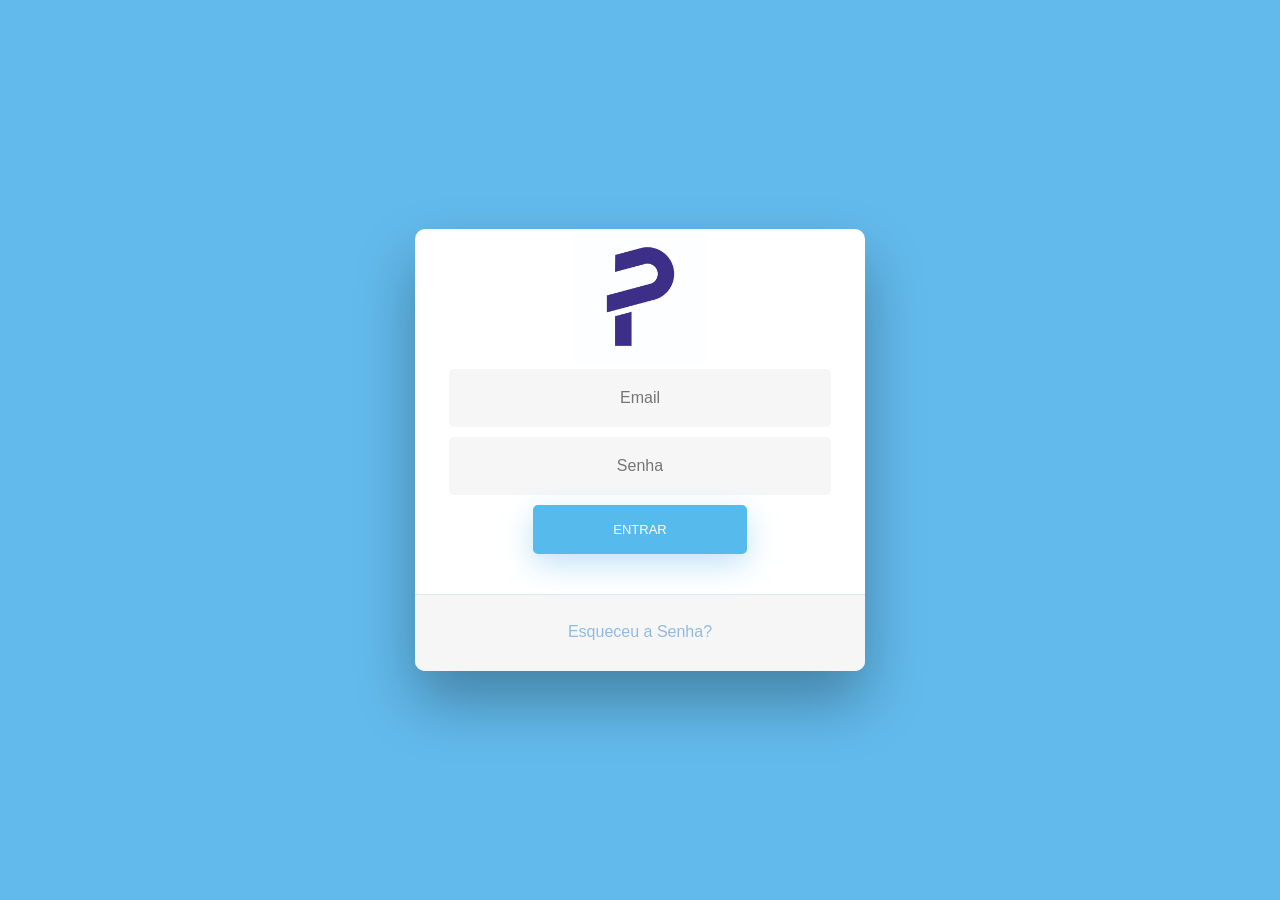
<file: index.html>
<!DOCTYPE html>
<html>
<head>
  <title>Predita</title>
  <link href="https://maxcdn.bootstrapcdn.com/bootstrap/4.0.0/css/bootstrap.min.css" rel="stylesheet">
  <script src="https://maxcdn.bootstrapcdn.com/bootstrap/4.0.0/js/bootstrap.min.js"></script>
  <script src="https://cdnjs.cloudflare.com/ajax/libs/jquery/3.2.1/jquery.min.js"></script>
  <link href="assets/css/style.css" rel="stylesheet">
</head>
<body background="assets/images/background.jpg">
  <div class="wrapper fadeInDown">
    <div id="formContent">
      <div class="fadeIn first">
        <img src="assets/images/logo.jpg" id="icon" alt="User Icon" />
      </div>

      <form id="loginForm">
        <input type="text" id="username" class="fadeIn second" placeholder="Email" required>
        <input type="password" id="password" class="fadeIn third" placeholder="Senha" required>
        <input type="submit" class="fadeIn fourth" value="Entrar">
      </form>

      <div id="formFooter">
        <a class="underlineHover" href="#">Esqueceu a Senha?</a>
      </div>
    </div>
  </div>

  <script>
    document.getElementById("loginForm").addEventListener("submit", async function(event) {
      event.preventDefault();
      const email = document.getElementById("username").value;
      const senha = document.getElementById("password").value;
      const response = await fetch("https://backpredita.onrender.com/api/login",      
       {
        method: "POST",
        headers: {
          "Content-Type": "application/json"
        },
        body: JSON.stringify({ email, senha })
      }
    );

      if (response.ok) {
        window.location.href = "painel.html";
      } else {
        alert("Credenciais inválidas, tente novamente.");
      }
    });
  </script>
</body>
</html>
</file>
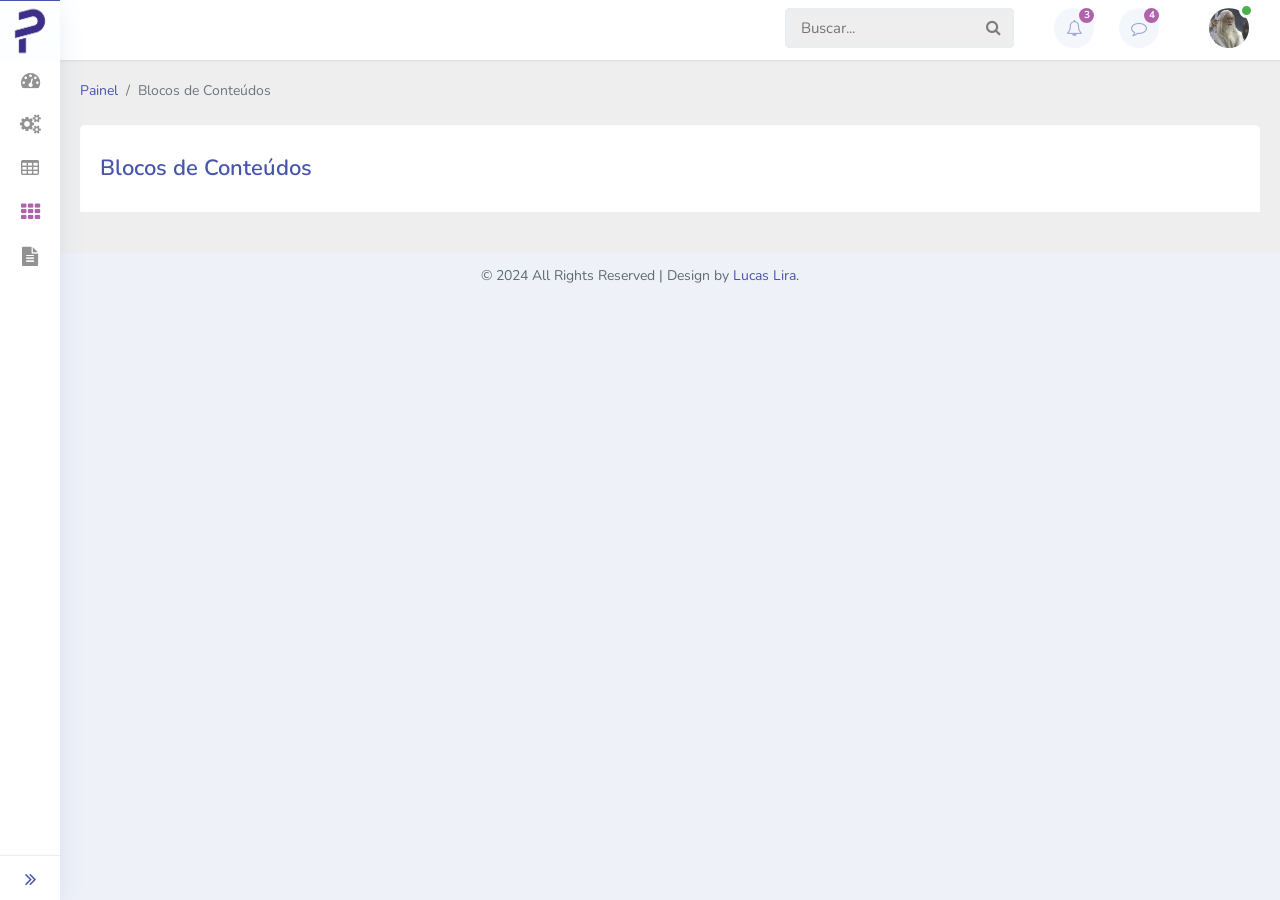
<file: blocks.html>
<!doctype html>
<html lang="en">

<head>
  <!-- Required meta tags -->
  <meta charset="utf-8">
  <meta name="viewport" content="width=device-width, initial-scale=1, shrink-to-fit=no">

  <title>Predita</title>

  <!-- Template CSS -->
  <link rel="stylesheet" href="assets/css/style-starter.css">

  <!-- google fonts -->
  <link href="//fonts.googleapis.com/css?family=Nunito:300,400,600,700,800,900&display=swap" rel="stylesheet">
</head>

<body class="sidebar-menu-collapsed">
<div class="se-pre-con"></div>
<section>
  <!-- sidebar menu start -->
  <div class="sidebar-menu sticky-sidebar-menu">

    <!-- logo start -->
    <div class="logo">
      <h1><a href="painel.html">Predita</a></h1>
    </div>

  <!-- if logo is image enable this -->
    <!-- image logo --
    <div class="logo">
      <a href="painel.html">
        <img src="image-path" alt="Your logo" title="Your logo" class="img-fluid" style="height:35px;" />
      </a>
    </div>
    <!-- //image logo -->

    <div class="logo-icon text-center">
      <a href="painel.html" title="logo"><img src="assets/images/logo.jpg" alt="logo-icon"> </a>
    </div>
    <!-- //logo end -->

    <div class="sidebar-menu-inner">

      <!-- sidebar nav start -->
      <ul class="nav nav-pills nav-stacked custom-nav">
        <li><a href="painel.html"><i class="fa fa-tachometer"></i><span> Painel</span></a>
        </li>
        <li class="menu-list">
          <a href="#"><i class="fa fa-cogs"></i>
            <span>Cliente <i class="lnr lnr-chevron-right"></i></span></a>
          <ul class="sub-menu-list">
            <li><a href="carousels.html">Carroséis</a> </li>
            <li><a href="cards.html">Cartões</a> </li>
            <li><a href="people.html">Colaboradores</a></li>
          </ul>
        </li>
        <li><a href="pricing.html"><i class="fa fa-table"></i> <span>Tabelas</span></a></li>
        <li class="active"><a href="blocks.html"><i class="fa fa-th"></i> <span>Blocos de Conteúdos</span></a></li>
        <li><a href="forms.html"><i class="fa fa-file-text"></i> <span>Cadastros</span></a></li>
      </ul>
      <!-- //sidebar nav end -->
      <!-- toggle button start -->
      <a class="toggle-btn">
        <i class="fa fa-angle-double-left menu-collapsed__left"><span>Esconder</span></i>
        <i class="fa fa-angle-double-right menu-collapsed__right"></i>
      </a>
      <!-- //toggle button end -->
    </div>
  </div>
  <!-- //sidebar menu end -->
  <!-- header-starts -->
  <div class="header sticky-header">

    <!-- notification menu start -->
    <div class="menu-right">
      <div class="navbar user-panel-top">
        <div class="search-box">
          <form action="#search-results.html" method="get">
            <input class="search-input" placeholder="Buscar..." type="search" id="search">
            <button class="search-submit" value=""><span class="fa fa-search"></span></button>
          </form>
        </div>
        <div class="user-dropdown-details d-flex">
          <div class="profile_details_left">
            <ul class="nofitications-dropdown">
              <li class="dropdown">
                <a href="#" class="dropdown-toggle" data-toggle="dropdown" aria-expanded="false"><i
                    class="fa fa-bell-o"></i><span class="badge blue">3</span></a>
                <ul class="dropdown-menu">
                  <li>
                    <div class="notification_header">
                      <h3>Notificações</h3>
                    </div>
                  </li>
                  <li><a href="#" class="grid">
                      <div class="user_img"><img src="assets/images/avatar1.jpg" alt=""></div>
                      <div class="notification_desc">
                        <p>Estagiário</p>
                        <span>Agora mesmo</span>
                      </div>
                    </a></li>
                  <li class="odd"><a href="#" class="grid">
                      <div class="user_img"><img src="assets/images/avatar2.jpg" alt=""></div>
                      <div class="notification_desc">
                        <p>Gerente</p>
                        <span>1 hora atrás</span>
                      </div>
                    </a></li>
                  <li><a href="#" class="grid">
                      <div class="user_img"><img src="assets/images/avatar3.jpg" alt=""></div>
                      <div class="notification_desc">
                        <p>Desenvolvedor</p>
                        <span>2 horas atrás</span>
                      </div>
                    </a></li>
                  <li>
                    <div class="notification_bottom">
                      <a href="#all" class="bg-primary">Ver todas as notificações</a>
                    </div>
                  </li>
                </ul>
              </li>
              <li class="dropdown">
                <a href="#" class="dropdown-toggle" data-toggle="dropdown" aria-expanded="false"><i
                    class="fa fa-comment-o"></i><span class="badge blue">4</span></a>
                <ul class="dropdown-menu">
                  <li>
                    <div class="notification_header">
                      <h3>Mensagens</h3>
                    </div>
                  </li>
                  <li><a href="#" class="grid">
                      <div class="user_img"><img src="assets/images/avatar1.jpg" alt=""></div>
                      <div class="notification_desc">
                        <p>Estagiário</p>
                        <span>Agora mesmo</span>
                      </div>
                    </a></li>
                  <li class="odd"><a href="#" class="grid">
                      <div class="user_img"><img src="assets/images/avatar2.jpg" alt=""></div>
                      <div class="notification_desc">
                        <p>Gerente</p>
                        <span>1 hora atrás</span>
                      </div>
                    </a></li>
                  <li><a href="#" class="grid">
                      <div class="user_img"><img src="assets/images/avatar3.jpg" alt=""></div>
                      <div class="notification_desc">
                        <p>Desenvolvedor</p>
                        <span>2 horas atrás</span>
                      </div>
                    </a></li>
                  <li><a href="#" class="grid">
                      <div class="user_img"><img src="assets/images/avatar1.jpg" alt=""></div>
                      <div class="notification_desc">
                        <p>Estagiário</p>
                        <span>4 horas atrás</span>
                      </div>
                    </a></li>
                  <li>
                    <div class="notification_bottom">
                      <a href="#all" class="bg-primary">Ver todas as Mensagens</a>
                    </div>
                  </li>
                </ul>
              </li>
            </ul>
          </div>
          <div class="profile_details">
            <ul>
              <li class="dropdown profile_details_drop">
                <a href="#" class="dropdown-toggle" data-toggle="dropdown" id="dropdownMenu3" aria-haspopup="true"
                  aria-expanded="false">
                  <div class="profile_img">
                    <img src="assets/images/profileimg.jpg" class="rounded-circle" alt="" />
                    <div class="user-active">
                      <span></span>
                    </div>
                  </div>
                </a>
                <ul class="dropdown-menu drp-mnu" aria-labelledby="dropdownMenu3">
                  <li class="user-info">
                    <h5 class="user-name">Lucas</h5>
                    <span class="status ml-2">Disponível</span>
                  </li>
                  <li> <a href="#"><i class="lnr lnr-user"></i>Meu Perfil</a> </li>
                  <li> <a href="#"><i class="lnr lnr-cog"></i>Configuração</a> </li>
                  <li class="logout"> <a href="index.html"><i class="fa fa-power-off"></i>Sair</a> </li>
                </ul>
              </li>
            </ul>
          </div>
        </div>
      </div>
    </div>
    <!--notification menu end -->
  </div>
  <!-- //header-ends -->
<!-- main content start -->
<div class="main-content">

  <!-- content -->
  <div class="container-fluid content-top-gap">

    <!-- breadcrumbs -->
    <nav aria-label="breadcrumb" class="mb-4">
      <ol class="breadcrumb my-breadcrumb">
        <li class="breadcrumb-item"><a href="painel.html">Painel</a></li>
        <li class="breadcrumb-item active" aria-current="page">Blocos de Conteúdos</li>
      </ol>
    </nav>
    <!-- //breadcrumbs -->

    <!-- card heading -->
    <div class="cards__heading">
      <h3>Blocos de Conteúdos</h3>
    </div>
    <!-- //card heading -->
  </div>
  <!-- //content -->
</div>
<!-- main content end-->
<!--footer section start-->
<footer class="dashboard">
  <p>&copy 2024 All Rights Reserved | Design by <a href="https://github.com/luqinias" target="_blank"
      class="text-primary">Lucas Lira.</a></p>
</footer>
<!--footer section end-->
<!-- move top -->
<button onclick="topFunction()" id="movetop" class="bg-primary" title="Go to top">
  <span class="fa fa-angle-up"></span>
</button>
<script>
  // When the user scrolls down 20px from the top of the document, show the button
  window.onscroll = function () {
    scrollFunction()
  };

  function scrollFunction() {
    if (document.body.scrollTop > 20 || document.documentElement.scrollTop > 20) {
      document.getElementById("movetop").style.display = "block";
    } else {
      document.getElementById("movetop").style.display = "none";
    }
  }

  // When the user clicks on the button, scroll to the top of the document
  function topFunction() {
    document.body.scrollTop = 0;
    document.documentElement.scrollTop = 0;
  }
</script>
<!-- /move top -->


<script src="assets/js/jquery-3.3.1.min.js"></script>
<script src="assets/js/jquery-1.10.2.min.js"></script>

<!-- chart js -->
<script src="assets/js/Chart.min.js"></script>
<script src="assets/js/utils.js"></script>
<!-- //chart js -->

<!-- Different scripts of charts.  Ex.Barchart, Linechart -->
<script src="assets/js/bar.js"></script>
<script src="assets/js/linechart.js"></script>
<!-- //Different scripts of charts.  Ex.Barchart, Linechart -->


<script src="assets/js/jquery.nicescroll.js"></script>
<script src="assets/js/scripts.js"></script>

<!-- close script -->
<script>
  var closebtns = document.getElementsByClassName("close-grid");
  var i;

  for (i = 0; i < closebtns.length; i++) {
    closebtns[i].addEventListener("click", function () {
      this.parentElement.style.display = 'none';
    });
  }
</script>
<!-- //close script -->

<!-- disable body scroll when navbar is in active -->
<script>
  $(function () {
    $('.sidebar-menu-collapsed').click(function () {
      $('body').toggleClass('noscroll');
    })
  });
</script>
<!-- disable body scroll when navbar is in active -->

 <!-- loading-gif Js -->
 <script src="assets/js/modernizr.js"></script>
 <script>
     $(window).load(function () {
         // Animate loader off screen
         $(".se-pre-con").fadeOut("slow");;
     });
 </script>
 <!--// loading-gif Js -->

<!-- Bootstrap Core JavaScript -->
<script src="assets/js/bootstrap.min.js"></script>

</body>

</html>
</file>
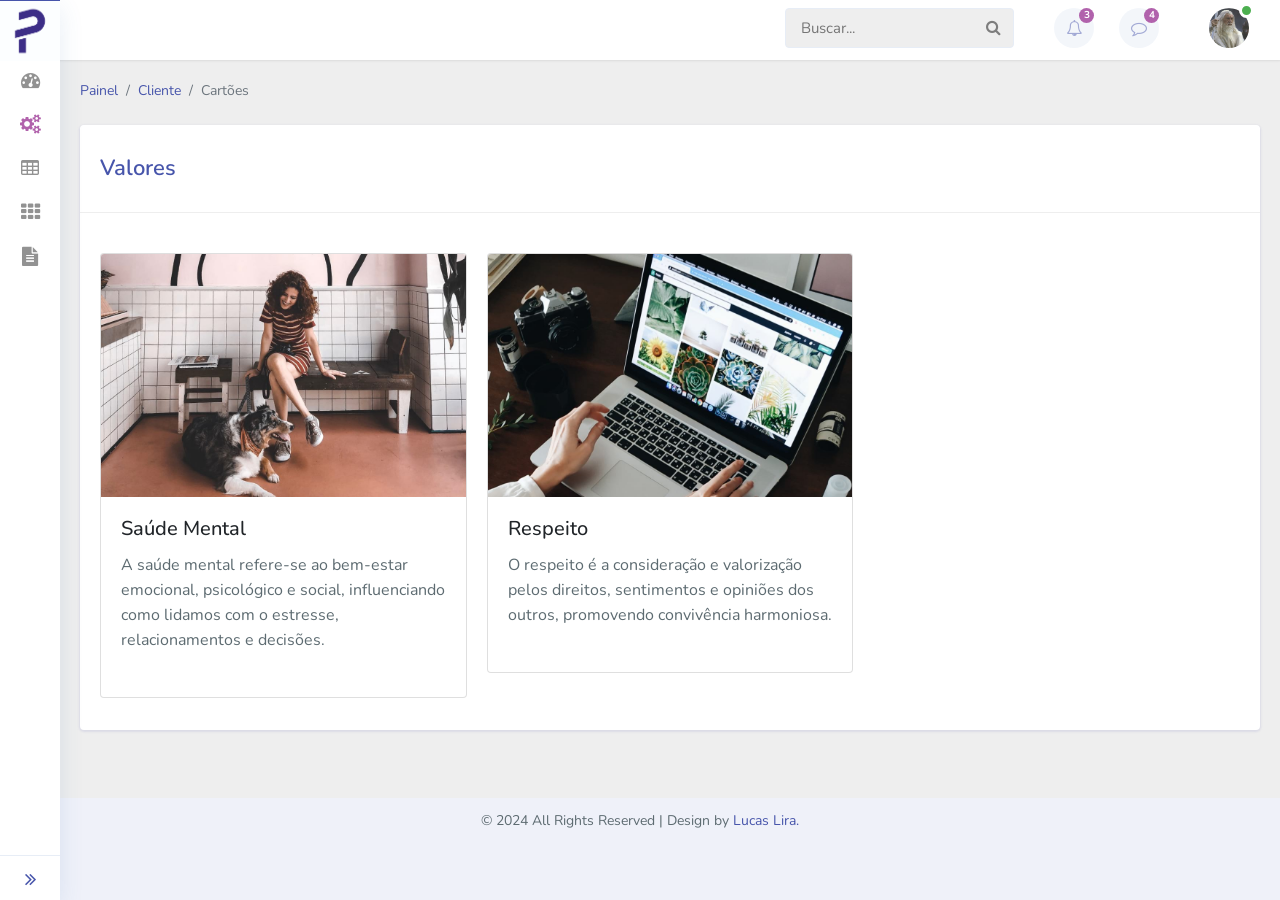
<file: cards.html>
<!doctype html>
<html lang="en">

<head>
  <!-- Required meta tags -->
  <meta charset="utf-8">
  <meta name="viewport" content="width=device-width, initial-scale=1, shrink-to-fit=no">

  <title>Predita</title>

  <!-- Template CSS -->
  <link rel="stylesheet" href="assets/css/style-starter.css">

  <!-- google fonts -->
  <link href="//fonts.googleapis.com/css?family=Nunito:300,400,600,700,800,900&display=swap" rel="stylesheet">
</head>

<body class="sidebar-menu-collapsed">
<div class="se-pre-con"></div>
<section>
  <!-- sidebar menu start -->
  <div class="sidebar-menu sticky-sidebar-menu">

    <!-- logo start -->
    <div class="logo">
      <h1><a href="painel.html">Predita</a></h1>
    </div>

  <!-- if logo is image enable this -->
    <!-- image logo --
    <div class="logo">
      <a href="painel.html">
        <img src="image-path" alt="Your logo" title="Your logo" class="img-fluid" style="height:35px;" />
      </a>
    </div>
    <!-- //image logo -->

    <div class="logo-icon text-center">
      <a href="painel.html" title="logo"><img src="assets/images/logo.jpg" alt="logo-icon"> </a>
    </div>
    <!-- //logo end -->

    <div class="sidebar-menu-inner">

      <!-- sidebar nav start -->
      <ul class="nav nav-pills nav-stacked custom-nav">
        <li><a href="painel.html"><i class="fa fa-tachometer"></i><span> Painel</span></a>
        </li>
        <li class="menu-list active">
          <a href="#"><i class="fa fa-cogs"></i>
            <span>Cliente<i class="lnr lnr-chevron-right"></i></span></a>
          <ul class="sub-menu-list">
            <li><a href="carousels.html">Carroséis</a> </li>
            <li><a href="cards.html">Cartões</a> </li>
            <li><a href="people.html">Colaboradores</a></li>
          </ul>
        </li>
        <li><a href="pricing.html"><i class="fa fa-table"></i> <span>Tabelas</span></a></li>
        <li><a href="blocks.html"><i class="fa fa-th"></i> <span>Blocos de Conteúdos</span></a></li>
        <li><a href="forms.html"><i class="fa fa-file-text"></i> <span>Cadastros</span></a></li>
      </ul>
      <!-- //sidebar nav end -->
      <!-- toggle button start -->
      <a class="toggle-btn">
        <i class="fa fa-angle-double-left menu-collapsed__left"><span>Esconder</span></i>
        <i class="fa fa-angle-double-right menu-collapsed__right"></i>
      </a>
      <!-- //toggle button end -->
    </div>
  </div>
  <!-- //sidebar menu end -->
  <!-- header-starts -->
  <div class="header sticky-header">

    <!-- notification menu start -->
    <div class="menu-right">
      <div class="navbar user-panel-top">
        <div class="search-box">
          <form action="#search-results.html" method="get">
            <input class="search-input" placeholder="Buscar..." type="search" id="search">
            <button class="search-submit" value=""><span class="fa fa-search"></span></button>
          </form>
        </div>
        <div class="user-dropdown-details d-flex">
          <div class="profile_details_left">
            <ul class="nofitications-dropdown">
              <li class="dropdown">
                <a href="#" class="dropdown-toggle" data-toggle="dropdown" aria-expanded="false"><i
                    class="fa fa-bell-o"></i><span class="badge blue">3</span></a>
                <ul class="dropdown-menu">
                  <li>
                    <div class="notification_header">
                      <h3>Notificações</h3>
                    </div>
                  </li>
                  <li><a href="#" class="grid">
                      <div class="user_img"><img src="assets/images/avatar1.jpg" alt=""></div>
                      <div class="notification_desc">
                        <p>Estagiário</p>
                        <span>Agora mesmo</span>
                      </div>
                    </a></li>
                  <li class="odd"><a href="#" class="grid">
                      <div class="user_img"><img src="assets/images/avatar2.jpg" alt=""></div>
                      <div class="notification_desc">
                        <p>Gerente</p>
                        <span>1 hora atrás</span>
                      </div>
                    </a></li>
                  <li><a href="#" class="grid">
                      <div class="user_img"><img src="assets/images/avatar3.jpg" alt=""></div>
                      <div class="notification_desc">
                        <p>Desenvolvedor</p>
                        <span>2 horas atrás</span>
                      </div>
                    </a></li>
                  <li>
                    <div class="notification_bottom">
                      <a href="#all" class="bg-primary">Ver todas as notificações</a>
                    </div>
                  </li>
                </ul>
              </li>
              <li class="dropdown">
                <a href="#" class="dropdown-toggle" data-toggle="dropdown" aria-expanded="false"><i
                    class="fa fa-comment-o"></i><span class="badge blue">4</span></a>
                <ul class="dropdown-menu">
                  <li>
                    <div class="notification_header">
                      <h3>Mensagens</h3>
                    </div>
                  </li>
                  <li><a href="#" class="grid">
                      <div class="user_img"><img src="assets/images/avatar1.jpg" alt=""></div>
                      <div class="notification_desc">
                        <p>Estagiário</p>
                        <span>Agora mesmo</span>
                      </div>
                    </a></li>
                  <li class="odd"><a href="#" class="grid">
                      <div class="user_img"><img src="assets/images/avatar2.jpg" alt=""></div>
                      <div class="notification_desc">
                        <p>Gerente</p>
                        <span>1 hora atrás</span>
                      </div>
                    </a></li>
                  <li><a href="#" class="grid">
                      <div class="user_img"><img src="assets/images/avatar3.jpg" alt=""></div>
                      <div class="notification_desc">
                        <p>Desenvolvedor</p>
                        <span>2 horas atrás</span>
                      </div>
                    </a></li>
                  <li><a href="#" class="grid">
                      <div class="user_img"><img src="assets/images/avatar1.jpg" alt=""></div>
                      <div class="notification_desc">
                        <p>Estagiário</p>
                        <span>4 horas atrás</span>
                      </div>
                    </a></li>
                  <li>
                    <div class="notification_bottom">
                      <a href="#all" class="bg-primary">Ver todas as Mensagens</a>
                    </div>
                  </li>
                </ul>
              </li>
            </ul>
          </div>
          <div class="profile_details">
            <ul>
              <li class="dropdown profile_details_drop">
                <a href="#" class="dropdown-toggle" data-toggle="dropdown" id="dropdownMenu3" aria-haspopup="true"
                  aria-expanded="false">
                  <div class="profile_img">
                    <img src="assets/images/profileimg.jpg" class="rounded-circle" alt="" />
                    <div class="user-active">
                      <span></span>
                    </div>
                  </div>
                </a>
                <ul class="dropdown-menu drp-mnu" aria-labelledby="dropdownMenu3">
                  <li class="user-info">
                    <h5 class="user-name">Lucas</h5>
                    <span class="status ml-2">Disponível</span>
                  </li>
                  <li> <a href="#"><i class="lnr lnr-user"></i>Meu Perfil</a> </li>
                  <li> <a href="#"><i class="lnr lnr-cog"></i>Configuração</a> </li>
                  <li class="logout"> <a href="index.html"><i class="fa fa-power-off"></i>Sair</a> </li>
                </ul>
              </li>
            </ul>
          </div>
        </div>
      </div>
    </div>
    <!--notification menu end -->
  </div>
  <!-- //header-ends -->
  <!-- main content start -->
  <div class="main-content">
    <!-- content -->
    <div class="container-fluid content-top-gap">
      <!-- breadcrumbs -->
      <nav aria-label="breadcrumb" class="mb-4">
        <ol class="breadcrumb my-breadcrumb">
          <li class="breadcrumb-item"><a href="painel.html">Painel</a></li>
          <li class="breadcrumb-item"><a href="#">Cliente</a></li>
          <li class="breadcrumb-item active" aria-current="page">Cartões</li>
        </ol>
      </nav>
      <!-- //breadcrumbs -->
      <!-- cards -->
      <section class="template-cards">
        <!-- Card Columns -->
        <div class="card card_border mb-5">
          <div class="cards__heading">
            <h3>Valores</h3>
          </div>
          <div class="card-body">
            <div class="card-columns">
              <div class="card">
                <img src="assets/images/cart.jpg" class="card-img-top" alt="...">
                <div class="card-body">
                  <h5 class="card-title">Saúde Mental</h5>
                  <p class="card-text mb-4">A saúde mental refere-se ao bem-estar emocional, psicológico e social, influenciando como 
                    lidamos com o estresse, relacionamentos e decisões.</p>
                </div>
              </div>
              <div class="card">
                <img src="assets/images/template2.jpg" class="card-img-top" alt="...">
                <div class="card-body">
                  <h5 class="card-title">Respeito</h5>
                  <p class="card-text  mb-4">O respeito é a consideração e valorização pelos direitos, sentimentos e 
                    opiniões dos outros, promovendo convivência harmoniosa.
                  </p>
                </div>
              </div>
            </div>
          </div>
        </div>
        <!-- /Card Columns -->

        
      </section>
      <!-- //cards -->

    </div>
    <!-- //content -->
  </div>
  <!-- main content end-->
<!--footer section start-->
<footer class="dashboard">
  <p>&copy 2024 All Rights Reserved | Design by <a href="https://github.com/luqinias" target="_blank"
      class="text-primary">Lucas Lira.</a></p>
</footer>
<!--footer section end-->
<!-- move top -->
<button onclick="topFunction()" id="movetop" class="bg-primary" title="Go to top">
  <span class="fa fa-angle-up"></span>
</button>
<script>
  // When the user scrolls down 20px from the top of the document, show the button
  window.onscroll = function () {
    scrollFunction()
  };

  function scrollFunction() {
    if (document.body.scrollTop > 20 || document.documentElement.scrollTop > 20) {
      document.getElementById("movetop").style.display = "block";
    } else {
      document.getElementById("movetop").style.display = "none";
    }
  }

  // When the user clicks on the button, scroll to the top of the document
  function topFunction() {
    document.body.scrollTop = 0;
    document.documentElement.scrollTop = 0;
  }
</script>
<!-- /move top -->


<script src="assets/js/jquery-3.3.1.min.js"></script>
<script src="assets/js/jquery-1.10.2.min.js"></script>

<!-- chart js -->
<script src="assets/js/Chart.min.js"></script>
<script src="assets/js/utils.js"></script>
<!-- //chart js -->

<!-- Different scripts of charts.  Ex.Barchart, Linechart -->
<script src="assets/js/bar.js"></script>
<script src="assets/js/linechart.js"></script>
<!-- //Different scripts of charts.  Ex.Barchart, Linechart -->


<script src="assets/js/jquery.nicescroll.js"></script>
<script src="assets/js/scripts.js"></script>

<!-- close script -->
<script>
  var closebtns = document.getElementsByClassName("close-grid");
  var i;

  for (i = 0; i < closebtns.length; i++) {
    closebtns[i].addEventListener("click", function () {
      this.parentElement.style.display = 'none';
    });
  }
</script>
<!-- //close script -->

<!-- disable body scroll when navbar is in active -->
<script>
  $(function () {
    $('.sidebar-menu-collapsed').click(function () {
      $('body').toggleClass('noscroll');
    })
  });
</script>
<!-- disable body scroll when navbar is in active -->

 <!-- loading-gif Js -->
 <script src="assets/js/modernizr.js"></script>
 <script>
     $(window).load(function () {
         // Animate loader off screen
         $(".se-pre-con").fadeOut("slow");;
     });
 </script>
 <!--// loading-gif Js -->

<!-- Bootstrap Core JavaScript -->
<script src="assets/js/bootstrap.min.js"></script>


</body>

</html>
</file>
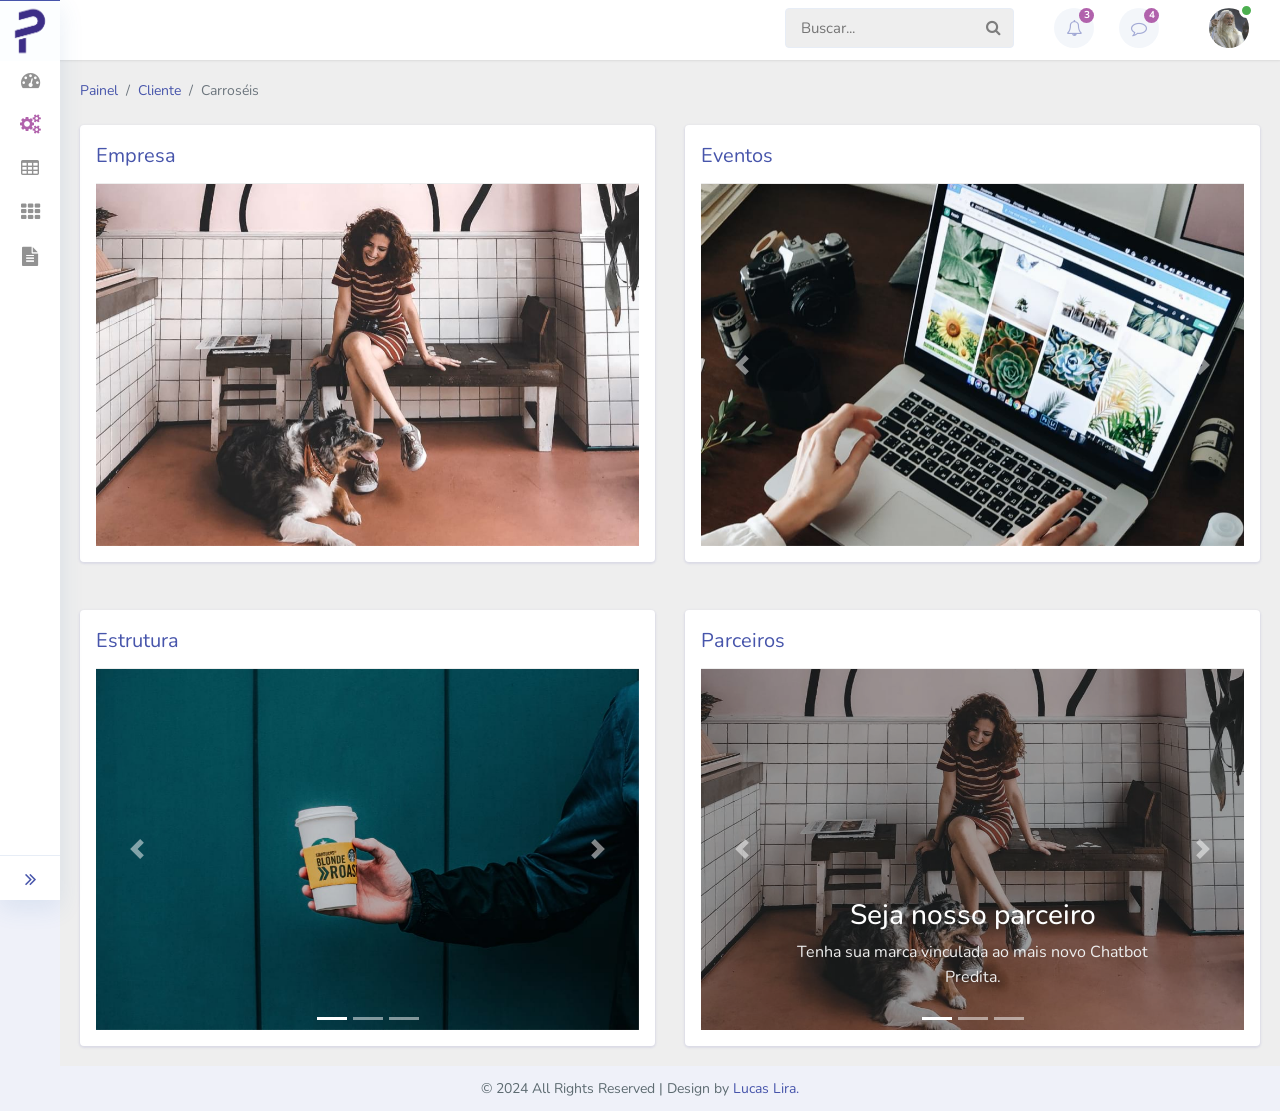
<file: carousels.html>
<!doctype html>
<html lang="en">

<head>
  <!-- Required meta tags -->
  <meta charset="utf-8">
  <meta name="viewport" content="width=device-width, initial-scale=1, shrink-to-fit=no">

  <title>Predita</title>

  <!-- Template CSS -->
  <link rel="stylesheet" href="assets/css/style-starter.css">

  <!-- google fonts -->
  <link href="//fonts.googleapis.com/css?family=Nunito:300,400,600,700,800,900&display=swap" rel="stylesheet">
</head>

<body class="sidebar-menu-collapsed">
  <div class="se-pre-con"></div>
<section>
  <!-- sidebar menu start -->
  <div class="sidebar-menu sticky-sidebar-menu">

    <!-- logo start -->
    <div class="logo">
      <h1><a href="painel.html">Predita</a></h1>
    </div>

  <!-- if logo is image enable this -->
    <!-- image logo --
    <div class="logo">
      <a href="painel.html">
        <img src="image-path" alt="Your logo" title="Your logo" class="img-fluid" style="height:35px;" />
      </a>
    </div>
    <!-- //image logo -->

    <div class="logo-icon text-center">
      <a href="painel.html" title="logo"><img src="assets/images/logo.jpg" alt="logo-icon"> </a>
    </div>
    <!-- //logo end -->

    <div class="sidebar-menu-inner">

      <!-- sidebar nav start -->
      <ul class="nav nav-pills nav-stacked custom-nav">
        <li><a href="painel.html"><i class="fa fa-tachometer"></i><span> Painel</span></a>
        </li>
        <li class="menu-list active">
          <a href="#"><i class="fa fa-cogs"></i>
            <span>Cliente<i class="lnr lnr-chevron-right"></i></span></a>
          <ul class="sub-menu-list">
            <li><a href="carousels.html">Carroséis</a> </li>
            <li><a href="cards.html">Cartões</a> </li>
            <li><a href="people.html">Colaboradores</a></li>
          </ul>
        </li>
        <li><a href="pricing.html"><i class="fa fa-table"></i> <span>Tabelas</span></a></li>
        <li><a href="blocks.html"><i class="fa fa-th"></i> <span>Blocos de Conteúdos</span></a></li>
        <li><a href="forms.html"><i class="fa fa-file-text"></i> <span>Cadastros</span></a></li>
      </ul>
      <!-- //sidebar nav end -->
      <!-- toggle button start -->
      <a class="toggle-btn">
        <i class="fa fa-angle-double-left menu-collapsed__left"><span>Esconder</span></i>
        <i class="fa fa-angle-double-right menu-collapsed__right"></i>
      </a>
      <!-- //toggle button end -->
    </div>
  </div>
  <!-- //sidebar menu end -->
  <!-- header-starts -->
  <div class="header sticky-header">

    <!-- notification menu start -->
    <!-- notification menu start -->
    <div class="menu-right">
      <div class="navbar user-panel-top">
        <div class="search-box">
          <form action="#search-results.html" method="get">
            <input class="search-input" placeholder="Buscar..." type="search" id="search">
            <button class="search-submit" value=""><span class="fa fa-search"></span></button>
          </form>
        </div>
        <div class="user-dropdown-details d-flex">
          <div class="profile_details_left">
            <ul class="nofitications-dropdown">
              <li class="dropdown">
                <a href="#" class="dropdown-toggle" data-toggle="dropdown" aria-expanded="false"><i
                    class="fa fa-bell-o"></i><span class="badge blue">3</span></a>
                <ul class="dropdown-menu">
                  <li>
                    <div class="notification_header">
                      <h3>Notificações</h3>
                    </div>
                  </li>
                  <li><a href="#" class="grid">
                      <div class="user_img"><img src="assets/images/avatar1.jpg" alt=""></div>
                      <div class="notification_desc">
                        <p>Estagiário</p>
                        <span>Agora mesmo</span>
                      </div>
                    </a></li>
                  <li class="odd"><a href="#" class="grid">
                      <div class="user_img"><img src="assets/images/avatar2.jpg" alt=""></div>
                      <div class="notification_desc">
                        <p>Gerente</p>
                        <span>1 hora atrás</span>
                      </div>
                    </a></li>
                  <li><a href="#" class="grid">
                      <div class="user_img"><img src="assets/images/avatar3.jpg" alt=""></div>
                      <div class="notification_desc">
                        <p>Desenvolvedor</p>
                        <span>2 horas atrás</span>
                      </div>
                    </a></li>
                  <li>
                    <div class="notification_bottom">
                      <a href="#all" class="bg-primary">Ver todas as notificações</a>
                    </div>
                  </li>
                </ul>
              </li>
              <li class="dropdown">
                <a href="#" class="dropdown-toggle" data-toggle="dropdown" aria-expanded="false"><i
                    class="fa fa-comment-o"></i><span class="badge blue">4</span></a>
                <ul class="dropdown-menu">
                  <li>
                    <div class="notification_header">
                      <h3>Mensagens</h3>
                    </div>
                  </li>
                  <li><a href="#" class="grid">
                      <div class="user_img"><img src="assets/images/avatar1.jpg" alt=""></div>
                      <div class="notification_desc">
                        <p>Estagiário</p>
                        <span>Agora mesmo</span>
                      </div>
                    </a></li>
                  <li class="odd"><a href="#" class="grid">
                      <div class="user_img"><img src="assets/images/avatar2.jpg" alt=""></div>
                      <div class="notification_desc">
                        <p>Gerente</p>
                        <span>1 hora atrás</span>
                      </div>
                    </a></li>
                  <li><a href="#" class="grid">
                      <div class="user_img"><img src="assets/images/avatar3.jpg" alt=""></div>
                      <div class="notification_desc">
                        <p>Desenvolvedor</p>
                        <span>2 horas atrás</span>
                      </div>
                    </a></li>
                  <li><a href="#" class="grid">
                      <div class="user_img"><img src="assets/images/avatar1.jpg" alt=""></div>
                      <div class="notification_desc">
                        <p>Estagiário</p>
                        <span>4 horas atrás</span>
                      </div>
                    </a></li>
                  <li>
                    <div class="notification_bottom">
                      <a href="#all" class="bg-primary">Ver todas as Mensagens</a>
                    </div>
                  </li>
                </ul>
              </li>
            </ul>
          </div>
          <div class="profile_details">
            <ul>
              <li class="dropdown profile_details_drop">
                <a href="#" class="dropdown-toggle" data-toggle="dropdown" id="dropdownMenu3" aria-haspopup="true"
                  aria-expanded="false">
                  <div class="profile_img">
                    <img src="assets/images/profileimg.jpg" class="rounded-circle" alt="" />
                    <div class="user-active">
                      <span></span>
                    </div>
                  </div>
                </a>
                <ul class="dropdown-menu drp-mnu" aria-labelledby="dropdownMenu3">
                  <li class="user-info">
                    <h5 class="user-name">Lucas</h5>
                    <span class="status ml-2">Disponível</span>
                  </li>
                  <li> <a href="#"><i class="lnr lnr-user"></i>Meu Perfil</a> </li>
                  <li> <a href="#"><i class="lnr lnr-cog"></i>Configuração</a> </li>
                  <li class="logout"> <a href="index.html"><i class="fa fa-power-off"></i>Sair</a> </li>
                </ul>
              </li>
            </ul>
          </div>
        </div>
      </div>
    </div>
    <!--notification menu end -->
  </div>
  <!-- //header-ends -->
  <!-- main content start -->
<div class="main-content">

  <!-- content -->
  <div class="container-fluid content-top-gap">

    <!-- breadcrumbs -->
    <nav aria-label="breadcrumb" class="mb-4">
      <ol class="breadcrumb my-breadcrumb">
        <li class="breadcrumb-item"><a href="painel.html">Painel</a></li>
        <li class="breadcrumb-item"><a href="#">Cliente</a></li>
        <li class="breadcrumb-item active" aria-current="page">Carroséis</li>
      </ol>
    </nav>
    <!-- //breadcrumbs -->

    <!-- carousels -->
    <div class="row">
      <div class="col-lg-6">
        <div class="p-3 card card_border">
          <div class="pl-0 pt-0 card-header chart-grid__header">
            Empresa
          </div>
          <div id="carouselExampleSlidesOnly" class="carousel slide" data-ride="carousel">
            <div class="carousel-inner">
              <div class="carousel-item active">
                <img src="assets/images/cart.jpg" class="d-block w-100" alt="...">
              </div>
              <div class="carousel-item">
                <img src="assets/images/template2.jpg" class="d-block w-100" alt="...">
              </div>
              <div class="carousel-item">
                <img src="assets/images/dashboard.jpg" class="d-block w-100" alt="...">
              </div>
            </div>
          </div>
        </div>
      </div>
      <div class="col-lg-6 mt-lg-0 mt-5">
        <div class="p-3 card card_border">
          <div class="pl-0 pt-0 card-header chart-grid__header">
            Eventos
          </div>

          <div id="carouselExampleControls" class="carousel slide" data-ride="carousel">
            <div class="carousel-inner">
              <div class="carousel-item active">
                <img src="assets/images/template2.jpg" class="d-block w-100" alt="...">
              </div>
              <div class="carousel-item">
                <img src="assets/images/dashboard.jpg" class="d-block w-100" alt="...">
              </div>
              <div class="carousel-item">
                <img src="assets/images/cart.jpg" class="d-block w-100" alt="...">
              </div>
            </div>
            <a class="carousel-control-prev" href="#carouselExampleControls" role="button" data-slide="prev">
              <span class="carousel-control-prev-icon" aria-hidden="true"></span>
              <span class="sr-only">Anterior</span>
            </a>
            <a class="carousel-control-next" href="#carouselExampleControls" role="button" data-slide="next">
              <span class="carousel-control-next-icon" aria-hidden="true"></span>
              <span class="sr-only">Próximo</span>
            </a>
          </div>
        </div>
      </div>
    </div>


    <div class="row">
      <div class="col-lg-6 mt-5">
        <div class="p-3 card card_border">
          <div class="pl-0 pt-0 card-header chart-grid__header">
            Estrutura
          </div>
          <div id="carouselExampleIndicators" class="carousel slide" data-ride="carousel">
            <ol class="carousel-indicators">
              <li data-target="#carouselExampleIndicators" data-slide-to="0" class="active"></li>
              <li data-target="#carouselExampleIndicators" data-slide-to="1"></li>
              <li data-target="#carouselExampleIndicators" data-slide-to="2"></li>
            </ol>
            <div class="carousel-inner">
              <div class="carousel-item active">
                <img src="assets/images/dashboard.jpg" class="d-block w-100" alt="...">
              </div>
              <div class="carousel-item">
                <img src="assets/images/cart.jpg" class="d-block w-100" alt="...">
              </div>
              <div class="carousel-item">
                <img src="assets/images/template2.jpg" class="d-block w-100" alt="...">
              </div>
            </div>
            <a class="carousel-control-prev" href="#carouselExampleIndicators" role="button" data-slide="prev">
              <span class="carousel-control-prev-icon" aria-hidden="true"></span>
              <span class="sr-only">Anterior</span>
            </a>
            <a class="carousel-control-next" href="#carouselExampleIndicators" role="button" data-slide="next">
              <span class="carousel-control-next-icon" aria-hidden="true"></span>
              <span class="sr-only">Próximo</span>
            </a>
          </div>
        </div>
      </div>
      <div class="col-lg-6 mt-5">
        <div class="p-3 card card_border">
          <div class="pl-0 pt-0 card-header chart-grid__header">
            Parceiros
          </div>

          <div id="carouselExampleCaptions" class="carousel slide" data-ride="carousel">
            <ol class="carousel-indicators">
              <li data-target="#carouselExampleCaptions" data-slide-to="0" class="active"></li>
              <li data-target="#carouselExampleCaptions" data-slide-to="1"></li>
              <li data-target="#carouselExampleCaptions" data-slide-to="2"></li>
            </ol>
            <div class="carousel-inner">
              <div class="carousel-item active layer">
                <img src="assets/images/cart.jpg" class="d-block w-100" alt="...">
                <div class="carousel-caption d-none d-md-block">
                  <h3>Seja nosso parceiro</h3>
                  <p>Tenha sua marca vinculada ao mais novo Chatbot Predita.</p>
                </div>
              </div>
              <div class="carousel-item layer">
                <img src="assets/images/template2.jpg" class="d-block w-100" alt="...">
                <div class="carousel-caption d-none d-md-block">
                  <h3>Entre em contato</h3>
                  <p>Saiba como você pode ter sua logo exibida para as maiores empresas nacionais.</p>
                </div>
              </div>
              <div class="carousel-item layer">
                <img src="assets/images/dashboard.jpg" class="d-block w-100" alt="...">
                <div class="carousel-caption d-none d-md-block">
                  <h3>Ferramentas para facilitar seu negócio</h3>
                  <p>Leve junto todas as ferramentas Predita.</p>
                </div>
              </div>
            </div>
            <a class="carousel-control-prev" href="#carouselExampleCaptions" role="button" data-slide="prev">
              <span class="carousel-control-prev-icon" aria-hidden="true"></span>
              <span class="sr-only">Anterior</span>
            </a>
            <a class="carousel-control-next" href="#carouselExampleCaptions" role="button" data-slide="next">
              <span class="carousel-control-next-icon" aria-hidden="true"></span>
              <span class="sr-only">Próximo</span>
            </a>
          </div>
        </div>
      </div>
    </div>
    <!-- carousels -->


  </div>
  <!-- //content -->

</div>
<!-- main content end-->
</section>
  <!--footer section start-->
<footer class="dashboard">
  <p>&copy 2024 All Rights Reserved | Design by <a href="https://github.com/luqinias" target="_blank"
      class="text-primary">Lucas Lira.</a></p>
</footer>
<!--footer section end-->
<!-- move top -->
<button onclick="topFunction()" id="movetop" class="bg-primary" title="Go to top">
  <span class="fa fa-angle-up"></span>
</button>
<script>
  // When the user scrolls down 20px from the top of the document, show the button
  window.onscroll = function () {
    scrollFunction()
  };

  function scrollFunction() {
    if (document.body.scrollTop > 20 || document.documentElement.scrollTop > 20) {
      document.getElementById("movetop").style.display = "block";
    } else {
      document.getElementById("movetop").style.display = "none";
    }
  }

  // When the user clicks on the button, scroll to the top of the document
  function topFunction() {
    document.body.scrollTop = 0;
    document.documentElement.scrollTop = 0;
  }
</script>
<!-- /move top -->


<script src="assets/js/jquery-3.3.1.min.js"></script>
<script src="assets/js/jquery-1.10.2.min.js"></script>

<!-- chart js -->
<script src="assets/js/Chart.min.js"></script>
<script src="assets/js/utils.js"></script>
<!-- //chart js -->

<!-- Different scripts of charts.  Ex.Barchart, Linechart -->
<script src="assets/js/bar.js"></script>
<script src="assets/js/linechart.js"></script>
<!-- //Different scripts of charts.  Ex.Barchart, Linechart -->


<script src="assets/js/jquery.nicescroll.js"></script>
<script src="assets/js/scripts.js"></script>

<!-- close script -->
<script>
  var closebtns = document.getElementsByClassName("close-grid");
  var i;

  for (i = 0; i < closebtns.length; i++) {
    closebtns[i].addEventListener("click", function () {
      this.parentElement.style.display = 'none';
    });
  }
</script>
<!-- //close script -->

<!-- disable body scroll when navbar is in active -->
<script>
  $(function () {
    $('.sidebar-menu-collapsed').click(function () {
      $('body').toggleClass('noscroll');
    })
  });
</script>
<!-- disable body scroll when navbar is in active -->

 <!-- loading-gif Js -->
 <script src="assets/js/modernizr.js"></script>
 <script>
     $(window).load(function () {
         // Animate loader off screen
         $(".se-pre-con").fadeOut("slow");;
     });
 </script>
 <!--// loading-gif Js -->

<!-- Bootstrap Core JavaScript -->
<script src="assets/js/bootstrap.min.js"></script>

</body>

</html>
</file>
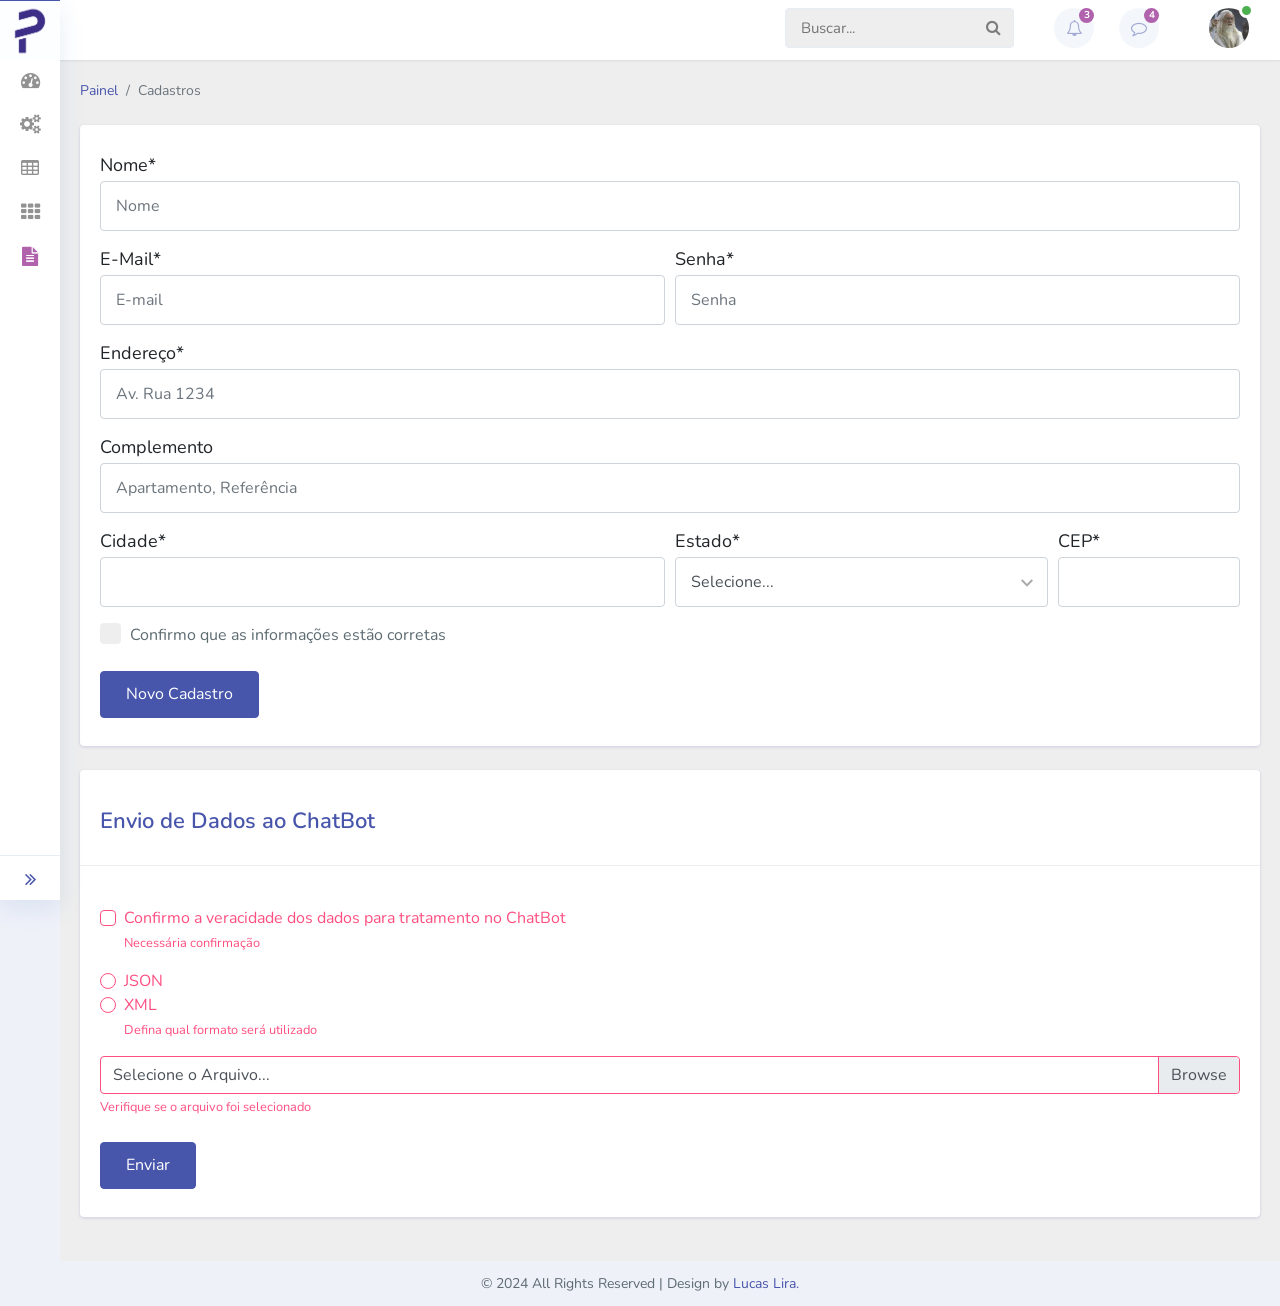
<file: forms.html>
<!doctype html>
<html lang="en">

<head>
  <!-- Required meta tags -->
  <meta charset="utf-8">
  <meta name="viewport" content="width=device-width, initial-scale=1, shrink-to-fit=no">

  <title>Predita</title>

  <!-- Template CSS -->
  <link rel="stylesheet" href="assets/css/style-starter.css">

  <!-- google fonts -->
  <link href="//fonts.googleapis.com/css?family=Nunito:300,400,600,700,800,900&display=swap" rel="stylesheet">
</head>

<body class="sidebar-menu-collapsed">
<div class="se-pre-con"></div>
<section>
  <!-- sidebar menu start -->
  <div class="sidebar-menu sticky-sidebar-menu">

    <!-- logo start -->
    <div class="logo">
      <h1><a href="painel.html">Predita</a></h1>
    </div>

  <!-- if logo is image enable this -->
    <!-- image logo --
    <div class="logo">
      <a href="painel.html">
        <img src="image-path" alt="Your logo" title="Your logo" class="img-fluid" style="height:35px;" />
      </a>
    </div>
    <!-- //image logo -->

    <div class="logo-icon text-center">
      <a href="painel.html" title="logo"><img src="assets/images/logo.jpg" alt="logo-icon"> </a>
    </div>
    <!-- //logo end -->

    <div class="sidebar-menu-inner">

      <!-- sidebar nav start -->
      <ul class="nav nav-pills nav-stacked custom-nav">
        <li><a href="painel.html"><i class="fa fa-tachometer"></i><span> Painel</span></a>
        </li>
        <li class="menu-list">
          <a href="#"><i class="fa fa-cogs"></i>
            <span>Cliente <i class="lnr lnr-chevron-right"></i></span></a>
          <ul class="sub-menu-list">
            <li><a href="carousels.html">Carroséis</a> </li>
            <li><a href="cards.html">Cartões</a> </li>
            <li><a href="people.html">Colaboradores</a></li>
          </ul>
        </li>
        <li><a href="pricing.html"><i class="fa fa-table"></i> <span>Tabelas</span></a></li>
        <li><a href="blocks.html"><i class="fa fa-th"></i> <span>Blocos de Conteúdos</span></a></li>
        <li class="active"><a href="forms.html"><i class="fa fa-file-text"></i> <span>Cadastros</span></a></li>
      </ul>
      <!-- //sidebar nav end -->
      <!-- toggle button start -->
      <a class="toggle-btn">
        <i class="fa fa-angle-double-left menu-collapsed__left"><span>Esconder</span></i>
        <i class="fa fa-angle-double-right menu-collapsed__right"></i>
      </a>
      <!-- //toggle button end -->
    </div>
  </div>
  <!-- //sidebar menu end -->
  <!-- header-starts -->
  <div class="header sticky-header">

        <!-- notification menu start -->
        <div class="menu-right">
          <div class="navbar user-panel-top">
            <div class="search-box">
              <form action="#search-results.html" method="get">
                <input class="search-input" placeholder="Buscar..." type="search" id="search">
                <button class="search-submit" value=""><span class="fa fa-search"></span></button>
              </form>
            </div>
            <div class="user-dropdown-details d-flex">
              <div class="profile_details_left">
                <ul class="nofitications-dropdown">
                  <li class="dropdown">
                    <a href="#" class="dropdown-toggle" data-toggle="dropdown" aria-expanded="false"><i
                        class="fa fa-bell-o"></i><span class="badge blue">3</span></a>
                    <ul class="dropdown-menu">
                      <li>
                        <div class="notification_header">
                          <h3>Notificações</h3>
                        </div>
                      </li>
                      <li><a href="#" class="grid">
                          <div class="user_img"><img src="assets/images/avatar1.jpg" alt=""></div>
                          <div class="notification_desc">
                            <p>Estagiário</p>
                            <span>Agora mesmo</span>
                          </div>
                        </a></li>
                      <li class="odd"><a href="#" class="grid">
                          <div class="user_img"><img src="assets/images/avatar2.jpg" alt=""></div>
                          <div class="notification_desc">
                            <p>Gerente</p>
                            <span>1 hora atrás</span>
                          </div>
                        </a></li>
                      <li><a href="#" class="grid">
                          <div class="user_img"><img src="assets/images/avatar3.jpg" alt=""></div>
                          <div class="notification_desc">
                            <p>Desenvolvedor</p>
                            <span>2 horas atrás</span>
                          </div>
                        </a></li>
                      <li>
                        <div class="notification_bottom">
                          <a href="#all" class="bg-primary">Ver todas as notificações</a>
                        </div>
                      </li>
                    </ul>
                  </li>
                  <li class="dropdown">
                    <a href="#" class="dropdown-toggle" data-toggle="dropdown" aria-expanded="false"><i
                        class="fa fa-comment-o"></i><span class="badge blue">4</span></a>
                    <ul class="dropdown-menu">
                      <li>
                        <div class="notification_header">
                          <h3>Mensagens</h3>
                        </div>
                      </li>
                      <li><a href="#" class="grid">
                          <div class="user_img"><img src="assets/images/avatar1.jpg" alt=""></div>
                          <div class="notification_desc">
                            <p>Estagiário</p>
                            <span>Agora mesmo</span>
                          </div>
                        </a></li>
                      <li class="odd"><a href="#" class="grid">
                          <div class="user_img"><img src="assets/images/avatar2.jpg" alt=""></div>
                          <div class="notification_desc">
                            <p>Gerente</p>
                            <span>1 hora atrás</span>
                          </div>
                        </a></li>
                      <li><a href="#" class="grid">
                          <div class="user_img"><img src="assets/images/avatar3.jpg" alt=""></div>
                          <div class="notification_desc">
                            <p>Desenvolvedor</p>
                            <span>2 horas atrás</span>
                          </div>
                        </a></li>
                      <li><a href="#" class="grid">
                          <div class="user_img"><img src="assets/images/avatar1.jpg" alt=""></div>
                          <div class="notification_desc">
                            <p>Estagiário</p>
                            <span>4 horas atrás</span>
                          </div>
                        </a></li>
                      <li>
                        <div class="notification_bottom">
                          <a href="#all" class="bg-primary">Ver todas as Mensagens</a>
                        </div>
                      </li>
                    </ul>
                  </li>
                </ul>
              </div>
              <div class="profile_details">
                <ul>
                  <li class="dropdown profile_details_drop">
                    <a href="#" class="dropdown-toggle" data-toggle="dropdown" id="dropdownMenu3" aria-haspopup="true"
                      aria-expanded="false">
                      <div class="profile_img">
                        <img src="assets/images/profileimg.jpg" class="rounded-circle" alt="" />
                        <div class="user-active">
                          <span></span>
                        </div>
                      </div>
                    </a>
                    <ul class="dropdown-menu drp-mnu" aria-labelledby="dropdownMenu3">
                      <li class="user-info">
                        <h5 class="user-name">Lucas</h5>
                        <span class="status ml-2">Disponível</span>
                      </li>
                      <li> <a href="#"><i class="lnr lnr-user"></i>Meu Perfil</a> </li>
                      <li> <a href="#"><i class="lnr lnr-cog"></i>Configuração</a> </li>
                      <li class="logout"> <a href="index.html"><i class="fa fa-power-off"></i>Sair</a> </li>
                    </ul>
                  </li>
                </ul>
              </div>
            </div>
          </div>
        </div>
        <!--notification menu end -->
  </div>
  <!-- //header-ends -->
<!-- main content start -->
<div class="main-content">

    <!-- content -->
    <div class="container-fluid content-top-gap">

        <!-- breadcrumbs -->
        <nav aria-label="breadcrumb" class="mb-4">
            <ol class="breadcrumb my-breadcrumb">
                <li class="breadcrumb-item"><a href="painel.html">Painel</a></li>
                <li class="breadcrumb-item active" aria-current="page">Cadastros</li>
            </ol>
        </nav>
        <!-- //breadcrumbs -->

        <!-- forms -->
        <section class="forms">
            <!-- forms 2 -->
            <div class="card card_border py-2 mb-4">
                <div class="card-body">
                    <form action="forms.html" method="post">
                      <div class="form-group">
                            <label for="inputName" class="input__label">Nome*</label>
                            <input type="text" class="form-control input-style" id="inputName"
                                placeholder="Nome">
                                    <small id="erro-nome" class="erro-msg"></small>

                        </div>
                        <div class="form-row">
                            <div class="form-group col-md-6">
                                <label for="inputEmail" class="input__label">E-mail*</label>
                                <input type="email" class="form-control input-style" id="inputEmail"
                                    placeholder="E-mail">
                                        <small id="erro-email" class="erro-msg"></small>

                            </div>
                            <div class="form-group col-md-6">
                                <label for="inputPassword" class="input__label">Senha*</label>
                                <input type="password" class="form-control input-style" id="inputPassword"
                                    placeholder="Senha">
                                        <small id="erro-senha" class="erro-msg"></small>

                            </div>
                        </div>
                        <div class="form-group">
                            <label for="inputAddress" class="input__label">Endereço*</label>
                            <input type="text" class="form-control input-style" id="inputAddress"
                                placeholder="Av. Rua 1234">
                        </div>
                        <div class="form-group">
                            <label for="inputAddress2" class="input__label">Complemento</label>
                            <input type="text" class="form-control input-style" id="inputAddress2"
                            placeholder="Apartamento, Referência">
                        </div>
                        <div class="form-row">
                            <div class="form-group col-md-6">
                                <label for="inputCity" class="input__label">Cidade*</label>
                                <input type="text" class="form-control input-style" id="inputCity">
                            </div>
                            <div class="form-group col-md-4">
                                <label for="inputState" class="input__label">Estado*</label>
                                <select id="inputState" class="form-control input-style">
                                    <option selected>Selecione...</option>
                                    <option>Minas Gerais</option>
                                    <option>São Paulo</option>
                                    <option>Ceará</option>
                                    <option>Bahia</option>
                                    <option>Santa Catarina</option>
                                    <option>Paraná</option>
                                    <option>Rio Grande do Sul</option>
                                    <option>Goiás</option>
                                    <option>Amazonas</option>
                                    <option>Pernambuco</option>                                    
                                    <option>Rio de Janeiro</option>
                                </select>
                            </div>
                            <div class="form-group col-md-2">
                                <label for="inputZip" class="input__label">CEP*</label>
                                <input type="text" class="form-control input-style" id="inputZip">
                            </div>
                        </div>
                        <div class="form-check check-remember check-me-out">
                            <input class="form-check-input checkbox" type="checkbox" id="gridCheck">
                            <label class="form-check-label checkmark" for="gridCheck">
                                Confirmo que as informações estão corretas
                            </label>
                        </div>
                        <button type="button" class="btn btn-primary btn-style mt-4" onclick="createUsers()">Novo Cadastro</button>
                    </form>
                </div>
            </div>
  <script>
  async function createUsers() {
    const name = document.getElementById("inputName").value.trim();
    const email = document.getElementById("inputEmail").value.trim();
    const password = document.getElementById("inputPassword").value.trim();
    const address = document.getElementById("inputAddress").value.trim();
    const address2 = document.getElementById("inputAddress2").value.trim();
    const city = document.getElementById("inputCity").value.trim();
    const state = document.getElementById("inputState").value.trim();
    const zip = document.getElementById("inputZip").value.trim();
    const confirm = document.getElementById("gridCheck").checked;

    // Validações
    if (!name) return alert("Por favor, preencha o nome.");
    
    if (!email || !email.includes("@") || !email.includes(".")) {
      return alert("Por favor, insira um e-mail válido.");
    }

    if (email) {
      try {     
        const response = await fetch(`https://backpredita.onrender.com/api/usuarios/buscar?email=${encodeURIComponent(email)}`, {        
          method: "GET",
          headers: { "Content-Type": "application/json" }
        });

        if (response.status === 404) {
          // Email NÃO está cadastrado — pode continuar o cadastro normalmente
          console.log("Email disponível.");
        } else if (!response.ok) {
          // Qualquer outro erro (ex: 500) deve ser tratado como erro real
          throw new Error("Erro ao buscar email.");
        } else {
          // Email já existe
          const data = await response.json();
          alert("Email já cadastrado, tente novamente com um novo email.");
          return;
        }

      } catch (error) {
        alert("Erro inesperado ao verificar e-mail.");
        console.error(error);
        return;
      }
    }

    if (!password || password.length < 6) {
      return alert("A senha deve ter pelo menos 6 caracteres.");
    }

    if (!address) return alert("Por favor, preencha o endereço.");
    if (!city) return alert("Por favor, preencha a cidade.");

    if (!state || state === "Selecione...") {
      return alert("Por favor, selecione um estado.");
    }

    if (!zip || !/^\d{8}$/.test(zip)) {
      return alert("Por favor, insira um CEP válido sem hífen e com 8 dígitos.");
    }

    if (!confirm) {
      return alert("Você deve confirmar que as informações estão corretas.");
    }

    // Envio da requisição
    try {     
      const response = await fetch("https://backpredita.onrender.com/api/usuarios/create", {      
        method: "POST",
        headers: { "Content-Type": "application/json" },
        body: JSON.stringify({
          nome: name,
          email: email,
          senha: password,
          endereco: address,
          complemento: address2,
          cidade: city,
          estado: state,
          cep: zip
        })
      });

      const data = await response.json();
      if (response.ok) {
        alert("Usuário criado com sucesso!");
        window.location.reload();
      } else {
        alert("Erro ao criar usuário: " + (data.detail || "verifique os campos."));
      }

    } catch (error) {
      alert("Erro ao se conectar com o servidor.");
      console.error(error);
    }
  }
</script>

            <!-- //forms 2 -->
            <!-- supported elements -->
            <!--  -->
            <div class="card card_border py-2 mb-4">
                <div class="cards__heading">
                    <h3>Envio de Dados ao ChatBot <span></span></h3>
                </div>
                <div class="card-body">
                    <form class="was-validated">
                        <div class="custom-control custom-checkbox mb-3">
                            <input type="checkbox" class="custom-control-input" id="customControlValidation1" required>
                            <label class="custom-control-label" for="customControlValidation1">Confirmo a veracidade dos dados para tratamento
                                no ChatBot</label>
                            <div class="invalid-feedback">Necessária confirmação</div>
                        </div>

                        <div class="custom-control custom-radio">
                            <input type="radio" class="custom-control-input" id="customControlValidation2"
                                name="radio-stacked" required>
                            <label class="custom-control-label" for="customControlValidation2">JSON</label>
                        </div>
                        <div class="custom-control custom-radio mb-3">
                            <input type="radio" class="custom-control-input" id="customControlValidation3"
                                name="radio-stacked" required>
                            <label class="custom-control-label" for="customControlValidation3">XML</label>
                            <div class="invalid-feedback">Defina qual formato será utilizado</div>
                        </div>
                        <div class="custom-file">
                            <input type="file" class="custom-file-input" id="validatedCustomFile" required>
                            <label class="custom-file-label" for="validatedCustomFile">Selecione o Arquivo...</label>
                            <div class="invalid-feedback">Verifique se o arquivo foi selecionado</div>
                        </div>
                        <button type="submit" class="btn btn-primary btn-style mt-4">Enviar</button>
                    </form>
                </div>
            </div>
            <!-- // -->
            <!-- supported elements -->

        </section>
        <!-- //forms -->
        </section>
        <!-- //forms  -->

    </div>
    <!-- //content -->
</div>
<!-- main content end-->
</section>
<!--footer section start-->
<footer class="dashboard">
  <p>&copy 2024 All Rights Reserved | Design by <a href="https://github.com/luqinias" target="_blank"
      class="text-primary">Lucas Lira.</a></p>
</footer>
<!--footer section end-->
<!-- move top -->
<button onclick="topFunction()" id="movetop" class="bg-primary" title="Go to top">
  <span class="fa fa-angle-up"></span>
</button>
<script>
  // When the user scrolls down 20px from the top of the document, show the button
  window.onscroll = function () {
    scrollFunction()
  };

  function scrollFunction() {
    if (document.body.scrollTop > 20 || document.documentElement.scrollTop > 20) {
      document.getElementById("movetop").style.display = "block";
    } else {
      document.getElementById("movetop").style.display = "none";
    }
  }

  // When the user clicks on the button, scroll to the top of the document
  function topFunction() {
    document.body.scrollTop = 0;
    document.documentElement.scrollTop = 0;
  }
</script>
<!-- /move top -->


<script src="assets/js/jquery-3.3.1.min.js"></script>
<script src="assets/js/jquery-1.10.2.min.js"></script>

<!-- chart js -->
<script src="assets/js/Chart.min.js"></script>
<script src="assets/js/utils.js"></script>
<!-- //chart js -->

<!-- Different scripts of charts.  Ex.Barchart, Linechart -->
<script src="assets/js/bar.js"></script>
<script src="assets/js/linechart.js"></script>
<!-- //Different scripts of charts.  Ex.Barchart, Linechart -->


<script src="assets/js/jquery.nicescroll.js"></script>
<script src="assets/js/scripts.js"></script>

<!-- close script -->
<script>
  var closebtns = document.getElementsByClassName("close-grid");
  var i;

  for (i = 0; i < closebtns.length; i++) {
    closebtns[i].addEventListener("click", function () {
      this.parentElement.style.display = 'none';
    });
  }
</script>
<!-- //close script -->

<!-- disable body scroll when navbar is in active -->
<script>
  $(function () {
    $('.sidebar-menu-collapsed').click(function () {
      $('body').toggleClass('noscroll');
    })
  });
</script>
<!-- disable body scroll when navbar is in active -->

 <!-- loading-gif Js -->
 <script src="assets/js/modernizr.js"></script>
 <script>
     $(window).load(function () {
         // Animate loader off screen
         $(".se-pre-con").fadeOut("slow");;
     });
 </script>
 <!--// loading-gif Js -->

<!-- Bootstrap Core JavaScript -->
<script src="assets/js/bootstrap.min.js"></script>


</body>
</html>
</file>
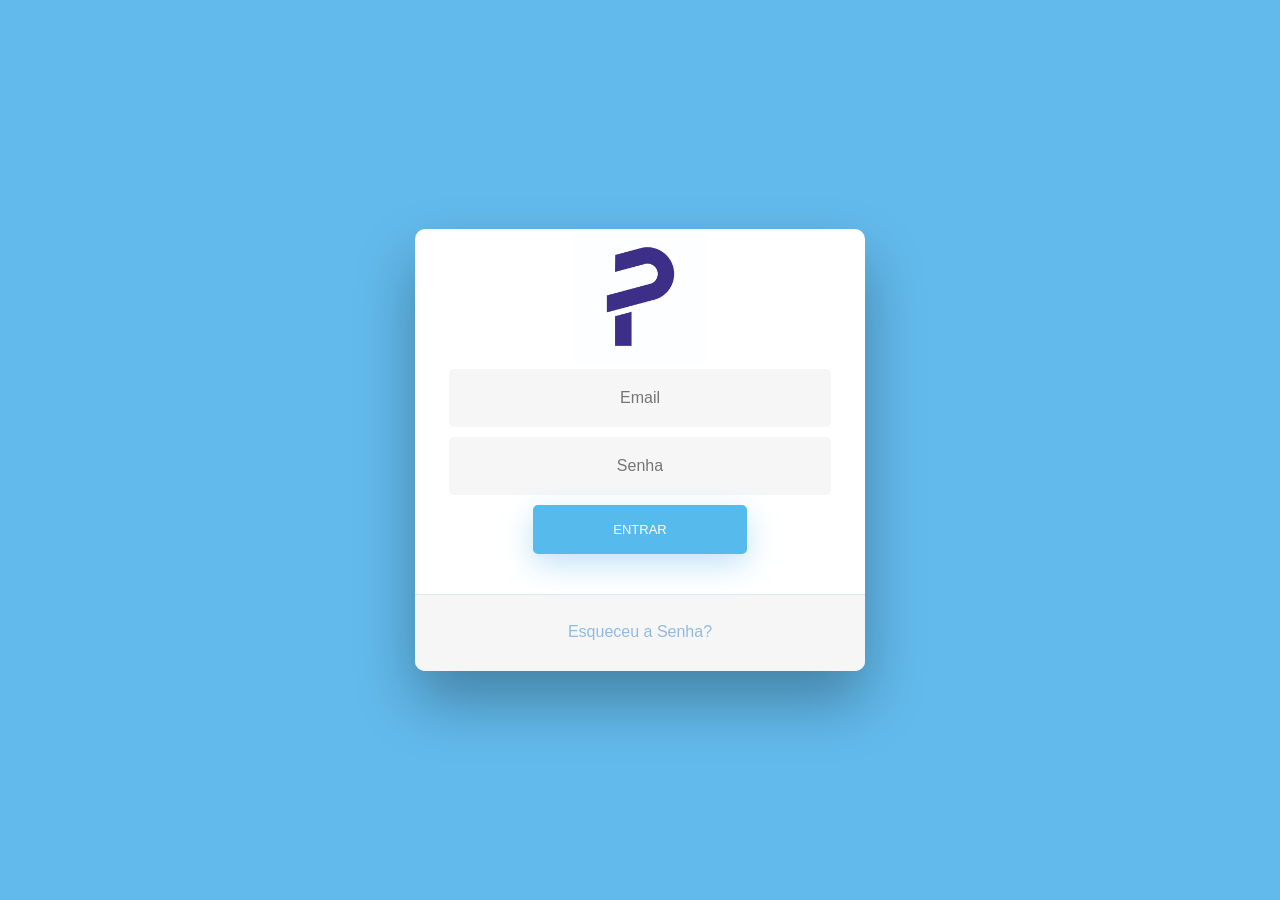
<file: login.html>
<!DOCTYPE html>
<html>
<head>
  <title>Predita</title>
  <link href="https://maxcdn.bootstrapcdn.com/bootstrap/4.0.0/css/bootstrap.min.css" rel="stylesheet">
  <script src="https://maxcdn.bootstrapcdn.com/bootstrap/4.0.0/js/bootstrap.min.js"></script>
  <script src="https://cdnjs.cloudflare.com/ajax/libs/jquery/3.2.1/jquery.min.js"></script>
  <link href="assets/css/style.css" rel="stylesheet">
</head>
<body background="assets/images/background.jpg">
  <div class="wrapper fadeInDown">
    <div id="formContent">
      <div class="fadeIn first">
        <img src="assets/images/logo.jpg" id="icon" alt="User Icon" />
      </div>

      <form id="loginForm">
        <input type="text" id="username" class="fadeIn second" placeholder="Email" required>
        <input type="password" id="password" class="fadeIn third" placeholder="Senha" required>
        <input type="submit" class="fadeIn fourth" value="Entrar">
      </form>

      <div id="formFooter">
        <a class="underlineHover" href="#">Esqueceu a Senha?</a>
      </div>
    </div>
  </div>

  <script>
    document.getElementById("loginForm").addEventListener("submit", async function(event) {
      event.preventDefault();
      const email = document.getElementById("username").value;
      const senha = document.getElementById("password").value;
      const response = await fetch("https://backpredita.onrender.com/api/login",      
       {
        method: "POST",
        headers: {
          "Content-Type": "application/json"
        },
        body: JSON.stringify({ email, senha })
      }
    );

      if (response.ok) {
        window.location.href = "index.html";
      } else {
        alert("Credenciais inválidas, tente novamente.");
      }
    });
  </script>
</body>
</html>
</file>
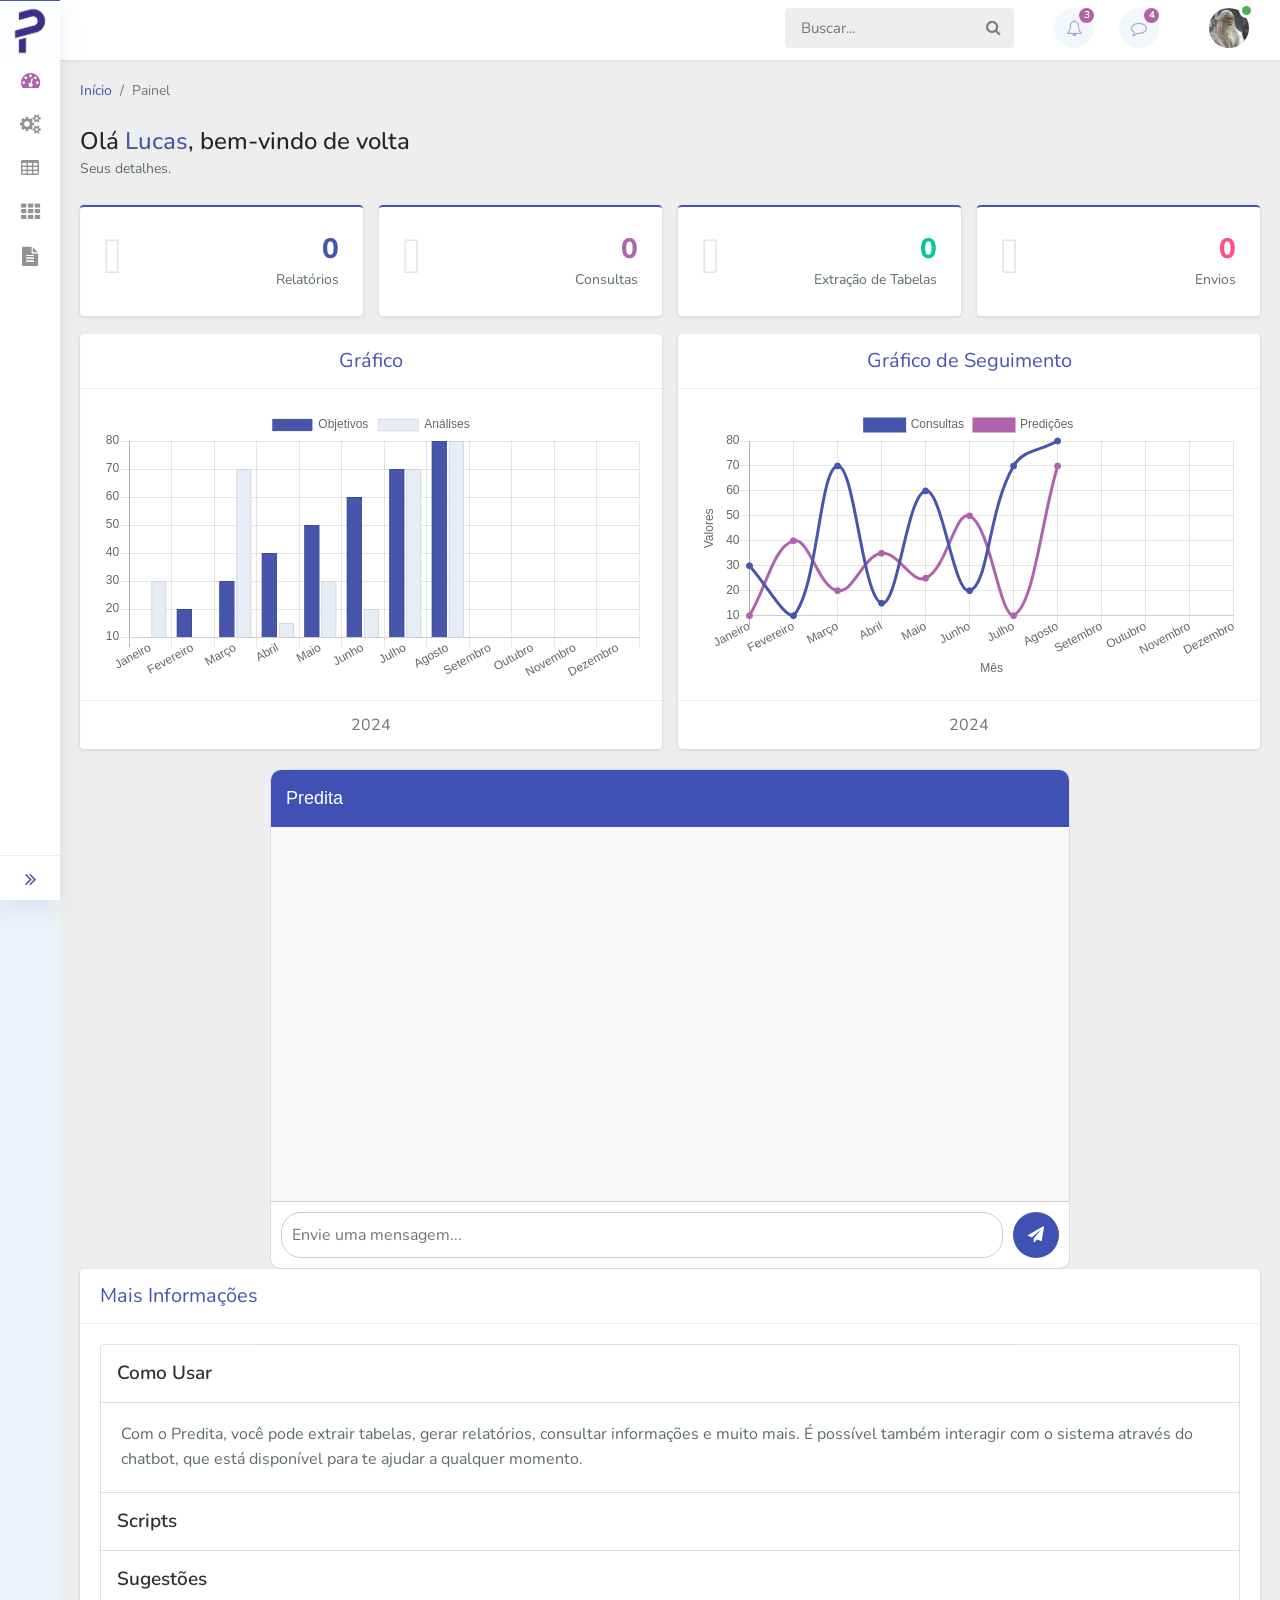
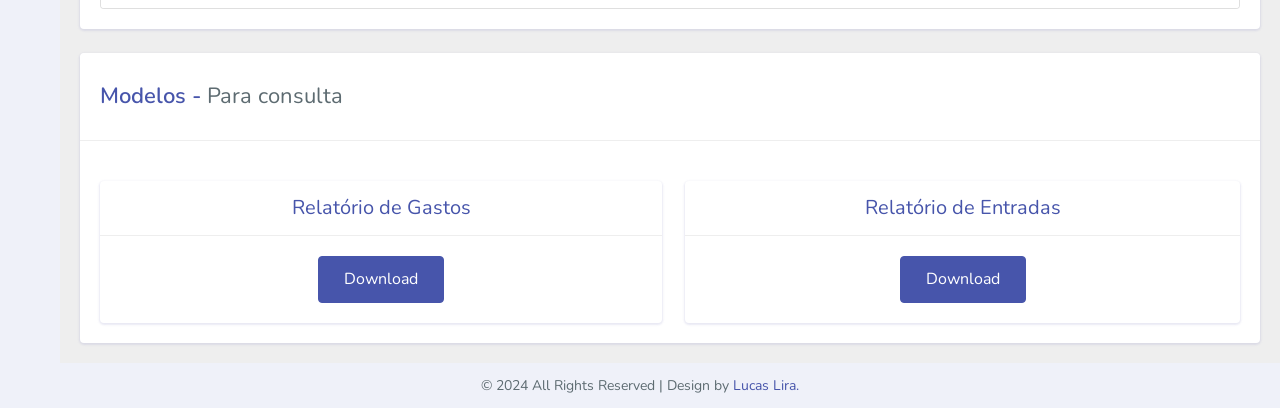
<file: painel.html>
<!doctype html>
<html lang="en">

<head>
  
  <meta charset="utf-8">
  <meta name="viewport" content="width=device-width, initial-scale=1, shrink-to-fit=no">

  <title>Predita</title>

  <!-- Template CSS -->
  <link rel="stylesheet" href="assets/css/style-starter.css">

  <!-- google fonts -->
  <link href="//fonts.googleapis.com/css?family=Nunito:300,400,600,700,800,900&display=swap" rel="stylesheet">
</head>

<body class="sidebar-menu-collapsed">
  <div class="se-pre-con"></div>
<section>
  <!-- sidebar menu start -->
  <div class="sidebar-menu sticky-sidebar-menu">

    <!-- logo start -->
    <div class="logo">
      <h1><a href="painel.html">Predita</a></h1>
    </div>

  <!-- if logo is image enable this -->
    <!-- image logo --
    <div class="logo">
      <a href="painel.html">
        <img src="image-path" alt="Your logo" title="Your logo" class="img-fluid" style="height:35px;" />
      </a>
    </div>
    <!-- //image logo -->

    <div class="logo-icon text-center">
      <a href="painel.html" title="logo"><img src="assets/images/logo.jpg" alt="logo-icon"> </a>
    </div>
    <!-- //logo end -->

    <div class="sidebar-menu-inner">

      <!-- sidebar nav start -->
      <ul class="nav nav-pills nav-stacked custom-nav">
        <li class="active"><a href="painel.html"><i class="fa fa-tachometer"></i><span> Painel</span></a>
        </li>
        <li class="menu-list">
          <a href="#"><i class="fa fa-cogs"></i>
            <span>Cliente<i class="lnr lnr-chevron-right"></i></span></a>
          <ul class="sub-menu-list">
            <li><a href="carousels.html">Carroséis</a> </li>
            <li><a href="cards.html">Cartões</a> </li>
            <li><a href="people.html">Colaboradores</a></li>
          </ul>
        </li>
        <li><a href="pricing.html"><i class="fa fa-table"></i> <span>Tabelas</span></a></li>
        <li><a href="blocks.html"><i class="fa fa-th"></i> <span>Blocos de Conteúdos</span></a></li>
        <li><a href="forms.html"><i class="fa fa-file-text"></i> <span>Cadastros</span></a></li>
      </ul>
      <!-- //sidebar nav end -->
      <!-- toggle button start -->
      <a class="toggle-btn">
        <i class="fa fa-angle-double-left menu-collapsed__left"><span>Esconder</span></i>
        <i class="fa fa-angle-double-right menu-collapsed__right"></i>
      </a>
      <!-- //toggle button end -->
    </div>
  </div>
  <!-- //sidebar menu end -->
  <!-- header-starts -->
  <div class="header sticky-header">

    <!-- notification menu start -->
    <div class="menu-right">
      <div class="navbar user-panel-top">
        <div class="search-box">
          <form action="#search-results.html" method="get">
            <input class="search-input" placeholder="Buscar..." type="search" id="search">
            <button class="search-submit" value=""><span class="fa fa-search"></span></button>
          </form>
        </div>
        <div class="user-dropdown-details d-flex">
          <div class="profile_details_left">
            <ul class="nofitications-dropdown">
              <li class="dropdown">
                <a href="#" class="dropdown-toggle" data-toggle="dropdown" aria-expanded="false"><i
                    class="fa fa-bell-o"></i><span class="badge blue">3</span></a>
                <ul class="dropdown-menu">
                  <li>
                    <div class="notification_header">
                      <h3>Notificações</h3>
                    </div>
                  </li>
                  <li><a href="#" class="grid">
                      <div class="user_img"><img src="assets/images/avatar1.jpg" alt=""></div>
                      <div class="notification_desc">
                        <p>Estagiário</p>
                        <span>Agora mesmo</span>
                      </div>
                    </a></li>
                  <li class="odd"><a href="#" class="grid">
                      <div class="user_img"><img src="assets/images/avatar2.jpg" alt=""></div>
                      <div class="notification_desc">
                        <p>Gerente</p>
                        <span>1 hora atrás</span>
                      </div>
                    </a></li>
                  <li><a href="#" class="grid">
                      <div class="user_img"><img src="assets/images/avatar3.jpg" alt=""></div>
                      <div class="notification_desc">
                        <p>Desenvolvedor</p>
                        <span>2 horas atrás</span>
                      </div>
                    </a></li>
                  <li>
                    <div class="notification_bottom">
                      <a href="#all" class="bg-primary">Ver todas as notificações</a>
                    </div>
                  </li>
                </ul>
              </li>
              <li class="dropdown">
                <a href="#" class="dropdown-toggle" data-toggle="dropdown" aria-expanded="false"><i
                    class="fa fa-comment-o"></i><span class="badge blue">4</span></a>
                <ul class="dropdown-menu">
                  <li>
                    <div class="notification_header">
                      <h3>Mensagens</h3>
                    </div>
                  </li>
                  <li><a href="#" class="grid">
                      <div class="user_img"><img src="assets/images/avatar1.jpg" alt=""></div>
                      <div class="notification_desc">
                        <p>Estagiário</p>
                        <span>Agora mesmo</span>
                      </div>
                    </a></li>
                  <li class="odd"><a href="#" class="grid">
                      <div class="user_img"><img src="assets/images/avatar2.jpg" alt=""></div>
                      <div class="notification_desc">
                        <p>Gerente</p>
                        <span>1 hora atrás</span>
                      </div>
                    </a></li>
                  <li><a href="#" class="grid">
                      <div class="user_img"><img src="assets/images/avatar3.jpg" alt=""></div>
                      <div class="notification_desc">
                        <p>Desenvolvedor</p>
                        <span>2 horas atrás</span>
                      </div>
                    </a></li>
                  <li><a href="#" class="grid">
                      <div class="user_img"><img src="assets/images/avatar1.jpg" alt=""></div>
                      <div class="notification_desc">
                        <p>Estagiário</p>
                        <span>4 horas atrás</span>
                      </div>
                    </a></li>
                  <li>
                    <div class="notification_bottom">
                      <a href="#all" class="bg-primary">Ver todas as Mensagens</a>
                    </div>
                  </li>
                </ul>
              </li>
            </ul>
          </div>
          <div class="profile_details">
            <ul>
              <li class="dropdown profile_details_drop">
                <a href="#" class="dropdown-toggle" data-toggle="dropdown" id="dropdownMenu3" aria-haspopup="true"
                  aria-expanded="false">
                  <div class="profile_img">
                    <img src="assets/images/profileimg.jpg" class="rounded-circle" alt="" />
                    <div class="user-active">
                      <span></span>
                    </div>
                  </div>
                </a>
                <ul class="dropdown-menu drp-mnu" aria-labelledby="dropdownMenu3">
                  <li class="user-info">
                    <h5 class="user-name">Lucas</h5>
                    <span class="status ml-2">Disponível</span>
                  </li>
                  <li> <a href="#"><i class="lnr lnr-user"></i>Meu Perfil</a> </li>
                  <li> <a href="#"><i class="lnr lnr-cog"></i>Configuração</a> </li>
                  <li class="logout"> <a href="index.html"><i class="fa fa-power-off"></i>Sair</a> </li>
                </ul>
              </li>
            </ul>
          </div>
        </div>
      </div>
    </div>
    <!--notification menu end -->
  </div>
  <!-- //header-ends -->
  <!-- main content start -->
<div class="main-content">

  <!-- content -->
  <div class="container-fluid content-top-gap">

    <nav aria-label="breadcrumb">
      <ol class="breadcrumb my-breadcrumb">
        <li class="breadcrumb-item"><a href="painel.html">Início</a></li>
        <li class="breadcrumb-item active" aria-current="page">Painel</li>
      </ol>
    </nav>
    <div class="welcome-msg pt-3 pb-4">
      <h1>Olá <span class="text-primary">Lucas</span>, bem-vindo de volta</h1>
      <p>Seus detalhes.</p>
    </div>

    <!-- statistics data -->
    <div class="statistics">
      <div class="row">
        <div class="col-xl-6 pr-xl-2">
          <div class="row">
            <div class="col-sm-6 pr-sm-2 statistics-grid">
              <div class="card card_border border-primary-top p-4">
                <i class="lnr lnr-users"> </i>
                <h3 class="text-primary number">0</h3>
                <p class="stat-text">Relatórios</p>
              </div>
            </div>
            <div class="col-sm-6 pl-sm-2 statistics-grid">
              <div class="card card_border border-primary-top p-4">
                <i class="lnr lnr-eye"> </i>
                <h3 class="text-secondary number">0</h3>
                <p class="stat-text">Consultas</p>
              </div>
            </div>
          </div>
        </div>
        <div class="col-xl-6 pl-xl-2">
          <div class="row">
            <div class="col-sm-6 pr-sm-2 statistics-grid">
              <div class="card card_border border-primary-top p-4">
                <i class="lnr lnr-cloud-download"> </i>
                <h3 class="text-success number">0</h3>
                <p class="stat-text">Extração de Tabelas</p>
              </div>
            </div>
            <div class="col-sm-6 pl-sm-2 statistics-grid">
              <div class="card card_border border-primary-top p-4">
                <i class="lnr lnr-home lnr-cloud-upload"></i>
                <h3 class="text-danger number">0</h3>
                <p class="stat-text">Envios</p>
              </div>
            </div>
          </div>
        </div>
      </div>
    </div>
    <!-- //statistics data -->

    <!-- charts -->
    <div class="chart">
      <div class="row">
        <div class="col-lg-6 pr-lg-2 chart-grid">
          <div class="card text-center card_border">
            <div class="card-header chart-grid__header">
              Gráfico
            </div>
            <div class="card-body">
              <!-- bar chart -->
              <div id="container">
                <canvas id="barchart"></canvas>
              </div>
              <!-- //bar chart -->
            </div>
            <div class="card-footer text-muted chart-grid__footer">
              2024
            </div>
          </div>
        </div>
        <div class="col-lg-6 pl-lg-2 chart-grid">
          <div class="card text-center card_border">
            <div class="card-header chart-grid__header">
              Gráfico de Seguimento
            </div>
            <div class="card-body">
              <!-- line chart -->
              <div id="container">
                <canvas id="linechart"></canvas>
              </div>
              <!-- //line chart -->
            </div>
            <div class="card-footer text-muted chart-grid__footer">
              2024
            </div>
          </div>
        </div>
      </div>
    </div>
    <!-- //charts -->

    <!-- chatting -->

    
<div class="chat-container">
  <div class="chat-header">Predita</div>

  <div class="chat-messages" id="chat-messages">
    <!-- Mensagens aparecerão aqui -->
  </div>

  <div class="chat-input">
    <input type="text" id="userInput" placeholder="Envie uma mensagem..." />
    <button onclick="sendMessage()"><i class="fa fa-paper-plane"></i></button>
  </div>
</div>


<script>
  async function sendMessage() {
    const input = document.getElementById("userInput");
    const message = input.value.trim();
    if (!message) return;
    
    const chatMessages = document.getElementById("chat-messages");
    
    // Exibe a mensagem do usuário
    const userMsg = document.createElement("div");
    userMsg.className = "message user-message";
    userMsg.textContent = message;
    chatMessages.appendChild(userMsg);
    
    input.value = "";
    chatMessages.scrollTop = chatMessages.scrollHeight;
    
    try {        
        const response = await fetch("https://backpredita.onrender.com/chat", {        
        method: "POST",
        headers: { "Content-Type": "application/json" },
        body: JSON.stringify({ message })
      });

      const data = await response.json();

      // Exibe a resposta do bot
      const botMsg = document.createElement("div");
      botMsg.className = "message bot-message";
      botMsg.textContent = data.response;
      chatMessages.appendChild(botMsg);
      chatMessages.scrollTop = chatMessages.scrollHeight;

    } catch (error) {
      const errorMsg = document.createElement("div");
      errorMsg.className = "message bot-message";
      errorMsg.textContent = "Erro ao conectar com o servidor.";
      chatMessages.appendChild(errorMsg);
      chatMessages.scrollTop = chatMessages.scrollHeight;
    }
  }
</script>




<!-- //chatting -->

<!-- accordions -->
<div class="accordions">
      <div class="row">
        <!-- accordion style 1 -->
        <div class="col-lg-12 mb-4">
          <div class="card card_border">
            <div class="card-header chart-grid__header">
              Mais Informações
            </div>
            <div class="card-body">
              <div class="accordion" id="accordionExample">
                <div class="card">
                  <div class="card-header bg-white p-0" id="headingOne">
                    <a href="#" class="card__title p-3" data-toggle="collapse" data-target="#collapseOne"
                    aria-expanded="true" aria-controls="collapseOne">Como usar</a>
                  </div>

                  <div id="collapseOne" class="collapse show" aria-labelledby="headingOne"
                  data-parent="#accordionExample">
                    <div class="card-body para__style">
                      Com o Predita, você pode extrair tabelas, gerar relatórios, consultar informações e muito mais.
                      É possível também interagir com o sistema através do chatbot, que está disponível para te ajudar
                      a qualquer momento.
                    </div>
                  </div>
                </div>
                <div class="card">
                  <div class="card-header bg-white p-0" id="headingTwo">
                    <a href="#" class="card__title p-3" data-toggle="collapse" data-target="#collapseTwo"
                    aria-expanded="false" aria-controls="collapseTwo">Scripts</a>
                  </div>
                  <div id="collapseTwo" class="collapse" aria-labelledby="headingTwo" data-parent="#accordionExample">
                    <div class="card-body para__style">
                      O Predita é um sistema que utiliza chatbot treinado para realizar tarefas de forma automatizada,
                      veja alguns Scripts programados que você pode utilizar para facilitar o seu dia a dia:
                      <ul>
                        <li>Extração de Tabelas</li>
                        <li>Relatórios</li>
                        <li>Consultas</li>
                        <li>Envios</li>
                    </div>
                  </div>
                </div>
                <div class="card">
                  <div class="card-header bg-white p-0" id="headingThree">
                    <a href="#" class="card__title p-3" data-toggle="collapse" data-target="#collapseThree"
                    aria-expanded="false" aria-controls="collapseThree">Sugestões</a>
                  </div>
                  <div id="collapseThree" class="collapse" aria-labelledby="headingThree"
                    data-parent="#accordionExample">
                    <div class="card-body para__style">
                      Para sugestões de melhorias, dúvidas ou problemas, entre em contato com o suporte técnico
                      através do e-mail: suporte@predita.com
                      <ul>
                      Acompanhe-nos nas redes sociais: @predita
                      </ul>
                    </div>
                  </div>
                </div>
              </div>
            </div>
          </div>
        </div>
        <!-- //accordion style 1 -->
      </div>
    </div>
    <!-- //accordions -->

    <!-- modals -->
    <section class="template-cards">
      <div class="card card_border">
        <div class="cards__heading">
          <h3>Modelos - <span> Para consulta</span></h3>
        </div>
        <div class="card-body pb-0">
          <div class="row">
            <div class="col-lg-6 pr-lg-2 chart-grid">
              <div class="card text-center card_border">
                <div class="card-header chart-grid__header">
                  Relatório de Gastos
                </div>
                <div class="card-body">
                  <!-- Button trigger modal -->
                  <button type="button" class="btn btn-primary btn-style" data-toggle="modal"
                  data-target="#exampleModal">
                    Download
                  </button>

                  <!-- Modal -->
                  <div class="modal fade" id="exampleModal" tabindex="-1" role="dialog"
                  aria-labelledby="exampleModalLabel" aria-hidden="true">
                    <div class="modal-dialog" role="document">
                      <div class="modal-content">
                        <div class="modal-header">
                          <h5 class="modal-title" id="exampleModalLabel">Relatório de Gastos</h5>
                          <button type="button" class="close" data-dismiss="modal" aria-label="Close">
                            <span aria-hidden="true">&times;</span>
                          </button>
                        </div>
                        <div class="modal-body">
                          ...
                        </div>
                        <div class="modal-footer">
                          <button type="button" class="btn btn-danger" data-dismiss="modal">Sair</button>
                          <button type="button" class="btn btn-success">Download</button>
                        </div>
                      </div>
                    </div>
                  </div>
                </div>
              </div>
            </div>
            <div class="col-lg-6 chart-grid">
              <div class="card text-center card_border">
                <div class="card-header chart-grid__header">
                  Relatório de Entradas
                </div>
                <div class="card-body">
                  <!-- Button trigger modal -->
                  <button type="button" class="btn btn-primary btn-style" data-toggle="modal"
                  data-target="#exampleModalCenter">
                    Download
                  </button>
                  <!-- Modal -->
                  <div class="modal fade" id="exampleModalCenter" tabindex="-1" role="dialog"
                  aria-labelledby="exampleModalCenterTitle" aria-hidden="true">
                    <div class="modal-dialog modal-dialog-centered" role="document">
                      <div class="modal-content">
                        <div class="modal-header">
                          <h5 class="modal-title" id="exampleModalLongTitle">Relatório de Entradas</h5>
                          <button type="button" class="close" data-dismiss="modal" aria-label="Close">
                            <span aria-hidden="true">&times;</span>
                          </button>
                        </div>
                        <div class="modal-body">
                          ...
                        </div>
                        <div class="modal-footer">
                          <button type="button" class="btn btn-danger" data-dismiss="modal">Sair</button>
                          <button type="button" class="btn btn-success">Download</button>
                        </div>
                      </div>
                    </div>
                  </div>
                </div>
              </div>
            </div>
          </div>
        </div>
      </div>
    </section>
    <!-- //modals -->

  </div>
  <!-- //content -->
</div>
<!-- main content end-->
</section>

  <!--footer section start-->
<footer class="dashboard">
  <p>&copy 2024 All Rights Reserved | Design by <a href="https://github.com/luqinias" target="_blank"
    class="text-primary">Lucas Lira.</a></p>
</footer>
<!--footer section end-->
<!-- move top -->
<button onclick="topFunction()" id="movetop" class="bg-primary" title="Go to top">
  <span class="fa fa-angle-up"></span>
</button>
<script>
  // When the user scrolls down 20px from the top of the document, show the button
  window.onscroll = function () {
    scrollFunction()
  };

  function scrollFunction() {
    if (document.body.scrollTop > 20 || document.documentElement.scrollTop > 20) {
      document.getElementById("movetop").style.display = "block";
    } else {
      document.getElementById("movetop").style.display = "none";
    }
  }
  
  // When the user clicks on the button, scroll to the top of the document
  function topFunction() {
    document.body.scrollTop = 0;
    document.documentElement.scrollTop = 0;
  }
</script>
<!-- /move top -->


<script src="assets/js/jquery-3.3.1.min.js"></script>
<script src="assets/js/jquery-1.10.2.min.js"></script>

<!-- chart js -->
<script src="assets/js/Chart.min.js"></script>
<script src="assets/js/utils.js"></script>
<!-- //chart js -->

<!-- Different scripts of charts.  Ex.Barchart, Linechart -->
<script src="assets/js/bar.js"></script>
<script src="assets/js/linechart.js"></script>
<!-- //Different scripts of charts.  Ex.Barchart, Linechart -->


<script src="assets/js/jquery.nicescroll.js"></script>
<script src="assets/js/scripts.js"></script>

<!-- close script -->
<script>
  var closebtns = document.getElementsByClassName("close-grid");
  var i;
  
  for (i = 0; i < closebtns.length; i++) {
    closebtns[i].addEventListener("click", function () {
      this.parentElement.style.display = 'none';
    });
  }
</script>
<!-- //close script -->

<!-- disable body scroll when navbar is in active -->
<script>
  $(function () {
    $('.sidebar-menu-collapsed').click(function () {
      $('body').toggleClass('noscroll');
    })
  });
</script>
<!-- disable body scroll when navbar is in active -->

 <!-- loading-gif Js -->
 <script src="assets/js/modernizr.js"></script>
 <script>
   $(window).load(function () {
     // Animate loader off screen
     $(".se-pre-con").fadeOut("slow");;
    });
 </script>
 <!--// loading-gif Js -->

<!-- Bootstrap Core JavaScript -->
<script src="assets/js/bootstrap.min.js"></script>

</body>

  <style>
      .chat-container {
        width: 100%;
        max-width: 800px;
        margin: auto;
        border: 1px solid #ddd;
        border-radius: 10px;
        display: flex;
        flex-direction: column;
        height: 500px;
        font-family: Arial, sans-serif;
      }
    
      .chat-header {
        background-color: #3f51b5;
        color: white;
        padding: 15px;
        font-size: 18px;
        border-top-left-radius: 10px;
        border-top-right-radius: 10px;
      }
    
      .chat-messages {
        flex: 1;
        padding: 15px;
        overflow-y: auto;
        background-color: #f9f9f9;
      }
    
      .message {
        max-width: 70%;
        padding: 10px 15px;
        margin: 10px 0;
        border-radius: 15px;
        clear: both;
      }
    
      .user-message {
        background-color: #d1e7dd;
        float: right;
        text-align: right;
      }
    
      .bot-message {
        background-color: #eeeeee;
        float: left;
        text-align: left;
      }
    
      .chat-input {
        display: flex;
        padding: 10px;
        border-top: 1px solid #ccc;
        background-color: #fff;
        border-bottom-left-radius: 10px;
        border-bottom-right-radius: 10px;
      }
    
      .chat-input input {
        flex: 1;
        padding: 10px;
        border: 1px solid #ccc;
        border-radius: 20px;
        outline: none;
      }
    
      .chat-input button {
        background-color: #3f51b5;
        border: none;
        color: white;
        padding: 10px 15px;
        margin-left: 10px;
        border-radius: 50%;
        cursor: pointer;
      }
    
      .chat-input button:hover {
        background-color: #2c3e9e;
      }
  </style>
</html>
</file>
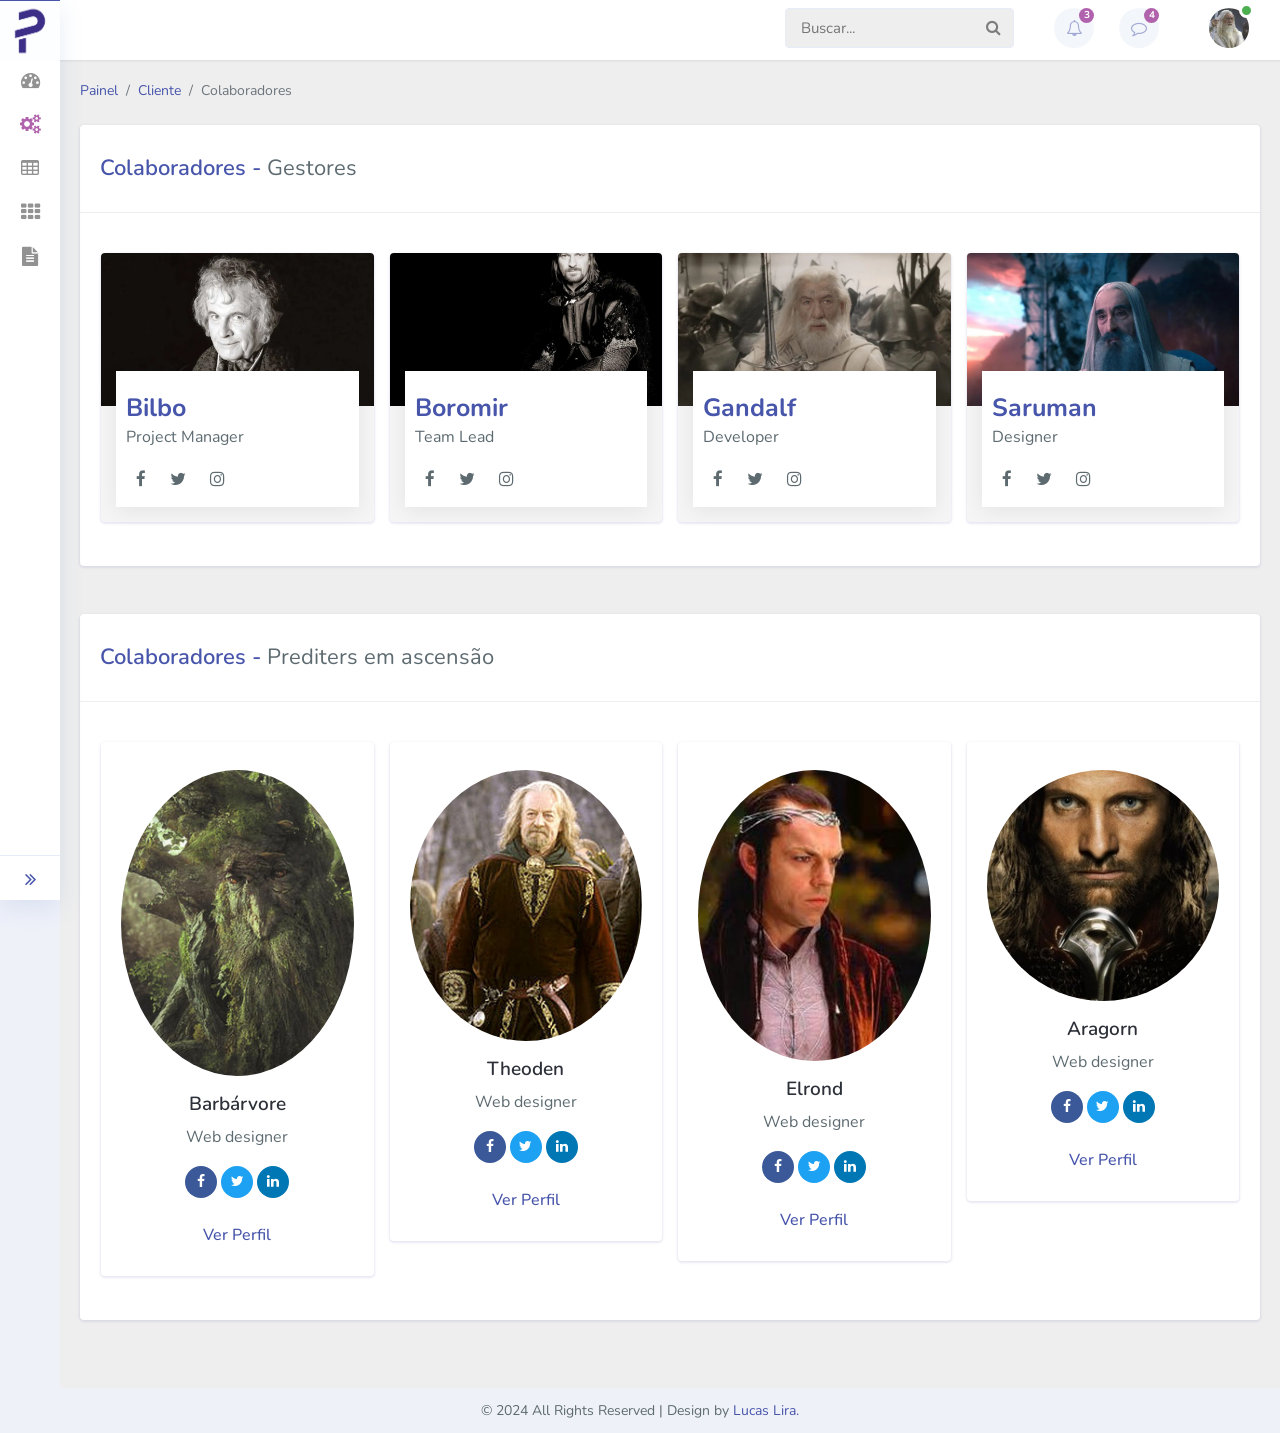
<file: people.html>
<!doctype html>
<html lang="en">

<head>
  <!-- Required meta tags -->
  <meta charset="utf-8">
  <meta name="viewport" content="width=device-width, initial-scale=1, shrink-to-fit=no">

  <title>Predita</title>

  <!-- Template CSS -->
  <link rel="stylesheet" href="assets/css/style-starter.css">

  <!-- google fonts -->
  <link href="//fonts.googleapis.com/css?family=Nunito:300,400,600,700,800,900&display=swap" rel="stylesheet">
</head>

<body class="sidebar-menu-collapsed">
<div class="se-pre-con"></div>
<section>
  <!-- sidebar menu start -->
  <div class="sidebar-menu sticky-sidebar-menu">

    <!-- logo start -->
    <div class="logo">
      <h1><a href="painel.html">Predita</a></h1>
    </div>

  <!-- if logo is image enable this -->
    <!-- image logo --
    <div class="logo">
      <a href="painel.html">
        <img src="image-path" alt="Your logo" title="Your logo" class="img-fluid" style="height:35px;" />
      </a>
    </div>
    <!-- //image logo -->

    <div class="logo-icon text-center">
      <a href="painel.html" title="logo"><img src="assets/images/logo.jpg" alt="logo-icon"> </a>
    </div>
    <!-- //logo end -->

    <div class="sidebar-menu-inner">

      <!-- sidebar nav start -->
      <ul class="nav nav-pills nav-stacked custom-nav">
        <li><a href="painel.html"><i class="fa fa-tachometer"></i><span> Painel</span></a>
        </li>
        <li class="menu-list active">
          <a href="#"><i class="fa fa-cogs"></i>
            <span>Cliente<i class="lnr lnr-chevron-right"></i></span></a>
          <ul class="sub-menu-list">
            <li><a href="carousels.html">Carroséis</a> </li>
            <li><a href="cards.html">Cartões</a> </li>
            <li><a href="people.html">Colaboradores</a></li>
          </ul>
        </li>
        <li><a href="pricing.html"><i class="fa fa-table"></i> <span>Tabelas</span></a></li>
        <li><a href="blocks.html"><i class="fa fa-th"></i> <span>Blocos de Conteúdos</span></a></li>
        <li><a href="forms.html"><i class="fa fa-file-text"></i> <span>Cadastros</span></a></li>
      </ul>
      <!-- //sidebar nav end -->
      <!-- toggle button start -->
      <a class="toggle-btn">
        <i class="fa fa-angle-double-left menu-collapsed__left"><span>Esconder</span></i>
        <i class="fa fa-angle-double-right menu-collapsed__right"></i>
      </a>
      <!-- //toggle button end -->
    </div>
  </div>
  <!-- //sidebar menu end -->
  <!-- header-starts -->
  <div class="header sticky-header">

        <!-- notification menu start -->
        <div class="menu-right">
          <div class="navbar user-panel-top">
            <div class="search-box">
              <form action="#search-results.html" method="get">
                <input class="search-input" placeholder="Buscar..." type="search" id="search">
                <button class="search-submit" value=""><span class="fa fa-search"></span></button>
              </form>
            </div>
            <div class="user-dropdown-details d-flex">
              <div class="profile_details_left">
                <ul class="nofitications-dropdown">
                  <li class="dropdown">
                    <a href="#" class="dropdown-toggle" data-toggle="dropdown" aria-expanded="false"><i
                        class="fa fa-bell-o"></i><span class="badge blue">3</span></a>
                    <ul class="dropdown-menu">
                      <li>
                        <div class="notification_header">
                          <h3>Notificações</h3>
                        </div>
                      </li>
                      <li><a href="#" class="grid">
                          <div class="user_img"><img src="assets/images/avatar1.jpg" alt=""></div>
                          <div class="notification_desc">
                            <p>Estagiário</p>
                            <span>Agora mesmo</span>
                          </div>
                        </a></li>
                      <li class="odd"><a href="#" class="grid">
                          <div class="user_img"><img src="assets/images/avatar2.jpg" alt=""></div>
                          <div class="notification_desc">
                            <p>Gerente</p>
                            <span>1 hora atrás</span>
                          </div>
                        </a></li>
                      <li><a href="#" class="grid">
                          <div class="user_img"><img src="assets/images/avatar3.jpg" alt=""></div>
                          <div class="notification_desc">
                            <p>Desenvolvedor</p>
                            <span>2 horas atrás</span>
                          </div>
                        </a></li>
                      <li>
                        <div class="notification_bottom">
                          <a href="#all" class="bg-primary">Ver todas as notificações</a>
                        </div>
                      </li>
                    </ul>
                  </li>
                  <li class="dropdown">
                    <a href="#" class="dropdown-toggle" data-toggle="dropdown" aria-expanded="false"><i
                        class="fa fa-comment-o"></i><span class="badge blue">4</span></a>
                    <ul class="dropdown-menu">
                      <li>
                        <div class="notification_header">
                          <h3>Mensagens</h3>
                        </div>
                      </li>
                      <li><a href="#" class="grid">
                          <div class="user_img"><img src="assets/images/avatar1.jpg" alt=""></div>
                          <div class="notification_desc">
                            <p>Estagiário</p>
                            <span>Agora mesmo</span>
                          </div>
                        </a></li>
                      <li class="odd"><a href="#" class="grid">
                          <div class="user_img"><img src="assets/images/avatar2.jpg" alt=""></div>
                          <div class="notification_desc">
                            <p>Gerente</p>
                            <span>1 hora atrás</span>
                          </div>
                        </a></li>
                      <li><a href="#" class="grid">
                          <div class="user_img"><img src="assets/images/avatar3.jpg" alt=""></div>
                          <div class="notification_desc">
                            <p>Desenvolvedor</p>
                            <span>2 horas atrás</span>
                          </div>
                        </a></li>
                      <li><a href="#" class="grid">
                          <div class="user_img"><img src="assets/images/avatar1.jpg" alt=""></div>
                          <div class="notification_desc">
                            <p>Estagiário</p>
                            <span>4 horas atrás</span>
                          </div>
                        </a></li>
                      <li>
                        <div class="notification_bottom">
                          <a href="#all" class="bg-primary">Ver todas as Mensagens</a>
                        </div>
                      </li>
                    </ul>
                  </li>
                </ul>
              </div>
              <div class="profile_details">
                <ul>
                  <li class="dropdown profile_details_drop">
                    <a href="#" class="dropdown-toggle" data-toggle="dropdown" id="dropdownMenu3" aria-haspopup="true"
                      aria-expanded="false">
                      <div class="profile_img">
                        <img src="assets/images/profileimg.jpg" class="rounded-circle" alt="" />
                        <div class="user-active">
                          <span></span>
                        </div>
                      </div>
                    </a>
                    <ul class="dropdown-menu drp-mnu" aria-labelledby="dropdownMenu3">
                      <li class="user-info">
                        <h5 class="user-name">Lucas</h5>
                        <span class="status ml-2">Disponível</span>
                      </li>
                      <li> <a href="#"><i class="lnr lnr-user"></i>Meu Perfil</a> </li>
                      <li> <a href="#"><i class="lnr lnr-cog"></i>Configuração</a> </li>
                      <li class="logout"> <a href="index.html"><i class="fa fa-power-off"></i>Sair</a> </li>
                    </ul>
                  </li>
                </ul>
              </div>
            </div>
          </div>
        </div>
        <!--notification menu end -->
    
  </div>
  <!-- //header-ends -->
<!-- main content start -->
<div class="main-content">

    <!-- content -->
    <div class="container-fluid content-top-gap">

        <!-- breadcrumbs -->
        <nav aria-label="breadcrumb" class="mb-4">
            <ol class="breadcrumb my-breadcrumb">
                <li class="breadcrumb-item"><a href="painel.html">Painel</a></li>
                <li class="breadcrumb-item"><a href="#">Cliente</a></li>
                <li class="breadcrumb-item active" aria-current="page">Colaboradores</li>
            </ol>
        </nav>
        <!-- //breadcrumbs -->

        <!-- people -->
        <section class="people">
            <section class="w3l-team-block">
                <!-- //people cards style 1 -->
                <div class="card card_border mb-5">
                    <div class="cards__heading">
                        <h3>Colaboradores -<span> Gestores</span></h3>
                    </div>
                    <div class="card-body">
                        <div class="teams mb-4">
                            <div class="row px-2">
                                <div class="col-lg-3 col-md-6 mb-lg-0 mb-4 px-2">
                                    <div class="item">
                                        <div class="d-team-grid team-info">
                                            <div class="column">
                                                <a href="team-single.html"><img src="assets/images/team.jpg" alt="" /></a>
                                            </div>
                                            <div class="team-member">
                                                <h3 class="name-pos mb-0"><a href="team-single.html">Bilbo</a></h3>
                                                <p>Project Manager</p>
                                                <div class="social">
                                                    <a href="#facebook" class="team-facebook"><span class="fa fa-facebook"
                                                            aria-hidden="true"></span></a>
                                                    <a href="#twitter" class="team-twitter"><span class="fa fa-twitter" aria-hidden="true"></span></a>
                                                    <a href="#instagram" class="team-instagram"><span class="fa fa-instagram"
                                                            aria-hidden="true"></span></a>
                                                </div>
                                            </div>
                                        </div>
                                    </div>
                                </div>
                                <div class="col-lg-3 col-md-6 mb-lg-0 mb-4 px-2">
                                    <div class="item">
                                        <div class="d-team-grid team-info">
                                            <div class="column">
                                                <a href="team-single.html"><img src="assets/images/team2.jpg" alt="" /></a>
                                            </div>
                                            <div class="team-member">
                                                <h3 class="name-pos mb-0"><a href="team-single.html">Boromir</a>
                                                </h3>
                                                <p>Team Lead</p>
                                                <div class="social">
                                                    <a href="#facebook" class="team-facebook"><span class="fa fa-facebook"
                                                            aria-hidden="true"></span></a>
                                                    <a href="#twitter" class="team-twitter"><span class="fa fa-twitter" aria-hidden="true"></span></a>
                                                    <a href="#instagram" class="team-instagram"><span class="fa fa-instagram"
                                                            aria-hidden="true"></span></a>
                                                </div>
                                            </div>
                                        </div>
                                    </div>
                                </div>
                                <div class="col-lg-3 col-md-6 mb-lg-0 mb-4 px-2">
                                    <div class="item">
                                        <div class="d-team-grid team-info">
                                            <div class="column">
                                                <a href="team-single.html"><img src="assets/images/team3.jpg" alt="" /></a>
                                            </div>
                                            <div class="team-member">
                                                <h3 class="name-pos mb-0"><a href="team-single.html">Gandalf</a></h3>
                                                <p>Developer</p>
                                                <div class="social">
                                                    <a href="#facebook" class="team-facebook"><span class="fa fa-facebook"
                                                            aria-hidden="true"></span></a>
                                                    <a href="#twitter" class="team-twitter"><span class="fa fa-twitter" aria-hidden="true"></span></a>
                                                    <a href="#instagram" class="team-instagram"><span class="fa fa-instagram"
                                                            aria-hidden="true"></span></a>
                                                </div>
                                            </div>
                                        </div>
                                    </div>
                                </div>
                                <div class="col-lg-3 col-md-6 mb-0 px-2">
                                    <div class="item">
                                        <div class="d-team-grid team-info">
                                            <div class="column">
                                                <a href="team-single.html"><img src="assets/images/team4.jpg" alt="" /></a>
                                            </div>
                                            <div class="team-member">
                                                <h3 class="name-pos mb-0"><a href="team-single.html">Saruman</a></h3>
                                                <p>Designer</p>
                                                <div class="social">
                                                    <a href="#facebook" class="team-facebook"><span class="fa fa-facebook"
                                                            aria-hidden="true"></span></a>
                                                    <a href="#twitter" class="team-twitter"><span class="fa fa-twitter" aria-hidden="true"></span></a>
                                                    <a href="#instagram" class="team-instagram"><span class="fa fa-instagram"
                                                            aria-hidden="true"></span></a>
                                                </div>
                                            </div>
                                        </div>
                                    </div>
                                </div>
                            </div>
                        </div>
                    </div>
                </div>
            </section>
            <!-- //teams1 -->
            <!-- //people cards style 2 -->
            <div class="card card_border mb-5">
                <div class="cards__heading">
                    <h3>Colaboradores -<span> Prediters em ascensão</span></h3>
                </div>
                <div class="card-body">
                    <div class="row px-2">
                        <div class="col-lg-3 col-md-6 mb-4 px-2">
                            <div class="card text-center card_border py-2">
                                <div class="card-body">
                                    <div class="team-main-19">
                                        <a href="#url"><img class="rounded-circle" src="assets/images/people1.jpg" alt=" "></a>
                                        <div class="right-team-9">
                                            <div>
                                                <h5><a href="#url" class="card__title mb-2 mt-3">Barbárvore</a>
                                                </h5>
                                                <p class="">Web designer</p>
                                            </div>
                                            <div class="people-social mt-3">
                                                <a href="#team" class="facebook"><span class="fa fa-facebook"></span></a>
                                                <a href="#team" class="twitter"><span class="fa fa-twitter"></span></a>
                                                <a href="#team" class="linkedin"><span class="fa fa-linkedin"></span></a>
                                            </div>
                                            <a href="#url" class="btn mt-4 profile-btn text-primary">Ver Perfil </a>
                                        </div>
                                    </div>
                                </div>
                            </div>
                        </div>
                        <div class="col-lg-3 col-md-6 mb-4 px-2">
                            <div class="card text-center card_border py-2">
                                <div class="card-body">
                                    <div class="team-main-19">
                                        <a href="#url"><img class="rounded-circle" src="assets/images/people2.jpg" alt=" "></a>
                                        <div class="right-team-9">
                                            <div>
                                                <h5><a href="#url" class="card__title mb-2 mt-3">Theoden</a>
                                                </h5>
                                                <p class="">Web designer</p>
                                            </div>
                                            <div class="people-social mt-3">
                                                <a href="#team" class="facebook"><span class="fa fa-facebook"></span></a>
                                                <a href="#team" class="twitter"><span class="fa fa-twitter"></span></a>
                                                <a href="#team" class="linkedin"><span class="fa fa-linkedin"></span></a>
                                            </div>
                                            <a href="#url" class="btn mt-4 profile-btn text-primary">Ver Perfil </a>
                                        </div>
                                    </div>
                                </div>
                            </div>
                        </div>
                        <div class="col-lg-3 col-md-6 mb-4 px-2">
                            <div class="card text-center card_border py-2">
                                <div class="card-body">
                                    <div class="team-main-19">
                                        <a href="#url"><img class="rounded-circle" src="assets/images/people3.jpg" alt=" "></a>
                                        <div class="right-team-9">
                                            <div>
                                                <h5><a href="#url" class="card__title mb-2 mt-3">Elrond</a>
                                                </h5>
                                                <p class="">Web designer</p>
                                            </div>
                                            <div class="people-social mt-3">
                                                <a href="#team" class="facebook"><span class="fa fa-facebook"></span></a>
                                                <a href="#team" class="twitter"><span class="fa fa-twitter"></span></a>
                                                <a href="#team" class="linkedin"><span class="fa fa-linkedin"></span></a>
                                            </div>
                                            <a href="#url" class="btn mt-4 profile-btn text-primary">Ver Perfil </a>
                                        </div>
                                    </div>
                                </div>
                            </div>
                        </div>
                        <div class="col-lg-3 col-md-6 mb-4 px-2">
                            <div class="card text-center card_border py-2">
                                <div class="card-body">
                                    <div class="team-main-19">
                                        <a href="#url"><img class="rounded-circle" src="assets/images/people4.jpg" alt=" "></a>
                                        <div class="right-team-9">
                                            <div>
                                                <h5><a href="#url" class="card__title mb-2 mt-3">Aragorn</a>
                                                </h5>
                                                <p class="">Web designer</p>
                                            </div>
                                            <div class="people-social mt-3">
                                                <a href="#team" class="facebook"><span class="fa fa-facebook"></span></a>
                                                <a href="#team" class="twitter"><span class="fa fa-twitter"></span></a>
                                                <a href="#team" class="linkedin"><span class="fa fa-linkedin"></span></a>
                                            </div>
                                            <a href="#url" class="btn mt-4 profile-btn text-primary">Ver Perfil</a>
                                        </div>
                                    </div>
                                </div>
                            </div>
                        </div>
                    </div>
                </div>
            </div>
            <!-- //people cards style 2 -->
        </section>
        <!-- //people -->

    </div>
    <!-- //content -->
</div>
<!-- main content end-->
</section>
<!--footer section start-->
<footer class="dashboard">
  <p>&copy 2024 All Rights Reserved | Design by <a href="https://github.com/luqinias" target="_blank"
      class="text-primary">Lucas Lira.</a></p>
</footer>
<!--footer section end-->
<!-- move top -->
<button onclick="topFunction()" id="movetop" class="bg-primary" title="Go to top">
  <span class="fa fa-angle-up"></span>
</button>
<script>
  // When the user scrolls down 20px from the top of the document, show the button
  window.onscroll = function () {
    scrollFunction()
  };

  function scrollFunction() {
    if (document.body.scrollTop > 20 || document.documentElement.scrollTop > 20) {
      document.getElementById("movetop").style.display = "block";
    } else {
      document.getElementById("movetop").style.display = "none";
    }
  }

  // When the user clicks on the button, scroll to the top of the document
  function topFunction() {
    document.body.scrollTop = 0;
    document.documentElement.scrollTop = 0;
  }
</script>
<!-- /move top -->


<script src="assets/js/jquery-3.3.1.min.js"></script>
<script src="assets/js/jquery-1.10.2.min.js"></script>

<!-- chart js -->
<script src="assets/js/Chart.min.js"></script>
<script src="assets/js/utils.js"></script>
<!-- //chart js -->

<!-- Different scripts of charts.  Ex.Barchart, Linechart -->
<script src="assets/js/bar.js"></script>
<script src="assets/js/linechart.js"></script>
<!-- //Different scripts of charts.  Ex.Barchart, Linechart -->


<script src="assets/js/jquery.nicescroll.js"></script>
<script src="assets/js/scripts.js"></script>

<!-- close script -->
<script>
  var closebtns = document.getElementsByClassName("close-grid");
  var i;

  for (i = 0; i < closebtns.length; i++) {
    closebtns[i].addEventListener("click", function () {
      this.parentElement.style.display = 'none';
    });
  }
</script>
<!-- //close script -->

<!-- disable body scroll when navbar is in active -->
<script>
  $(function () {
    $('.sidebar-menu-collapsed').click(function () {
      $('body').toggleClass('noscroll');
    })
  });
</script>
<!-- disable body scroll when navbar is in active -->

 <!-- loading-gif Js -->
 <script src="assets/js/modernizr.js"></script>
 <script>
     $(window).load(function () {
         // Animate loader off screen
         $(".se-pre-con").fadeOut("slow");;
     });
 </script>
 <!--// loading-gif Js -->

<!-- Bootstrap Core JavaScript -->
<script src="assets/js/bootstrap.min.js"></script>


</body>

</html>
</file>
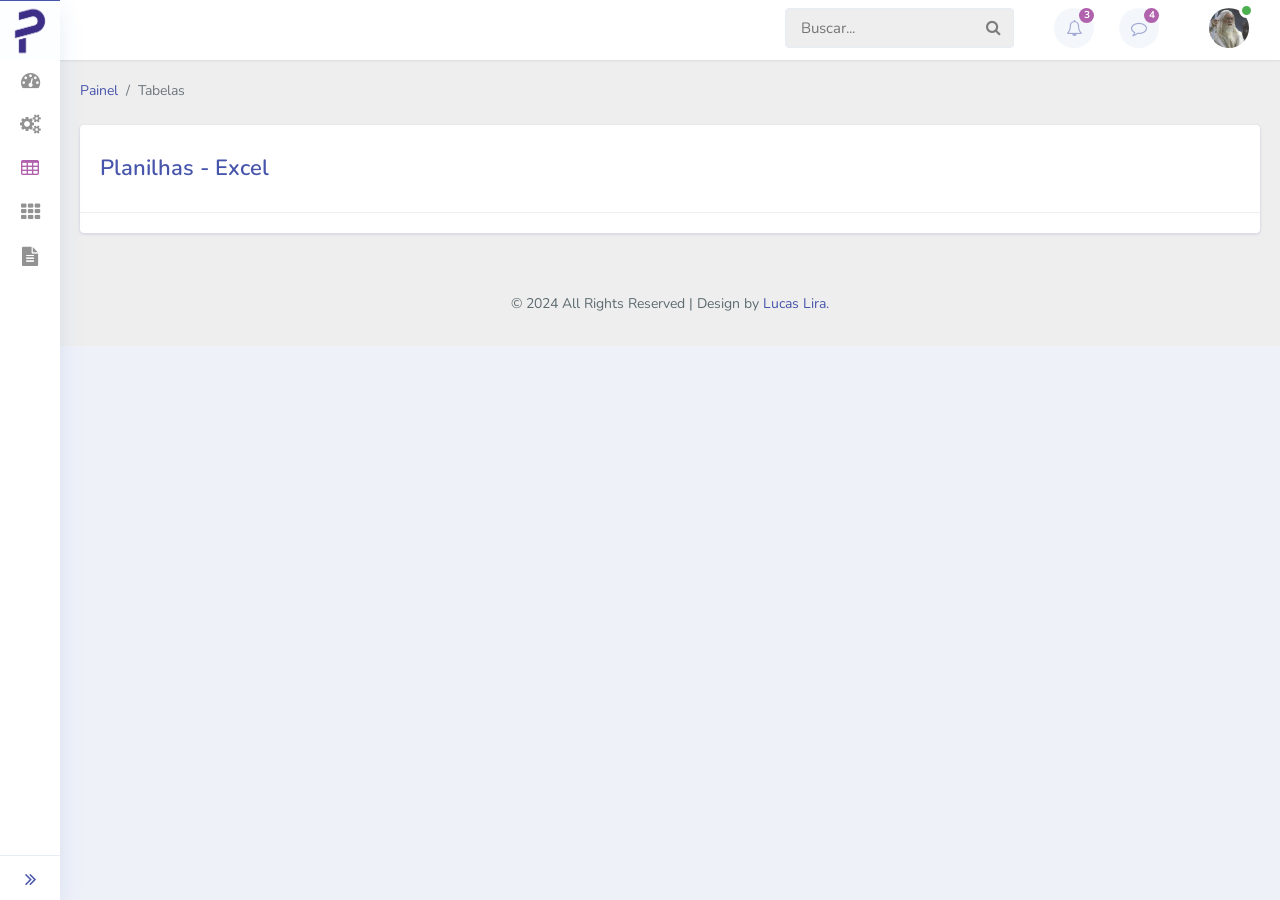
<file: pricing.html>
<!doctype html>
<html lang="en">

<head>
  <!-- Required meta tags -->
  <meta charset="utf-8">
  <meta name="viewport" content="width=device-width, initial-scale=1, shrink-to-fit=no">

  <title>Predita</title>

  <!-- Template CSS -->
  <link rel="stylesheet" href="assets/css/style-starter.css">

  <!-- google fonts -->
  <link href="//fonts.googleapis.com/css?family=Nunito:300,400,600,700,800,900&display=swap" rel="stylesheet">
</head>

<body class="sidebar-menu-collapsed">
<div class="se-pre-con"></div>
<section>
  <!-- sidebar menu start -->
  <div class="sidebar-menu sticky-sidebar-menu">

    <!-- logo start -->
    <div class="logo">
      <h1><a href="index.html">Predita</a></h1>
    </div>

  <!-- if logo is image enable this -->
    <!-- image logo --
    <div class="logo">
      <a href="index.html">
        <img src="image-path" alt="Your logo" title="Your logo" class="img-fluid" style="height:35px;" />
      </a>
    </div>
    <!-- //image logo -->

    <div class="logo-icon text-center">
      <a href="index.html" title="logo"><img src="assets/images/logo.jpg" alt="logo-icon"> </a>
    </div>
    <!-- //logo end -->

    <div class="sidebar-menu-inner">

      <!-- sidebar nav start -->
      <ul class="nav nav-pills nav-stacked custom-nav">
        <li><a href="index.html"><i class="fa fa-tachometer"></i><span> Painel</span></a>
        </li>
        <li class="menu-list">
          <a href="#"><i class="fa fa-cogs"></i>
            <span>Cliente<i class="lnr lnr-chevron-right"></i></span></a>
          <ul class="sub-menu-list">
            <li><a href="carousels.html">Carroséis</a> </li>
            <li><a href="cards.html">Cartões</a> </li>
            <li><a href="people.html">Colaboradores</a></li>
          </ul>
        </li>
        <li class="active"><a href="pricing.html"><i class="fa fa-table"></i> <span>Tabelas</span></a></li>
        <li><a href="blocks.html"><i class="fa fa-th"></i> <span>Blocos de Conteúdos</span></a></li>
        <li><a href="forms.html"><i class="fa fa-file-text"></i> <span>Cadastros</span></a></li>
      </ul>
      <!-- //sidebar nav end -->
      <!-- toggle button start -->
      <a class="toggle-btn">
        <i class="fa fa-angle-double-left menu-collapsed__left"><span>Esconder</span></i>
        <i class="fa fa-angle-double-right menu-collapsed__right"></i>
      </a>
      <!-- //toggle button end -->
    </div>
  </div>
  <!-- //sidebar menu end -->
  <!-- header-starts -->
  <div class="header sticky-header">

    <!-- notification menu start -->
    <div class="menu-right">
      <div class="navbar user-panel-top">
        <div class="search-box">
          <form action="#search-results.html" method="get">
            <input class="search-input" placeholder="Buscar..." type="search" id="search">
            <button class="search-submit" value=""><span class="fa fa-search"></span></button>
          </form>
        </div>
        <div class="user-dropdown-details d-flex">
          <div class="profile_details_left">
            <ul class="nofitications-dropdown">
              <li class="dropdown">
                <a href="#" class="dropdown-toggle" data-toggle="dropdown" aria-expanded="false"><i
                    class="fa fa-bell-o"></i><span class="badge blue">3</span></a>
                <ul class="dropdown-menu">
                  <li>
                    <div class="notification_header">
                      <h3>Notificações</h3>
                    </div>
                  </li>
                  <li><a href="#" class="grid">
                      <div class="user_img"><img src="assets/images/avatar1.jpg" alt=""></div>
                      <div class="notification_desc">
                        <p>Estagiário</p>
                        <span>Agora mesmo</span>
                      </div>
                    </a></li>
                  <li class="odd"><a href="#" class="grid">
                      <div class="user_img"><img src="assets/images/avatar2.jpg" alt=""></div>
                      <div class="notification_desc">
                        <p>Gerente</p>
                        <span>1 hora atrás</span>
                      </div>
                    </a></li>
                  <li><a href="#" class="grid">
                      <div class="user_img"><img src="assets/images/avatar3.jpg" alt=""></div>
                      <div class="notification_desc">
                        <p>Desenvolvedor</p>
                        <span>2 horas atrás</span>
                      </div>
                    </a></li>
                  <li>
                    <div class="notification_bottom">
                      <a href="#all" class="bg-primary">Ver todas as notificações</a>
                    </div>
                  </li>
                </ul>
              </li>
              <li class="dropdown">
                <a href="#" class="dropdown-toggle" data-toggle="dropdown" aria-expanded="false"><i
                    class="fa fa-comment-o"></i><span class="badge blue">4</span></a>
                <ul class="dropdown-menu">
                  <li>
                    <div class="notification_header">
                      <h3>Mensagens</h3>
                    </div>
                  </li>
                  <li><a href="#" class="grid">
                      <div class="user_img"><img src="assets/images/avatar1.jpg" alt=""></div>
                      <div class="notification_desc">
                        <p>Estagiário</p>
                        <span>Agora mesmo</span>
                      </div>
                    </a></li>
                  <li class="odd"><a href="#" class="grid">
                      <div class="user_img"><img src="assets/images/avatar2.jpg" alt=""></div>
                      <div class="notification_desc">
                        <p>Gerente</p>
                        <span>1 hora atrás</span>
                      </div>
                    </a></li>
                  <li><a href="#" class="grid">
                      <div class="user_img"><img src="assets/images/avatar3.jpg" alt=""></div>
                      <div class="notification_desc">
                        <p>Desenvolvedor</p>
                        <span>2 horas atrás</span>
                      </div>
                    </a></li>
                  <li><a href="#" class="grid">
                      <div class="user_img"><img src="assets/images/avatar1.jpg" alt=""></div>
                      <div class="notification_desc">
                        <p>Estagiário</p>
                        <span>4 horas atrás</span>
                      </div>
                    </a></li>
                  <li>
                    <div class="notification_bottom">
                      <a href="#all" class="bg-primary">Ver todas as Mensagens</a>
                    </div>
                  </li>
                </ul>
              </li>
            </ul>
          </div>
          <div class="profile_details">
            <ul>
              <li class="dropdown profile_details_drop">
                <a href="#" class="dropdown-toggle" data-toggle="dropdown" id="dropdownMenu3" aria-haspopup="true"
                  aria-expanded="false">
                  <div class="profile_img">
                    <img src="assets/images/profileimg.jpg" class="rounded-circle" alt="" />
                    <div class="user-active">
                      <span></span>
                    </div>
                  </div>
                </a>
                <ul class="dropdown-menu drp-mnu" aria-labelledby="dropdownMenu3">
                  <li class="user-info">
                    <h5 class="user-name">Lucas</h5>
                    <span class="status ml-2">Disponível</span>
                  </li>
                  <li> <a href="#"><i class="lnr lnr-user"></i>Meu Perfil</a> </li>
                  <li> <a href="#"><i class="lnr lnr-cog"></i>Configuração</a> </li>
                  <li class="logout"> <a href="index.html"><i class="fa fa-power-off"></i>Sair</a> </li>
                </ul>
              </li>
            </ul>
          </div>
        </div>
      </div>
    </div>
    <!--notification menu end -->
  </div>
  <!-- //header-ends -->
<!-- main content start -->
<div class="main-content">

  <!-- content -->
  <div class="container-fluid content-top-gap">

    <!-- breadcrumbs -->
    <nav aria-label="breadcrumb" class="mb-4">
      <ol class="breadcrumb my-breadcrumb">
        <li class="breadcrumb-item"><a href="index.html">Painel</a></li>
        <li class="breadcrumb-item active" aria-current="page">Tabelas</li>
      </ol>
    </nav>
    <!-- //breadcrumbs -->

    <!--BLOCK ROW START-->

    <!-- //pricing version 1 -->

    <!-- pricing version 2 -->
    <div class="pricing-version-2">
      <div class="card card_border mb-5">
        <div class="cards__heading">
          <h3>Planilhas - Excel</h3>
      </div>
    </div>
</div>

<!--footer section start-->
<footer class="dashboard">
  <p>&copy 2024 All Rights Reserved | Design by <a href="https://github.com/luqinias" target="_blank"
      class="text-primary">Lucas Lira.</a></p>
</footer>
<!--footer section end-->
<!-- move top -->
<button onclick="topFunction()" id="movetop" class="bg-primary" title="Go to top">
  <span class="fa fa-angle-up"></span>
</button>
<script>
  // When the user scrolls down 20px from the top of the document, show the button
  window.onscroll = function () {
    scrollFunction()
  };

  function scrollFunction() {
    if (document.body.scrollTop > 20 || document.documentElement.scrollTop > 20) {
      document.getElementById("movetop").style.display = "block";
    } else {
      document.getElementById("movetop").style.display = "none";
    }
  }

  // When the user clicks on the button, scroll to the top of the document
  function topFunction() {
    document.body.scrollTop = 0;
    document.documentElement.scrollTop = 0;
  }
</script>
<!-- /move top -->


<script src="assets/js/jquery-3.3.1.min.js"></script>
<script src="assets/js/jquery-1.10.2.min.js"></script>

<!-- chart js -->
<script src="assets/js/Chart.min.js"></script>
<script src="assets/js/utils.js"></script>
<!-- //chart js -->

<!-- Different scripts of charts.  Ex.Barchart, Linechart -->
<script src="assets/js/bar.js"></script>
<script src="assets/js/linechart.js"></script>
<!-- //Different scripts of charts.  Ex.Barchart, Linechart -->


<script src="assets/js/jquery.nicescroll.js"></script>
<script src="assets/js/scripts.js"></script>

<!-- close script -->
<script>
  var closebtns = document.getElementsByClassName("close-grid");
  var i;

  for (i = 0; i < closebtns.length; i++) {
    closebtns[i].addEventListener("click", function () {
      this.parentElement.style.display = 'none';
    });
  }
</script>
<!-- //close script -->

<!-- disable body scroll when navbar is in active -->
<script>
  $(function () {
    $('.sidebar-menu-collapsed').click(function () {
      $('body').toggleClass('noscroll');
    })
  });
</script>
<!-- disable body scroll when navbar is in active -->

 <!-- loading-gif Js -->
 <script src="assets/js/modernizr.js"></script>
 <script>
     $(window).load(function () {
         // Animate loader off screen
         $(".se-pre-con").fadeOut("slow");;
     });
 </script>
 <!--// loading-gif Js -->

<!-- Bootstrap Core JavaScript -->
<script src="assets/js/bootstrap.min.js"></script>


</body>

</html>
</file>
<file: assets/css/style.css>
/* BASIC */

html {
    background-color: #56baed;
  }
  
  body {
    font-family: "Poppins", sans-serif;
    height: 100vh;
  }
  
  a {
    color: #92badd;
    display:inline-block;
    text-decoration: none;
    font-weight: 400;
  }
  
  h2 {
    text-align: center;
    font-size: 16px;
    font-weight: 600;
    text-transform: uppercase;
    display:inline-block;
    margin: 40px 8px 10px 8px; 
    color: #cccccc;
  }
  
  
  
  /* STRUCTURE */
  
  .wrapper {
    display: flex;
    align-items: center;
    flex-direction: column; 
    justify-content: center;
    width: 100%;
    min-height: 100%;
    padding: 20px;
  }
  
  #formContent {
    -webkit-border-radius: 10px 10px 10px 10px;
    border-radius: 10px 10px 10px 10px;
    background: #fff;
    padding: 30px;
    width: 90%;
    max-width: 450px;
    position: relative;
    padding: 0px;
    -webkit-box-shadow: 0 30px 60px 0 rgba(0,0,0,0.3);
    box-shadow: 0 30px 60px 0 rgba(0,0,0,0.3);
    text-align: center;
  }
  
  #formFooter {
    background-color: #f6f6f6;
    border-top: 1px solid #dce8f1;
    padding: 25px;
    text-align: center;
    -webkit-border-radius: 0 0 10px 10px;
    border-radius: 0 0 10px 10px;
  }
  
  
  
  /* TABS */
  
  h2.inactive {
    color: #cccccc;
  }
  
  h2.active {
    color: #0d0d0d;
    border-bottom: 2px solid #5fbae9;
  }
  
  
  
  /* FORM TYPOGRAPHY*/
  
  input[type=button], input[type=submit], input[type=reset]  {
    background-color: #56baed;
    border: none;
    color: white;
    padding: 15px 80px;
    text-align: center;
    text-decoration: none;
    display: inline-block;
    text-transform: uppercase;
    font-size: 13px;
    -webkit-box-shadow: 0 10px 30px 0 rgba(95,186,233,0.4);
    box-shadow: 0 10px 30px 0 rgba(95,186,233,0.4);
    -webkit-border-radius: 5px 5px 5px 5px;
    border-radius: 5px 5px 5px 5px;
    margin: 5px 20px 40px 20px;
    -webkit-transition: all 0.3s ease-in-out;
    -moz-transition: all 0.3s ease-in-out;
    -ms-transition: all 0.3s ease-in-out;
    -o-transition: all 0.3s ease-in-out;
    transition: all 0.3s ease-in-out;
  }
  
  input[type=button]:hover, input[type=submit]:hover, input[type=reset]:hover  {
    background-color: #39ace7;
  }
  
  input[type=button]:active, input[type=submit]:active, input[type=reset]:active  {
    -moz-transform: scale(0.95);
    -webkit-transform: scale(0.95);
    -o-transform: scale(0.95);
    -ms-transform: scale(0.95);
    transform: scale(0.95);
  }
  
  input[type=text] {
    background-color: #f6f6f6;
    border: none;
    color: #0d0d0d;
    padding: 15px 32px;
    text-align: center;
    text-decoration: none;
    display: inline-block;
    font-size: 16px;
    margin: 5px;
    width: 85%;
    border: 2px solid #f6f6f6;
    -webkit-transition: all 0.5s ease-in-out;
    -moz-transition: all 0.5s ease-in-out;
    -ms-transition: all 0.5s ease-in-out;
    -o-transition: all 0.5s ease-in-out;
    transition: all 0.5s ease-in-out;
    -webkit-border-radius: 5px 5px 5px 5px;
    border-radius: 5px 5px 5px 5px;
  }
  
  input[type=text]:focus {
    background-color: #fff;
    border-bottom: 2px solid #5fbae9;
  }
  
  input[type=text]:placeholder {
    color: #cccccc;
  }
  
  input[type=password] {
    background-color: #f6f6f6;
    border: none;
    color: #0d0d0d;
    padding: 15px 32px;
    text-align: center;
    text-decoration: none;
    display: inline-block;
    font-size: 16px;
    margin: 5px;
    width: 85%;
    border: 2px solid #f6f6f6;
    -webkit-transition: all 0.5s ease-in-out;
    -moz-transition: all 0.5s ease-in-out;
    -ms-transition: all 0.5s ease-in-out;
    -o-transition: all 0.5s ease-in-out;
    transition: all 0.5s ease-in-out;
    -webkit-border-radius: 5px 5px 5px 5px;
    border-radius: 5px 5px 5px 5px;
  }
  
  input[type=password]:focus {
    background-color: #fff;
    border-bottom: 2px solid #5fbae9;
  }
  
  input[type=password]:placeholder {
    color: #cccccc;
  }

  
  .erro-msg {
    color: red;
    font-size: 0.8rem;
    display: block;
    margin-top: 2px;
  }

  input.erro {
    border-color: red;
  }

  
  
  /* ANIMATIONS */
  
  /* Simple CSS3 Fade-in-down Animation */
  .fadeInDown {
    -webkit-animation-name: fadeInDown;
    animation-name: fadeInDown;
    -webkit-animation-duration: 1s;
    animation-duration: 1s;
    -webkit-animation-fill-mode: both;
    animation-fill-mode: both;
  }
  
  @-webkit-keyframes fadeInDown {
    0% {
      opacity: 0;
      -webkit-transform: translate3d(0, -100%, 0);
      transform: translate3d(0, -100%, 0);
    }
    100% {
      opacity: 1;
      -webkit-transform: none;
      transform: none;
    }
  }
  
  @keyframes fadeInDown {
    0% {
      opacity: 0;
      -webkit-transform: translate3d(0, -100%, 0);
      transform: translate3d(0, -100%, 0);
    }
    100% {
      opacity: 1;
      -webkit-transform: none;
      transform: none;
    }
  }
  
  /* Simple CSS3 Fade-in Animation */
  @-webkit-keyframes fadeIn { from { opacity:0; } to { opacity:1; } }
  @-moz-keyframes fadeIn { from { opacity:0; } to { opacity:1; } }
  @keyframes fadeIn { from { opacity:0; } to { opacity:1; } }
  
  .fadeIn {
    opacity:0;
    -webkit-animation:fadeIn ease-in 1;
    -moz-animation:fadeIn ease-in 1;
    animation:fadeIn ease-in 1;
  
    -webkit-animation-fill-mode:forwards;
    -moz-animation-fill-mode:forwards;
    animation-fill-mode:forwards;
  
    -webkit-animation-duration:1s;
    -moz-animation-duration:1s;
    animation-duration:1s;
  }
  
  .fadeIn.first {
    -webkit-animation-delay: 0.4s;
    -moz-animation-delay: 0.4s;
    animation-delay: 0.4s;
  }
  
  .fadeIn.second {
    -webkit-animation-delay: 0.6s;
    -moz-animation-delay: 0.6s;
    animation-delay: 0.6s;
  }
  
  .fadeIn.third {
    -webkit-animation-delay: 0.8s;
    -moz-animation-delay: 0.8s;
    animation-delay: 0.8s;
  }
  
  .fadeIn.fourth {
    -webkit-animation-delay: 1s;
    -moz-animation-delay: 1s;
    animation-delay: 1s;
  }
  
  /* Simple CSS3 Fade-in Animation */
  .underlineHover:after {
    display: block;
    left: 0;
    bottom: -10px;
    width: 0;
    height: 2px;
    background-color: #56baed;
    content: "";
    transition: width 0.2s;
  }
  
  .underlineHover:hover {
    color: #0d0d0d;
  }
  
  .underlineHover:hover:after{
    width: 100%;
  }
  
  
  
  /* OTHERS */
  
  *:focus {
      outline: none;
  } 
  
  #icon {
    width:30%;
    
    

  }
</file>
<file: assets/css/style-starter.css>
/* 
Author: W3layouts
Author URL: http://w3layouts.com
*/

@charset "UTF-8";
/*!
 * Bootstrap v4.4.1 (https://getbootstrap.com/)
 * Copyright 2011-2019 The Bootstrap Authors
 * Copyright 2011-2019 Twitter, Inc.
 * Licensed under MIT (https://github.com/twbs/bootstrap/blob/master/LICENSE)
 */
:root {
  --blue: #007bff;
  --indigo: #6610f2;
  --purple: #6f42c1;
  --pink: #e83e8c;
  --red: #dc3545;
  --orange: #fd7e14;
  --yellow: #ffc107;
  --green: #28a745;
  --teal: #20c997;
  --cyan: #17a2b8;
  --white: #fff;
  --gray: #6c757d;
  --gray-dark: #343a40;
  --primary: #4755AB;
  --secondary: #B162AC;
  --success: #03c895;
  --info: #17a2b8;
  --warning: #ffc107;
  --danger: #ff4f81;
  --light: #f8f9fa;
  --dark: #343a40;
  --breakpoint-xs: 0;
  --breakpoint-sm: 576px;
  --breakpoint-md: 768px;
  --breakpoint-lg: 992px;
  --breakpoint-xl: 1200px;
  --font-family-sans-serif: -apple-system, BlinkMacSystemFont, "Segoe UI", Roboto, "Helvetica Neue", Arial, "Noto Sans", sans-serif, "Apple Color Emoji", "Segoe UI Emoji", "Segoe UI Symbol", "Noto Color Emoji";
  --font-family-monospace: SFMono-Regular, Menlo, Monaco, Consolas, "Liberation Mono", "Courier New", monospace; }

*,
*::before,
*::after {
  box-sizing: border-box; }

html {
  font-family: sans-serif;
  line-height: 1.15;
  -webkit-text-size-adjust: 100%;
  -webkit-tap-highlight-color: rgba(0, 0, 0, 0); }

article, aside, figcaption, figure, footer, header, hgroup, main, nav, section {
  display: block; }

body {
  margin: 0;
  font-family: -apple-system, BlinkMacSystemFont, "Segoe UI", Roboto, "Helvetica Neue", Arial, "Noto Sans", sans-serif, "Apple Color Emoji", "Segoe UI Emoji", "Segoe UI Symbol", "Noto Color Emoji";
  font-size: 1rem;
  font-weight: 400;
  line-height: 1.5;
  color: #212529;
  text-align: left;
  background-color: #fff; }

[tabindex="-1"]:focus:not(:focus-visible) {
  outline: 0 !important; }

hr {
  box-sizing: content-box;
  height: 0;
  overflow: visible; }

h1, h2, h3, h4, h5, h6 {
  margin-top: 0;
  margin-bottom: 0.5rem; }

p {
  margin-top: 0;
  margin-bottom: 1rem; }

abbr[title],
abbr[data-original-title] {
  text-decoration: underline;
  -webkit-text-decoration: underline dotted;
          text-decoration: underline dotted;
  cursor: help;
  border-bottom: 0;
  -webkit-text-decoration-skip-ink: none;
          text-decoration-skip-ink: none; }

address {
  margin-bottom: 1rem;
  font-style: normal;
  line-height: inherit; }

ol,
ul,
dl {
  margin-top: 0;
  margin-bottom: 1rem; }

ol ol,
ul ul,
ol ul,
ul ol {
  margin-bottom: 0; }

dt {
  font-weight: 700; }

dd {
  margin-bottom: .5rem;
  margin-left: 0; }

blockquote {
  margin: 0 0 1rem; }

b,
strong {
  font-weight: bolder; }

small {
  font-size: 80%; }

sub,
sup {
  position: relative;
  font-size: 75%;
  line-height: 0;
  vertical-align: baseline; }

sub {
  bottom: -.25em; }

sup {
  top: -.5em; }

a {
  color: #4755AB;
  text-decoration: none;
  background-color: transparent; }
  a:hover {
    color: #313a75;
    text-decoration: underline; }

a:not([href]) {
  color: inherit;
  text-decoration: none; }
  a:not([href]):hover {
    color: inherit;
    text-decoration: none; }

pre,
code,
kbd,
samp {
  font-family: SFMono-Regular, Menlo, Monaco, Consolas, "Liberation Mono", "Courier New", monospace;
  font-size: 1em; }

pre {
  margin-top: 0;
  margin-bottom: 1rem;
  overflow: auto; }

figure {
  margin: 0 0 1rem; }

img {
  vertical-align: middle;
  border-style: none; }

svg {
  overflow: hidden;
  vertical-align: middle; }

table {
  border-collapse: collapse; }

caption {
  padding-top: 0.75rem;
  padding-bottom: 0.75rem;
  color: #6c757d;
  text-align: left;
  caption-side: bottom; }

th {
  text-align: inherit; }

label {
  display: inline-block;
  margin-bottom: 0.5rem; }

button {
  border-radius: 0; }

button:focus {
  outline: 1px dotted;
  outline: 5px auto -webkit-focus-ring-color; }

input,
button,
select,
optgroup,
textarea {
  margin: 0;
  font-family: inherit;
  font-size: inherit;
  line-height: inherit; }

button,
input {
  overflow: visible; }

button,
select {
  text-transform: none; }

select {
  word-wrap: normal; }

button,
[type="button"],
[type="reset"],
[type="submit"] {
  -webkit-appearance: button; }

button:not(:disabled),
[type="button"]:not(:disabled),
[type="reset"]:not(:disabled),
[type="submit"]:not(:disabled) {
  cursor: pointer; }

button::-moz-focus-inner,
[type="button"]::-moz-focus-inner,
[type="reset"]::-moz-focus-inner,
[type="submit"]::-moz-focus-inner {
  padding: 0;
  border-style: none; }

input[type="radio"],
input[type="checkbox"] {
  box-sizing: border-box;
  padding: 0; }

input[type="date"],
input[type="time"],
input[type="datetime-local"],
input[type="month"] {
  -webkit-appearance: listbox; }

textarea {
  overflow: auto;
  resize: vertical; }

fieldset {
  min-width: 0;
  padding: 0;
  margin: 0;
  border: 0; }

legend {
  display: block;
  width: 100%;
  max-width: 100%;
  padding: 0;
  margin-bottom: .5rem;
  font-size: 1.5rem;
  line-height: inherit;
  color: inherit;
  white-space: normal; }
  @media (max-width: 1200px) {
    legend {
      font-size: calc(1.275rem + 0.3vw) ; } }

progress {
  vertical-align: baseline; }

[type="number"]::-webkit-inner-spin-button,
[type="number"]::-webkit-outer-spin-button {
  height: auto; }

[type="search"] {
  outline-offset: -2px;
  -webkit-appearance: none; }

[type="search"]::-webkit-search-decoration {
  -webkit-appearance: none; }

::-webkit-file-upload-button {
  font: inherit;
  -webkit-appearance: button; }

output {
  display: inline-block; }

summary {
  display: list-item;
  cursor: pointer; }

template {
  display: none; }

[hidden] {
  display: none !important; }

h1, h2, h3, h4, h5, h6,
.h1, .h2, .h3, .h4, .h5, .h6 {
  margin-bottom: 0.5rem;
  font-weight: 500;
  line-height: 1.2; }

h1, .h1 {
  font-size: 2.5rem; }
  @media (max-width: 1200px) {
    h1, .h1 {
      font-size: calc(1.375rem + 1.5vw) ; } }

h2, .h2 {
  font-size: 2rem; }
  @media (max-width: 1200px) {
    h2, .h2 {
      font-size: calc(1.325rem + 0.9vw) ; } }

h3, .h3 {
  font-size: 1.75rem; }
  @media (max-width: 1200px) {
    h3, .h3 {
      font-size: calc(1.3rem + 0.6vw) ; } }

h4, .h4 {
  font-size: 1.5rem; }
  @media (max-width: 1200px) {
    h4, .h4 {
      font-size: calc(1.275rem + 0.3vw) ; } }

h5, .h5 {
  font-size: 1.25rem; }

h6, .h6 {
  font-size: 1rem; }

.lead {
  font-size: 1.25rem;
  font-weight: 300; }

.display-1 {
  font-size: 6rem;
  font-weight: 300;
  line-height: 1.2; }
  @media (max-width: 1200px) {
    .display-1 {
      font-size: calc(1.725rem + 5.7vw) ; } }

.display-2 {
  font-size: 5.5rem;
  font-weight: 300;
  line-height: 1.2; }
  @media (max-width: 1200px) {
    .display-2 {
      font-size: calc(1.675rem + 5.1vw) ; } }

.display-3 {
  font-size: 4.5rem;
  font-weight: 300;
  line-height: 1.2; }
  @media (max-width: 1200px) {
    .display-3 {
      font-size: calc(1.575rem + 3.9vw) ; } }

.display-4 {
  font-size: 3.5rem;
  font-weight: 300;
  line-height: 1.2; }
  @media (max-width: 1200px) {
    .display-4 {
      font-size: calc(1.475rem + 2.7vw) ; } }

hr {
  margin-top: 1rem;
  margin-bottom: 1rem;
  border: 0;
  border-top: 1px solid rgba(0, 0, 0, 0.1); }

small,
.small {
  font-size: 80%;
  font-weight: 400; }

mark,
.mark {
  padding: 0.2em;
  background-color: #fcf8e3; }

.list-unstyled {
  padding-left: 0;
  list-style: none; }

.list-inline {
  padding-left: 0;
  list-style: none; }

.list-inline-item {
  display: inline-block; }
  .list-inline-item:not(:last-child) {
    margin-right: 0.5rem; }

.initialism {
  font-size: 90%;
  text-transform: uppercase; }

.blockquote {
  margin-bottom: 1rem;
  font-size: 1.25rem; }

.blockquote-footer {
  display: block;
  font-size: 80%;
  color: #6c757d; }
  .blockquote-footer::before {
    content: "\2014\00A0"; }

.img-fluid {
  max-width: 100%;
  height: auto; }

.img-thumbnail {
  padding: 0.25rem;
  background-color: #fff;
  border: 1px solid #dee2e6;
  border-radius: 0.25rem;
  max-width: 100%;
  height: auto; }

.figure {
  display: inline-block; }

.figure-img {
  margin-bottom: 0.5rem;
  line-height: 1; }

.figure-caption {
  font-size: 90%;
  color: #6c757d; }

code {
  font-size: 87.5%;
  color: #e83e8c;
  word-wrap: break-word; }
  a > code {
    color: inherit; }

kbd {
  padding: 0.2rem 0.4rem;
  font-size: 87.5%;
  color: #fff;
  background-color: #212529;
  border-radius: 0.2rem; }
  kbd kbd {
    padding: 0;
    font-size: 100%;
    font-weight: 700; }

pre {
  display: block;
  font-size: 87.5%;
  color: #212529; }
  pre code {
    font-size: inherit;
    color: inherit;
    word-break: normal; }

.pre-scrollable {
  max-height: 340px;
  overflow-y: scroll; }

.container {
  width: 100%;
  padding-right: 15px;
  padding-left: 15px;
  margin-right: auto;
  margin-left: auto; }
  @media (min-width: 576px) {
    .container {
      max-width: 540px; } }
  @media (min-width: 768px) {
    .container {
      max-width: 720px; } }
  @media (min-width: 992px) {
    .container {
      max-width: 960px; } }
  @media (min-width: 1200px) {
    .container {
      max-width: 1140px; } }

.container-fluid, .container-sm, .container-md, .container-lg, .container-xl {
  width: 100%;
  padding-right: 15px;
  padding-left: 15px;
  margin-right: auto;
  margin-left: auto; }

@media (min-width: 576px) {
  .container, .container-sm {
    max-width: 540px; } }

@media (min-width: 768px) {
  .container, .container-sm, .container-md {
    max-width: 720px; } }

@media (min-width: 992px) {
  .container, .container-sm, .container-md, .container-lg {
    max-width: 960px; } }

@media (min-width: 1200px) {
  .container, .container-sm, .container-md, .container-lg, .container-xl {
    max-width: 1140px; } }

.row {
  display: flex;
  flex-wrap: wrap;
  margin-right: -15px;
  margin-left: -15px; }

.no-gutters {
  margin-right: 0;
  margin-left: 0; }
  .no-gutters > .col,
  .no-gutters > [class*="col-"] {
    padding-right: 0;
    padding-left: 0; }

.col-1, .col-2, .col-3, .col-4, .col-5, .col-6, .col-7, .col-8, .col-9, .col-10, .col-11, .col-12, .col,
.col-auto, .col-sm-1, .col-sm-2, .col-sm-3, .col-sm-4, .col-sm-5, .col-sm-6, .col-sm-7, .col-sm-8, .col-sm-9, .col-sm-10, .col-sm-11, .col-sm-12, .col-sm,
.col-sm-auto, .col-md-1, .col-md-2, .col-md-3, .col-md-4, .col-md-5, .col-md-6, .col-md-7, .col-md-8, .col-md-9, .col-md-10, .col-md-11, .col-md-12, .col-md,
.col-md-auto, .col-lg-1, .col-lg-2, .col-lg-3, .col-lg-4, .col-lg-5, .col-lg-6, .col-lg-7, .col-lg-8, .col-lg-9, .col-lg-10, .col-lg-11, .col-lg-12, .col-lg,
.col-lg-auto, .col-xl-1, .col-xl-2, .col-xl-3, .col-xl-4, .col-xl-5, .col-xl-6, .col-xl-7, .col-xl-8, .col-xl-9, .col-xl-10, .col-xl-11, .col-xl-12, .col-xl,
.col-xl-auto {
  position: relative;
  width: 100%;
  padding-right: 15px;
  padding-left: 15px; }

.col {
  flex-basis: 0;
  flex-grow: 1;
  max-width: 100%; }

.row-cols-1 > * {
  flex: 0 0 100%;
  max-width: 100%; }

.row-cols-2 > * {
  flex: 0 0 50%;
  max-width: 50%; }

.row-cols-3 > * {
  flex: 0 0 33.33333%;
  max-width: 33.33333%; }

.row-cols-4 > * {
  flex: 0 0 25%;
  max-width: 25%; }

.row-cols-5 > * {
  flex: 0 0 20%;
  max-width: 20%; }

.row-cols-6 > * {
  flex: 0 0 16.66667%;
  max-width: 16.66667%; }

.col-auto {
  flex: 0 0 auto;
  width: auto;
  max-width: 100%; }

.col-1 {
  flex: 0 0 8.33333%;
  max-width: 8.33333%; }

.col-2 {
  flex: 0 0 16.66667%;
  max-width: 16.66667%; }

.col-3 {
  flex: 0 0 25%;
  max-width: 25%; }

.col-4 {
  flex: 0 0 33.33333%;
  max-width: 33.33333%; }

.col-5 {
  flex: 0 0 41.66667%;
  max-width: 41.66667%; }

.col-6 {
  flex: 0 0 50%;
  max-width: 50%; }

.col-7 {
  flex: 0 0 58.33333%;
  max-width: 58.33333%; }

.col-8 {
  flex: 0 0 66.66667%;
  max-width: 66.66667%; }

.col-9 {
  flex: 0 0 75%;
  max-width: 75%; }

.col-10 {
  flex: 0 0 83.33333%;
  max-width: 83.33333%; }

.col-11 {
  flex: 0 0 91.66667%;
  max-width: 91.66667%; }

.col-12 {
  flex: 0 0 100%;
  max-width: 100%; }

.order-first {
  order: -1; }

.order-last {
  order: 13; }

.order-0 {
  order: 0; }

.order-1 {
  order: 1; }

.order-2 {
  order: 2; }

.order-3 {
  order: 3; }

.order-4 {
  order: 4; }

.order-5 {
  order: 5; }

.order-6 {
  order: 6; }

.order-7 {
  order: 7; }

.order-8 {
  order: 8; }

.order-9 {
  order: 9; }

.order-10 {
  order: 10; }

.order-11 {
  order: 11; }

.order-12 {
  order: 12; }

.offset-1 {
  margin-left: 8.33333%; }

.offset-2 {
  margin-left: 16.66667%; }

.offset-3 {
  margin-left: 25%; }

.offset-4 {
  margin-left: 33.33333%; }

.offset-5 {
  margin-left: 41.66667%; }

.offset-6 {
  margin-left: 50%; }

.offset-7 {
  margin-left: 58.33333%; }

.offset-8 {
  margin-left: 66.66667%; }

.offset-9 {
  margin-left: 75%; }

.offset-10 {
  margin-left: 83.33333%; }

.offset-11 {
  margin-left: 91.66667%; }

@media (min-width: 576px) {
  .col-sm {
    flex-basis: 0;
    flex-grow: 1;
    max-width: 100%; }
  .row-cols-sm-1 > * {
    flex: 0 0 100%;
    max-width: 100%; }
  .row-cols-sm-2 > * {
    flex: 0 0 50%;
    max-width: 50%; }
  .row-cols-sm-3 > * {
    flex: 0 0 33.33333%;
    max-width: 33.33333%; }
  .row-cols-sm-4 > * {
    flex: 0 0 25%;
    max-width: 25%; }
  .row-cols-sm-5 > * {
    flex: 0 0 20%;
    max-width: 20%; }
  .row-cols-sm-6 > * {
    flex: 0 0 16.66667%;
    max-width: 16.66667%; }
  .col-sm-auto {
    flex: 0 0 auto;
    width: auto;
    max-width: 100%; }
  .col-sm-1 {
    flex: 0 0 8.33333%;
    max-width: 8.33333%; }
  .col-sm-2 {
    flex: 0 0 16.66667%;
    max-width: 16.66667%; }
  .col-sm-3 {
    flex: 0 0 25%;
    max-width: 25%; }
  .col-sm-4 {
    flex: 0 0 33.33333%;
    max-width: 33.33333%; }
  .col-sm-5 {
    flex: 0 0 41.66667%;
    max-width: 41.66667%; }
  .col-sm-6 {
    flex: 0 0 50%;
    max-width: 50%; }
  .col-sm-7 {
    flex: 0 0 58.33333%;
    max-width: 58.33333%; }
  .col-sm-8 {
    flex: 0 0 66.66667%;
    max-width: 66.66667%; }
  .col-sm-9 {
    flex: 0 0 75%;
    max-width: 75%; }
  .col-sm-10 {
    flex: 0 0 83.33333%;
    max-width: 83.33333%; }
  .col-sm-11 {
    flex: 0 0 91.66667%;
    max-width: 91.66667%; }
  .col-sm-12 {
    flex: 0 0 100%;
    max-width: 100%; }
  .order-sm-first {
    order: -1; }
  .order-sm-last {
    order: 13; }
  .order-sm-0 {
    order: 0; }
  .order-sm-1 {
    order: 1; }
  .order-sm-2 {
    order: 2; }
  .order-sm-3 {
    order: 3; }
  .order-sm-4 {
    order: 4; }
  .order-sm-5 {
    order: 5; }
  .order-sm-6 {
    order: 6; }
  .order-sm-7 {
    order: 7; }
  .order-sm-8 {
    order: 8; }
  .order-sm-9 {
    order: 9; }
  .order-sm-10 {
    order: 10; }
  .order-sm-11 {
    order: 11; }
  .order-sm-12 {
    order: 12; }
  .offset-sm-0 {
    margin-left: 0; }
  .offset-sm-1 {
    margin-left: 8.33333%; }
  .offset-sm-2 {
    margin-left: 16.66667%; }
  .offset-sm-3 {
    margin-left: 25%; }
  .offset-sm-4 {
    margin-left: 33.33333%; }
  .offset-sm-5 {
    margin-left: 41.66667%; }
  .offset-sm-6 {
    margin-left: 50%; }
  .offset-sm-7 {
    margin-left: 58.33333%; }
  .offset-sm-8 {
    margin-left: 66.66667%; }
  .offset-sm-9 {
    margin-left: 75%; }
  .offset-sm-10 {
    margin-left: 83.33333%; }
  .offset-sm-11 {
    margin-left: 91.66667%; } }

@media (min-width: 768px) {
  .col-md {
    flex-basis: 0;
    flex-grow: 1;
    max-width: 100%; }
  .row-cols-md-1 > * {
    flex: 0 0 100%;
    max-width: 100%; }
  .row-cols-md-2 > * {
    flex: 0 0 50%;
    max-width: 50%; }
  .row-cols-md-3 > * {
    flex: 0 0 33.33333%;
    max-width: 33.33333%; }
  .row-cols-md-4 > * {
    flex: 0 0 25%;
    max-width: 25%; }
  .row-cols-md-5 > * {
    flex: 0 0 20%;
    max-width: 20%; }
  .row-cols-md-6 > * {
    flex: 0 0 16.66667%;
    max-width: 16.66667%; }
  .col-md-auto {
    flex: 0 0 auto;
    width: auto;
    max-width: 100%; }
  .col-md-1 {
    flex: 0 0 8.33333%;
    max-width: 8.33333%; }
  .col-md-2 {
    flex: 0 0 16.66667%;
    max-width: 16.66667%; }
  .col-md-3 {
    flex: 0 0 25%;
    max-width: 25%; }
  .col-md-4 {
    flex: 0 0 33.33333%;
    max-width: 33.33333%; }
  .col-md-5 {
    flex: 0 0 41.66667%;
    max-width: 41.66667%; }
  .col-md-6 {
    flex: 0 0 50%;
    max-width: 50%; }
  .col-md-7 {
    flex: 0 0 58.33333%;
    max-width: 58.33333%; }
  .col-md-8 {
    flex: 0 0 66.66667%;
    max-width: 66.66667%; }
  .col-md-9 {
    flex: 0 0 75%;
    max-width: 75%; }
  .col-md-10 {
    flex: 0 0 83.33333%;
    max-width: 83.33333%; }
  .col-md-11 {
    flex: 0 0 91.66667%;
    max-width: 91.66667%; }
  .col-md-12 {
    flex: 0 0 100%;
    max-width: 100%; }
  .order-md-first {
    order: -1; }
  .order-md-last {
    order: 13; }
  .order-md-0 {
    order: 0; }
  .order-md-1 {
    order: 1; }
  .order-md-2 {
    order: 2; }
  .order-md-3 {
    order: 3; }
  .order-md-4 {
    order: 4; }
  .order-md-5 {
    order: 5; }
  .order-md-6 {
    order: 6; }
  .order-md-7 {
    order: 7; }
  .order-md-8 {
    order: 8; }
  .order-md-9 {
    order: 9; }
  .order-md-10 {
    order: 10; }
  .order-md-11 {
    order: 11; }
  .order-md-12 {
    order: 12; }
  .offset-md-0 {
    margin-left: 0; }
  .offset-md-1 {
    margin-left: 8.33333%; }
  .offset-md-2 {
    margin-left: 16.66667%; }
  .offset-md-3 {
    margin-left: 25%; }
  .offset-md-4 {
    margin-left: 33.33333%; }
  .offset-md-5 {
    margin-left: 41.66667%; }
  .offset-md-6 {
    margin-left: 50%; }
  .offset-md-7 {
    margin-left: 58.33333%; }
  .offset-md-8 {
    margin-left: 66.66667%; }
  .offset-md-9 {
    margin-left: 75%; }
  .offset-md-10 {
    margin-left: 83.33333%; }
  .offset-md-11 {
    margin-left: 91.66667%; } }

@media (min-width: 992px) {
  .col-lg {
    flex-basis: 0;
    flex-grow: 1;
    max-width: 100%; }
  .row-cols-lg-1 > * {
    flex: 0 0 100%;
    max-width: 100%; }
  .row-cols-lg-2 > * {
    flex: 0 0 50%;
    max-width: 50%; }
  .row-cols-lg-3 > * {
    flex: 0 0 33.33333%;
    max-width: 33.33333%; }
  .row-cols-lg-4 > * {
    flex: 0 0 25%;
    max-width: 25%; }
  .row-cols-lg-5 > * {
    flex: 0 0 20%;
    max-width: 20%; }
  .row-cols-lg-6 > * {
    flex: 0 0 16.66667%;
    max-width: 16.66667%; }
  .col-lg-auto {
    flex: 0 0 auto;
    width: auto;
    max-width: 100%; }
  .col-lg-1 {
    flex: 0 0 8.33333%;
    max-width: 8.33333%; }
  .col-lg-2 {
    flex: 0 0 16.66667%;
    max-width: 16.66667%; }
  .col-lg-3 {
    flex: 0 0 25%;
    max-width: 25%; }
  .col-lg-4 {
    flex: 0 0 33.33333%;
    max-width: 33.33333%; }
  .col-lg-5 {
    flex: 0 0 41.66667%;
    max-width: 41.66667%; }
  .col-lg-6 {
    flex: 0 0 50%;
    max-width: 50%; }
  .col-lg-7 {
    flex: 0 0 58.33333%;
    max-width: 58.33333%; }
  .col-lg-8 {
    flex: 0 0 66.66667%;
    max-width: 66.66667%; }
  .col-lg-9 {
    flex: 0 0 75%;
    max-width: 75%; }
  .col-lg-10 {
    flex: 0 0 83.33333%;
    max-width: 83.33333%; }
  .col-lg-11 {
    flex: 0 0 91.66667%;
    max-width: 91.66667%; }
  .col-lg-12 {
    flex: 0 0 100%;
    max-width: 100%; }
  .order-lg-first {
    order: -1; }
  .order-lg-last {
    order: 13; }
  .order-lg-0 {
    order: 0; }
  .order-lg-1 {
    order: 1; }
  .order-lg-2 {
    order: 2; }
  .order-lg-3 {
    order: 3; }
  .order-lg-4 {
    order: 4; }
  .order-lg-5 {
    order: 5; }
  .order-lg-6 {
    order: 6; }
  .order-lg-7 {
    order: 7; }
  .order-lg-8 {
    order: 8; }
  .order-lg-9 {
    order: 9; }
  .order-lg-10 {
    order: 10; }
  .order-lg-11 {
    order: 11; }
  .order-lg-12 {
    order: 12; }
  .offset-lg-0 {
    margin-left: 0; }
  .offset-lg-1 {
    margin-left: 8.33333%; }
  .offset-lg-2 {
    margin-left: 16.66667%; }
  .offset-lg-3 {
    margin-left: 25%; }
  .offset-lg-4 {
    margin-left: 33.33333%; }
  .offset-lg-5 {
    margin-left: 41.66667%; }
  .offset-lg-6 {
    margin-left: 50%; }
  .offset-lg-7 {
    margin-left: 58.33333%; }
  .offset-lg-8 {
    margin-left: 66.66667%; }
  .offset-lg-9 {
    margin-left: 75%; }
  .offset-lg-10 {
    margin-left: 83.33333%; }
  .offset-lg-11 {
    margin-left: 91.66667%; } }

@media (min-width: 1200px) {
  .col-xl {
    flex-basis: 0;
    flex-grow: 1;
    max-width: 100%; }
  .row-cols-xl-1 > * {
    flex: 0 0 100%;
    max-width: 100%; }
  .row-cols-xl-2 > * {
    flex: 0 0 50%;
    max-width: 50%; }
  .row-cols-xl-3 > * {
    flex: 0 0 33.33333%;
    max-width: 33.33333%; }
  .row-cols-xl-4 > * {
    flex: 0 0 25%;
    max-width: 25%; }
  .row-cols-xl-5 > * {
    flex: 0 0 20%;
    max-width: 20%; }
  .row-cols-xl-6 > * {
    flex: 0 0 16.66667%;
    max-width: 16.66667%; }
  .col-xl-auto {
    flex: 0 0 auto;
    width: auto;
    max-width: 100%; }
  .col-xl-1 {
    flex: 0 0 8.33333%;
    max-width: 8.33333%; }
  .col-xl-2 {
    flex: 0 0 16.66667%;
    max-width: 16.66667%; }
  .col-xl-3 {
    flex: 0 0 25%;
    max-width: 25%; }
  .col-xl-4 {
    flex: 0 0 33.33333%;
    max-width: 33.33333%; }
  .col-xl-5 {
    flex: 0 0 41.66667%;
    max-width: 41.66667%; }
  .col-xl-6 {
    flex: 0 0 50%;
    max-width: 50%; }
  .col-xl-7 {
    flex: 0 0 58.33333%;
    max-width: 58.33333%; }
  .col-xl-8 {
    flex: 0 0 66.66667%;
    max-width: 66.66667%; }
  .col-xl-9 {
    flex: 0 0 75%;
    max-width: 75%; }
  .col-xl-10 {
    flex: 0 0 83.33333%;
    max-width: 83.33333%; }
  .col-xl-11 {
    flex: 0 0 91.66667%;
    max-width: 91.66667%; }
  .col-xl-12 {
    flex: 0 0 100%;
    max-width: 100%; }
  .order-xl-first {
    order: -1; }
  .order-xl-last {
    order: 13; }
  .order-xl-0 {
    order: 0; }
  .order-xl-1 {
    order: 1; }
  .order-xl-2 {
    order: 2; }
  .order-xl-3 {
    order: 3; }
  .order-xl-4 {
    order: 4; }
  .order-xl-5 {
    order: 5; }
  .order-xl-6 {
    order: 6; }
  .order-xl-7 {
    order: 7; }
  .order-xl-8 {
    order: 8; }
  .order-xl-9 {
    order: 9; }
  .order-xl-10 {
    order: 10; }
  .order-xl-11 {
    order: 11; }
  .order-xl-12 {
    order: 12; }
  .offset-xl-0 {
    margin-left: 0; }
  .offset-xl-1 {
    margin-left: 8.33333%; }
  .offset-xl-2 {
    margin-left: 16.66667%; }
  .offset-xl-3 {
    margin-left: 25%; }
  .offset-xl-4 {
    margin-left: 33.33333%; }
  .offset-xl-5 {
    margin-left: 41.66667%; }
  .offset-xl-6 {
    margin-left: 50%; }
  .offset-xl-7 {
    margin-left: 58.33333%; }
  .offset-xl-8 {
    margin-left: 66.66667%; }
  .offset-xl-9 {
    margin-left: 75%; }
  .offset-xl-10 {
    margin-left: 83.33333%; }
  .offset-xl-11 {
    margin-left: 91.66667%; } }

.table {
  width: 100%;
  margin-bottom: 1rem;
  color: #212529; }
  .table th,
  .table td {
    padding: 0.75rem;
    vertical-align: top;
    border-top: 1px solid #dee2e6; }
  .table thead th {
    vertical-align: bottom;
    border-bottom: 2px solid #dee2e6; }
  .table tbody + tbody {
    border-top: 2px solid #dee2e6; }

.table-sm th,
.table-sm td {
  padding: 0.3rem; }

.table-bordered {
  border: 1px solid #dee2e6; }
  .table-bordered th,
  .table-bordered td {
    border: 1px solid #dee2e6; }
  .table-bordered thead th,
  .table-bordered thead td {
    border-bottom-width: 2px; }

.table-borderless th,
.table-borderless td,
.table-borderless thead th,
.table-borderless tbody + tbody {
  border: 0; }

.table-striped tbody tr:nth-of-type(odd) {
  background-color: rgba(0, 0, 0, 0.05); }

.table-hover tbody tr:hover {
  color: #212529;
  background-color: rgba(0, 0, 0, 0.075); }

.table-primary,
.table-primary > th,
.table-primary > td {
  background-color: #cbcfe7; }

.table-primary th,
.table-primary td,
.table-primary thead th,
.table-primary tbody + tbody {
  border-color: #9fa7d3; }

.table-hover .table-primary:hover {
  background-color: #babfdf; }
  .table-hover .table-primary:hover > td,
  .table-hover .table-primary:hover > th {
    background-color: #babfdf; }

.table-secondary,
.table-secondary > th,
.table-secondary > td {
  background-color: #e9d3e8; }

.table-secondary th,
.table-secondary td,
.table-secondary thead th,
.table-secondary tbody + tbody {
  border-color: #d6add4; }

.table-hover .table-secondary:hover {
  background-color: #e1c2df; }
  .table-hover .table-secondary:hover > td,
  .table-hover .table-secondary:hover > th {
    background-color: #e1c2df; }

.table-success,
.table-success > th,
.table-success > td {
  background-color: #b8f0e1; }

.table-success th,
.table-success td,
.table-success thead th,
.table-success tbody + tbody {
  border-color: #7ce2c8; }

.table-hover .table-success:hover {
  background-color: #a3ecd8; }
  .table-hover .table-success:hover > td,
  .table-hover .table-success:hover > th {
    background-color: #a3ecd8; }

.table-info,
.table-info > th,
.table-info > td {
  background-color: #bee5eb; }

.table-info th,
.table-info td,
.table-info thead th,
.table-info tbody + tbody {
  border-color: #86cfda; }

.table-hover .table-info:hover {
  background-color: #abdde5; }
  .table-hover .table-info:hover > td,
  .table-hover .table-info:hover > th {
    background-color: #abdde5; }

.table-warning,
.table-warning > th,
.table-warning > td {
  background-color: #ffeeba; }

.table-warning th,
.table-warning td,
.table-warning thead th,
.table-warning tbody + tbody {
  border-color: #ffdf7e; }

.table-hover .table-warning:hover {
  background-color: #ffe8a1; }
  .table-hover .table-warning:hover > td,
  .table-hover .table-warning:hover > th {
    background-color: #ffe8a1; }

.table-danger,
.table-danger > th,
.table-danger > td {
  background-color: #ffcedc; }

.table-danger th,
.table-danger td,
.table-danger thead th,
.table-danger tbody + tbody {
  border-color: #ffa3bd; }

.table-hover .table-danger:hover {
  background-color: #ffb5ca; }
  .table-hover .table-danger:hover > td,
  .table-hover .table-danger:hover > th {
    background-color: #ffb5ca; }

.table-light,
.table-light > th,
.table-light > td {
  background-color: #fdfdfe; }

.table-light th,
.table-light td,
.table-light thead th,
.table-light tbody + tbody {
  border-color: #fbfcfc; }

.table-hover .table-light:hover {
  background-color: #ececf6; }
  .table-hover .table-light:hover > td,
  .table-hover .table-light:hover > th {
    background-color: #ececf6; }

.table-dark,
.table-dark > th,
.table-dark > td {
  background-color: #c6c8ca; }

.table-dark th,
.table-dark td,
.table-dark thead th,
.table-dark tbody + tbody {
  border-color: #95999c; }

.table-hover .table-dark:hover {
  background-color: #b9bbbe; }
  .table-hover .table-dark:hover > td,
  .table-hover .table-dark:hover > th {
    background-color: #b9bbbe; }

.table-active,
.table-active > th,
.table-active > td {
  background-color: rgba(0, 0, 0, 0.075); }

.table-hover .table-active:hover {
  background-color: rgba(0, 0, 0, 0.075); }
  .table-hover .table-active:hover > td,
  .table-hover .table-active:hover > th {
    background-color: rgba(0, 0, 0, 0.075); }

.table .thead-dark th {
  color: #fff;
  background-color: #343a40;
  border-color: #454d55; }

.table .thead-light th {
  color: #495057;
  background-color: #e9ecef;
  border-color: #dee2e6; }

.table-dark {
  color: #fff;
  background-color: #343a40; }
  .table-dark th,
  .table-dark td,
  .table-dark thead th {
    border-color: #454d55; }
  .table-dark.table-bordered {
    border: 0; }
  .table-dark.table-striped tbody tr:nth-of-type(odd) {
    background-color: rgba(255, 255, 255, 0.05); }
  .table-dark.table-hover tbody tr:hover {
    color: #fff;
    background-color: rgba(255, 255, 255, 0.075); }

@media (max-width: 575.98px) {
  .table-responsive-sm {
    display: block;
    width: 100%;
    overflow-x: auto;
    -webkit-overflow-scrolling: touch; }
    .table-responsive-sm > .table-bordered {
      border: 0; } }

@media (max-width: 767.98px) {
  .table-responsive-md {
    display: block;
    width: 100%;
    overflow-x: auto;
    -webkit-overflow-scrolling: touch; }
    .table-responsive-md > .table-bordered {
      border: 0; } }

@media (max-width: 991.98px) {
  .table-responsive-lg {
    display: block;
    width: 100%;
    overflow-x: auto;
    -webkit-overflow-scrolling: touch; }
    .table-responsive-lg > .table-bordered {
      border: 0; } }

@media (max-width: 1199.98px) {
  .table-responsive-xl {
    display: block;
    width: 100%;
    overflow-x: auto;
    -webkit-overflow-scrolling: touch; }
    .table-responsive-xl > .table-bordered {
      border: 0; } }

.table-responsive {
  display: block;
  width: 100%;
  overflow-x: auto;
  -webkit-overflow-scrolling: touch; }
  .table-responsive > .table-bordered {
    border: 0; }

.form-control {
  display: block;
  width: 100%;
  height: calc(1.5em + 0.75rem + 2px);
  padding: 0.375rem 0.75rem;
  font-size: 1rem;
  font-weight: 400;
  line-height: 1.5;
  color: #495057;
  background-color: #fff;
  background-clip: padding-box;
  border: 1px solid #ced4da;
  border-radius: 0.25rem;
  transition: border-color 0.15s ease-in-out, box-shadow 0.15s ease-in-out; }
  @media (prefers-reduced-motion: reduce) {
    .form-control {
      transition: none; } }
  .form-control::-ms-expand {
    background-color: transparent;
    border: 0; }
  .form-control:-moz-focusring {
    color: transparent;
    text-shadow: 0 0 0 #495057; }
  .form-control:focus {
    color: #495057;
    background-color: #fff;
    border-color: #9ca4d6;
    outline: 0;
    box-shadow: 0 0 0 0.2rem rgba(71, 85, 171, 0.25); }
  .form-control::-webkit-input-placeholder {
    color: #6c757d;
    opacity: 1; }
  .form-control::-moz-placeholder {
    color: #6c757d;
    opacity: 1; }
  .form-control:-ms-input-placeholder {
    color: #6c757d;
    opacity: 1; }
  .form-control::-ms-input-placeholder {
    color: #6c757d;
    opacity: 1; }
  .form-control::placeholder {
    color: #6c757d;
    opacity: 1; }
  .form-control:disabled, .form-control[readonly] {
    background-color: #e9ecef;
    opacity: 1; }

select.form-control:focus::-ms-value {
  color: #495057;
  background-color: #fff; }

.form-control-file,
.form-control-range {
  display: block;
  width: 100%; }

.col-form-label {
  padding-top: calc(0.375rem + 1px);
  padding-bottom: calc(0.375rem + 1px);
  margin-bottom: 0;
  font-size: inherit;
  line-height: 1.5; }

.col-form-label-lg {
  padding-top: calc(0.5rem + 1px);
  padding-bottom: calc(0.5rem + 1px);
  font-size: 1.25rem;
  line-height: 1.5; }

.col-form-label-sm {
  padding-top: calc(0.25rem + 1px);
  padding-bottom: calc(0.25rem + 1px);
  font-size: 0.875rem;
  line-height: 1.5; }

.form-control-plaintext {
  display: block;
  width: 100%;
  padding: 0.375rem 0;
  margin-bottom: 0;
  font-size: 1rem;
  line-height: 1.5;
  color: #212529;
  background-color: transparent;
  border: solid transparent;
  border-width: 1px 0; }
  .form-control-plaintext.form-control-sm, .form-control-plaintext.form-control-lg {
    padding-right: 0;
    padding-left: 0; }

.form-control-sm {
  height: calc(1.5em + 0.5rem + 2px);
  padding: 0.25rem 0.5rem;
  font-size: 0.875rem;
  line-height: 1.5;
  border-radius: 0.2rem; }

.form-control-lg {
  height: calc(1.5em + 1rem + 2px);
  padding: 0.5rem 1rem;
  font-size: 1.25rem;
  line-height: 1.5;
  border-radius: 0.3rem; }

select.form-control[size], select.form-control[multiple] {
  height: auto; }

textarea.form-control {
  height: auto; }

.form-group {
  margin-bottom: 1rem; }

.form-text {
  display: block;
  margin-top: 0.25rem; }

.form-row {
  display: flex;
  flex-wrap: wrap;
  margin-right: -5px;
  margin-left: -5px; }
  .form-row > .col,
  .form-row > [class*="col-"] {
    padding-right: 5px;
    padding-left: 5px; }

.form-check {
  position: relative;
  display: block;
  padding-left: 1.25rem; }

.form-check-input {
  position: absolute;
  margin-top: 0.3rem;
  margin-left: -1.25rem; }
  .form-check-input[disabled] ~ .form-check-label,
  .form-check-input:disabled ~ .form-check-label {
    color: #6c757d; }

.form-check-label {
  margin-bottom: 0; }

.form-check-inline {
  display: inline-flex;
  align-items: center;
  padding-left: 0;
  margin-right: 0.75rem; }
  .form-check-inline .form-check-input {
    position: static;
    margin-top: 0;
    margin-right: 0.3125rem;
    margin-left: 0; }

.valid-feedback {
  display: none;
  width: 100%;
  margin-top: 0.25rem;
  font-size: 80%;
  color: #03c895; }

.valid-tooltip {
  position: absolute;
  top: 100%;
  z-index: 5;
  display: none;
  max-width: 100%;
  padding: 0.25rem 0.5rem;
  margin-top: .1rem;
  font-size: 0.875rem;
  line-height: 1.5;
  color: #fff;
  background-color: rgba(3, 200, 149, 0.9);
  border-radius: 0.25rem; }

.was-validated :valid ~ .valid-feedback,
.was-validated :valid ~ .valid-tooltip,
.is-valid ~ .valid-feedback,
.is-valid ~ .valid-tooltip {
  display: block; }

.was-validated .form-control:valid, .form-control.is-valid {
  border-color: #03c895;
  padding-right: calc(1.5em + 0.75rem);
  background-image: url("data:image/svg+xml,%3csvg xmlns='http://www.w3.org/2000/svg' width='8' height='8' viewBox='0 0 8 8'%3e%3cpath fill='%2303c895' d='M2.3 6.73L.6 4.53c-.4-1.04.46-1.4 1.1-.8l1.1 1.4 3.4-3.8c.6-.63 1.6-.27 1.2.7l-4 4.6c-.43.5-.8.4-1.1.1z'/%3e%3c/svg%3e");
  background-repeat: no-repeat;
  background-position: right calc(0.375em + 0.1875rem) center;
  background-size: calc(0.75em + 0.375rem) calc(0.75em + 0.375rem); }
  .was-validated .form-control:valid:focus, .form-control.is-valid:focus {
    border-color: #03c895;
    box-shadow: 0 0 0 0.2rem rgba(3, 200, 149, 0.25); }

.was-validated textarea.form-control:valid, textarea.form-control.is-valid {
  padding-right: calc(1.5em + 0.75rem);
  background-position: top calc(0.375em + 0.1875rem) right calc(0.375em + 0.1875rem); }

.was-validated .custom-select:valid, .custom-select.is-valid {
  border-color: #03c895;
  padding-right: calc(0.75em + 2.3125rem);
  background: url("data:image/svg+xml,%3csvg xmlns='http://www.w3.org/2000/svg' width='4' height='5' viewBox='0 0 4 5'%3e%3cpath fill='%23343a40' d='M2 0L0 2h4zm0 5L0 3h4z'/%3e%3c/svg%3e") no-repeat right 0.75rem center/8px 10px, url("data:image/svg+xml,%3csvg xmlns='http://www.w3.org/2000/svg' width='8' height='8' viewBox='0 0 8 8'%3e%3cpath fill='%2303c895' d='M2.3 6.73L.6 4.53c-.4-1.04.46-1.4 1.1-.8l1.1 1.4 3.4-3.8c.6-.63 1.6-.27 1.2.7l-4 4.6c-.43.5-.8.4-1.1.1z'/%3e%3c/svg%3e") #fff no-repeat center right 1.75rem/calc(0.75em + 0.375rem) calc(0.75em + 0.375rem); }
  .was-validated .custom-select:valid:focus, .custom-select.is-valid:focus {
    border-color: #03c895;
    box-shadow: 0 0 0 0.2rem rgba(3, 200, 149, 0.25); }

.was-validated .form-check-input:valid ~ .form-check-label, .form-check-input.is-valid ~ .form-check-label {
  color: #03c895; }

.was-validated .form-check-input:valid ~ .valid-feedback,
.was-validated .form-check-input:valid ~ .valid-tooltip, .form-check-input.is-valid ~ .valid-feedback,
.form-check-input.is-valid ~ .valid-tooltip {
  display: block; }

.was-validated .custom-control-input:valid ~ .custom-control-label, .custom-control-input.is-valid ~ .custom-control-label {
  color: #03c895; }
  .was-validated .custom-control-input:valid ~ .custom-control-label::before, .custom-control-input.is-valid ~ .custom-control-label::before {
    border-color: #03c895; }

.was-validated .custom-control-input:valid:checked ~ .custom-control-label::before, .custom-control-input.is-valid:checked ~ .custom-control-label::before {
  border-color: #04faba;
  background-color: #04faba; }

.was-validated .custom-control-input:valid:focus ~ .custom-control-label::before, .custom-control-input.is-valid:focus ~ .custom-control-label::before {
  box-shadow: 0 0 0 0.2rem rgba(3, 200, 149, 0.25); }

.was-validated .custom-control-input:valid:focus:not(:checked) ~ .custom-control-label::before, .custom-control-input.is-valid:focus:not(:checked) ~ .custom-control-label::before {
  border-color: #03c895; }

.was-validated .custom-file-input:valid ~ .custom-file-label, .custom-file-input.is-valid ~ .custom-file-label {
  border-color: #03c895; }

.was-validated .custom-file-input:valid:focus ~ .custom-file-label, .custom-file-input.is-valid:focus ~ .custom-file-label {
  border-color: #03c895;
  box-shadow: 0 0 0 0.2rem rgba(3, 200, 149, 0.25); }

.invalid-feedback {
  display: none;
  width: 100%;
  margin-top: 0.25rem;
  font-size: 80%;
  color: #ff4f81; }

.invalid-tooltip {
  position: absolute;
  top: 100%;
  z-index: 5;
  display: none;
  max-width: 100%;
  padding: 0.25rem 0.5rem;
  margin-top: .1rem;
  font-size: 0.875rem;
  line-height: 1.5;
  color: #fff;
  background-color: rgba(255, 79, 129, 0.9);
  border-radius: 0.25rem; }

.was-validated :invalid ~ .invalid-feedback,
.was-validated :invalid ~ .invalid-tooltip,
.is-invalid ~ .invalid-feedback,
.is-invalid ~ .invalid-tooltip {
  display: block; }

.was-validated .form-control:invalid, .form-control.is-invalid {
  border-color: #ff4f81;
  padding-right: calc(1.5em + 0.75rem);
  background-image: url("data:image/svg+xml,%3csvg xmlns='http://www.w3.org/2000/svg' width='12' height='12' fill='none' stroke='%23ff4f81' viewBox='0 0 12 12'%3e%3ccircle cx='6' cy='6' r='4.5'/%3e%3cpath stroke-linejoin='round' d='M5.8 3.6h.4L6 6.5z'/%3e%3ccircle cx='6' cy='8.2' r='.6' fill='%23ff4f81' stroke='none'/%3e%3c/svg%3e");
  background-repeat: no-repeat;
  background-position: right calc(0.375em + 0.1875rem) center;
  background-size: calc(0.75em + 0.375rem) calc(0.75em + 0.375rem); }
  .was-validated .form-control:invalid:focus, .form-control.is-invalid:focus {
    border-color: #ff4f81;
    box-shadow: 0 0 0 0.2rem rgba(255, 79, 129, 0.25); }

.was-validated textarea.form-control:invalid, textarea.form-control.is-invalid {
  padding-right: calc(1.5em + 0.75rem);
  background-position: top calc(0.375em + 0.1875rem) right calc(0.375em + 0.1875rem); }

.was-validated .custom-select:invalid, .custom-select.is-invalid {
  border-color: #ff4f81;
  padding-right: calc(0.75em + 2.3125rem);
  background: url("data:image/svg+xml,%3csvg xmlns='http://www.w3.org/2000/svg' width='4' height='5' viewBox='0 0 4 5'%3e%3cpath fill='%23343a40' d='M2 0L0 2h4zm0 5L0 3h4z'/%3e%3c/svg%3e") no-repeat right 0.75rem center/8px 10px, url("data:image/svg+xml,%3csvg xmlns='http://www.w3.org/2000/svg' width='12' height='12' fill='none' stroke='%23ff4f81' viewBox='0 0 12 12'%3e%3ccircle cx='6' cy='6' r='4.5'/%3e%3cpath stroke-linejoin='round' d='M5.8 3.6h.4L6 6.5z'/%3e%3ccircle cx='6' cy='8.2' r='.6' fill='%23ff4f81' stroke='none'/%3e%3c/svg%3e") #fff no-repeat center right 1.75rem/calc(0.75em + 0.375rem) calc(0.75em + 0.375rem); }
  .was-validated .custom-select:invalid:focus, .custom-select.is-invalid:focus {
    border-color: #ff4f81;
    box-shadow: 0 0 0 0.2rem rgba(255, 79, 129, 0.25); }

.was-validated .form-check-input:invalid ~ .form-check-label, .form-check-input.is-invalid ~ .form-check-label {
  color: #ff4f81; }

.was-validated .form-check-input:invalid ~ .invalid-feedback,
.was-validated .form-check-input:invalid ~ .invalid-tooltip, .form-check-input.is-invalid ~ .invalid-feedback,
.form-check-input.is-invalid ~ .invalid-tooltip {
  display: block; }

.was-validated .custom-control-input:invalid ~ .custom-control-label, .custom-control-input.is-invalid ~ .custom-control-label {
  color: #ff4f81; }
  .was-validated .custom-control-input:invalid ~ .custom-control-label::before, .custom-control-input.is-invalid ~ .custom-control-label::before {
    border-color: #ff4f81; }

.was-validated .custom-control-input:invalid:checked ~ .custom-control-label::before, .custom-control-input.is-invalid:checked ~ .custom-control-label::before {
  border-color: #ff82a6;
  background-color: #ff82a6; }

.was-validated .custom-control-input:invalid:focus ~ .custom-control-label::before, .custom-control-input.is-invalid:focus ~ .custom-control-label::before {
  box-shadow: 0 0 0 0.2rem rgba(255, 79, 129, 0.25); }

.was-validated .custom-control-input:invalid:focus:not(:checked) ~ .custom-control-label::before, .custom-control-input.is-invalid:focus:not(:checked) ~ .custom-control-label::before {
  border-color: #ff4f81; }

.was-validated .custom-file-input:invalid ~ .custom-file-label, .custom-file-input.is-invalid ~ .custom-file-label {
  border-color: #ff4f81; }

.was-validated .custom-file-input:invalid:focus ~ .custom-file-label, .custom-file-input.is-invalid:focus ~ .custom-file-label {
  border-color: #ff4f81;
  box-shadow: 0 0 0 0.2rem rgba(255, 79, 129, 0.25); }

.form-inline {
  display: flex;
  flex-flow: row wrap;
  align-items: center; }
  .form-inline .form-check {
    width: 100%; }
  @media (min-width: 576px) {
    .form-inline label {
      display: flex;
      align-items: center;
      justify-content: center;
      margin-bottom: 0; }
    .form-inline .form-group {
      display: flex;
      flex: 0 0 auto;
      flex-flow: row wrap;
      align-items: center;
      margin-bottom: 0; }
    .form-inline .form-control {
      display: inline-block;
      width: auto;
      vertical-align: middle; }
    .form-inline .form-control-plaintext {
      display: inline-block; }
    .form-inline .input-group,
    .form-inline .custom-select {
      width: auto; }
    .form-inline .form-check {
      display: flex;
      align-items: center;
      justify-content: center;
      width: auto;
      padding-left: 0; }
    .form-inline .form-check-input {
      position: relative;
      flex-shrink: 0;
      margin-top: 0;
      margin-right: 0.25rem;
      margin-left: 0; }
    .form-inline .custom-control {
      align-items: center;
      justify-content: center; }
    .form-inline .custom-control-label {
      margin-bottom: 0; } }

.btn {
  display: inline-block;
  font-weight: 400;
  color: #212529;
  text-align: center;
  vertical-align: middle;
  cursor: pointer;
  -webkit-user-select: none;
     -moz-user-select: none;
      -ms-user-select: none;
          user-select: none;
  background-color: transparent;
  border: 1px solid transparent;
  padding: 0.375rem 0.75rem;
  font-size: 1rem;
  line-height: 1.5;
  border-radius: 0.25rem;
  transition: color 0.15s ease-in-out, background-color 0.15s ease-in-out, border-color 0.15s ease-in-out, box-shadow 0.15s ease-in-out; }
  @media (prefers-reduced-motion: reduce) {
    .btn {
      transition: none; } }
  .btn:hover {
    color: #212529;
    text-decoration: none; }
  .btn:focus, .btn.focus {
    outline: 0;
    box-shadow: 0 0 0 0.2rem rgba(71, 85, 171, 0.25); }
  .btn.disabled, .btn:disabled {
    opacity: 0.65; }

a.btn.disabled,
fieldset:disabled a.btn {
  pointer-events: none; }

.btn-primary {
  color: #fff;
  background-color: #4755AB;
  border-color: #4755AB; }
  .btn-primary:hover {
    color: #fff;
    background-color: #3c4890;
    border-color: #384387; }
  .btn-primary:focus, .btn-primary.focus {
    color: #fff;
    background-color: #3c4890;
    border-color: #384387;
    box-shadow: 0 0 0 0.2rem rgba(99, 111, 184, 0.5); }
  .btn-primary.disabled, .btn-primary:disabled {
    color: #fff;
    background-color: #4755AB;
    border-color: #4755AB; }
  .btn-primary:not(:disabled):not(.disabled):active, .btn-primary:not(:disabled):not(.disabled).active,
  .show > .btn-primary.dropdown-toggle {
    color: #fff;
    background-color: #384387;
    border-color: #343f7e; }
    .btn-primary:not(:disabled):not(.disabled):active:focus, .btn-primary:not(:disabled):not(.disabled).active:focus,
    .show > .btn-primary.dropdown-toggle:focus {
      box-shadow: 0 0 0 0.2rem rgba(99, 111, 184, 0.5); }

.btn-secondary {
  color: #fff;
  background-color: #B162AC;
  border-color: #B162AC; }
  .btn-secondary:hover {
    color: #fff;
    background-color: #9e4f99;
    border-color: #964a91; }
  .btn-secondary:focus, .btn-secondary.focus {
    color: #fff;
    background-color: #9e4f99;
    border-color: #964a91;
    box-shadow: 0 0 0 0.2rem rgba(189, 122, 184, 0.5); }
  .btn-secondary.disabled, .btn-secondary:disabled {
    color: #fff;
    background-color: #B162AC;
    border-color: #B162AC; }
  .btn-secondary:not(:disabled):not(.disabled):active, .btn-secondary:not(:disabled):not(.disabled).active,
  .show > .btn-secondary.dropdown-toggle {
    color: #fff;
    background-color: #964a91;
    border-color: #8d4689; }
    .btn-secondary:not(:disabled):not(.disabled):active:focus, .btn-secondary:not(:disabled):not(.disabled).active:focus,
    .show > .btn-secondary.dropdown-toggle:focus {
      box-shadow: 0 0 0 0.2rem rgba(189, 122, 184, 0.5); }

.btn-success {
  color: #fff;
  background-color: #03c895;
  border-color: #03c895; }
  .btn-success:hover {
    color: #fff;
    background-color: #02a279;
    border-color: #029670; }
  .btn-success:focus, .btn-success.focus {
    color: #fff;
    background-color: #02a279;
    border-color: #029670;
    box-shadow: 0 0 0 0.2rem rgba(41, 208, 165, 0.5); }
  .btn-success.disabled, .btn-success:disabled {
    color: #fff;
    background-color: #03c895;
    border-color: #03c895; }
  .btn-success:not(:disabled):not(.disabled):active, .btn-success:not(:disabled):not(.disabled).active,
  .show > .btn-success.dropdown-toggle {
    color: #fff;
    background-color: #029670;
    border-color: #028966; }
    .btn-success:not(:disabled):not(.disabled):active:focus, .btn-success:not(:disabled):not(.disabled).active:focus,
    .show > .btn-success.dropdown-toggle:focus {
      box-shadow: 0 0 0 0.2rem rgba(41, 208, 165, 0.5); }

.btn-info {
  color: #fff;
  background-color: #17a2b8;
  border-color: #17a2b8; }
  .btn-info:hover {
    color: #fff;
    background-color: #138496;
    border-color: #117a8b; }
  .btn-info:focus, .btn-info.focus {
    color: #fff;
    background-color: #138496;
    border-color: #117a8b;
    box-shadow: 0 0 0 0.2rem rgba(58, 176, 195, 0.5); }
  .btn-info.disabled, .btn-info:disabled {
    color: #fff;
    background-color: #17a2b8;
    border-color: #17a2b8; }
  .btn-info:not(:disabled):not(.disabled):active, .btn-info:not(:disabled):not(.disabled).active,
  .show > .btn-info.dropdown-toggle {
    color: #fff;
    background-color: #117a8b;
    border-color: #10707f; }
    .btn-info:not(:disabled):not(.disabled):active:focus, .btn-info:not(:disabled):not(.disabled).active:focus,
    .show > .btn-info.dropdown-toggle:focus {
      box-shadow: 0 0 0 0.2rem rgba(58, 176, 195, 0.5); }

.btn-warning {
  color: #212529;
  background-color: #ffc107;
  border-color: #ffc107; }
  .btn-warning:hover {
    color: #212529;
    background-color: #e0a800;
    border-color: #d39e00; }
  .btn-warning:focus, .btn-warning.focus {
    color: #212529;
    background-color: #e0a800;
    border-color: #d39e00;
    box-shadow: 0 0 0 0.2rem rgba(222, 170, 12, 0.5); }
  .btn-warning.disabled, .btn-warning:disabled {
    color: #212529;
    background-color: #ffc107;
    border-color: #ffc107; }
  .btn-warning:not(:disabled):not(.disabled):active, .btn-warning:not(:disabled):not(.disabled).active,
  .show > .btn-warning.dropdown-toggle {
    color: #212529;
    background-color: #d39e00;
    border-color: #c69500; }
    .btn-warning:not(:disabled):not(.disabled):active:focus, .btn-warning:not(:disabled):not(.disabled).active:focus,
    .show > .btn-warning.dropdown-toggle:focus {
      box-shadow: 0 0 0 0.2rem rgba(222, 170, 12, 0.5); }

.btn-danger {
  color: #fff;
  background-color: #ff4f81;
  border-color: #ff4f81; }
  .btn-danger:hover {
    color: #fff;
    background-color: #ff2966;
    border-color: #ff1c5c; }
  .btn-danger:focus, .btn-danger.focus {
    color: #fff;
    background-color: #ff2966;
    border-color: #ff1c5c;
    box-shadow: 0 0 0 0.2rem rgba(255, 105, 148, 0.5); }
  .btn-danger.disabled, .btn-danger:disabled {
    color: #fff;
    background-color: #ff4f81;
    border-color: #ff4f81; }
  .btn-danger:not(:disabled):not(.disabled):active, .btn-danger:not(:disabled):not(.disabled).active,
  .show > .btn-danger.dropdown-toggle {
    color: #fff;
    background-color: #ff1c5c;
    border-color: #ff0f53; }
    .btn-danger:not(:disabled):not(.disabled):active:focus, .btn-danger:not(:disabled):not(.disabled).active:focus,
    .show > .btn-danger.dropdown-toggle:focus {
      box-shadow: 0 0 0 0.2rem rgba(255, 105, 148, 0.5); }

.btn-light {
  color: #212529;
  background-color: #f8f9fa;
  border-color: #f8f9fa; }
  .btn-light:hover {
    color: #212529;
    background-color: #e2e6ea;
    border-color: #dae0e5; }
  .btn-light:focus, .btn-light.focus {
    color: #212529;
    background-color: #e2e6ea;
    border-color: #dae0e5;
    box-shadow: 0 0 0 0.2rem rgba(216, 217, 219, 0.5); }
  .btn-light.disabled, .btn-light:disabled {
    color: #212529;
    background-color: #f8f9fa;
    border-color: #f8f9fa; }
  .btn-light:not(:disabled):not(.disabled):active, .btn-light:not(:disabled):not(.disabled).active,
  .show > .btn-light.dropdown-toggle {
    color: #212529;
    background-color: #dae0e5;
    border-color: #d3d9df; }
    .btn-light:not(:disabled):not(.disabled):active:focus, .btn-light:not(:disabled):not(.disabled).active:focus,
    .show > .btn-light.dropdown-toggle:focus {
      box-shadow: 0 0 0 0.2rem rgba(216, 217, 219, 0.5); }

.btn-dark {
  color: #fff;
  background-color: #343a40;
  border-color: #343a40; }
  .btn-dark:hover {
    color: #fff;
    background-color: #23272b;
    border-color: #1d2124; }
  .btn-dark:focus, .btn-dark.focus {
    color: #fff;
    background-color: #23272b;
    border-color: #1d2124;
    box-shadow: 0 0 0 0.2rem rgba(82, 88, 93, 0.5); }
  .btn-dark.disabled, .btn-dark:disabled {
    color: #fff;
    background-color: #343a40;
    border-color: #343a40; }
  .btn-dark:not(:disabled):not(.disabled):active, .btn-dark:not(:disabled):not(.disabled).active,
  .show > .btn-dark.dropdown-toggle {
    color: #fff;
    background-color: #1d2124;
    border-color: #171a1d; }
    .btn-dark:not(:disabled):not(.disabled):active:focus, .btn-dark:not(:disabled):not(.disabled).active:focus,
    .show > .btn-dark.dropdown-toggle:focus {
      box-shadow: 0 0 0 0.2rem rgba(82, 88, 93, 0.5); }

.btn-outline-primary {
  color: #4755AB;
  border-color: #4755AB; }
  .btn-outline-primary:hover {
    color: #fff;
    background-color: #4755AB;
    border-color: #4755AB; }
  .btn-outline-primary:focus, .btn-outline-primary.focus {
    box-shadow: 0 0 0 0.2rem rgba(71, 85, 171, 0.5); }
  .btn-outline-primary.disabled, .btn-outline-primary:disabled {
    color: #4755AB;
    background-color: transparent; }
  .btn-outline-primary:not(:disabled):not(.disabled):active, .btn-outline-primary:not(:disabled):not(.disabled).active,
  .show > .btn-outline-primary.dropdown-toggle {
    color: #fff;
    background-color: #4755AB;
    border-color: #4755AB; }
    .btn-outline-primary:not(:disabled):not(.disabled):active:focus, .btn-outline-primary:not(:disabled):not(.disabled).active:focus,
    .show > .btn-outline-primary.dropdown-toggle:focus {
      box-shadow: 0 0 0 0.2rem rgba(71, 85, 171, 0.5); }

.btn-outline-secondary {
  color: #B162AC;
  border-color: #B162AC; }
  .btn-outline-secondary:hover {
    color: #fff;
    background-color: #B162AC;
    border-color: #B162AC; }
  .btn-outline-secondary:focus, .btn-outline-secondary.focus {
    box-shadow: 0 0 0 0.2rem rgba(177, 98, 172, 0.5); }
  .btn-outline-secondary.disabled, .btn-outline-secondary:disabled {
    color: #B162AC;
    background-color: transparent; }
  .btn-outline-secondary:not(:disabled):not(.disabled):active, .btn-outline-secondary:not(:disabled):not(.disabled).active,
  .show > .btn-outline-secondary.dropdown-toggle {
    color: #fff;
    background-color: #B162AC;
    border-color: #B162AC; }
    .btn-outline-secondary:not(:disabled):not(.disabled):active:focus, .btn-outline-secondary:not(:disabled):not(.disabled).active:focus,
    .show > .btn-outline-secondary.dropdown-toggle:focus {
      box-shadow: 0 0 0 0.2rem rgba(177, 98, 172, 0.5); }

.btn-outline-success {
  color: #03c895;
  border-color: #03c895; }
  .btn-outline-success:hover {
    color: #fff;
    background-color: #03c895;
    border-color: #03c895; }
  .btn-outline-success:focus, .btn-outline-success.focus {
    box-shadow: 0 0 0 0.2rem rgba(3, 200, 149, 0.5); }
  .btn-outline-success.disabled, .btn-outline-success:disabled {
    color: #03c895;
    background-color: transparent; }
  .btn-outline-success:not(:disabled):not(.disabled):active, .btn-outline-success:not(:disabled):not(.disabled).active,
  .show > .btn-outline-success.dropdown-toggle {
    color: #fff;
    background-color: #03c895;
    border-color: #03c895; }
    .btn-outline-success:not(:disabled):not(.disabled):active:focus, .btn-outline-success:not(:disabled):not(.disabled).active:focus,
    .show > .btn-outline-success.dropdown-toggle:focus {
      box-shadow: 0 0 0 0.2rem rgba(3, 200, 149, 0.5); }

.btn-outline-info {
  color: #17a2b8;
  border-color: #17a2b8; }
  .btn-outline-info:hover {
    color: #fff;
    background-color: #17a2b8;
    border-color: #17a2b8; }
  .btn-outline-info:focus, .btn-outline-info.focus {
    box-shadow: 0 0 0 0.2rem rgba(23, 162, 184, 0.5); }
  .btn-outline-info.disabled, .btn-outline-info:disabled {
    color: #17a2b8;
    background-color: transparent; }
  .btn-outline-info:not(:disabled):not(.disabled):active, .btn-outline-info:not(:disabled):not(.disabled).active,
  .show > .btn-outline-info.dropdown-toggle {
    color: #fff;
    background-color: #17a2b8;
    border-color: #17a2b8; }
    .btn-outline-info:not(:disabled):not(.disabled):active:focus, .btn-outline-info:not(:disabled):not(.disabled).active:focus,
    .show > .btn-outline-info.dropdown-toggle:focus {
      box-shadow: 0 0 0 0.2rem rgba(23, 162, 184, 0.5); }

.btn-outline-warning {
  color: #ffc107;
  border-color: #ffc107; }
  .btn-outline-warning:hover {
    color: #212529;
    background-color: #ffc107;
    border-color: #ffc107; }
  .btn-outline-warning:focus, .btn-outline-warning.focus {
    box-shadow: 0 0 0 0.2rem rgba(255, 193, 7, 0.5); }
  .btn-outline-warning.disabled, .btn-outline-warning:disabled {
    color: #ffc107;
    background-color: transparent; }
  .btn-outline-warning:not(:disabled):not(.disabled):active, .btn-outline-warning:not(:disabled):not(.disabled).active,
  .show > .btn-outline-warning.dropdown-toggle {
    color: #212529;
    background-color: #ffc107;
    border-color: #ffc107; }
    .btn-outline-warning:not(:disabled):not(.disabled):active:focus, .btn-outline-warning:not(:disabled):not(.disabled).active:focus,
    .show > .btn-outline-warning.dropdown-toggle:focus {
      box-shadow: 0 0 0 0.2rem rgba(255, 193, 7, 0.5); }

.btn-outline-danger {
  color: #ff4f81;
  border-color: #ff4f81; }
  .btn-outline-danger:hover {
    color: #fff;
    background-color: #ff4f81;
    border-color: #ff4f81; }
  .btn-outline-danger:focus, .btn-outline-danger.focus {
    box-shadow: 0 0 0 0.2rem rgba(255, 79, 129, 0.5); }
  .btn-outline-danger.disabled, .btn-outline-danger:disabled {
    color: #ff4f81;
    background-color: transparent; }
  .btn-outline-danger:not(:disabled):not(.disabled):active, .btn-outline-danger:not(:disabled):not(.disabled).active,
  .show > .btn-outline-danger.dropdown-toggle {
    color: #fff;
    background-color: #ff4f81;
    border-color: #ff4f81; }
    .btn-outline-danger:not(:disabled):not(.disabled):active:focus, .btn-outline-danger:not(:disabled):not(.disabled).active:focus,
    .show > .btn-outline-danger.dropdown-toggle:focus {
      box-shadow: 0 0 0 0.2rem rgba(255, 79, 129, 0.5); }

.btn-outline-light {
  color: #f8f9fa;
  border-color: #f8f9fa; }
  .btn-outline-light:hover {
    color: #212529;
    background-color: #f8f9fa;
    border-color: #f8f9fa; }
  .btn-outline-light:focus, .btn-outline-light.focus {
    box-shadow: 0 0 0 0.2rem rgba(248, 249, 250, 0.5); }
  .btn-outline-light.disabled, .btn-outline-light:disabled {
    color: #f8f9fa;
    background-color: transparent; }
  .btn-outline-light:not(:disabled):not(.disabled):active, .btn-outline-light:not(:disabled):not(.disabled).active,
  .show > .btn-outline-light.dropdown-toggle {
    color: #212529;
    background-color: #f8f9fa;
    border-color: #f8f9fa; }
    .btn-outline-light:not(:disabled):not(.disabled):active:focus, .btn-outline-light:not(:disabled):not(.disabled).active:focus,
    .show > .btn-outline-light.dropdown-toggle:focus {
      box-shadow: 0 0 0 0.2rem rgba(248, 249, 250, 0.5); }

.btn-outline-dark {
  color: #343a40;
  border-color: #343a40; }
  .btn-outline-dark:hover {
    color: #fff;
    background-color: #343a40;
    border-color: #343a40; }
  .btn-outline-dark:focus, .btn-outline-dark.focus {
    box-shadow: 0 0 0 0.2rem rgba(52, 58, 64, 0.5); }
  .btn-outline-dark.disabled, .btn-outline-dark:disabled {
    color: #343a40;
    background-color: transparent; }
  .btn-outline-dark:not(:disabled):not(.disabled):active, .btn-outline-dark:not(:disabled):not(.disabled).active,
  .show > .btn-outline-dark.dropdown-toggle {
    color: #fff;
    background-color: #343a40;
    border-color: #343a40; }
    .btn-outline-dark:not(:disabled):not(.disabled):active:focus, .btn-outline-dark:not(:disabled):not(.disabled).active:focus,
    .show > .btn-outline-dark.dropdown-toggle:focus {
      box-shadow: 0 0 0 0.2rem rgba(52, 58, 64, 0.5); }

.btn-link {
  font-weight: 400;
  color: #4755AB;
  text-decoration: none; }
  .btn-link:hover {
    color: #313a75;
    text-decoration: underline; }
  .btn-link:focus, .btn-link.focus {
    text-decoration: underline;
    box-shadow: none; }
  .btn-link:disabled, .btn-link.disabled {
    color: #6c757d;
    pointer-events: none; }

.btn-lg, .btn-group-lg > .btn {
  padding: 0.5rem 1rem;
  font-size: 1.25rem;
  line-height: 1.5;
  border-radius: 0.3rem; }

.btn-sm, .btn-group-sm > .btn {
  padding: 0.25rem 0.5rem;
  font-size: 0.875rem;
  line-height: 1.5;
  border-radius: 0.2rem; }

.btn-block {
  display: block;
  width: 100%; }
  .btn-block + .btn-block {
    margin-top: 0.5rem; }

input[type="submit"].btn-block,
input[type="reset"].btn-block,
input[type="button"].btn-block {
  width: 100%; }

.fade {
  transition: opacity 0.15s linear; }
  @media (prefers-reduced-motion: reduce) {
    .fade {
      transition: none; } }
  .fade:not(.show) {
    opacity: 0; }

.collapse:not(.show) {
  display: none; }

.collapsing {
  position: relative;
  height: 0;
  overflow: hidden;
  transition: height 0.35s ease; }
  @media (prefers-reduced-motion: reduce) {
    .collapsing {
      transition: none; } }

.dropup,
.dropright,
.dropdown,
.dropleft {
  position: relative; }

.dropdown-toggle {
  white-space: nowrap; }
  .dropdown-toggle::after {
    display: inline-block;
    margin-left: 0.255em;
    vertical-align: 0.255em;
    content: "";
    border-top: 0.3em solid;
    border-right: 0.3em solid transparent;
    border-bottom: 0;
    border-left: 0.3em solid transparent; }
  .dropdown-toggle:empty::after {
    margin-left: 0; }

.dropdown-menu {
  position: absolute;
  top: 100%;
  left: 0;
  z-index: 1000;
  display: none;
  float: left;
  min-width: 10rem;
  padding: 0.5rem 0;
  margin: 0.125rem 0 0;
  font-size: 1rem;
  color: #212529;
  text-align: left;
  list-style: none;
  background-color: #fff;
  background-clip: padding-box;
  border: 1px solid rgba(0, 0, 0, 0.15);
  border-radius: 0.25rem; }

.dropdown-menu-left {
  right: auto;
  left: 0; }

.dropdown-menu-right {
  right: 0;
  left: auto; }

@media (min-width: 576px) {
  .dropdown-menu-sm-left {
    right: auto;
    left: 0; }
  .dropdown-menu-sm-right {
    right: 0;
    left: auto; } }

@media (min-width: 768px) {
  .dropdown-menu-md-left {
    right: auto;
    left: 0; }
  .dropdown-menu-md-right {
    right: 0;
    left: auto; } }

@media (min-width: 992px) {
  .dropdown-menu-lg-left {
    right: auto;
    left: 0; }
  .dropdown-menu-lg-right {
    right: 0;
    left: auto; } }

@media (min-width: 1200px) {
  .dropdown-menu-xl-left {
    right: auto;
    left: 0; }
  .dropdown-menu-xl-right {
    right: 0;
    left: auto; } }

.dropup .dropdown-menu {
  top: auto;
  bottom: 100%;
  margin-top: 0;
  margin-bottom: 0.125rem; }

.dropup .dropdown-toggle::after {
  display: inline-block;
  margin-left: 0.255em;
  vertical-align: 0.255em;
  content: "";
  border-top: 0;
  border-right: 0.3em solid transparent;
  border-bottom: 0.3em solid;
  border-left: 0.3em solid transparent; }

.dropup .dropdown-toggle:empty::after {
  margin-left: 0; }

.dropright .dropdown-menu {
  top: 0;
  right: auto;
  left: 100%;
  margin-top: 0;
  margin-left: 0.125rem; }

.dropright .dropdown-toggle::after {
  display: inline-block;
  margin-left: 0.255em;
  vertical-align: 0.255em;
  content: "";
  border-top: 0.3em solid transparent;
  border-right: 0;
  border-bottom: 0.3em solid transparent;
  border-left: 0.3em solid; }

.dropright .dropdown-toggle:empty::after {
  margin-left: 0; }

.dropright .dropdown-toggle::after {
  vertical-align: 0; }

.dropleft .dropdown-menu {
  top: 0;
  right: 100%;
  left: auto;
  margin-top: 0;
  margin-right: 0.125rem; }

.dropleft .dropdown-toggle::after {
  display: inline-block;
  margin-left: 0.255em;
  vertical-align: 0.255em;
  content: ""; }

.dropleft .dropdown-toggle::after {
  display: none; }

.dropleft .dropdown-toggle::before {
  display: inline-block;
  margin-right: 0.255em;
  vertical-align: 0.255em;
  content: "";
  border-top: 0.3em solid transparent;
  border-right: 0.3em solid;
  border-bottom: 0.3em solid transparent; }

.dropleft .dropdown-toggle:empty::after {
  margin-left: 0; }

.dropleft .dropdown-toggle::before {
  vertical-align: 0; }

.dropdown-menu[x-placement^="top"], .dropdown-menu[x-placement^="right"], .dropdown-menu[x-placement^="bottom"], .dropdown-menu[x-placement^="left"] {
  right: auto;
  bottom: auto; }

.dropdown-divider {
  height: 0;
  margin: 0.5rem 0;
  overflow: hidden;
  border-top: 1px solid #e9ecef; }

.dropdown-item {
  display: block;
  width: 100%;
  padding: 0.25rem 1.5rem;
  clear: both;
  font-weight: 400;
  color: #212529;
  text-align: inherit;
  white-space: nowrap;
  background-color: transparent;
  border: 0; }
  .dropdown-item:hover, .dropdown-item:focus {
    color: #16181b;
    text-decoration: none;
    background-color: #f8f9fa; }
  .dropdown-item.active, .dropdown-item:active {
    color: #fff;
    text-decoration: none;
    background-color: #4755AB; }
  .dropdown-item.disabled, .dropdown-item:disabled {
    color: #6c757d;
    pointer-events: none;
    background-color: transparent; }

.dropdown-menu.show {
  display: block; }

.dropdown-header {
  display: block;
  padding: 0.5rem 1.5rem;
  margin-bottom: 0;
  font-size: 0.875rem;
  color: #6c757d;
  white-space: nowrap; }

.dropdown-item-text {
  display: block;
  padding: 0.25rem 1.5rem;
  color: #212529; }

.btn-group,
.btn-group-vertical {
  position: relative;
  display: inline-flex;
  vertical-align: middle; }
  .btn-group > .btn,
  .btn-group-vertical > .btn {
    position: relative;
    flex: 1 1 auto; }
    .btn-group > .btn:hover,
    .btn-group-vertical > .btn:hover {
      z-index: 1; }
    .btn-group > .btn:focus, .btn-group > .btn:active, .btn-group > .btn.active,
    .btn-group-vertical > .btn:focus,
    .btn-group-vertical > .btn:active,
    .btn-group-vertical > .btn.active {
      z-index: 1; }

.btn-toolbar {
  display: flex;
  flex-wrap: wrap;
  justify-content: flex-start; }
  .btn-toolbar .input-group {
    width: auto; }

.btn-group > .btn:not(:first-child),
.btn-group > .btn-group:not(:first-child) {
  margin-left: -1px; }

.btn-group > .btn:not(:last-child):not(.dropdown-toggle),
.btn-group > .btn-group:not(:last-child) > .btn {
  border-top-right-radius: 0;
  border-bottom-right-radius: 0; }

.btn-group > .btn:not(:first-child),
.btn-group > .btn-group:not(:first-child) > .btn {
  border-top-left-radius: 0;
  border-bottom-left-radius: 0; }

.dropdown-toggle-split {
  padding-right: 0.5625rem;
  padding-left: 0.5625rem; }
  .dropdown-toggle-split::after,
  .dropup .dropdown-toggle-split::after,
  .dropright .dropdown-toggle-split::after {
    margin-left: 0; }
  .dropleft .dropdown-toggle-split::before {
    margin-right: 0; }

.btn-sm + .dropdown-toggle-split, .btn-group-sm > .btn + .dropdown-toggle-split {
  padding-right: 0.375rem;
  padding-left: 0.375rem; }

.btn-lg + .dropdown-toggle-split, .btn-group-lg > .btn + .dropdown-toggle-split {
  padding-right: 0.75rem;
  padding-left: 0.75rem; }

.btn-group-vertical {
  flex-direction: column;
  align-items: flex-start;
  justify-content: center; }
  .btn-group-vertical > .btn,
  .btn-group-vertical > .btn-group {
    width: 100%; }
  .btn-group-vertical > .btn:not(:first-child),
  .btn-group-vertical > .btn-group:not(:first-child) {
    margin-top: -1px; }
  .btn-group-vertical > .btn:not(:last-child):not(.dropdown-toggle),
  .btn-group-vertical > .btn-group:not(:last-child) > .btn {
    border-bottom-right-radius: 0;
    border-bottom-left-radius: 0; }
  .btn-group-vertical > .btn:not(:first-child),
  .btn-group-vertical > .btn-group:not(:first-child) > .btn {
    border-top-left-radius: 0;
    border-top-right-radius: 0; }

.btn-group-toggle > .btn,
.btn-group-toggle > .btn-group > .btn {
  margin-bottom: 0; }
  .btn-group-toggle > .btn input[type="radio"],
  .btn-group-toggle > .btn input[type="checkbox"],
  .btn-group-toggle > .btn-group > .btn input[type="radio"],
  .btn-group-toggle > .btn-group > .btn input[type="checkbox"] {
    position: absolute;
    clip: rect(0, 0, 0, 0);
    pointer-events: none; }

.input-group {
  position: relative;
  display: flex;
  flex-wrap: wrap;
  align-items: stretch;
  width: 100%; }
  .input-group > .form-control,
  .input-group > .form-control-plaintext,
  .input-group > .custom-select,
  .input-group > .custom-file {
    position: relative;
    flex: 1 1 0%;
    min-width: 0;
    margin-bottom: 0; }
    .input-group > .form-control + .form-control,
    .input-group > .form-control + .custom-select,
    .input-group > .form-control + .custom-file,
    .input-group > .form-control-plaintext + .form-control,
    .input-group > .form-control-plaintext + .custom-select,
    .input-group > .form-control-plaintext + .custom-file,
    .input-group > .custom-select + .form-control,
    .input-group > .custom-select + .custom-select,
    .input-group > .custom-select + .custom-file,
    .input-group > .custom-file + .form-control,
    .input-group > .custom-file + .custom-select,
    .input-group > .custom-file + .custom-file {
      margin-left: -1px; }
  .input-group > .form-control:focus,
  .input-group > .custom-select:focus,
  .input-group > .custom-file .custom-file-input:focus ~ .custom-file-label {
    z-index: 3; }
  .input-group > .custom-file .custom-file-input:focus {
    z-index: 4; }
  .input-group > .form-control:not(:last-child),
  .input-group > .custom-select:not(:last-child) {
    border-top-right-radius: 0;
    border-bottom-right-radius: 0; }
  .input-group > .form-control:not(:first-child),
  .input-group > .custom-select:not(:first-child) {
    border-top-left-radius: 0;
    border-bottom-left-radius: 0; }
  .input-group > .custom-file {
    display: flex;
    align-items: center; }
    .input-group > .custom-file:not(:last-child) .custom-file-label,
    .input-group > .custom-file:not(:last-child) .custom-file-label::after {
      border-top-right-radius: 0;
      border-bottom-right-radius: 0; }
    .input-group > .custom-file:not(:first-child) .custom-file-label {
      border-top-left-radius: 0;
      border-bottom-left-radius: 0; }

.input-group-prepend,
.input-group-append {
  display: flex; }
  .input-group-prepend .btn,
  .input-group-append .btn {
    position: relative;
    z-index: 2; }
    .input-group-prepend .btn:focus,
    .input-group-append .btn:focus {
      z-index: 3; }
  .input-group-prepend .btn + .btn,
  .input-group-prepend .btn + .input-group-text,
  .input-group-prepend .input-group-text + .input-group-text,
  .input-group-prepend .input-group-text + .btn,
  .input-group-append .btn + .btn,
  .input-group-append .btn + .input-group-text,
  .input-group-append .input-group-text + .input-group-text,
  .input-group-append .input-group-text + .btn {
    margin-left: -1px; }

.input-group-prepend {
  margin-right: -1px; }

.input-group-append {
  margin-left: -1px; }

.input-group-text {
  display: flex;
  align-items: center;
  padding: 0.375rem 0.75rem;
  margin-bottom: 0;
  font-size: 1rem;
  font-weight: 400;
  line-height: 1.5;
  color: #495057;
  text-align: center;
  white-space: nowrap;
  background-color: #e9ecef;
  border: 1px solid #ced4da;
  border-radius: 0.25rem; }
  .input-group-text input[type="radio"],
  .input-group-text input[type="checkbox"] {
    margin-top: 0; }

.input-group-lg > .form-control:not(textarea),
.input-group-lg > .custom-select {
  height: calc(1.5em + 1rem + 2px); }

.input-group-lg > .form-control,
.input-group-lg > .custom-select,
.input-group-lg > .input-group-prepend > .input-group-text,
.input-group-lg > .input-group-append > .input-group-text,
.input-group-lg > .input-group-prepend > .btn,
.input-group-lg > .input-group-append > .btn {
  padding: 0.5rem 1rem;
  font-size: 1.25rem;
  line-height: 1.5;
  border-radius: 0.3rem; }

.input-group-sm > .form-control:not(textarea),
.input-group-sm > .custom-select {
  height: calc(1.5em + 0.5rem + 2px); }

.input-group-sm > .form-control,
.input-group-sm > .custom-select,
.input-group-sm > .input-group-prepend > .input-group-text,
.input-group-sm > .input-group-append > .input-group-text,
.input-group-sm > .input-group-prepend > .btn,
.input-group-sm > .input-group-append > .btn {
  padding: 0.25rem 0.5rem;
  font-size: 0.875rem;
  line-height: 1.5;
  border-radius: 0.2rem; }

.input-group-lg > .custom-select,
.input-group-sm > .custom-select {
  padding-right: 1.75rem; }

.input-group > .input-group-prepend > .btn,
.input-group > .input-group-prepend > .input-group-text,
.input-group > .input-group-append:not(:last-child) > .btn,
.input-group > .input-group-append:not(:last-child) > .input-group-text,
.input-group > .input-group-append:last-child > .btn:not(:last-child):not(.dropdown-toggle),
.input-group > .input-group-append:last-child > .input-group-text:not(:last-child) {
  border-top-right-radius: 0;
  border-bottom-right-radius: 0; }

.input-group > .input-group-append > .btn,
.input-group > .input-group-append > .input-group-text,
.input-group > .input-group-prepend:not(:first-child) > .btn,
.input-group > .input-group-prepend:not(:first-child) > .input-group-text,
.input-group > .input-group-prepend:first-child > .btn:not(:first-child),
.input-group > .input-group-prepend:first-child > .input-group-text:not(:first-child) {
  border-top-left-radius: 0;
  border-bottom-left-radius: 0; }

.custom-control {
  position: relative;
  display: block;
  min-height: 1.5rem;
  padding-left: 1.5rem; }

.custom-control-inline {
  display: inline-flex;
  margin-right: 1rem; }

.custom-control-input {
  position: absolute;
  left: 0;
  z-index: -1;
  width: 1rem;
  height: 1.25rem;
  opacity: 0; }
  .custom-control-input:checked ~ .custom-control-label::before {
    color: #fff;
    border-color: #4755AB;
    background-color: #4755AB; }
  .custom-control-input:focus ~ .custom-control-label::before {
    box-shadow: 0 0 0 0.2rem rgba(71, 85, 171, 0.25); }
  .custom-control-input:focus:not(:checked) ~ .custom-control-label::before {
    border-color: #9ca4d6; }
  .custom-control-input:not(:disabled):active ~ .custom-control-label::before {
    color: #fff;
    background-color: #c0c5e5;
    border-color: #c0c5e5; }
  .custom-control-input[disabled] ~ .custom-control-label, .custom-control-input:disabled ~ .custom-control-label {
    color: #6c757d; }
    .custom-control-input[disabled] ~ .custom-control-label::before, .custom-control-input:disabled ~ .custom-control-label::before {
      background-color: #e9ecef; }

.custom-control-label {
  position: relative;
  margin-bottom: 0;
  vertical-align: top; }
  .custom-control-label::before {
    position: absolute;
    top: 0.25rem;
    left: -1.5rem;
    display: block;
    width: 1rem;
    height: 1rem;
    pointer-events: none;
    content: "";
    background-color: #fff;
    border: #adb5bd solid 1px; }
  .custom-control-label::after {
    position: absolute;
    top: 0.25rem;
    left: -1.5rem;
    display: block;
    width: 1rem;
    height: 1rem;
    content: "";
    background: no-repeat 50% / 50% 50%; }

.custom-checkbox .custom-control-label::before {
  border-radius: 0.25rem; }

.custom-checkbox .custom-control-input:checked ~ .custom-control-label::after {
  background-image: url("data:image/svg+xml,%3csvg xmlns='http://www.w3.org/2000/svg' width='8' height='8' viewBox='0 0 8 8'%3e%3cpath fill='%23fff' d='M6.564.75l-3.59 3.612-1.538-1.55L0 4.26l2.974 2.99L8 2.193z'/%3e%3c/svg%3e"); }

.custom-checkbox .custom-control-input:indeterminate ~ .custom-control-label::before {
  border-color: #4755AB;
  background-color: #4755AB; }

.custom-checkbox .custom-control-input:indeterminate ~ .custom-control-label::after {
  background-image: url("data:image/svg+xml,%3csvg xmlns='http://www.w3.org/2000/svg' width='4' height='4' viewBox='0 0 4 4'%3e%3cpath stroke='%23fff' d='M0 2h4'/%3e%3c/svg%3e"); }

.custom-checkbox .custom-control-input:disabled:checked ~ .custom-control-label::before {
  background-color: rgba(71, 85, 171, 0.5); }

.custom-checkbox .custom-control-input:disabled:indeterminate ~ .custom-control-label::before {
  background-color: rgba(71, 85, 171, 0.5); }

.custom-radio .custom-control-label::before {
  border-radius: 50%; }

.custom-radio .custom-control-input:checked ~ .custom-control-label::after {
  background-image: url("data:image/svg+xml,%3csvg xmlns='http://www.w3.org/2000/svg' width='12' height='12' viewBox='-4 -4 8 8'%3e%3ccircle r='3' fill='%23fff'/%3e%3c/svg%3e"); }

.custom-radio .custom-control-input:disabled:checked ~ .custom-control-label::before {
  background-color: rgba(71, 85, 171, 0.5); }

.custom-switch {
  padding-left: 2.25rem; }
  .custom-switch .custom-control-label::before {
    left: -2.25rem;
    width: 1.75rem;
    pointer-events: all;
    border-radius: 0.5rem; }
  .custom-switch .custom-control-label::after {
    top: calc(0.25rem + 2px);
    left: calc(-2.25rem + 2px);
    width: calc(1rem - 4px);
    height: calc(1rem - 4px);
    background-color: #adb5bd;
    border-radius: 0.5rem;
    transition: transform 0.15s ease-in-out, background-color 0.15s ease-in-out, border-color 0.15s ease-in-out, box-shadow 0.15s ease-in-out; }
    @media (prefers-reduced-motion: reduce) {
      .custom-switch .custom-control-label::after {
        transition: none; } }
  .custom-switch .custom-control-input:checked ~ .custom-control-label::after {
    background-color: #fff;
    transform: translateX(0.75rem); }
  .custom-switch .custom-control-input:disabled:checked ~ .custom-control-label::before {
    background-color: rgba(71, 85, 171, 0.5); }

.custom-select {
  display: inline-block;
  width: 100%;
  height: calc(1.5em + 0.75rem + 2px);
  padding: 0.375rem 1.75rem 0.375rem 0.75rem;
  font-size: 1rem;
  font-weight: 400;
  line-height: 1.5;
  color: #495057;
  vertical-align: middle;
  background: #fff url("data:image/svg+xml,%3csvg xmlns='http://www.w3.org/2000/svg' width='4' height='5' viewBox='0 0 4 5'%3e%3cpath fill='%23343a40' d='M2 0L0 2h4zm0 5L0 3h4z'/%3e%3c/svg%3e") no-repeat right 0.75rem center/8px 10px;
  border: 1px solid #ced4da;
  border-radius: 0.25rem;
  -webkit-appearance: none;
     -moz-appearance: none;
          appearance: none; }
  .custom-select:focus {
    border-color: #9ca4d6;
    outline: 0;
    box-shadow: 0 0 0 0.2rem rgba(71, 85, 171, 0.25); }
    .custom-select:focus::-ms-value {
      color: #495057;
      background-color: #fff; }
  .custom-select[multiple], .custom-select[size]:not([size="1"]) {
    height: auto;
    padding-right: 0.75rem;
    background-image: none; }
  .custom-select:disabled {
    color: #6c757d;
    background-color: #e9ecef; }
  .custom-select::-ms-expand {
    display: none; }
  .custom-select:-moz-focusring {
    color: transparent;
    text-shadow: 0 0 0 #495057; }

.custom-select-sm {
  height: calc(1.5em + 0.5rem + 2px);
  padding-top: 0.25rem;
  padding-bottom: 0.25rem;
  padding-left: 0.5rem;
  font-size: 0.875rem; }

.custom-select-lg {
  height: calc(1.5em + 1rem + 2px);
  padding-top: 0.5rem;
  padding-bottom: 0.5rem;
  padding-left: 1rem;
  font-size: 1.25rem; }

.custom-file {
  position: relative;
  display: inline-block;
  width: 100%;
  height: calc(1.5em + 0.75rem + 2px);
  margin-bottom: 0; }

.custom-file-input {
  position: relative;
  z-index: 2;
  width: 100%;
  height: calc(1.5em + 0.75rem + 2px);
  margin: 0;
  opacity: 0; }
  .custom-file-input:focus ~ .custom-file-label {
    border-color: #9ca4d6;
    box-shadow: 0 0 0 0.2rem rgba(71, 85, 171, 0.25); }
  .custom-file-input[disabled] ~ .custom-file-label,
  .custom-file-input:disabled ~ .custom-file-label {
    background-color: #e9ecef; }
  .custom-file-input:lang(en) ~ .custom-file-label::after {
    content: "Browse"; }
  .custom-file-input ~ .custom-file-label[data-browse]::after {
    content: attr(data-browse); }

.custom-file-label {
  position: absolute;
  top: 0;
  right: 0;
  left: 0;
  z-index: 1;
  height: calc(1.5em + 0.75rem + 2px);
  padding: 0.375rem 0.75rem;
  font-weight: 400;
  line-height: 1.5;
  color: #495057;
  background-color: #fff;
  border: 1px solid #ced4da;
  border-radius: 0.25rem; }
  .custom-file-label::after {
    position: absolute;
    top: 0;
    right: 0;
    bottom: 0;
    z-index: 3;
    display: block;
    height: calc(1.5em + 0.75rem);
    padding: 0.375rem 0.75rem;
    line-height: 1.5;
    color: #495057;
    content: "Browse";
    background-color: #e9ecef;
    border-left: inherit;
    border-radius: 0 0.25rem 0.25rem 0; }

.custom-range {
  width: 100%;
  height: 1.4rem;
  padding: 0;
  background-color: transparent;
  -webkit-appearance: none;
     -moz-appearance: none;
          appearance: none; }
  .custom-range:focus {
    outline: none; }
    .custom-range:focus::-webkit-slider-thumb {
      box-shadow: 0 0 0 1px #fff, 0 0 0 0.2rem rgba(71, 85, 171, 0.25); }
    .custom-range:focus::-moz-range-thumb {
      box-shadow: 0 0 0 1px #fff, 0 0 0 0.2rem rgba(71, 85, 171, 0.25); }
    .custom-range:focus::-ms-thumb {
      box-shadow: 0 0 0 1px #fff, 0 0 0 0.2rem rgba(71, 85, 171, 0.25); }
  .custom-range::-moz-focus-outer {
    border: 0; }
  .custom-range::-webkit-slider-thumb {
    width: 1rem;
    height: 1rem;
    margin-top: -0.25rem;
    background-color: #4755AB;
    border: 0;
    border-radius: 1rem;
    transition: background-color 0.15s ease-in-out, border-color 0.15s ease-in-out, box-shadow 0.15s ease-in-out;
    -webkit-appearance: none;
            appearance: none; }
    @media (prefers-reduced-motion: reduce) {
      .custom-range::-webkit-slider-thumb {
        transition: none; } }
    .custom-range::-webkit-slider-thumb:active {
      background-color: #c0c5e5; }
  .custom-range::-webkit-slider-runnable-track {
    width: 100%;
    height: 0.5rem;
    color: transparent;
    cursor: pointer;
    background-color: #dee2e6;
    border-color: transparent;
    border-radius: 1rem; }
  .custom-range::-moz-range-thumb {
    width: 1rem;
    height: 1rem;
    background-color: #4755AB;
    border: 0;
    border-radius: 1rem;
    transition: background-color 0.15s ease-in-out, border-color 0.15s ease-in-out, box-shadow 0.15s ease-in-out;
    -moz-appearance: none;
         appearance: none; }
    @media (prefers-reduced-motion: reduce) {
      .custom-range::-moz-range-thumb {
        transition: none; } }
    .custom-range::-moz-range-thumb:active {
      background-color: #c0c5e5; }
  .custom-range::-moz-range-track {
    width: 100%;
    height: 0.5rem;
    color: transparent;
    cursor: pointer;
    background-color: #dee2e6;
    border-color: transparent;
    border-radius: 1rem; }
  .custom-range::-ms-thumb {
    width: 1rem;
    height: 1rem;
    margin-top: 0;
    margin-right: 0.2rem;
    margin-left: 0.2rem;
    background-color: #4755AB;
    border: 0;
    border-radius: 1rem;
    transition: background-color 0.15s ease-in-out, border-color 0.15s ease-in-out, box-shadow 0.15s ease-in-out;
    appearance: none; }
    @media (prefers-reduced-motion: reduce) {
      .custom-range::-ms-thumb {
        transition: none; } }
    .custom-range::-ms-thumb:active {
      background-color: #c0c5e5; }
  .custom-range::-ms-track {
    width: 100%;
    height: 0.5rem;
    color: transparent;
    cursor: pointer;
    background-color: transparent;
    border-color: transparent;
    border-width: 0.5rem; }
  .custom-range::-ms-fill-lower {
    background-color: #dee2e6;
    border-radius: 1rem; }
  .custom-range::-ms-fill-upper {
    margin-right: 15px;
    background-color: #dee2e6;
    border-radius: 1rem; }
  .custom-range:disabled::-webkit-slider-thumb {
    background-color: #adb5bd; }
  .custom-range:disabled::-webkit-slider-runnable-track {
    cursor: default; }
  .custom-range:disabled::-moz-range-thumb {
    background-color: #adb5bd; }
  .custom-range:disabled::-moz-range-track {
    cursor: default; }
  .custom-range:disabled::-ms-thumb {
    background-color: #adb5bd; }

.custom-control-label::before,
.custom-file-label,
.custom-select {
  transition: background-color 0.15s ease-in-out, border-color 0.15s ease-in-out, box-shadow 0.15s ease-in-out; }
  @media (prefers-reduced-motion: reduce) {
    .custom-control-label::before,
    .custom-file-label,
    .custom-select {
      transition: none; } }

.nav {
  display: flex;
  flex-wrap: wrap;
  padding-left: 0;
  margin-bottom: 0;
  list-style: none; }

.nav-link {
  display: block;
  padding: 0.5rem 1rem; }
  .nav-link:hover, .nav-link:focus {
    text-decoration: none; }
  .nav-link.disabled {
    color: #6c757d;
    pointer-events: none;
    cursor: default; }

.nav-tabs {
  border-bottom: 1px solid #dee2e6; }
  .nav-tabs .nav-item {
    margin-bottom: -1px; }
  .nav-tabs .nav-link {
    border: 1px solid transparent;
    border-top-left-radius: 0.25rem;
    border-top-right-radius: 0.25rem; }
    .nav-tabs .nav-link:hover, .nav-tabs .nav-link:focus {
      border-color: #e9ecef #e9ecef #dee2e6; }
    .nav-tabs .nav-link.disabled {
      color: #6c757d;
      background-color: transparent;
      border-color: transparent; }
  .nav-tabs .nav-link.active,
  .nav-tabs .nav-item.show .nav-link {
    color: #495057;
    background-color: #fff;
    border-color: #dee2e6 #dee2e6 #fff; }
  .nav-tabs .dropdown-menu {
    margin-top: -1px;
    border-top-left-radius: 0;
    border-top-right-radius: 0; }

.nav-pills .nav-link {
  border-radius: 0.25rem; }

.nav-pills .nav-link.active,
.nav-pills .show > .nav-link {
  color: #fff;
  background-color: #4755AB; }

.nav-fill .nav-item {
  flex: 1 1 auto;
  text-align: center; }

.nav-justified .nav-item {
  flex-basis: 0;
  flex-grow: 1;
  text-align: center; }

.tab-content > .tab-pane {
  display: none; }

.tab-content > .active {
  display: block; }

.navbar {
  position: relative;
  display: flex;
  flex-wrap: wrap;
  align-items: center;
  justify-content: space-between;
  padding: 0.5rem 1rem; }
  .navbar .container,
  .navbar .container-fluid, .navbar .container-sm, .navbar .container-md, .navbar .container-lg, .navbar .container-xl {
    display: flex;
    flex-wrap: wrap;
    align-items: center;
    justify-content: space-between; }

.navbar-brand {
  display: inline-block;
  padding-top: 0.3125rem;
  padding-bottom: 0.3125rem;
  margin-right: 1rem;
  font-size: 1.25rem;
  line-height: inherit;
  white-space: nowrap; }
  .navbar-brand:hover, .navbar-brand:focus {
    text-decoration: none; }

.navbar-nav {
  display: flex;
  flex-direction: column;
  padding-left: 0;
  margin-bottom: 0;
  list-style: none; }
  .navbar-nav .nav-link {
    padding-right: 0;
    padding-left: 0; }
  .navbar-nav .dropdown-menu {
    position: static;
    float: none; }

.navbar-text {
  display: inline-block;
  padding-top: 0.5rem;
  padding-bottom: 0.5rem; }

.navbar-collapse {
  flex-basis: 100%;
  flex-grow: 1;
  align-items: center; }

.navbar-toggler {
  padding: 0.25rem 0.75rem;
  font-size: 1.25rem;
  line-height: 1;
  background-color: transparent;
  border: 1px solid transparent;
  border-radius: 0.25rem; }
  .navbar-toggler:hover, .navbar-toggler:focus {
    text-decoration: none; }

.navbar-toggler-icon {
  display: inline-block;
  width: 1.5em;
  height: 1.5em;
  vertical-align: middle;
  content: "";
  background: no-repeat center center;
  background-size: 100% 100%; }

@media (max-width: 575.98px) {
  .navbar-expand-sm > .container,
  .navbar-expand-sm > .container-fluid, .navbar-expand-sm > .container-sm, .navbar-expand-sm > .container-md, .navbar-expand-sm > .container-lg, .navbar-expand-sm > .container-xl {
    padding-right: 0;
    padding-left: 0; } }

@media (min-width: 576px) {
  .navbar-expand-sm {
    flex-flow: row nowrap;
    justify-content: flex-start; }
    .navbar-expand-sm .navbar-nav {
      flex-direction: row; }
      .navbar-expand-sm .navbar-nav .dropdown-menu {
        position: absolute; }
      .navbar-expand-sm .navbar-nav .nav-link {
        padding-right: 0.5rem;
        padding-left: 0.5rem; }
    .navbar-expand-sm > .container,
    .navbar-expand-sm > .container-fluid, .navbar-expand-sm > .container-sm, .navbar-expand-sm > .container-md, .navbar-expand-sm > .container-lg, .navbar-expand-sm > .container-xl {
      flex-wrap: nowrap; }
    .navbar-expand-sm .navbar-collapse {
      display: flex !important;
      flex-basis: auto; }
    .navbar-expand-sm .navbar-toggler {
      display: none; } }

@media (max-width: 767.98px) {
  .navbar-expand-md > .container,
  .navbar-expand-md > .container-fluid, .navbar-expand-md > .container-sm, .navbar-expand-md > .container-md, .navbar-expand-md > .container-lg, .navbar-expand-md > .container-xl {
    padding-right: 0;
    padding-left: 0; } }

@media (min-width: 768px) {
  .navbar-expand-md {
    flex-flow: row nowrap;
    justify-content: flex-start; }
    .navbar-expand-md .navbar-nav {
      flex-direction: row; }
      .navbar-expand-md .navbar-nav .dropdown-menu {
        position: absolute; }
      .navbar-expand-md .navbar-nav .nav-link {
        padding-right: 0.5rem;
        padding-left: 0.5rem; }
    .navbar-expand-md > .container,
    .navbar-expand-md > .container-fluid, .navbar-expand-md > .container-sm, .navbar-expand-md > .container-md, .navbar-expand-md > .container-lg, .navbar-expand-md > .container-xl {
      flex-wrap: nowrap; }
    .navbar-expand-md .navbar-collapse {
      display: flex !important;
      flex-basis: auto; }
    .navbar-expand-md .navbar-toggler {
      display: none; } }

@media (max-width: 991.98px) {
  .navbar-expand-lg > .container,
  .navbar-expand-lg > .container-fluid, .navbar-expand-lg > .container-sm, .navbar-expand-lg > .container-md, .navbar-expand-lg > .container-lg, .navbar-expand-lg > .container-xl {
    padding-right: 0;
    padding-left: 0; } }

@media (min-width: 992px) {
  .navbar-expand-lg {
    flex-flow: row nowrap;
    justify-content: flex-start; }
    .navbar-expand-lg .navbar-nav {
      flex-direction: row; }
      .navbar-expand-lg .navbar-nav .dropdown-menu {
        position: absolute; }
      .navbar-expand-lg .navbar-nav .nav-link {
        padding-right: 0.5rem;
        padding-left: 0.5rem; }
    .navbar-expand-lg > .container,
    .navbar-expand-lg > .container-fluid, .navbar-expand-lg > .container-sm, .navbar-expand-lg > .container-md, .navbar-expand-lg > .container-lg, .navbar-expand-lg > .container-xl {
      flex-wrap: nowrap; }
    .navbar-expand-lg .navbar-collapse {
      display: flex !important;
      flex-basis: auto; }
    .navbar-expand-lg .navbar-toggler {
      display: none; } }

@media (max-width: 1199.98px) {
  .navbar-expand-xl > .container,
  .navbar-expand-xl > .container-fluid, .navbar-expand-xl > .container-sm, .navbar-expand-xl > .container-md, .navbar-expand-xl > .container-lg, .navbar-expand-xl > .container-xl {
    padding-right: 0;
    padding-left: 0; } }

@media (min-width: 1200px) {
  .navbar-expand-xl {
    flex-flow: row nowrap;
    justify-content: flex-start; }
    .navbar-expand-xl .navbar-nav {
      flex-direction: row; }
      .navbar-expand-xl .navbar-nav .dropdown-menu {
        position: absolute; }
      .navbar-expand-xl .navbar-nav .nav-link {
        padding-right: 0.5rem;
        padding-left: 0.5rem; }
    .navbar-expand-xl > .container,
    .navbar-expand-xl > .container-fluid, .navbar-expand-xl > .container-sm, .navbar-expand-xl > .container-md, .navbar-expand-xl > .container-lg, .navbar-expand-xl > .container-xl {
      flex-wrap: nowrap; }
    .navbar-expand-xl .navbar-collapse {
      display: flex !important;
      flex-basis: auto; }
    .navbar-expand-xl .navbar-toggler {
      display: none; } }

.navbar-expand {
  flex-flow: row nowrap;
  justify-content: flex-start; }
  .navbar-expand > .container,
  .navbar-expand > .container-fluid, .navbar-expand > .container-sm, .navbar-expand > .container-md, .navbar-expand > .container-lg, .navbar-expand > .container-xl {
    padding-right: 0;
    padding-left: 0; }
  .navbar-expand .navbar-nav {
    flex-direction: row; }
    .navbar-expand .navbar-nav .dropdown-menu {
      position: absolute; }
    .navbar-expand .navbar-nav .nav-link {
      padding-right: 0.5rem;
      padding-left: 0.5rem; }
  .navbar-expand > .container,
  .navbar-expand > .container-fluid, .navbar-expand > .container-sm, .navbar-expand > .container-md, .navbar-expand > .container-lg, .navbar-expand > .container-xl {
    flex-wrap: nowrap; }
  .navbar-expand .navbar-collapse {
    display: flex !important;
    flex-basis: auto; }
  .navbar-expand .navbar-toggler {
    display: none; }

.navbar-light .navbar-brand {
  color: rgba(0, 0, 0, 0.9); }
  .navbar-light .navbar-brand:hover, .navbar-light .navbar-brand:focus {
    color: rgba(0, 0, 0, 0.9); }

.navbar-light .navbar-nav .nav-link {
  color: rgba(0, 0, 0, 0.5); }
  .navbar-light .navbar-nav .nav-link:hover, .navbar-light .navbar-nav .nav-link:focus {
    color: rgba(0, 0, 0, 0.7); }
  .navbar-light .navbar-nav .nav-link.disabled {
    color: rgba(0, 0, 0, 0.3); }

.navbar-light .navbar-nav .show > .nav-link,
.navbar-light .navbar-nav .active > .nav-link,
.navbar-light .navbar-nav .nav-link.show,
.navbar-light .navbar-nav .nav-link.active {
  color: rgba(0, 0, 0, 0.9); }

.navbar-light .navbar-toggler {
  color: rgba(0, 0, 0, 0.5);
  border-color: rgba(0, 0, 0, 0.1); }

.navbar-light .navbar-toggler-icon {
  background-image: url("data:image/svg+xml,%3csvg xmlns='http://www.w3.org/2000/svg' width='30' height='30' viewBox='0 0 30 30'%3e%3cpath stroke='rgba(0, 0, 0, 0.5)' stroke-linecap='round' stroke-miterlimit='10' stroke-width='2' d='M4 7h22M4 15h22M4 23h22'/%3e%3c/svg%3e"); }

.navbar-light .navbar-text {
  color: rgba(0, 0, 0, 0.5); }
  .navbar-light .navbar-text a {
    color: rgba(0, 0, 0, 0.9); }
    .navbar-light .navbar-text a:hover, .navbar-light .navbar-text a:focus {
      color: rgba(0, 0, 0, 0.9); }

.navbar-dark .navbar-brand {
  color: #fff; }
  .navbar-dark .navbar-brand:hover, .navbar-dark .navbar-brand:focus {
    color: #fff; }

.navbar-dark .navbar-nav .nav-link {
  color: rgba(255, 255, 255, 0.5); }
  .navbar-dark .navbar-nav .nav-link:hover, .navbar-dark .navbar-nav .nav-link:focus {
    color: rgba(255, 255, 255, 0.75); }
  .navbar-dark .navbar-nav .nav-link.disabled {
    color: rgba(255, 255, 255, 0.25); }

.navbar-dark .navbar-nav .show > .nav-link,
.navbar-dark .navbar-nav .active > .nav-link,
.navbar-dark .navbar-nav .nav-link.show,
.navbar-dark .navbar-nav .nav-link.active {
  color: #fff; }

.navbar-dark .navbar-toggler {
  color: rgba(255, 255, 255, 0.5);
  border-color: rgba(255, 255, 255, 0.1); }

.navbar-dark .navbar-toggler-icon {
  background-image: url("data:image/svg+xml,%3csvg xmlns='http://www.w3.org/2000/svg' width='30' height='30' viewBox='0 0 30 30'%3e%3cpath stroke='rgba(255, 255, 255, 0.5)' stroke-linecap='round' stroke-miterlimit='10' stroke-width='2' d='M4 7h22M4 15h22M4 23h22'/%3e%3c/svg%3e"); }

.navbar-dark .navbar-text {
  color: rgba(255, 255, 255, 0.5); }
  .navbar-dark .navbar-text a {
    color: #fff; }
    .navbar-dark .navbar-text a:hover, .navbar-dark .navbar-text a:focus {
      color: #fff; }

.card {
  position: relative;
  display: flex;
  flex-direction: column;
  min-width: 0;
  word-wrap: break-word;
  background-color: #fff;
  background-clip: border-box;
  border: 1px solid rgba(0, 0, 0, 0.125);
  border-radius: 0.25rem; }
  .card > hr {
    margin-right: 0;
    margin-left: 0; }
  .card > .list-group:first-child .list-group-item:first-child {
    border-top-left-radius: 0.25rem;
    border-top-right-radius: 0.25rem; }
  .card > .list-group:last-child .list-group-item:last-child {
    border-bottom-right-radius: 0.25rem;
    border-bottom-left-radius: 0.25rem; }

.card-body {
  flex: 1 1 auto;
  min-height: 1px;
  padding: 1.25rem; }

.card-title {
  margin-bottom: 0.75rem; }

.card-subtitle {
  margin-top: -0.375rem;
  margin-bottom: 0; }

.card-text:last-child {
  margin-bottom: 0; }

.card-link:hover {
  text-decoration: none; }

.card-link + .card-link {
  margin-left: 1.25rem; }

.card-header {
  padding: 0.75rem 1.25rem;
  margin-bottom: 0;
  background-color: rgba(0, 0, 0, 0.03);
  border-bottom: 1px solid rgba(0, 0, 0, 0.125); }
  .card-header:first-child {
    border-radius: calc(0.25rem - 1px) calc(0.25rem - 1px) 0 0; }
  .card-header + .list-group .list-group-item:first-child {
    border-top: 0; }

.card-footer {
  padding: 0.75rem 1.25rem;
  background-color: rgba(0, 0, 0, 0.03);
  border-top: 1px solid rgba(0, 0, 0, 0.125); }
  .card-footer:last-child {
    border-radius: 0 0 calc(0.25rem - 1px) calc(0.25rem - 1px); }

.card-header-tabs {
  margin-right: -0.625rem;
  margin-bottom: -0.75rem;
  margin-left: -0.625rem;
  border-bottom: 0; }

.card-header-pills {
  margin-right: -0.625rem;
  margin-left: -0.625rem; }

.card-img-overlay {
  position: absolute;
  top: 0;
  right: 0;
  bottom: 0;
  left: 0;
  padding: 1.25rem; }

.card-img,
.card-img-top,
.card-img-bottom {
  flex-shrink: 0;
  width: 100%; }

.card-img,
.card-img-top {
  border-top-left-radius: calc(0.25rem - 1px);
  border-top-right-radius: calc(0.25rem - 1px); }

.card-img,
.card-img-bottom {
  border-bottom-right-radius: calc(0.25rem - 1px);
  border-bottom-left-radius: calc(0.25rem - 1px); }

.card-deck .card {
  margin-bottom: 15px; }

@media (min-width: 576px) {
  .card-deck {
    display: flex;
    flex-flow: row wrap;
    margin-right: -15px;
    margin-left: -15px; }
    .card-deck .card {
      flex: 1 0 0%;
      margin-right: 15px;
      margin-bottom: 0;
      margin-left: 15px; } }

.card-group > .card {
  margin-bottom: 15px; }

@media (min-width: 576px) {
  .card-group {
    display: flex;
    flex-flow: row wrap; }
    .card-group > .card {
      flex: 1 0 0%;
      margin-bottom: 0; }
      .card-group > .card + .card {
        margin-left: 0;
        border-left: 0; }
      .card-group > .card:not(:last-child) {
        border-top-right-radius: 0;
        border-bottom-right-radius: 0; }
        .card-group > .card:not(:last-child) .card-img-top,
        .card-group > .card:not(:last-child) .card-header {
          border-top-right-radius: 0; }
        .card-group > .card:not(:last-child) .card-img-bottom,
        .card-group > .card:not(:last-child) .card-footer {
          border-bottom-right-radius: 0; }
      .card-group > .card:not(:first-child) {
        border-top-left-radius: 0;
        border-bottom-left-radius: 0; }
        .card-group > .card:not(:first-child) .card-img-top,
        .card-group > .card:not(:first-child) .card-header {
          border-top-left-radius: 0; }
        .card-group > .card:not(:first-child) .card-img-bottom,
        .card-group > .card:not(:first-child) .card-footer {
          border-bottom-left-radius: 0; } }

.card-columns .card {
  margin-bottom: 0.75rem; }

@media (min-width: 576px) {
  .card-columns {
    -webkit-column-count: 3;
       -moz-column-count: 3;
            column-count: 3;
    -webkit-column-gap: 1.25rem;
       -moz-column-gap: 1.25rem;
            column-gap: 1.25rem;
    orphans: 1;
    widows: 1; }
    .card-columns .card {
      display: inline-block;
      width: 100%; } }

.accordion > .card {
  overflow: hidden; }
  .accordion > .card:not(:last-of-type) {
    border-bottom: 0;
    border-bottom-right-radius: 0;
    border-bottom-left-radius: 0; }
  .accordion > .card:not(:first-of-type) {
    border-top-left-radius: 0;
    border-top-right-radius: 0; }
  .accordion > .card > .card-header {
    border-radius: 0;
    margin-bottom: -1px; }

.breadcrumb {
  display: flex;
  flex-wrap: wrap;
  padding: 0.75rem 1rem;
  margin-bottom: 1rem;
  list-style: none;
  background-color: #e9ecef;
  border-radius: 0.25rem; }

.breadcrumb-item + .breadcrumb-item {
  padding-left: 0.5rem; }
  .breadcrumb-item + .breadcrumb-item::before {
    display: inline-block;
    padding-right: 0.5rem;
    color: #6c757d;
    content: "/"; }

.breadcrumb-item + .breadcrumb-item:hover::before {
  text-decoration: underline; }

.breadcrumb-item + .breadcrumb-item:hover::before {
  text-decoration: none; }

.breadcrumb-item.active {
  color: #6c757d; }

.pagination {
  display: flex;
  padding-left: 0;
  list-style: none;
  border-radius: 0.25rem; }

.page-link {
  position: relative;
  display: block;
  padding: 0.5rem 0.75rem;
  margin-left: -1px;
  line-height: 1.25;
  color: #4755AB;
  background-color: #fff;
  border: 1px solid #dee2e6; }
  .page-link:hover {
    z-index: 2;
    color: #313a75;
    text-decoration: none;
    background-color: #e9ecef;
    border-color: #dee2e6; }
  .page-link:focus {
    z-index: 3;
    outline: 0;
    box-shadow: 0 0 0 0.2rem rgba(71, 85, 171, 0.25); }

.page-item:first-child .page-link {
  margin-left: 0;
  border-top-left-radius: 0.25rem;
  border-bottom-left-radius: 0.25rem; }

.page-item:last-child .page-link {
  border-top-right-radius: 0.25rem;
  border-bottom-right-radius: 0.25rem; }

.page-item.active .page-link {
  z-index: 3;
  color: #fff;
  background-color: #4755AB;
  border-color: #4755AB; }

.page-item.disabled .page-link {
  color: #6c757d;
  pointer-events: none;
  cursor: auto;
  background-color: #fff;
  border-color: #dee2e6; }

.pagination-lg .page-link {
  padding: 0.75rem 1.5rem;
  font-size: 1.25rem;
  line-height: 1.5; }

.pagination-lg .page-item:first-child .page-link {
  border-top-left-radius: 0.3rem;
  border-bottom-left-radius: 0.3rem; }

.pagination-lg .page-item:last-child .page-link {
  border-top-right-radius: 0.3rem;
  border-bottom-right-radius: 0.3rem; }

.pagination-sm .page-link {
  padding: 0.25rem 0.5rem;
  font-size: 0.875rem;
  line-height: 1.5; }

.pagination-sm .page-item:first-child .page-link {
  border-top-left-radius: 0.2rem;
  border-bottom-left-radius: 0.2rem; }

.pagination-sm .page-item:last-child .page-link {
  border-top-right-radius: 0.2rem;
  border-bottom-right-radius: 0.2rem; }

.badge {
  display: inline-block;
  padding: 0.25em 0.4em;
  font-size: 75%;
  font-weight: 700;
  line-height: 1;
  text-align: center;
  white-space: nowrap;
  vertical-align: baseline;
  border-radius: 0.25rem;
  transition: color 0.15s ease-in-out, background-color 0.15s ease-in-out, border-color 0.15s ease-in-out, box-shadow 0.15s ease-in-out; }
  @media (prefers-reduced-motion: reduce) {
    .badge {
      transition: none; } }
  a.badge:hover, a.badge:focus {
    text-decoration: none; }
  .badge:empty {
    display: none; }

.btn .badge {
  position: relative;
  top: -1px; }

.badge-pill {
  padding-right: 0.6em;
  padding-left: 0.6em;
  border-radius: 10rem; }

.badge-primary {
  color: #fff;
  background-color: #4755AB; }
  a.badge-primary:hover, a.badge-primary:focus {
    color: #fff;
    background-color: #384387; }
  a.badge-primary:focus, a.badge-primary.focus {
    outline: 0;
    box-shadow: 0 0 0 0.2rem rgba(71, 85, 171, 0.5); }

.badge-secondary {
  color: #fff;
  background-color: #B162AC; }
  a.badge-secondary:hover, a.badge-secondary:focus {
    color: #fff;
    background-color: #964a91; }
  a.badge-secondary:focus, a.badge-secondary.focus {
    outline: 0;
    box-shadow: 0 0 0 0.2rem rgba(177, 98, 172, 0.5); }

.badge-success {
  color: #fff;
  background-color: #03c895; }
  a.badge-success:hover, a.badge-success:focus {
    color: #fff;
    background-color: #029670; }
  a.badge-success:focus, a.badge-success.focus {
    outline: 0;
    box-shadow: 0 0 0 0.2rem rgba(3, 200, 149, 0.5); }

.badge-info {
  color: #fff;
  background-color: #17a2b8; }
  a.badge-info:hover, a.badge-info:focus {
    color: #fff;
    background-color: #117a8b; }
  a.badge-info:focus, a.badge-info.focus {
    outline: 0;
    box-shadow: 0 0 0 0.2rem rgba(23, 162, 184, 0.5); }

.badge-warning {
  color: #212529;
  background-color: #ffc107; }
  a.badge-warning:hover, a.badge-warning:focus {
    color: #212529;
    background-color: #d39e00; }
  a.badge-warning:focus, a.badge-warning.focus {
    outline: 0;
    box-shadow: 0 0 0 0.2rem rgba(255, 193, 7, 0.5); }

.badge-danger {
  color: #fff;
  background-color: #ff4f81; }
  a.badge-danger:hover, a.badge-danger:focus {
    color: #fff;
    background-color: #ff1c5c; }
  a.badge-danger:focus, a.badge-danger.focus {
    outline: 0;
    box-shadow: 0 0 0 0.2rem rgba(255, 79, 129, 0.5); }

.badge-light {
  color: #212529;
  background-color: #f8f9fa; }
  a.badge-light:hover, a.badge-light:focus {
    color: #212529;
    background-color: #dae0e5; }
  a.badge-light:focus, a.badge-light.focus {
    outline: 0;
    box-shadow: 0 0 0 0.2rem rgba(248, 249, 250, 0.5); }

.badge-dark {
  color: #fff;
  background-color: #343a40; }
  a.badge-dark:hover, a.badge-dark:focus {
    color: #fff;
    background-color: #1d2124; }
  a.badge-dark:focus, a.badge-dark.focus {
    outline: 0;
    box-shadow: 0 0 0 0.2rem rgba(52, 58, 64, 0.5); }

.jumbotron {
  padding: 2rem 1rem;
  margin-bottom: 2rem;
  background-color: #e9ecef;
  border-radius: 0.3rem; }
  @media (min-width: 576px) {
    .jumbotron {
      padding: 4rem 2rem; } }

.jumbotron-fluid {
  padding-right: 0;
  padding-left: 0;
  border-radius: 0; }

.alert {
  position: relative;
  padding: 0.75rem 1.25rem;
  margin-bottom: 1rem;
  border: 1px solid transparent;
  border-radius: 0.25rem; }

.alert-heading {
  color: inherit; }

.alert-link {
  font-weight: 700; }

.alert-dismissible {
  padding-right: 4rem; }
  .alert-dismissible .close {
    position: absolute;
    top: 0;
    right: 0;
    padding: 0.75rem 1.25rem;
    color: inherit; }

.alert-primary {
  color: #252c59;
  background-color: #daddee;
  border-color: #cbcfe7; }
  .alert-primary hr {
    border-top-color: #babfdf; }
  .alert-primary .alert-link {
    color: #161a35; }

.alert-secondary {
  color: #5c3359;
  background-color: #efe0ee;
  border-color: #e9d3e8; }
  .alert-secondary hr {
    border-top-color: #e1c2df; }
  .alert-secondary .alert-link {
    color: #3b2139; }

.alert-success {
  color: #02684d;
  background-color: #cdf4ea;
  border-color: #b8f0e1; }
  .alert-success hr {
    border-top-color: #a3ecd8; }
  .alert-success .alert-link {
    color: #013628; }

.alert-info {
  color: #0c5460;
  background-color: #d1ecf1;
  border-color: #bee5eb; }
  .alert-info hr {
    border-top-color: #abdde5; }
  .alert-info .alert-link {
    color: #062c33; }

.alert-warning {
  color: #856404;
  background-color: #fff3cd;
  border-color: #ffeeba; }
  .alert-warning hr {
    border-top-color: #ffe8a1; }
  .alert-warning .alert-link {
    color: #533f03; }

.alert-danger {
  color: #852943;
  background-color: #ffdce6;
  border-color: #ffcedc; }
  .alert-danger hr {
    border-top-color: #ffb5ca; }
  .alert-danger .alert-link {
    color: #5e1d2f; }

.alert-light {
  color: #818182;
  background-color: #fefefe;
  border-color: #fdfdfe; }
  .alert-light hr {
    border-top-color: #ececf6; }
  .alert-light .alert-link {
    color: #686868; }

.alert-dark {
  color: #1b1e21;
  background-color: #d6d8d9;
  border-color: #c6c8ca; }
  .alert-dark hr {
    border-top-color: #b9bbbe; }
  .alert-dark .alert-link {
    color: #040505; }

@keyframes progress-bar-stripes {
  from {
    background-position: 1rem 0; }
  to {
    background-position: 0 0; } }

.progress {
  display: flex;
  height: 1rem;
  overflow: hidden;
  font-size: 0.75rem;
  background-color: #e9ecef;
  border-radius: 0.25rem; }

.progress-bar {
  display: flex;
  flex-direction: column;
  justify-content: center;
  overflow: hidden;
  color: #fff;
  text-align: center;
  white-space: nowrap;
  background-color: #4755AB;
  transition: width 0.6s ease; }
  @media (prefers-reduced-motion: reduce) {
    .progress-bar {
      transition: none; } }

.progress-bar-striped {
  background-image: linear-gradient(45deg, rgba(255, 255, 255, 0.15) 25%, transparent 25%, transparent 50%, rgba(255, 255, 255, 0.15) 50%, rgba(255, 255, 255, 0.15) 75%, transparent 75%, transparent);
  background-size: 1rem 1rem; }

.progress-bar-animated {
  -webkit-animation: progress-bar-stripes 1s linear infinite;
          animation: progress-bar-stripes 1s linear infinite; }
  @media (prefers-reduced-motion: reduce) {
    .progress-bar-animated {
      -webkit-animation: none;
              animation: none; } }

.media {
  display: flex;
  align-items: flex-start; }

.media-body {
  flex: 1; }

.list-group {
  display: flex;
  flex-direction: column;
  padding-left: 0;
  margin-bottom: 0; }

.list-group-item-action {
  width: 100%;
  color: #495057;
  text-align: inherit; }
  .list-group-item-action:hover, .list-group-item-action:focus {
    z-index: 1;
    color: #495057;
    text-decoration: none;
    background-color: #f8f9fa; }
  .list-group-item-action:active {
    color: #212529;
    background-color: #e9ecef; }

.list-group-item {
  position: relative;
  display: block;
  padding: 0.75rem 1.25rem;
  background-color: #fff;
  border: 1px solid rgba(0, 0, 0, 0.125); }
  .list-group-item:first-child {
    border-top-left-radius: 0.25rem;
    border-top-right-radius: 0.25rem; }
  .list-group-item:last-child {
    border-bottom-right-radius: 0.25rem;
    border-bottom-left-radius: 0.25rem; }
  .list-group-item.disabled, .list-group-item:disabled {
    color: #6c757d;
    pointer-events: none;
    background-color: #fff; }
  .list-group-item.active {
    z-index: 2;
    color: #fff;
    background-color: #4755AB;
    border-color: #4755AB; }
  .list-group-item + .list-group-item {
    border-top-width: 0; }
    .list-group-item + .list-group-item.active {
      margin-top: -1px;
      border-top-width: 1px; }

.list-group-horizontal {
  flex-direction: row; }
  .list-group-horizontal .list-group-item:first-child {
    border-bottom-left-radius: 0.25rem;
    border-top-right-radius: 0; }
  .list-group-horizontal .list-group-item:last-child {
    border-top-right-radius: 0.25rem;
    border-bottom-left-radius: 0; }
  .list-group-horizontal .list-group-item.active {
    margin-top: 0; }
  .list-group-horizontal .list-group-item + .list-group-item {
    border-top-width: 1px;
    border-left-width: 0; }
    .list-group-horizontal .list-group-item + .list-group-item.active {
      margin-left: -1px;
      border-left-width: 1px; }

@media (min-width: 576px) {
  .list-group-horizontal-sm {
    flex-direction: row; }
    .list-group-horizontal-sm .list-group-item:first-child {
      border-bottom-left-radius: 0.25rem;
      border-top-right-radius: 0; }
    .list-group-horizontal-sm .list-group-item:last-child {
      border-top-right-radius: 0.25rem;
      border-bottom-left-radius: 0; }
    .list-group-horizontal-sm .list-group-item.active {
      margin-top: 0; }
    .list-group-horizontal-sm .list-group-item + .list-group-item {
      border-top-width: 1px;
      border-left-width: 0; }
      .list-group-horizontal-sm .list-group-item + .list-group-item.active {
        margin-left: -1px;
        border-left-width: 1px; } }

@media (min-width: 768px) {
  .list-group-horizontal-md {
    flex-direction: row; }
    .list-group-horizontal-md .list-group-item:first-child {
      border-bottom-left-radius: 0.25rem;
      border-top-right-radius: 0; }
    .list-group-horizontal-md .list-group-item:last-child {
      border-top-right-radius: 0.25rem;
      border-bottom-left-radius: 0; }
    .list-group-horizontal-md .list-group-item.active {
      margin-top: 0; }
    .list-group-horizontal-md .list-group-item + .list-group-item {
      border-top-width: 1px;
      border-left-width: 0; }
      .list-group-horizontal-md .list-group-item + .list-group-item.active {
        margin-left: -1px;
        border-left-width: 1px; } }

@media (min-width: 992px) {
  .list-group-horizontal-lg {
    flex-direction: row; }
    .list-group-horizontal-lg .list-group-item:first-child {
      border-bottom-left-radius: 0.25rem;
      border-top-right-radius: 0; }
    .list-group-horizontal-lg .list-group-item:last-child {
      border-top-right-radius: 0.25rem;
      border-bottom-left-radius: 0; }
    .list-group-horizontal-lg .list-group-item.active {
      margin-top: 0; }
    .list-group-horizontal-lg .list-group-item + .list-group-item {
      border-top-width: 1px;
      border-left-width: 0; }
      .list-group-horizontal-lg .list-group-item + .list-group-item.active {
        margin-left: -1px;
        border-left-width: 1px; } }

@media (min-width: 1200px) {
  .list-group-horizontal-xl {
    flex-direction: row; }
    .list-group-horizontal-xl .list-group-item:first-child {
      border-bottom-left-radius: 0.25rem;
      border-top-right-radius: 0; }
    .list-group-horizontal-xl .list-group-item:last-child {
      border-top-right-radius: 0.25rem;
      border-bottom-left-radius: 0; }
    .list-group-horizontal-xl .list-group-item.active {
      margin-top: 0; }
    .list-group-horizontal-xl .list-group-item + .list-group-item {
      border-top-width: 1px;
      border-left-width: 0; }
      .list-group-horizontal-xl .list-group-item + .list-group-item.active {
        margin-left: -1px;
        border-left-width: 1px; } }

.list-group-flush .list-group-item {
  border-right-width: 0;
  border-left-width: 0;
  border-radius: 0; }
  .list-group-flush .list-group-item:first-child {
    border-top-width: 0; }

.list-group-flush:last-child .list-group-item:last-child {
  border-bottom-width: 0; }

.list-group-item-primary {
  color: #252c59;
  background-color: #cbcfe7; }
  .list-group-item-primary.list-group-item-action:hover, .list-group-item-primary.list-group-item-action:focus {
    color: #252c59;
    background-color: #babfdf; }
  .list-group-item-primary.list-group-item-action.active {
    color: #fff;
    background-color: #252c59;
    border-color: #252c59; }

.list-group-item-secondary {
  color: #5c3359;
  background-color: #e9d3e8; }
  .list-group-item-secondary.list-group-item-action:hover, .list-group-item-secondary.list-group-item-action:focus {
    color: #5c3359;
    background-color: #e1c2df; }
  .list-group-item-secondary.list-group-item-action.active {
    color: #fff;
    background-color: #5c3359;
    border-color: #5c3359; }

.list-group-item-success {
  color: #02684d;
  background-color: #b8f0e1; }
  .list-group-item-success.list-group-item-action:hover, .list-group-item-success.list-group-item-action:focus {
    color: #02684d;
    background-color: #a3ecd8; }
  .list-group-item-success.list-group-item-action.active {
    color: #fff;
    background-color: #02684d;
    border-color: #02684d; }

.list-group-item-info {
  color: #0c5460;
  background-color: #bee5eb; }
  .list-group-item-info.list-group-item-action:hover, .list-group-item-info.list-group-item-action:focus {
    color: #0c5460;
    background-color: #abdde5; }
  .list-group-item-info.list-group-item-action.active {
    color: #fff;
    background-color: #0c5460;
    border-color: #0c5460; }

.list-group-item-warning {
  color: #856404;
  background-color: #ffeeba; }
  .list-group-item-warning.list-group-item-action:hover, .list-group-item-warning.list-group-item-action:focus {
    color: #856404;
    background-color: #ffe8a1; }
  .list-group-item-warning.list-group-item-action.active {
    color: #fff;
    background-color: #856404;
    border-color: #856404; }

.list-group-item-danger {
  color: #852943;
  background-color: #ffcedc; }
  .list-group-item-danger.list-group-item-action:hover, .list-group-item-danger.list-group-item-action:focus {
    color: #852943;
    background-color: #ffb5ca; }
  .list-group-item-danger.list-group-item-action.active {
    color: #fff;
    background-color: #852943;
    border-color: #852943; }

.list-group-item-light {
  color: #818182;
  background-color: #fdfdfe; }
  .list-group-item-light.list-group-item-action:hover, .list-group-item-light.list-group-item-action:focus {
    color: #818182;
    background-color: #ececf6; }
  .list-group-item-light.list-group-item-action.active {
    color: #fff;
    background-color: #818182;
    border-color: #818182; }

.list-group-item-dark {
  color: #1b1e21;
  background-color: #c6c8ca; }
  .list-group-item-dark.list-group-item-action:hover, .list-group-item-dark.list-group-item-action:focus {
    color: #1b1e21;
    background-color: #b9bbbe; }
  .list-group-item-dark.list-group-item-action.active {
    color: #fff;
    background-color: #1b1e21;
    border-color: #1b1e21; }

.close {
  float: right;
  font-size: 1.5rem;
  font-weight: 700;
  line-height: 1;
  color: #000;
  text-shadow: 0 1px 0 #fff;
  opacity: .5; }
  @media (max-width: 1200px) {
    .close {
      font-size: calc(1.275rem + 0.3vw) ; } }
  .close:hover {
    color: #000;
    text-decoration: none; }
  .close:not(:disabled):not(.disabled):hover, .close:not(:disabled):not(.disabled):focus {
    opacity: .75; }

button.close {
  padding: 0;
  background-color: transparent;
  border: 0;
  -webkit-appearance: none;
     -moz-appearance: none;
          appearance: none; }

a.close.disabled {
  pointer-events: none; }

.toast {
  max-width: 350px;
  overflow: hidden;
  font-size: 0.875rem;
  background-color: rgba(255, 255, 255, 0.85);
  background-clip: padding-box;
  border: 1px solid rgba(0, 0, 0, 0.1);
  box-shadow: 0 0.25rem 0.75rem rgba(0, 0, 0, 0.1);
  -webkit-backdrop-filter: blur(10px);
          backdrop-filter: blur(10px);
  opacity: 0;
  border-radius: 0.25rem; }
  .toast:not(:last-child) {
    margin-bottom: 0.75rem; }
  .toast.showing {
    opacity: 1; }
  .toast.show {
    display: block;
    opacity: 1; }
  .toast.hide {
    display: none; }

.toast-header {
  display: flex;
  align-items: center;
  padding: 0.25rem 0.75rem;
  color: #6c757d;
  background-color: rgba(255, 255, 255, 0.85);
  background-clip: padding-box;
  border-bottom: 1px solid rgba(0, 0, 0, 0.05); }

.toast-body {
  padding: 0.75rem; }

.modal-open {
  overflow: hidden; }
  .modal-open .modal {
    overflow-x: hidden;
    overflow-y: auto; }

.modal {
  position: fixed;
  top: 0;
  left: 0;
  z-index: 1050;
  display: none;
  width: 100%;
  height: 100%;
  overflow: hidden;
  outline: 0; }

.modal-dialog {
  position: relative;
  width: auto;
  margin: 0.5rem;
  pointer-events: none; }
  .modal.fade .modal-dialog {
    transition: transform 0.3s ease-out;
    transform: translate(0, -50px); }
    @media (prefers-reduced-motion: reduce) {
      .modal.fade .modal-dialog {
        transition: none; } }
  .modal.show .modal-dialog {
    transform: none; }
  .modal.modal-static .modal-dialog {
    transform: scale(1.02); }

.modal-dialog-scrollable {
  display: flex;
  max-height: calc(100% - 1rem); }
  .modal-dialog-scrollable .modal-content {
    max-height: calc(100vh - 1rem);
    overflow: hidden; }
  .modal-dialog-scrollable .modal-header,
  .modal-dialog-scrollable .modal-footer {
    flex-shrink: 0; }
  .modal-dialog-scrollable .modal-body {
    overflow-y: auto; }

.modal-dialog-centered {
  display: flex;
  align-items: center;
  min-height: calc(100% - 1rem); }
  .modal-dialog-centered::before {
    display: block;
    height: calc(100vh - 1rem);
    content: ""; }
  .modal-dialog-centered.modal-dialog-scrollable {
    flex-direction: column;
    justify-content: center;
    height: 100%; }
    .modal-dialog-centered.modal-dialog-scrollable .modal-content {
      max-height: none; }
    .modal-dialog-centered.modal-dialog-scrollable::before {
      content: none; }

.modal-content {
  position: relative;
  display: flex;
  flex-direction: column;
  width: 100%;
  pointer-events: auto;
  background-color: #fff;
  background-clip: padding-box;
  border: 1px solid rgba(0, 0, 0, 0.2);
  border-radius: 0.3rem;
  outline: 0; }

.modal-backdrop {
  position: fixed;
  top: 0;
  left: 0;
  z-index: 1040;
  width: 100vw;
  height: 100vh;
  background-color: #000; }
  .modal-backdrop.fade {
    opacity: 0; }
  .modal-backdrop.show {
    opacity: 0.5; }

.modal-header {
  display: flex;
  align-items: flex-start;
  justify-content: space-between;
  padding: 1rem 1rem;
  border-bottom: 1px solid #dee2e6;
  border-top-left-radius: calc(0.3rem - 1px);
  border-top-right-radius: calc(0.3rem - 1px); }
  .modal-header .close {
    padding: 1rem 1rem;
    margin: -1rem -1rem -1rem auto; }

.modal-title {
  margin-bottom: 0;
  line-height: 1.5; }

.modal-body {
  position: relative;
  flex: 1 1 auto;
  padding: 1rem; }

.modal-footer {
  display: flex;
  flex-wrap: wrap;
  align-items: center;
  justify-content: flex-end;
  padding: 0.75rem;
  border-top: 1px solid #dee2e6;
  border-bottom-right-radius: calc(0.3rem - 1px);
  border-bottom-left-radius: calc(0.3rem - 1px); }
  .modal-footer > * {
    margin: 0.25rem; }

.modal-scrollbar-measure {
  position: absolute;
  top: -9999px;
  width: 50px;
  height: 50px;
  overflow: scroll; }

@media (min-width: 576px) {
  .modal-dialog {
    max-width: 500px;
    margin: 1.75rem auto; }
  .modal-dialog-scrollable {
    max-height: calc(100% - 3.5rem); }
    .modal-dialog-scrollable .modal-content {
      max-height: calc(100vh - 3.5rem); }
  .modal-dialog-centered {
    min-height: calc(100% - 3.5rem); }
    .modal-dialog-centered::before {
      height: calc(100vh - 3.5rem); }
  .modal-sm {
    max-width: 300px; } }

@media (min-width: 992px) {
  .modal-lg,
  .modal-xl {
    max-width: 800px; } }

@media (min-width: 1200px) {
  .modal-xl {
    max-width: 1140px; } }

.tooltip {
  position: absolute;
  z-index: 1070;
  display: block;
  margin: 0;
  font-family: -apple-system, BlinkMacSystemFont, "Segoe UI", Roboto, "Helvetica Neue", Arial, "Noto Sans", sans-serif, "Apple Color Emoji", "Segoe UI Emoji", "Segoe UI Symbol", "Noto Color Emoji";
  font-style: normal;
  font-weight: 400;
  line-height: 1.5;
  text-align: left;
  text-align: start;
  text-decoration: none;
  text-shadow: none;
  text-transform: none;
  letter-spacing: normal;
  word-break: normal;
  word-spacing: normal;
  white-space: normal;
  line-break: auto;
  font-size: 0.875rem;
  word-wrap: break-word;
  opacity: 0; }
  .tooltip.show {
    opacity: 0.9; }
  .tooltip .arrow {
    position: absolute;
    display: block;
    width: 0.8rem;
    height: 0.4rem; }
    .tooltip .arrow::before {
      position: absolute;
      content: "";
      border-color: transparent;
      border-style: solid; }

.bs-tooltip-top, .bs-tooltip-auto[x-placement^="top"] {
  padding: 0.4rem 0; }
  .bs-tooltip-top .arrow, .bs-tooltip-auto[x-placement^="top"] .arrow {
    bottom: 0; }
    .bs-tooltip-top .arrow::before, .bs-tooltip-auto[x-placement^="top"] .arrow::before {
      top: 0;
      border-width: 0.4rem 0.4rem 0;
      border-top-color: #000; }

.bs-tooltip-right, .bs-tooltip-auto[x-placement^="right"] {
  padding: 0 0.4rem; }
  .bs-tooltip-right .arrow, .bs-tooltip-auto[x-placement^="right"] .arrow {
    left: 0;
    width: 0.4rem;
    height: 0.8rem; }
    .bs-tooltip-right .arrow::before, .bs-tooltip-auto[x-placement^="right"] .arrow::before {
      right: 0;
      border-width: 0.4rem 0.4rem 0.4rem 0;
      border-right-color: #000; }

.bs-tooltip-bottom, .bs-tooltip-auto[x-placement^="bottom"] {
  padding: 0.4rem 0; }
  .bs-tooltip-bottom .arrow, .bs-tooltip-auto[x-placement^="bottom"] .arrow {
    top: 0; }
    .bs-tooltip-bottom .arrow::before, .bs-tooltip-auto[x-placement^="bottom"] .arrow::before {
      bottom: 0;
      border-width: 0 0.4rem 0.4rem;
      border-bottom-color: #000; }

.bs-tooltip-left, .bs-tooltip-auto[x-placement^="left"] {
  padding: 0 0.4rem; }
  .bs-tooltip-left .arrow, .bs-tooltip-auto[x-placement^="left"] .arrow {
    right: 0;
    width: 0.4rem;
    height: 0.8rem; }
    .bs-tooltip-left .arrow::before, .bs-tooltip-auto[x-placement^="left"] .arrow::before {
      left: 0;
      border-width: 0.4rem 0 0.4rem 0.4rem;
      border-left-color: #000; }

.tooltip-inner {
  max-width: 200px;
  padding: 0.25rem 0.5rem;
  color: #fff;
  text-align: center;
  background-color: #000;
  border-radius: 0.25rem; }

.popover {
  position: absolute;
  top: 0;
  left: 0;
  z-index: 1060;
  display: block;
  max-width: 276px;
  font-family: -apple-system, BlinkMacSystemFont, "Segoe UI", Roboto, "Helvetica Neue", Arial, "Noto Sans", sans-serif, "Apple Color Emoji", "Segoe UI Emoji", "Segoe UI Symbol", "Noto Color Emoji";
  font-style: normal;
  font-weight: 400;
  line-height: 1.5;
  text-align: left;
  text-align: start;
  text-decoration: none;
  text-shadow: none;
  text-transform: none;
  letter-spacing: normal;
  word-break: normal;
  word-spacing: normal;
  white-space: normal;
  line-break: auto;
  font-size: 0.875rem;
  word-wrap: break-word;
  background-color: #fff;
  background-clip: padding-box;
  border: 1px solid rgba(0, 0, 0, 0.2);
  border-radius: 0.3rem; }
  .popover .arrow {
    position: absolute;
    display: block;
    width: 1rem;
    height: 0.5rem;
    margin: 0 0.3rem; }
    .popover .arrow::before, .popover .arrow::after {
      position: absolute;
      display: block;
      content: "";
      border-color: transparent;
      border-style: solid; }

.bs-popover-top, .bs-popover-auto[x-placement^="top"] {
  margin-bottom: 0.5rem; }
  .bs-popover-top > .arrow, .bs-popover-auto[x-placement^="top"] > .arrow {
    bottom: calc(-0.5rem - 1px); }
    .bs-popover-top > .arrow::before, .bs-popover-auto[x-placement^="top"] > .arrow::before {
      bottom: 0;
      border-width: 0.5rem 0.5rem 0;
      border-top-color: rgba(0, 0, 0, 0.25); }
    .bs-popover-top > .arrow::after, .bs-popover-auto[x-placement^="top"] > .arrow::after {
      bottom: 1px;
      border-width: 0.5rem 0.5rem 0;
      border-top-color: #fff; }

.bs-popover-right, .bs-popover-auto[x-placement^="right"] {
  margin-left: 0.5rem; }
  .bs-popover-right > .arrow, .bs-popover-auto[x-placement^="right"] > .arrow {
    left: calc(-0.5rem - 1px);
    width: 0.5rem;
    height: 1rem;
    margin: 0.3rem 0; }
    .bs-popover-right > .arrow::before, .bs-popover-auto[x-placement^="right"] > .arrow::before {
      left: 0;
      border-width: 0.5rem 0.5rem 0.5rem 0;
      border-right-color: rgba(0, 0, 0, 0.25); }
    .bs-popover-right > .arrow::after, .bs-popover-auto[x-placement^="right"] > .arrow::after {
      left: 1px;
      border-width: 0.5rem 0.5rem 0.5rem 0;
      border-right-color: #fff; }

.bs-popover-bottom, .bs-popover-auto[x-placement^="bottom"] {
  margin-top: 0.5rem; }
  .bs-popover-bottom > .arrow, .bs-popover-auto[x-placement^="bottom"] > .arrow {
    top: calc(-0.5rem - 1px); }
    .bs-popover-bottom > .arrow::before, .bs-popover-auto[x-placement^="bottom"] > .arrow::before {
      top: 0;
      border-width: 0 0.5rem 0.5rem 0.5rem;
      border-bottom-color: rgba(0, 0, 0, 0.25); }
    .bs-popover-bottom > .arrow::after, .bs-popover-auto[x-placement^="bottom"] > .arrow::after {
      top: 1px;
      border-width: 0 0.5rem 0.5rem 0.5rem;
      border-bottom-color: #fff; }
  .bs-popover-bottom .popover-header::before, .bs-popover-auto[x-placement^="bottom"] .popover-header::before {
    position: absolute;
    top: 0;
    left: 50%;
    display: block;
    width: 1rem;
    margin-left: -0.5rem;
    content: "";
    border-bottom: 1px solid #f7f7f7; }

.bs-popover-left, .bs-popover-auto[x-placement^="left"] {
  margin-right: 0.5rem; }
  .bs-popover-left > .arrow, .bs-popover-auto[x-placement^="left"] > .arrow {
    right: calc(-0.5rem - 1px);
    width: 0.5rem;
    height: 1rem;
    margin: 0.3rem 0; }
    .bs-popover-left > .arrow::before, .bs-popover-auto[x-placement^="left"] > .arrow::before {
      right: 0;
      border-width: 0.5rem 0 0.5rem 0.5rem;
      border-left-color: rgba(0, 0, 0, 0.25); }
    .bs-popover-left > .arrow::after, .bs-popover-auto[x-placement^="left"] > .arrow::after {
      right: 1px;
      border-width: 0.5rem 0 0.5rem 0.5rem;
      border-left-color: #fff; }

.popover-header {
  padding: 0.5rem 0.75rem;
  margin-bottom: 0;
  font-size: 1rem;
  background-color: #f7f7f7;
  border-bottom: 1px solid #ebebeb;
  border-top-left-radius: calc(0.3rem - 1px);
  border-top-right-radius: calc(0.3rem - 1px); }
  .popover-header:empty {
    display: none; }

.popover-body {
  padding: 0.5rem 0.75rem;
  color: #212529; }

.carousel {
  position: relative; }

.carousel.pointer-event {
  touch-action: pan-y; }

.carousel-inner {
  position: relative;
  width: 100%;
  overflow: hidden; }
  .carousel-inner::after {
    display: block;
    clear: both;
    content: ""; }

.carousel-item {
  position: relative;
  display: none;
  float: left;
  width: 100%;
  margin-right: -100%;
  -webkit-backface-visibility: hidden;
          backface-visibility: hidden;
  transition: transform 0.6s ease-in-out; }
  @media (prefers-reduced-motion: reduce) {
    .carousel-item {
      transition: none; } }

.carousel-item.active,
.carousel-item-next,
.carousel-item-prev {
  display: block; }

.carousel-item-next:not(.carousel-item-left),
.active.carousel-item-right {
  transform: translateX(100%); }

.carousel-item-prev:not(.carousel-item-right),
.active.carousel-item-left {
  transform: translateX(-100%); }

.carousel-fade .carousel-item {
  opacity: 0;
  transition-property: opacity;
  transform: none; }

.carousel-fade .carousel-item.active,
.carousel-fade .carousel-item-next.carousel-item-left,
.carousel-fade .carousel-item-prev.carousel-item-right {
  z-index: 1;
  opacity: 1; }

.carousel-fade .active.carousel-item-left,
.carousel-fade .active.carousel-item-right {
  z-index: 0;
  opacity: 0;
  transition: opacity 0s 0.6s; }
  @media (prefers-reduced-motion: reduce) {
    .carousel-fade .active.carousel-item-left,
    .carousel-fade .active.carousel-item-right {
      transition: none; } }

.carousel-control-prev,
.carousel-control-next {
  position: absolute;
  top: 0;
  bottom: 0;
  z-index: 1;
  display: flex;
  align-items: center;
  justify-content: center;
  width: 15%;
  color: #fff;
  text-align: center;
  opacity: 0.5;
  transition: opacity 0.15s ease; }
  @media (prefers-reduced-motion: reduce) {
    .carousel-control-prev,
    .carousel-control-next {
      transition: none; } }
  .carousel-control-prev:hover, .carousel-control-prev:focus,
  .carousel-control-next:hover,
  .carousel-control-next:focus {
    color: #fff;
    text-decoration: none;
    outline: 0;
    opacity: 0.9; }

.carousel-control-prev {
  left: 0; }

.carousel-control-next {
  right: 0; }

.carousel-control-prev-icon,
.carousel-control-next-icon {
  display: inline-block;
  width: 20px;
  height: 20px;
  background: no-repeat 50% / 100% 100%; }

.carousel-control-prev-icon {
  background-image: url("data:image/svg+xml,%3csvg xmlns='http://www.w3.org/2000/svg' fill='%23fff' width='8' height='8' viewBox='0 0 8 8'%3e%3cpath d='M5.25 0l-4 4 4 4 1.5-1.5L4.25 4l2.5-2.5L5.25 0z'/%3e%3c/svg%3e"); }

.carousel-control-next-icon {
  background-image: url("data:image/svg+xml,%3csvg xmlns='http://www.w3.org/2000/svg' fill='%23fff' width='8' height='8' viewBox='0 0 8 8'%3e%3cpath d='M2.75 0l-1.5 1.5L3.75 4l-2.5 2.5L2.75 8l4-4-4-4z'/%3e%3c/svg%3e"); }

.carousel-indicators {
  position: absolute;
  right: 0;
  bottom: 0;
  left: 0;
  z-index: 15;
  display: flex;
  justify-content: center;
  padding-left: 0;
  margin-right: 15%;
  margin-left: 15%;
  list-style: none; }
  .carousel-indicators li {
    box-sizing: content-box;
    flex: 0 1 auto;
    width: 30px;
    height: 3px;
    margin-right: 3px;
    margin-left: 3px;
    text-indent: -999px;
    cursor: pointer;
    background-color: #fff;
    background-clip: padding-box;
    border-top: 10px solid transparent;
    border-bottom: 10px solid transparent;
    opacity: .5;
    transition: opacity 0.6s ease; }
    @media (prefers-reduced-motion: reduce) {
      .carousel-indicators li {
        transition: none; } }
  .carousel-indicators .active {
    opacity: 1; }

.carousel-caption {
  position: absolute;
  right: 15%;
  bottom: 20px;
  left: 15%;
  z-index: 10;
  padding-top: 20px;
  padding-bottom: 20px;
  color: #fff;
  text-align: center; }

@-webkit-keyframes spinner-border {
  to {
    transform: rotate(360deg); } }

@keyframes spinner-border {
  to {
    transform: rotate(360deg); } }

.spinner-border {
  display: inline-block;
  width: 2rem;
  height: 2rem;
  vertical-align: text-bottom;
  border: 0.25em solid currentColor;
  border-right-color: transparent;
  border-radius: 50%;
  -webkit-animation: spinner-border .75s linear infinite;
          animation: spinner-border .75s linear infinite; }

.spinner-border-sm {
  width: 1rem;
  height: 1rem;
  border-width: 0.2em; }

@-webkit-keyframes spinner-grow {
  0% {
    transform: scale(0); }
  50% {
    opacity: 1; } }

@keyframes spinner-grow {
  0% {
    transform: scale(0); }
  50% {
    opacity: 1; } }

.spinner-grow {
  display: inline-block;
  width: 2rem;
  height: 2rem;
  vertical-align: text-bottom;
  background-color: currentColor;
  border-radius: 50%;
  opacity: 0;
  -webkit-animation: spinner-grow .75s linear infinite;
          animation: spinner-grow .75s linear infinite; }

.spinner-grow-sm {
  width: 1rem;
  height: 1rem; }

.align-baseline {
  vertical-align: baseline !important; }

.align-top {
  vertical-align: top !important; }

.align-middle {
  vertical-align: middle !important; }

.align-bottom {
  vertical-align: bottom !important; }

.align-text-bottom {
  vertical-align: text-bottom !important; }

.align-text-top {
  vertical-align: text-top !important; }

.bg-primary {
  background-color: #4755AB !important; }

a.bg-primary:hover, a.bg-primary:focus,
button.bg-primary:hover,
button.bg-primary:focus {
  background-color: #384387 !important; }

.bg-secondary {
  background-color: #B162AC !important; }

a.bg-secondary:hover, a.bg-secondary:focus,
button.bg-secondary:hover,
button.bg-secondary:focus {
  background-color: #964a91 !important; }

.bg-success {
  background-color: #03c895 !important; }

a.bg-success:hover, a.bg-success:focus,
button.bg-success:hover,
button.bg-success:focus {
  background-color: #029670 !important; }

.bg-info {
  background-color: #17a2b8 !important; }

a.bg-info:hover, a.bg-info:focus,
button.bg-info:hover,
button.bg-info:focus {
  background-color: #117a8b !important; }

.bg-warning {
  background-color: #ffc107 !important; }

a.bg-warning:hover, a.bg-warning:focus,
button.bg-warning:hover,
button.bg-warning:focus {
  background-color: #d39e00 !important; }

.bg-danger {
  background-color: #ff4f81 !important; }

a.bg-danger:hover, a.bg-danger:focus,
button.bg-danger:hover,
button.bg-danger:focus {
  background-color: #ff1c5c !important; }

.bg-light {
  background-color: #f8f9fa !important; }

a.bg-light:hover, a.bg-light:focus,
button.bg-light:hover,
button.bg-light:focus {
  background-color: #dae0e5 !important; }

.bg-dark {
  background-color: #343a40 !important; }

a.bg-dark:hover, a.bg-dark:focus,
button.bg-dark:hover,
button.bg-dark:focus {
  background-color: #1d2124 !important; }

.bg-white {
  background-color: #fff !important; }

.bg-transparent {
  background-color: transparent !important; }

.border {
  border: 1px solid #dee2e6 !important; }

.border-top {
  border-top: 1px solid #dee2e6 !important; }

.border-right {
  border-right: 1px solid #dee2e6 !important; }

.border-bottom {
  border-bottom: 1px solid #dee2e6 !important; }

.border-left {
  border-left: 1px solid #dee2e6 !important; }

.border-0 {
  border: 0 !important; }

.border-top-0 {
  border-top: 0 !important; }

.border-right-0 {
  border-right: 0 !important; }

.border-bottom-0 {
  border-bottom: 0 !important; }

.border-left-0 {
  border-left: 0 !important; }

.border-primary {
  border-color: #4755AB !important; }

.border-secondary {
  border-color: #B162AC !important; }

.border-success {
  border-color: #03c895 !important; }

.border-info {
  border-color: #17a2b8 !important; }

.border-warning {
  border-color: #ffc107 !important; }

.border-danger {
  border-color: #ff4f81 !important; }

.border-light {
  border-color: #f8f9fa !important; }

.border-dark {
  border-color: #343a40 !important; }

.border-white {
  border-color: #fff !important; }

.rounded-sm {
  border-radius: 0.2rem !important; }

.rounded {
  border-radius: 0.25rem !important; }

.rounded-top {
  border-top-left-radius: 0.25rem !important;
  border-top-right-radius: 0.25rem !important; }

.rounded-right {
  border-top-right-radius: 0.25rem !important;
  border-bottom-right-radius: 0.25rem !important; }

.rounded-bottom {
  border-bottom-right-radius: 0.25rem !important;
  border-bottom-left-radius: 0.25rem !important; }

.rounded-left {
  border-top-left-radius: 0.25rem !important;
  border-bottom-left-radius: 0.25rem !important; }

.rounded-lg {
  border-radius: 0.3rem !important; }

.rounded-circle {
  border-radius: 50% !important; }

.rounded-pill {
  border-radius: 50rem !important; }

.rounded-0 {
  border-radius: 0 !important; }

.clearfix::after {
  display: block;
  clear: both;
  content: ""; }

.d-none {
  display: none !important; }

.d-inline {
  display: inline !important; }

.d-inline-block {
  display: inline-block !important; }

.d-block {
  display: block !important; }

.d-table {
  display: table !important; }

.d-table-row {
  display: table-row !important; }

.d-table-cell {
  display: table-cell !important; }

.d-flex {
  display: flex !important; }

.d-inline-flex {
  display: inline-flex !important; }

@media (min-width: 576px) {
  .d-sm-none {
    display: none !important; }
  .d-sm-inline {
    display: inline !important; }
  .d-sm-inline-block {
    display: inline-block !important; }
  .d-sm-block {
    display: block !important; }
  .d-sm-table {
    display: table !important; }
  .d-sm-table-row {
    display: table-row !important; }
  .d-sm-table-cell {
    display: table-cell !important; }
  .d-sm-flex {
    display: flex !important; }
  .d-sm-inline-flex {
    display: inline-flex !important; } }

@media (min-width: 768px) {
  .d-md-none {
    display: none !important; }
  .d-md-inline {
    display: inline !important; }
  .d-md-inline-block {
    display: inline-block !important; }
  .d-md-block {
    display: block !important; }
  .d-md-table {
    display: table !important; }
  .d-md-table-row {
    display: table-row !important; }
  .d-md-table-cell {
    display: table-cell !important; }
  .d-md-flex {
    display: flex !important; }
  .d-md-inline-flex {
    display: inline-flex !important; } }

@media (min-width: 992px) {
  .d-lg-none {
    display: none !important; }
  .d-lg-inline {
    display: inline !important; }
  .d-lg-inline-block {
    display: inline-block !important; }
  .d-lg-block {
    display: block !important; }
  .d-lg-table {
    display: table !important; }
  .d-lg-table-row {
    display: table-row !important; }
  .d-lg-table-cell {
    display: table-cell !important; }
  .d-lg-flex {
    display: flex !important; }
  .d-lg-inline-flex {
    display: inline-flex !important; } }

@media (min-width: 1200px) {
  .d-xl-none {
    display: none !important; }
  .d-xl-inline {
    display: inline !important; }
  .d-xl-inline-block {
    display: inline-block !important; }
  .d-xl-block {
    display: block !important; }
  .d-xl-table {
    display: table !important; }
  .d-xl-table-row {
    display: table-row !important; }
  .d-xl-table-cell {
    display: table-cell !important; }
  .d-xl-flex {
    display: flex !important; }
  .d-xl-inline-flex {
    display: inline-flex !important; } }

@media print {
  .d-print-none {
    display: none !important; }
  .d-print-inline {
    display: inline !important; }
  .d-print-inline-block {
    display: inline-block !important; }
  .d-print-block {
    display: block !important; }
  .d-print-table {
    display: table !important; }
  .d-print-table-row {
    display: table-row !important; }
  .d-print-table-cell {
    display: table-cell !important; }
  .d-print-flex {
    display: flex !important; }
  .d-print-inline-flex {
    display: inline-flex !important; } }

.embed-responsive {
  position: relative;
  display: block;
  width: 100%;
  padding: 0;
  overflow: hidden; }
  .embed-responsive::before {
    display: block;
    content: ""; }
  .embed-responsive .embed-responsive-item,
  .embed-responsive iframe,
  .embed-responsive embed,
  .embed-responsive object,
  .embed-responsive video {
    position: absolute;
    top: 0;
    bottom: 0;
    left: 0;
    width: 100%;
    height: 100%;
    border: 0; }

.embed-responsive-21by9::before {
  padding-top: 42.85714%; }

.embed-responsive-16by9::before {
  padding-top: 56.25%; }

.embed-responsive-4by3::before {
  padding-top: 75%; }

.embed-responsive-1by1::before {
  padding-top: 100%; }

.embed-responsive-21by9::before {
  padding-top: 42.85714%; }

.embed-responsive-16by9::before {
  padding-top: 56.25%; }

.embed-responsive-4by3::before {
  padding-top: 75%; }

.embed-responsive-1by1::before {
  padding-top: 100%; }

.flex-row {
  flex-direction: row !important; }

.flex-column {
  flex-direction: column !important; }

.flex-row-reverse {
  flex-direction: row-reverse !important; }

.flex-column-reverse {
  flex-direction: column-reverse !important; }

.flex-wrap {
  flex-wrap: wrap !important; }

.flex-nowrap {
  flex-wrap: nowrap !important; }

.flex-wrap-reverse {
  flex-wrap: wrap-reverse !important; }

.flex-fill {
  flex: 1 1 auto !important; }

.flex-grow-0 {
  flex-grow: 0 !important; }

.flex-grow-1 {
  flex-grow: 1 !important; }

.flex-shrink-0 {
  flex-shrink: 0 !important; }

.flex-shrink-1 {
  flex-shrink: 1 !important; }

.justify-content-start {
  justify-content: flex-start !important; }

.justify-content-end {
  justify-content: flex-end !important; }

.justify-content-center {
  justify-content: center !important; }

.justify-content-between {
  justify-content: space-between !important; }

.justify-content-around {
  justify-content: space-around !important; }

.align-items-start {
  align-items: flex-start !important; }

.align-items-end {
  align-items: flex-end !important; }

.align-items-center {
  align-items: center !important; }

.align-items-baseline {
  align-items: baseline !important; }

.align-items-stretch {
  align-items: stretch !important; }

.align-content-start {
  align-content: flex-start !important; }

.align-content-end {
  align-content: flex-end !important; }

.align-content-center {
  align-content: center !important; }

.align-content-between {
  align-content: space-between !important; }

.align-content-around {
  align-content: space-around !important; }

.align-content-stretch {
  align-content: stretch !important; }

.align-self-auto {
  align-self: auto !important; }

.align-self-start {
  align-self: flex-start !important; }

.align-self-end {
  align-self: flex-end !important; }

.align-self-center {
  align-self: center !important; }

.align-self-baseline {
  align-self: baseline !important; }

.align-self-stretch {
  align-self: stretch !important; }

@media (min-width: 576px) {
  .flex-sm-row {
    flex-direction: row !important; }
  .flex-sm-column {
    flex-direction: column !important; }
  .flex-sm-row-reverse {
    flex-direction: row-reverse !important; }
  .flex-sm-column-reverse {
    flex-direction: column-reverse !important; }
  .flex-sm-wrap {
    flex-wrap: wrap !important; }
  .flex-sm-nowrap {
    flex-wrap: nowrap !important; }
  .flex-sm-wrap-reverse {
    flex-wrap: wrap-reverse !important; }
  .flex-sm-fill {
    flex: 1 1 auto !important; }
  .flex-sm-grow-0 {
    flex-grow: 0 !important; }
  .flex-sm-grow-1 {
    flex-grow: 1 !important; }
  .flex-sm-shrink-0 {
    flex-shrink: 0 !important; }
  .flex-sm-shrink-1 {
    flex-shrink: 1 !important; }
  .justify-content-sm-start {
    justify-content: flex-start !important; }
  .justify-content-sm-end {
    justify-content: flex-end !important; }
  .justify-content-sm-center {
    justify-content: center !important; }
  .justify-content-sm-between {
    justify-content: space-between !important; }
  .justify-content-sm-around {
    justify-content: space-around !important; }
  .align-items-sm-start {
    align-items: flex-start !important; }
  .align-items-sm-end {
    align-items: flex-end !important; }
  .align-items-sm-center {
    align-items: center !important; }
  .align-items-sm-baseline {
    align-items: baseline !important; }
  .align-items-sm-stretch {
    align-items: stretch !important; }
  .align-content-sm-start {
    align-content: flex-start !important; }
  .align-content-sm-end {
    align-content: flex-end !important; }
  .align-content-sm-center {
    align-content: center !important; }
  .align-content-sm-between {
    align-content: space-between !important; }
  .align-content-sm-around {
    align-content: space-around !important; }
  .align-content-sm-stretch {
    align-content: stretch !important; }
  .align-self-sm-auto {
    align-self: auto !important; }
  .align-self-sm-start {
    align-self: flex-start !important; }
  .align-self-sm-end {
    align-self: flex-end !important; }
  .align-self-sm-center {
    align-self: center !important; }
  .align-self-sm-baseline {
    align-self: baseline !important; }
  .align-self-sm-stretch {
    align-self: stretch !important; } }

@media (min-width: 768px) {
  .flex-md-row {
    flex-direction: row !important; }
  .flex-md-column {
    flex-direction: column !important; }
  .flex-md-row-reverse {
    flex-direction: row-reverse !important; }
  .flex-md-column-reverse {
    flex-direction: column-reverse !important; }
  .flex-md-wrap {
    flex-wrap: wrap !important; }
  .flex-md-nowrap {
    flex-wrap: nowrap !important; }
  .flex-md-wrap-reverse {
    flex-wrap: wrap-reverse !important; }
  .flex-md-fill {
    flex: 1 1 auto !important; }
  .flex-md-grow-0 {
    flex-grow: 0 !important; }
  .flex-md-grow-1 {
    flex-grow: 1 !important; }
  .flex-md-shrink-0 {
    flex-shrink: 0 !important; }
  .flex-md-shrink-1 {
    flex-shrink: 1 !important; }
  .justify-content-md-start {
    justify-content: flex-start !important; }
  .justify-content-md-end {
    justify-content: flex-end !important; }
  .justify-content-md-center {
    justify-content: center !important; }
  .justify-content-md-between {
    justify-content: space-between !important; }
  .justify-content-md-around {
    justify-content: space-around !important; }
  .align-items-md-start {
    align-items: flex-start !important; }
  .align-items-md-end {
    align-items: flex-end !important; }
  .align-items-md-center {
    align-items: center !important; }
  .align-items-md-baseline {
    align-items: baseline !important; }
  .align-items-md-stretch {
    align-items: stretch !important; }
  .align-content-md-start {
    align-content: flex-start !important; }
  .align-content-md-end {
    align-content: flex-end !important; }
  .align-content-md-center {
    align-content: center !important; }
  .align-content-md-between {
    align-content: space-between !important; }
  .align-content-md-around {
    align-content: space-around !important; }
  .align-content-md-stretch {
    align-content: stretch !important; }
  .align-self-md-auto {
    align-self: auto !important; }
  .align-self-md-start {
    align-self: flex-start !important; }
  .align-self-md-end {
    align-self: flex-end !important; }
  .align-self-md-center {
    align-self: center !important; }
  .align-self-md-baseline {
    align-self: baseline !important; }
  .align-self-md-stretch {
    align-self: stretch !important; } }

@media (min-width: 992px) {
  .flex-lg-row {
    flex-direction: row !important; }
  .flex-lg-column {
    flex-direction: column !important; }
  .flex-lg-row-reverse {
    flex-direction: row-reverse !important; }
  .flex-lg-column-reverse {
    flex-direction: column-reverse !important; }
  .flex-lg-wrap {
    flex-wrap: wrap !important; }
  .flex-lg-nowrap {
    flex-wrap: nowrap !important; }
  .flex-lg-wrap-reverse {
    flex-wrap: wrap-reverse !important; }
  .flex-lg-fill {
    flex: 1 1 auto !important; }
  .flex-lg-grow-0 {
    flex-grow: 0 !important; }
  .flex-lg-grow-1 {
    flex-grow: 1 !important; }
  .flex-lg-shrink-0 {
    flex-shrink: 0 !important; }
  .flex-lg-shrink-1 {
    flex-shrink: 1 !important; }
  .justify-content-lg-start {
    justify-content: flex-start !important; }
  .justify-content-lg-end {
    justify-content: flex-end !important; }
  .justify-content-lg-center {
    justify-content: center !important; }
  .justify-content-lg-between {
    justify-content: space-between !important; }
  .justify-content-lg-around {
    justify-content: space-around !important; }
  .align-items-lg-start {
    align-items: flex-start !important; }
  .align-items-lg-end {
    align-items: flex-end !important; }
  .align-items-lg-center {
    align-items: center !important; }
  .align-items-lg-baseline {
    align-items: baseline !important; }
  .align-items-lg-stretch {
    align-items: stretch !important; }
  .align-content-lg-start {
    align-content: flex-start !important; }
  .align-content-lg-end {
    align-content: flex-end !important; }
  .align-content-lg-center {
    align-content: center !important; }
  .align-content-lg-between {
    align-content: space-between !important; }
  .align-content-lg-around {
    align-content: space-around !important; }
  .align-content-lg-stretch {
    align-content: stretch !important; }
  .align-self-lg-auto {
    align-self: auto !important; }
  .align-self-lg-start {
    align-self: flex-start !important; }
  .align-self-lg-end {
    align-self: flex-end !important; }
  .align-self-lg-center {
    align-self: center !important; }
  .align-self-lg-baseline {
    align-self: baseline !important; }
  .align-self-lg-stretch {
    align-self: stretch !important; } }

@media (min-width: 1200px) {
  .flex-xl-row {
    flex-direction: row !important; }
  .flex-xl-column {
    flex-direction: column !important; }
  .flex-xl-row-reverse {
    flex-direction: row-reverse !important; }
  .flex-xl-column-reverse {
    flex-direction: column-reverse !important; }
  .flex-xl-wrap {
    flex-wrap: wrap !important; }
  .flex-xl-nowrap {
    flex-wrap: nowrap !important; }
  .flex-xl-wrap-reverse {
    flex-wrap: wrap-reverse !important; }
  .flex-xl-fill {
    flex: 1 1 auto !important; }
  .flex-xl-grow-0 {
    flex-grow: 0 !important; }
  .flex-xl-grow-1 {
    flex-grow: 1 !important; }
  .flex-xl-shrink-0 {
    flex-shrink: 0 !important; }
  .flex-xl-shrink-1 {
    flex-shrink: 1 !important; }
  .justify-content-xl-start {
    justify-content: flex-start !important; }
  .justify-content-xl-end {
    justify-content: flex-end !important; }
  .justify-content-xl-center {
    justify-content: center !important; }
  .justify-content-xl-between {
    justify-content: space-between !important; }
  .justify-content-xl-around {
    justify-content: space-around !important; }
  .align-items-xl-start {
    align-items: flex-start !important; }
  .align-items-xl-end {
    align-items: flex-end !important; }
  .align-items-xl-center {
    align-items: center !important; }
  .align-items-xl-baseline {
    align-items: baseline !important; }
  .align-items-xl-stretch {
    align-items: stretch !important; }
  .align-content-xl-start {
    align-content: flex-start !important; }
  .align-content-xl-end {
    align-content: flex-end !important; }
  .align-content-xl-center {
    align-content: center !important; }
  .align-content-xl-between {
    align-content: space-between !important; }
  .align-content-xl-around {
    align-content: space-around !important; }
  .align-content-xl-stretch {
    align-content: stretch !important; }
  .align-self-xl-auto {
    align-self: auto !important; }
  .align-self-xl-start {
    align-self: flex-start !important; }
  .align-self-xl-end {
    align-self: flex-end !important; }
  .align-self-xl-center {
    align-self: center !important; }
  .align-self-xl-baseline {
    align-self: baseline !important; }
  .align-self-xl-stretch {
    align-self: stretch !important; } }

.float-left {
  float: left !important; }

.float-right {
  float: right !important; }

.float-none {
  float: none !important; }

@media (min-width: 576px) {
  .float-sm-left {
    float: left !important; }
  .float-sm-right {
    float: right !important; }
  .float-sm-none {
    float: none !important; } }

@media (min-width: 768px) {
  .float-md-left {
    float: left !important; }
  .float-md-right {
    float: right !important; }
  .float-md-none {
    float: none !important; } }

@media (min-width: 992px) {
  .float-lg-left {
    float: left !important; }
  .float-lg-right {
    float: right !important; }
  .float-lg-none {
    float: none !important; } }

@media (min-width: 1200px) {
  .float-xl-left {
    float: left !important; }
  .float-xl-right {
    float: right !important; }
  .float-xl-none {
    float: none !important; } }

.overflow-auto {
  overflow: auto !important; }

.overflow-hidden {
  overflow: hidden !important; }

.position-static {
  position: static !important; }

.position-relative {
  position: relative !important; }

.position-absolute {
  position: absolute !important; }

.position-fixed {
  position: fixed !important; }

.position-sticky {
  position: -webkit-sticky !important;
  position: sticky !important; }

.fixed-top {
  position: fixed;
  top: 0;
  right: 0;
  left: 0;
  z-index: 1030; }

.fixed-bottom {
  position: fixed;
  right: 0;
  bottom: 0;
  left: 0;
  z-index: 1030; }

@supports ((position: -webkit-sticky) or (position: sticky)) {
  .sticky-top {
    position: -webkit-sticky;
    position: sticky;
    top: 0;
    z-index: 1020; } }

.sr-only {
  position: absolute;
  width: 1px;
  height: 1px;
  padding: 0;
  margin: -1px;
  overflow: hidden;
  clip: rect(0, 0, 0, 0);
  white-space: nowrap;
  border: 0; }

.sr-only-focusable:active, .sr-only-focusable:focus {
  position: static;
  width: auto;
  height: auto;
  overflow: visible;
  clip: auto;
  white-space: normal; }

.shadow-sm {
  box-shadow: 0 0.125rem 0.25rem rgba(0, 0, 0, 0.075) !important; }

.shadow {
  box-shadow: 0 0.5rem 1rem rgba(0, 0, 0, 0.15) !important; }

.shadow-lg {
  box-shadow: 0 1rem 3rem rgba(0, 0, 0, 0.175) !important; }

.shadow-none {
  box-shadow: none !important; }

.w-25 {
  width: 25% !important; }

.w-50 {
  width: 50% !important; }

.w-75 {
  width: 75% !important; }

.w-100 {
  width: 100% !important; }

.w-auto {
  width: auto !important; }

.h-25 {
  height: 25% !important; }

.h-50 {
  height: 50% !important; }

.h-75 {
  height: 75% !important; }

.h-100 {
  height: 100% !important; }

.h-auto {
  height: auto !important; }

.mw-100 {
  max-width: 100% !important; }

.mh-100 {
  max-height: 100% !important; }

.min-vw-100 {
  min-width: 100vw !important; }

.min-vh-100 {
  min-height: 100vh !important; }

.vw-100 {
  width: 100vw !important; }

.vh-100 {
  height: 100vh !important; }

.stretched-link::after {
  position: absolute;
  top: 0;
  right: 0;
  bottom: 0;
  left: 0;
  z-index: 1;
  pointer-events: auto;
  content: "";
  background-color: rgba(0, 0, 0, 0); }

.m-0 {
  margin: 0 !important; }

.mt-0,
.my-0 {
  margin-top: 0 !important; }

.mr-0,
.mx-0 {
  margin-right: 0 !important; }

.mb-0,
.my-0 {
  margin-bottom: 0 !important; }

.ml-0,
.mx-0 {
  margin-left: 0 !important; }

.m-1 {
  margin: 0.25rem !important; }

.mt-1,
.my-1 {
  margin-top: 0.25rem !important; }

.mr-1,
.mx-1 {
  margin-right: 0.25rem !important; }

.mb-1,
.my-1 {
  margin-bottom: 0.25rem !important; }

.ml-1,
.mx-1 {
  margin-left: 0.25rem !important; }

.m-2 {
  margin: 0.5rem !important; }

.mt-2,
.my-2 {
  margin-top: 0.5rem !important; }

.mr-2,
.mx-2 {
  margin-right: 0.5rem !important; }

.mb-2,
.my-2 {
  margin-bottom: 0.5rem !important; }

.ml-2,
.mx-2 {
  margin-left: 0.5rem !important; }

.m-3 {
  margin: 1rem !important; }

.mt-3,
.my-3 {
  margin-top: 1rem !important; }

.mr-3,
.mx-3 {
  margin-right: 1rem !important; }

.mb-3,
.my-3 {
  margin-bottom: 1rem !important; }

.ml-3,
.mx-3 {
  margin-left: 1rem !important; }

.m-4 {
  margin: 1.5rem !important; }

.mt-4,
.my-4 {
  margin-top: 1.5rem !important; }

.mr-4,
.mx-4 {
  margin-right: 1.5rem !important; }

.mb-4,
.my-4 {
  margin-bottom: 1.5rem !important; }

.ml-4,
.mx-4 {
  margin-left: 1.5rem !important; }

.m-5 {
  margin: 3rem !important; }

.mt-5,
.my-5 {
  margin-top: 3rem !important; }

.mr-5,
.mx-5 {
  margin-right: 3rem !important; }

.mb-5,
.my-5 {
  margin-bottom: 3rem !important; }

.ml-5,
.mx-5 {
  margin-left: 3rem !important; }

.p-0 {
  padding: 0 !important; }

.pt-0,
.py-0 {
  padding-top: 0 !important; }

.pr-0,
.px-0 {
  padding-right: 0 !important; }

.pb-0,
.py-0 {
  padding-bottom: 0 !important; }

.pl-0,
.px-0 {
  padding-left: 0 !important; }

.p-1 {
  padding: 0.25rem !important; }

.pt-1,
.py-1 {
  padding-top: 0.25rem !important; }

.pr-1,
.px-1 {
  padding-right: 0.25rem !important; }

.pb-1,
.py-1 {
  padding-bottom: 0.25rem !important; }

.pl-1,
.px-1 {
  padding-left: 0.25rem !important; }

.p-2 {
  padding: 0.5rem !important; }

.pt-2,
.py-2 {
  padding-top: 0.5rem !important; }

.pr-2,
.px-2 {
  padding-right: 0.5rem !important; }

.pb-2,
.py-2 {
  padding-bottom: 0.5rem !important; }

.pl-2,
.px-2 {
  padding-left: 0.5rem !important; }

.p-3 {
  padding: 1rem !important; }

.pt-3,
.py-3 {
  padding-top: 1rem !important; }

.pr-3,
.px-3 {
  padding-right: 1rem !important; }

.pb-3,
.py-3 {
  padding-bottom: 1rem !important; }

.pl-3,
.px-3 {
  padding-left: 1rem !important; }

.p-4 {
  padding: 1.5rem !important; }

.pt-4,
.py-4 {
  padding-top: 1.5rem !important; }

.pr-4,
.px-4 {
  padding-right: 1.5rem !important; }

.pb-4,
.py-4 {
  padding-bottom: 1.5rem !important; }

.pl-4,
.px-4 {
  padding-left: 1.5rem !important; }

.p-5 {
  padding: 3rem !important; }

.pt-5,
.py-5 {
  padding-top: 3rem !important; }

.pr-5,
.px-5 {
  padding-right: 3rem !important; }

.pb-5,
.py-5 {
  padding-bottom: 3rem !important; }

.pl-5,
.px-5 {
  padding-left: 3rem !important; }

.m-n1 {
  margin: -0.25rem !important; }

.mt-n1,
.my-n1 {
  margin-top: -0.25rem !important; }

.mr-n1,
.mx-n1 {
  margin-right: -0.25rem !important; }

.mb-n1,
.my-n1 {
  margin-bottom: -0.25rem !important; }

.ml-n1,
.mx-n1 {
  margin-left: -0.25rem !important; }

.m-n2 {
  margin: -0.5rem !important; }

.mt-n2,
.my-n2 {
  margin-top: -0.5rem !important; }

.mr-n2,
.mx-n2 {
  margin-right: -0.5rem !important; }

.mb-n2,
.my-n2 {
  margin-bottom: -0.5rem !important; }

.ml-n2,
.mx-n2 {
  margin-left: -0.5rem !important; }

.m-n3 {
  margin: -1rem !important; }

.mt-n3,
.my-n3 {
  margin-top: -1rem !important; }

.mr-n3,
.mx-n3 {
  margin-right: -1rem !important; }

.mb-n3,
.my-n3 {
  margin-bottom: -1rem !important; }

.ml-n3,
.mx-n3 {
  margin-left: -1rem !important; }

.m-n4 {
  margin: -1.5rem !important; }

.mt-n4,
.my-n4 {
  margin-top: -1.5rem !important; }

.mr-n4,
.mx-n4 {
  margin-right: -1.5rem !important; }

.mb-n4,
.my-n4 {
  margin-bottom: -1.5rem !important; }

.ml-n4,
.mx-n4 {
  margin-left: -1.5rem !important; }

.m-n5 {
  margin: -3rem !important; }

.mt-n5,
.my-n5 {
  margin-top: -3rem !important; }

.mr-n5,
.mx-n5 {
  margin-right: -3rem !important; }

.mb-n5,
.my-n5 {
  margin-bottom: -3rem !important; }

.ml-n5,
.mx-n5 {
  margin-left: -3rem !important; }

.m-auto {
  margin: auto !important; }

.mt-auto,
.my-auto {
  margin-top: auto !important; }

.mr-auto,
.mx-auto {
  margin-right: auto !important; }

.mb-auto,
.my-auto {
  margin-bottom: auto !important; }

.ml-auto,
.mx-auto {
  margin-left: auto !important; }

@media (min-width: 576px) {
  .m-sm-0 {
    margin: 0 !important; }
  .mt-sm-0,
  .my-sm-0 {
    margin-top: 0 !important; }
  .mr-sm-0,
  .mx-sm-0 {
    margin-right: 0 !important; }
  .mb-sm-0,
  .my-sm-0 {
    margin-bottom: 0 !important; }
  .ml-sm-0,
  .mx-sm-0 {
    margin-left: 0 !important; }
  .m-sm-1 {
    margin: 0.25rem !important; }
  .mt-sm-1,
  .my-sm-1 {
    margin-top: 0.25rem !important; }
  .mr-sm-1,
  .mx-sm-1 {
    margin-right: 0.25rem !important; }
  .mb-sm-1,
  .my-sm-1 {
    margin-bottom: 0.25rem !important; }
  .ml-sm-1,
  .mx-sm-1 {
    margin-left: 0.25rem !important; }
  .m-sm-2 {
    margin: 0.5rem !important; }
  .mt-sm-2,
  .my-sm-2 {
    margin-top: 0.5rem !important; }
  .mr-sm-2,
  .mx-sm-2 {
    margin-right: 0.5rem !important; }
  .mb-sm-2,
  .my-sm-2 {
    margin-bottom: 0.5rem !important; }
  .ml-sm-2,
  .mx-sm-2 {
    margin-left: 0.5rem !important; }
  .m-sm-3 {
    margin: 1rem !important; }
  .mt-sm-3,
  .my-sm-3 {
    margin-top: 1rem !important; }
  .mr-sm-3,
  .mx-sm-3 {
    margin-right: 1rem !important; }
  .mb-sm-3,
  .my-sm-3 {
    margin-bottom: 1rem !important; }
  .ml-sm-3,
  .mx-sm-3 {
    margin-left: 1rem !important; }
  .m-sm-4 {
    margin: 1.5rem !important; }
  .mt-sm-4,
  .my-sm-4 {
    margin-top: 1.5rem !important; }
  .mr-sm-4,
  .mx-sm-4 {
    margin-right: 1.5rem !important; }
  .mb-sm-4,
  .my-sm-4 {
    margin-bottom: 1.5rem !important; }
  .ml-sm-4,
  .mx-sm-4 {
    margin-left: 1.5rem !important; }
  .m-sm-5 {
    margin: 3rem !important; }
  .mt-sm-5,
  .my-sm-5 {
    margin-top: 3rem !important; }
  .mr-sm-5,
  .mx-sm-5 {
    margin-right: 3rem !important; }
  .mb-sm-5,
  .my-sm-5 {
    margin-bottom: 3rem !important; }
  .ml-sm-5,
  .mx-sm-5 {
    margin-left: 3rem !important; }
  .p-sm-0 {
    padding: 0 !important; }
  .pt-sm-0,
  .py-sm-0 {
    padding-top: 0 !important; }
  .pr-sm-0,
  .px-sm-0 {
    padding-right: 0 !important; }
  .pb-sm-0,
  .py-sm-0 {
    padding-bottom: 0 !important; }
  .pl-sm-0,
  .px-sm-0 {
    padding-left: 0 !important; }
  .p-sm-1 {
    padding: 0.25rem !important; }
  .pt-sm-1,
  .py-sm-1 {
    padding-top: 0.25rem !important; }
  .pr-sm-1,
  .px-sm-1 {
    padding-right: 0.25rem !important; }
  .pb-sm-1,
  .py-sm-1 {
    padding-bottom: 0.25rem !important; }
  .pl-sm-1,
  .px-sm-1 {
    padding-left: 0.25rem !important; }
  .p-sm-2 {
    padding: 0.5rem !important; }
  .pt-sm-2,
  .py-sm-2 {
    padding-top: 0.5rem !important; }
  .pr-sm-2,
  .px-sm-2 {
    padding-right: 0.5rem !important; }
  .pb-sm-2,
  .py-sm-2 {
    padding-bottom: 0.5rem !important; }
  .pl-sm-2,
  .px-sm-2 {
    padding-left: 0.5rem !important; }
  .p-sm-3 {
    padding: 1rem !important; }
  .pt-sm-3,
  .py-sm-3 {
    padding-top: 1rem !important; }
  .pr-sm-3,
  .px-sm-3 {
    padding-right: 1rem !important; }
  .pb-sm-3,
  .py-sm-3 {
    padding-bottom: 1rem !important; }
  .pl-sm-3,
  .px-sm-3 {
    padding-left: 1rem !important; }
  .p-sm-4 {
    padding: 1.5rem !important; }
  .pt-sm-4,
  .py-sm-4 {
    padding-top: 1.5rem !important; }
  .pr-sm-4,
  .px-sm-4 {
    padding-right: 1.5rem !important; }
  .pb-sm-4,
  .py-sm-4 {
    padding-bottom: 1.5rem !important; }
  .pl-sm-4,
  .px-sm-4 {
    padding-left: 1.5rem !important; }
  .p-sm-5 {
    padding: 3rem !important; }
  .pt-sm-5,
  .py-sm-5 {
    padding-top: 3rem !important; }
  .pr-sm-5,
  .px-sm-5 {
    padding-right: 3rem !important; }
  .pb-sm-5,
  .py-sm-5 {
    padding-bottom: 3rem !important; }
  .pl-sm-5,
  .px-sm-5 {
    padding-left: 3rem !important; }
  .m-sm-n1 {
    margin: -0.25rem !important; }
  .mt-sm-n1,
  .my-sm-n1 {
    margin-top: -0.25rem !important; }
  .mr-sm-n1,
  .mx-sm-n1 {
    margin-right: -0.25rem !important; }
  .mb-sm-n1,
  .my-sm-n1 {
    margin-bottom: -0.25rem !important; }
  .ml-sm-n1,
  .mx-sm-n1 {
    margin-left: -0.25rem !important; }
  .m-sm-n2 {
    margin: -0.5rem !important; }
  .mt-sm-n2,
  .my-sm-n2 {
    margin-top: -0.5rem !important; }
  .mr-sm-n2,
  .mx-sm-n2 {
    margin-right: -0.5rem !important; }
  .mb-sm-n2,
  .my-sm-n2 {
    margin-bottom: -0.5rem !important; }
  .ml-sm-n2,
  .mx-sm-n2 {
    margin-left: -0.5rem !important; }
  .m-sm-n3 {
    margin: -1rem !important; }
  .mt-sm-n3,
  .my-sm-n3 {
    margin-top: -1rem !important; }
  .mr-sm-n3,
  .mx-sm-n3 {
    margin-right: -1rem !important; }
  .mb-sm-n3,
  .my-sm-n3 {
    margin-bottom: -1rem !important; }
  .ml-sm-n3,
  .mx-sm-n3 {
    margin-left: -1rem !important; }
  .m-sm-n4 {
    margin: -1.5rem !important; }
  .mt-sm-n4,
  .my-sm-n4 {
    margin-top: -1.5rem !important; }
  .mr-sm-n4,
  .mx-sm-n4 {
    margin-right: -1.5rem !important; }
  .mb-sm-n4,
  .my-sm-n4 {
    margin-bottom: -1.5rem !important; }
  .ml-sm-n4,
  .mx-sm-n4 {
    margin-left: -1.5rem !important; }
  .m-sm-n5 {
    margin: -3rem !important; }
  .mt-sm-n5,
  .my-sm-n5 {
    margin-top: -3rem !important; }
  .mr-sm-n5,
  .mx-sm-n5 {
    margin-right: -3rem !important; }
  .mb-sm-n5,
  .my-sm-n5 {
    margin-bottom: -3rem !important; }
  .ml-sm-n5,
  .mx-sm-n5 {
    margin-left: -3rem !important; }
  .m-sm-auto {
    margin: auto !important; }
  .mt-sm-auto,
  .my-sm-auto {
    margin-top: auto !important; }
  .mr-sm-auto,
  .mx-sm-auto {
    margin-right: auto !important; }
  .mb-sm-auto,
  .my-sm-auto {
    margin-bottom: auto !important; }
  .ml-sm-auto,
  .mx-sm-auto {
    margin-left: auto !important; } }

@media (min-width: 768px) {
  .m-md-0 {
    margin: 0 !important; }
  .mt-md-0,
  .my-md-0 {
    margin-top: 0 !important; }
  .mr-md-0,
  .mx-md-0 {
    margin-right: 0 !important; }
  .mb-md-0,
  .my-md-0 {
    margin-bottom: 0 !important; }
  .ml-md-0,
  .mx-md-0 {
    margin-left: 0 !important; }
  .m-md-1 {
    margin: 0.25rem !important; }
  .mt-md-1,
  .my-md-1 {
    margin-top: 0.25rem !important; }
  .mr-md-1,
  .mx-md-1 {
    margin-right: 0.25rem !important; }
  .mb-md-1,
  .my-md-1 {
    margin-bottom: 0.25rem !important; }
  .ml-md-1,
  .mx-md-1 {
    margin-left: 0.25rem !important; }
  .m-md-2 {
    margin: 0.5rem !important; }
  .mt-md-2,
  .my-md-2 {
    margin-top: 0.5rem !important; }
  .mr-md-2,
  .mx-md-2 {
    margin-right: 0.5rem !important; }
  .mb-md-2,
  .my-md-2 {
    margin-bottom: 0.5rem !important; }
  .ml-md-2,
  .mx-md-2 {
    margin-left: 0.5rem !important; }
  .m-md-3 {
    margin: 1rem !important; }
  .mt-md-3,
  .my-md-3 {
    margin-top: 1rem !important; }
  .mr-md-3,
  .mx-md-3 {
    margin-right: 1rem !important; }
  .mb-md-3,
  .my-md-3 {
    margin-bottom: 1rem !important; }
  .ml-md-3,
  .mx-md-3 {
    margin-left: 1rem !important; }
  .m-md-4 {
    margin: 1.5rem !important; }
  .mt-md-4,
  .my-md-4 {
    margin-top: 1.5rem !important; }
  .mr-md-4,
  .mx-md-4 {
    margin-right: 1.5rem !important; }
  .mb-md-4,
  .my-md-4 {
    margin-bottom: 1.5rem !important; }
  .ml-md-4,
  .mx-md-4 {
    margin-left: 1.5rem !important; }
  .m-md-5 {
    margin: 3rem !important; }
  .mt-md-5,
  .my-md-5 {
    margin-top: 3rem !important; }
  .mr-md-5,
  .mx-md-5 {
    margin-right: 3rem !important; }
  .mb-md-5,
  .my-md-5 {
    margin-bottom: 3rem !important; }
  .ml-md-5,
  .mx-md-5 {
    margin-left: 3rem !important; }
  .p-md-0 {
    padding: 0 !important; }
  .pt-md-0,
  .py-md-0 {
    padding-top: 0 !important; }
  .pr-md-0,
  .px-md-0 {
    padding-right: 0 !important; }
  .pb-md-0,
  .py-md-0 {
    padding-bottom: 0 !important; }
  .pl-md-0,
  .px-md-0 {
    padding-left: 0 !important; }
  .p-md-1 {
    padding: 0.25rem !important; }
  .pt-md-1,
  .py-md-1 {
    padding-top: 0.25rem !important; }
  .pr-md-1,
  .px-md-1 {
    padding-right: 0.25rem !important; }
  .pb-md-1,
  .py-md-1 {
    padding-bottom: 0.25rem !important; }
  .pl-md-1,
  .px-md-1 {
    padding-left: 0.25rem !important; }
  .p-md-2 {
    padding: 0.5rem !important; }
  .pt-md-2,
  .py-md-2 {
    padding-top: 0.5rem !important; }
  .pr-md-2,
  .px-md-2 {
    padding-right: 0.5rem !important; }
  .pb-md-2,
  .py-md-2 {
    padding-bottom: 0.5rem !important; }
  .pl-md-2,
  .px-md-2 {
    padding-left: 0.5rem !important; }
  .p-md-3 {
    padding: 1rem !important; }
  .pt-md-3,
  .py-md-3 {
    padding-top: 1rem !important; }
  .pr-md-3,
  .px-md-3 {
    padding-right: 1rem !important; }
  .pb-md-3,
  .py-md-3 {
    padding-bottom: 1rem !important; }
  .pl-md-3,
  .px-md-3 {
    padding-left: 1rem !important; }
  .p-md-4 {
    padding: 1.5rem !important; }
  .pt-md-4,
  .py-md-4 {
    padding-top: 1.5rem !important; }
  .pr-md-4,
  .px-md-4 {
    padding-right: 1.5rem !important; }
  .pb-md-4,
  .py-md-4 {
    padding-bottom: 1.5rem !important; }
  .pl-md-4,
  .px-md-4 {
    padding-left: 1.5rem !important; }
  .p-md-5 {
    padding: 3rem !important; }
  .pt-md-5,
  .py-md-5 {
    padding-top: 3rem !important; }
  .pr-md-5,
  .px-md-5 {
    padding-right: 3rem !important; }
  .pb-md-5,
  .py-md-5 {
    padding-bottom: 3rem !important; }
  .pl-md-5,
  .px-md-5 {
    padding-left: 3rem !important; }
  .m-md-n1 {
    margin: -0.25rem !important; }
  .mt-md-n1,
  .my-md-n1 {
    margin-top: -0.25rem !important; }
  .mr-md-n1,
  .mx-md-n1 {
    margin-right: -0.25rem !important; }
  .mb-md-n1,
  .my-md-n1 {
    margin-bottom: -0.25rem !important; }
  .ml-md-n1,
  .mx-md-n1 {
    margin-left: -0.25rem !important; }
  .m-md-n2 {
    margin: -0.5rem !important; }
  .mt-md-n2,
  .my-md-n2 {
    margin-top: -0.5rem !important; }
  .mr-md-n2,
  .mx-md-n2 {
    margin-right: -0.5rem !important; }
  .mb-md-n2,
  .my-md-n2 {
    margin-bottom: -0.5rem !important; }
  .ml-md-n2,
  .mx-md-n2 {
    margin-left: -0.5rem !important; }
  .m-md-n3 {
    margin: -1rem !important; }
  .mt-md-n3,
  .my-md-n3 {
    margin-top: -1rem !important; }
  .mr-md-n3,
  .mx-md-n3 {
    margin-right: -1rem !important; }
  .mb-md-n3,
  .my-md-n3 {
    margin-bottom: -1rem !important; }
  .ml-md-n3,
  .mx-md-n3 {
    margin-left: -1rem !important; }
  .m-md-n4 {
    margin: -1.5rem !important; }
  .mt-md-n4,
  .my-md-n4 {
    margin-top: -1.5rem !important; }
  .mr-md-n4,
  .mx-md-n4 {
    margin-right: -1.5rem !important; }
  .mb-md-n4,
  .my-md-n4 {
    margin-bottom: -1.5rem !important; }
  .ml-md-n4,
  .mx-md-n4 {
    margin-left: -1.5rem !important; }
  .m-md-n5 {
    margin: -3rem !important; }
  .mt-md-n5,
  .my-md-n5 {
    margin-top: -3rem !important; }
  .mr-md-n5,
  .mx-md-n5 {
    margin-right: -3rem !important; }
  .mb-md-n5,
  .my-md-n5 {
    margin-bottom: -3rem !important; }
  .ml-md-n5,
  .mx-md-n5 {
    margin-left: -3rem !important; }
  .m-md-auto {
    margin: auto !important; }
  .mt-md-auto,
  .my-md-auto {
    margin-top: auto !important; }
  .mr-md-auto,
  .mx-md-auto {
    margin-right: auto !important; }
  .mb-md-auto,
  .my-md-auto {
    margin-bottom: auto !important; }
  .ml-md-auto,
  .mx-md-auto {
    margin-left: auto !important; } }

@media (min-width: 992px) {
  .m-lg-0 {
    margin: 0 !important; }
  .mt-lg-0,
  .my-lg-0 {
    margin-top: 0 !important; }
  .mr-lg-0,
  .mx-lg-0 {
    margin-right: 0 !important; }
  .mb-lg-0,
  .my-lg-0 {
    margin-bottom: 0 !important; }
  .ml-lg-0,
  .mx-lg-0 {
    margin-left: 0 !important; }
  .m-lg-1 {
    margin: 0.25rem !important; }
  .mt-lg-1,
  .my-lg-1 {
    margin-top: 0.25rem !important; }
  .mr-lg-1,
  .mx-lg-1 {
    margin-right: 0.25rem !important; }
  .mb-lg-1,
  .my-lg-1 {
    margin-bottom: 0.25rem !important; }
  .ml-lg-1,
  .mx-lg-1 {
    margin-left: 0.25rem !important; }
  .m-lg-2 {
    margin: 0.5rem !important; }
  .mt-lg-2,
  .my-lg-2 {
    margin-top: 0.5rem !important; }
  .mr-lg-2,
  .mx-lg-2 {
    margin-right: 0.5rem !important; }
  .mb-lg-2,
  .my-lg-2 {
    margin-bottom: 0.5rem !important; }
  .ml-lg-2,
  .mx-lg-2 {
    margin-left: 0.5rem !important; }
  .m-lg-3 {
    margin: 1rem !important; }
  .mt-lg-3,
  .my-lg-3 {
    margin-top: 1rem !important; }
  .mr-lg-3,
  .mx-lg-3 {
    margin-right: 1rem !important; }
  .mb-lg-3,
  .my-lg-3 {
    margin-bottom: 1rem !important; }
  .ml-lg-3,
  .mx-lg-3 {
    margin-left: 1rem !important; }
  .m-lg-4 {
    margin: 1.5rem !important; }
  .mt-lg-4,
  .my-lg-4 {
    margin-top: 1.5rem !important; }
  .mr-lg-4,
  .mx-lg-4 {
    margin-right: 1.5rem !important; }
  .mb-lg-4,
  .my-lg-4 {
    margin-bottom: 1.5rem !important; }
  .ml-lg-4,
  .mx-lg-4 {
    margin-left: 1.5rem !important; }
  .m-lg-5 {
    margin: 3rem !important; }
  .mt-lg-5,
  .my-lg-5 {
    margin-top: 3rem !important; }
  .mr-lg-5,
  .mx-lg-5 {
    margin-right: 3rem !important; }
  .mb-lg-5,
  .my-lg-5 {
    margin-bottom: 3rem !important; }
  .ml-lg-5,
  .mx-lg-5 {
    margin-left: 3rem !important; }
  .p-lg-0 {
    padding: 0 !important; }
  .pt-lg-0,
  .py-lg-0 {
    padding-top: 0 !important; }
  .pr-lg-0,
  .px-lg-0 {
    padding-right: 0 !important; }
  .pb-lg-0,
  .py-lg-0 {
    padding-bottom: 0 !important; }
  .pl-lg-0,
  .px-lg-0 {
    padding-left: 0 !important; }
  .p-lg-1 {
    padding: 0.25rem !important; }
  .pt-lg-1,
  .py-lg-1 {
    padding-top: 0.25rem !important; }
  .pr-lg-1,
  .px-lg-1 {
    padding-right: 0.25rem !important; }
  .pb-lg-1,
  .py-lg-1 {
    padding-bottom: 0.25rem !important; }
  .pl-lg-1,
  .px-lg-1 {
    padding-left: 0.25rem !important; }
  .p-lg-2 {
    padding: 0.5rem !important; }
  .pt-lg-2,
  .py-lg-2 {
    padding-top: 0.5rem !important; }
  .pr-lg-2,
  .px-lg-2 {
    padding-right: 0.5rem !important; }
  .pb-lg-2,
  .py-lg-2 {
    padding-bottom: 0.5rem !important; }
  .pl-lg-2,
  .px-lg-2 {
    padding-left: 0.5rem !important; }
  .p-lg-3 {
    padding: 1rem !important; }
  .pt-lg-3,
  .py-lg-3 {
    padding-top: 1rem !important; }
  .pr-lg-3,
  .px-lg-3 {
    padding-right: 1rem !important; }
  .pb-lg-3,
  .py-lg-3 {
    padding-bottom: 1rem !important; }
  .pl-lg-3,
  .px-lg-3 {
    padding-left: 1rem !important; }
  .p-lg-4 {
    padding: 1.5rem !important; }
  .pt-lg-4,
  .py-lg-4 {
    padding-top: 1.5rem !important; }
  .pr-lg-4,
  .px-lg-4 {
    padding-right: 1.5rem !important; }
  .pb-lg-4,
  .py-lg-4 {
    padding-bottom: 1.5rem !important; }
  .pl-lg-4,
  .px-lg-4 {
    padding-left: 1.5rem !important; }
  .p-lg-5 {
    padding: 3rem !important; }
  .pt-lg-5,
  .py-lg-5 {
    padding-top: 3rem !important; }
  .pr-lg-5,
  .px-lg-5 {
    padding-right: 3rem !important; }
  .pb-lg-5,
  .py-lg-5 {
    padding-bottom: 3rem !important; }
  .pl-lg-5,
  .px-lg-5 {
    padding-left: 3rem !important; }
  .m-lg-n1 {
    margin: -0.25rem !important; }
  .mt-lg-n1,
  .my-lg-n1 {
    margin-top: -0.25rem !important; }
  .mr-lg-n1,
  .mx-lg-n1 {
    margin-right: -0.25rem !important; }
  .mb-lg-n1,
  .my-lg-n1 {
    margin-bottom: -0.25rem !important; }
  .ml-lg-n1,
  .mx-lg-n1 {
    margin-left: -0.25rem !important; }
  .m-lg-n2 {
    margin: -0.5rem !important; }
  .mt-lg-n2,
  .my-lg-n2 {
    margin-top: -0.5rem !important; }
  .mr-lg-n2,
  .mx-lg-n2 {
    margin-right: -0.5rem !important; }
  .mb-lg-n2,
  .my-lg-n2 {
    margin-bottom: -0.5rem !important; }
  .ml-lg-n2,
  .mx-lg-n2 {
    margin-left: -0.5rem !important; }
  .m-lg-n3 {
    margin: -1rem !important; }
  .mt-lg-n3,
  .my-lg-n3 {
    margin-top: -1rem !important; }
  .mr-lg-n3,
  .mx-lg-n3 {
    margin-right: -1rem !important; }
  .mb-lg-n3,
  .my-lg-n3 {
    margin-bottom: -1rem !important; }
  .ml-lg-n3,
  .mx-lg-n3 {
    margin-left: -1rem !important; }
  .m-lg-n4 {
    margin: -1.5rem !important; }
  .mt-lg-n4,
  .my-lg-n4 {
    margin-top: -1.5rem !important; }
  .mr-lg-n4,
  .mx-lg-n4 {
    margin-right: -1.5rem !important; }
  .mb-lg-n4,
  .my-lg-n4 {
    margin-bottom: -1.5rem !important; }
  .ml-lg-n4,
  .mx-lg-n4 {
    margin-left: -1.5rem !important; }
  .m-lg-n5 {
    margin: -3rem !important; }
  .mt-lg-n5,
  .my-lg-n5 {
    margin-top: -3rem !important; }
  .mr-lg-n5,
  .mx-lg-n5 {
    margin-right: -3rem !important; }
  .mb-lg-n5,
  .my-lg-n5 {
    margin-bottom: -3rem !important; }
  .ml-lg-n5,
  .mx-lg-n5 {
    margin-left: -3rem !important; }
  .m-lg-auto {
    margin: auto !important; }
  .mt-lg-auto,
  .my-lg-auto {
    margin-top: auto !important; }
  .mr-lg-auto,
  .mx-lg-auto {
    margin-right: auto !important; }
  .mb-lg-auto,
  .my-lg-auto {
    margin-bottom: auto !important; }
  .ml-lg-auto,
  .mx-lg-auto {
    margin-left: auto !important; } }

@media (min-width: 1200px) {
  .m-xl-0 {
    margin: 0 !important; }
  .mt-xl-0,
  .my-xl-0 {
    margin-top: 0 !important; }
  .mr-xl-0,
  .mx-xl-0 {
    margin-right: 0 !important; }
  .mb-xl-0,
  .my-xl-0 {
    margin-bottom: 0 !important; }
  .ml-xl-0,
  .mx-xl-0 {
    margin-left: 0 !important; }
  .m-xl-1 {
    margin: 0.25rem !important; }
  .mt-xl-1,
  .my-xl-1 {
    margin-top: 0.25rem !important; }
  .mr-xl-1,
  .mx-xl-1 {
    margin-right: 0.25rem !important; }
  .mb-xl-1,
  .my-xl-1 {
    margin-bottom: 0.25rem !important; }
  .ml-xl-1,
  .mx-xl-1 {
    margin-left: 0.25rem !important; }
  .m-xl-2 {
    margin: 0.5rem !important; }
  .mt-xl-2,
  .my-xl-2 {
    margin-top: 0.5rem !important; }
  .mr-xl-2,
  .mx-xl-2 {
    margin-right: 0.5rem !important; }
  .mb-xl-2,
  .my-xl-2 {
    margin-bottom: 0.5rem !important; }
  .ml-xl-2,
  .mx-xl-2 {
    margin-left: 0.5rem !important; }
  .m-xl-3 {
    margin: 1rem !important; }
  .mt-xl-3,
  .my-xl-3 {
    margin-top: 1rem !important; }
  .mr-xl-3,
  .mx-xl-3 {
    margin-right: 1rem !important; }
  .mb-xl-3,
  .my-xl-3 {
    margin-bottom: 1rem !important; }
  .ml-xl-3,
  .mx-xl-3 {
    margin-left: 1rem !important; }
  .m-xl-4 {
    margin: 1.5rem !important; }
  .mt-xl-4,
  .my-xl-4 {
    margin-top: 1.5rem !important; }
  .mr-xl-4,
  .mx-xl-4 {
    margin-right: 1.5rem !important; }
  .mb-xl-4,
  .my-xl-4 {
    margin-bottom: 1.5rem !important; }
  .ml-xl-4,
  .mx-xl-4 {
    margin-left: 1.5rem !important; }
  .m-xl-5 {
    margin: 3rem !important; }
  .mt-xl-5,
  .my-xl-5 {
    margin-top: 3rem !important; }
  .mr-xl-5,
  .mx-xl-5 {
    margin-right: 3rem !important; }
  .mb-xl-5,
  .my-xl-5 {
    margin-bottom: 3rem !important; }
  .ml-xl-5,
  .mx-xl-5 {
    margin-left: 3rem !important; }
  .p-xl-0 {
    padding: 0 !important; }
  .pt-xl-0,
  .py-xl-0 {
    padding-top: 0 !important; }
  .pr-xl-0,
  .px-xl-0 {
    padding-right: 0 !important; }
  .pb-xl-0,
  .py-xl-0 {
    padding-bottom: 0 !important; }
  .pl-xl-0,
  .px-xl-0 {
    padding-left: 0 !important; }
  .p-xl-1 {
    padding: 0.25rem !important; }
  .pt-xl-1,
  .py-xl-1 {
    padding-top: 0.25rem !important; }
  .pr-xl-1,
  .px-xl-1 {
    padding-right: 0.25rem !important; }
  .pb-xl-1,
  .py-xl-1 {
    padding-bottom: 0.25rem !important; }
  .pl-xl-1,
  .px-xl-1 {
    padding-left: 0.25rem !important; }
  .p-xl-2 {
    padding: 0.5rem !important; }
  .pt-xl-2,
  .py-xl-2 {
    padding-top: 0.5rem !important; }
  .pr-xl-2,
  .px-xl-2 {
    padding-right: 0.5rem !important; }
  .pb-xl-2,
  .py-xl-2 {
    padding-bottom: 0.5rem !important; }
  .pl-xl-2,
  .px-xl-2 {
    padding-left: 0.5rem !important; }
  .p-xl-3 {
    padding: 1rem !important; }
  .pt-xl-3,
  .py-xl-3 {
    padding-top: 1rem !important; }
  .pr-xl-3,
  .px-xl-3 {
    padding-right: 1rem !important; }
  .pb-xl-3,
  .py-xl-3 {
    padding-bottom: 1rem !important; }
  .pl-xl-3,
  .px-xl-3 {
    padding-left: 1rem !important; }
  .p-xl-4 {
    padding: 1.5rem !important; }
  .pt-xl-4,
  .py-xl-4 {
    padding-top: 1.5rem !important; }
  .pr-xl-4,
  .px-xl-4 {
    padding-right: 1.5rem !important; }
  .pb-xl-4,
  .py-xl-4 {
    padding-bottom: 1.5rem !important; }
  .pl-xl-4,
  .px-xl-4 {
    padding-left: 1.5rem !important; }
  .p-xl-5 {
    padding: 3rem !important; }
  .pt-xl-5,
  .py-xl-5 {
    padding-top: 3rem !important; }
  .pr-xl-5,
  .px-xl-5 {
    padding-right: 3rem !important; }
  .pb-xl-5,
  .py-xl-5 {
    padding-bottom: 3rem !important; }
  .pl-xl-5,
  .px-xl-5 {
    padding-left: 3rem !important; }
  .m-xl-n1 {
    margin: -0.25rem !important; }
  .mt-xl-n1,
  .my-xl-n1 {
    margin-top: -0.25rem !important; }
  .mr-xl-n1,
  .mx-xl-n1 {
    margin-right: -0.25rem !important; }
  .mb-xl-n1,
  .my-xl-n1 {
    margin-bottom: -0.25rem !important; }
  .ml-xl-n1,
  .mx-xl-n1 {
    margin-left: -0.25rem !important; }
  .m-xl-n2 {
    margin: -0.5rem !important; }
  .mt-xl-n2,
  .my-xl-n2 {
    margin-top: -0.5rem !important; }
  .mr-xl-n2,
  .mx-xl-n2 {
    margin-right: -0.5rem !important; }
  .mb-xl-n2,
  .my-xl-n2 {
    margin-bottom: -0.5rem !important; }
  .ml-xl-n2,
  .mx-xl-n2 {
    margin-left: -0.5rem !important; }
  .m-xl-n3 {
    margin: -1rem !important; }
  .mt-xl-n3,
  .my-xl-n3 {
    margin-top: -1rem !important; }
  .mr-xl-n3,
  .mx-xl-n3 {
    margin-right: -1rem !important; }
  .mb-xl-n3,
  .my-xl-n3 {
    margin-bottom: -1rem !important; }
  .ml-xl-n3,
  .mx-xl-n3 {
    margin-left: -1rem !important; }
  .m-xl-n4 {
    margin: -1.5rem !important; }
  .mt-xl-n4,
  .my-xl-n4 {
    margin-top: -1.5rem !important; }
  .mr-xl-n4,
  .mx-xl-n4 {
    margin-right: -1.5rem !important; }
  .mb-xl-n4,
  .my-xl-n4 {
    margin-bottom: -1.5rem !important; }
  .ml-xl-n4,
  .mx-xl-n4 {
    margin-left: -1.5rem !important; }
  .m-xl-n5 {
    margin: -3rem !important; }
  .mt-xl-n5,
  .my-xl-n5 {
    margin-top: -3rem !important; }
  .mr-xl-n5,
  .mx-xl-n5 {
    margin-right: -3rem !important; }
  .mb-xl-n5,
  .my-xl-n5 {
    margin-bottom: -3rem !important; }
  .ml-xl-n5,
  .mx-xl-n5 {
    margin-left: -3rem !important; }
  .m-xl-auto {
    margin: auto !important; }
  .mt-xl-auto,
  .my-xl-auto {
    margin-top: auto !important; }
  .mr-xl-auto,
  .mx-xl-auto {
    margin-right: auto !important; }
  .mb-xl-auto,
  .my-xl-auto {
    margin-bottom: auto !important; }
  .ml-xl-auto,
  .mx-xl-auto {
    margin-left: auto !important; } }

.text-monospace {
  font-family: SFMono-Regular, Menlo, Monaco, Consolas, "Liberation Mono", "Courier New", monospace !important; }

.text-justify {
  text-align: justify !important; }

.text-wrap {
  white-space: normal !important; }

.text-nowrap {
  white-space: nowrap !important; }

.text-truncate {
  overflow: hidden;
  text-overflow: ellipsis;
  white-space: nowrap; }

.text-left {
  text-align: left !important; }

.text-right {
  text-align: right !important; }

.text-center {
  text-align: center !important; }

@media (min-width: 576px) {
  .text-sm-left {
    text-align: left !important; }
  .text-sm-right {
    text-align: right !important; }
  .text-sm-center {
    text-align: center !important; } }

@media (min-width: 768px) {
  .text-md-left {
    text-align: left !important; }
  .text-md-right {
    text-align: right !important; }
  .text-md-center {
    text-align: center !important; } }

@media (min-width: 992px) {
  .text-lg-left {
    text-align: left !important; }
  .text-lg-right {
    text-align: right !important; }
  .text-lg-center {
    text-align: center !important; } }

@media (min-width: 1200px) {
  .text-xl-left {
    text-align: left !important; }
  .text-xl-right {
    text-align: right !important; }
  .text-xl-center {
    text-align: center !important; } }

.text-lowercase {
  text-transform: lowercase !important; }

.text-uppercase {
  text-transform: uppercase !important; }

.text-capitalize {
  text-transform: capitalize !important; }

.font-weight-light {
  font-weight: 300 !important; }

.font-weight-lighter {
  font-weight: lighter !important; }

.font-weight-normal {
  font-weight: 400 !important; }

.font-weight-bold {
  font-weight: 700 !important; }

.font-weight-bolder {
  font-weight: bolder !important; }

.font-italic {
  font-style: italic !important; }

.text-white {
  color: #fff !important; }

.text-primary {
  color: #4755AB !important; }

a.text-primary:hover, a.text-primary:focus {
  color: #313a75 !important; }

.text-secondary {
  color: #B162AC !important; }

a.text-secondary:hover, a.text-secondary:focus {
  color: #854280 !important; }

.text-success {
  color: #03c895 !important; }

a.text-success:hover, a.text-success:focus {
  color: #027d5d !important; }

.text-info {
  color: #17a2b8 !important; }

a.text-info:hover, a.text-info:focus {
  color: #0f6674 !important; }

.text-warning {
  color: #ffc107 !important; }

a.text-warning:hover, a.text-warning:focus {
  color: #ba8b00 !important; }

.text-danger {
  color: #ff4f81 !important; }

a.text-danger:hover, a.text-danger:focus {
  color: #ff034a !important; }

.text-light {
  color: #f8f9fa !important; }

a.text-light:hover, a.text-light:focus {
  color: #cbd3da !important; }

.text-dark {
  color: #343a40 !important; }

a.text-dark:hover, a.text-dark:focus {
  color: #121416 !important; }

.text-body {
  color: #212529 !important; }

.text-muted {
  color: #6c757d !important; }

.text-black-50 {
  color: rgba(0, 0, 0, 0.5) !important; }

.text-white-50 {
  color: rgba(255, 255, 255, 0.5) !important; }

.text-hide {
  font: 0/0 a;
  color: transparent;
  text-shadow: none;
  background-color: transparent;
  border: 0; }

.text-decoration-none {
  text-decoration: none !important; }

.text-break {
  word-break: break-word !important;
  overflow-wrap: break-word !important; }

.text-reset {
  color: inherit !important; }

.visible {
  visibility: visible !important; }

.invisible {
  visibility: hidden !important; }

@media print {
  *,
  *::before,
  *::after {
    text-shadow: none !important;
    box-shadow: none !important; }
  a:not(.btn) {
    text-decoration: underline; }
  abbr[title]::after {
    content: " (" attr(title) ")"; }
  pre {
    white-space: pre-wrap !important; }
  pre,
  blockquote {
    border: 1px solid #adb5bd;
    page-break-inside: avoid; }
  thead {
    display: table-header-group; }
  tr,
  img {
    page-break-inside: avoid; }
  p,
  h2,
  h3 {
    orphans: 3;
    widows: 3; }
  h2,
  h3 {
    page-break-after: avoid; }
  @page {
    size: a3; }
  body {
    min-width: 992px !important; }
  .container {
    min-width: 992px !important; }
  .navbar {
    display: none; }
  .badge {
    border: 1px solid #000; }
  .table {
    border-collapse: collapse !important; }
    .table td,
    .table th {
      background-color: #fff !important; }
  .table-bordered th,
  .table-bordered td {
    border: 1px solid #dee2e6 !important; }
  .table-dark {
    color: inherit; }
    .table-dark th,
    .table-dark td,
    .table-dark thead th,
    .table-dark tbody + tbody {
      border-color: #dee2e6; }
  .table .thead-dark th {
    color: inherit;
    border-color: #dee2e6; } }

/*!
 *  Font Awesome 4.7.0 by @davegandy - http://fontawesome.io - @fontawesome
 *  License - http://fontawesome.io/license (Font: SIL OFL 1.1, CSS: MIT License)
 */
/* FONT PATH
 * -------------------------- */
@font-face {
  font-family: 'FontAwesome';
  src: url("../fonts/fontawesome-webfont.eot?v=4.7.0");
  src: url("../fonts/fontawesome-webfont.eot?#iefix&v=4.7.0") format("embedded-opentype"), url("../fonts/fontawesome-webfont.woff2?v=4.7.0") format("woff2"), url("../fonts/fontawesome-webfont.woff?v=4.7.0") format("woff"), url("../fonts/fontawesome-webfont.ttf?v=4.7.0") format("truetype"), url("../fonts/fontawesome-webfont.svg?v=4.7.0#fontawesomeregular") format("svg");
  font-weight: normal;
  font-style: normal; }

.fa {
  display: inline-block;
  font: normal normal normal 14px/1 FontAwesome;
  font-size: inherit;
  text-rendering: auto;
  -webkit-font-smoothing: antialiased;
  -moz-osx-font-smoothing: grayscale; }

/* makes the font 33% larger relative to the icon container */
.fa-lg {
  font-size: 1.33333em;
  line-height: 0.75em;
  vertical-align: -15%; }

.fa-2x {
  font-size: 2em; }

.fa-3x {
  font-size: 3em; }

.fa-4x {
  font-size: 4em; }

.fa-5x {
  font-size: 5em; }

.fa-fw {
  width: 1.28571em;
  text-align: center; }

.fa-ul {
  padding-left: 0;
  margin-left: 2.14286em;
  list-style-type: none; }
  .fa-ul > li {
    position: relative; }

.fa-li {
  position: absolute;
  left: -2.14286em;
  width: 2.14286em;
  top: 0.14286em;
  text-align: center; }
  .fa-li.fa-lg {
    left: -1.85714em; }

.fa-border {
  padding: .2em .25em .15em;
  border: solid 0.08em #eee;
  border-radius: .1em; }

.fa-pull-left {
  float: left; }

.fa-pull-right {
  float: right; }

.fa.fa-pull-left {
  margin-right: .3em; }

.fa.fa-pull-right {
  margin-left: .3em; }

/* Deprecated as of 4.4.0 */
.pull-right {
  float: right; }

.pull-left {
  float: left; }

.fa.pull-left {
  margin-right: .3em; }

.fa.pull-right {
  margin-left: .3em; }

.fa-spin {
  -webkit-animation: fa-spin 2s infinite linear;
  animation: fa-spin 2s infinite linear; }

.fa-pulse {
  -webkit-animation: fa-spin 1s infinite steps(8);
  animation: fa-spin 1s infinite steps(8); }

@-webkit-keyframes fa-spin {
  0% {
    transform: rotate(0deg); }
  100% {
    transform: rotate(359deg); } }

@keyframes fa-spin {
  0% {
    transform: rotate(0deg); }
  100% {
    transform: rotate(359deg); } }

.fa-rotate-90 {
  -ms-filter: "progid:DXImageTransform.Microsoft.BasicImage(rotation=1)";
  transform: rotate(90deg); }

.fa-rotate-180 {
  -ms-filter: "progid:DXImageTransform.Microsoft.BasicImage(rotation=2)";
  transform: rotate(180deg); }

.fa-rotate-270 {
  -ms-filter: "progid:DXImageTransform.Microsoft.BasicImage(rotation=3)";
  transform: rotate(270deg); }

.fa-flip-horizontal {
  -ms-filter: "progid:DXImageTransform.Microsoft.BasicImage(rotation=0, mirror=1)";
  transform: scale(-1, 1); }

.fa-flip-vertical {
  -ms-filter: "progid:DXImageTransform.Microsoft.BasicImage(rotation=2, mirror=1)";
  transform: scale(1, -1); }

:root .fa-rotate-90,
:root .fa-rotate-180,
:root .fa-rotate-270,
:root .fa-flip-horizontal,
:root .fa-flip-vertical {
  -webkit-filter: none;
          filter: none; }

.fa-stack {
  position: relative;
  display: inline-block;
  width: 2em;
  height: 2em;
  line-height: 2em;
  vertical-align: middle; }

.fa-stack-1x, .fa-stack-2x {
  position: absolute;
  left: 0;
  width: 100%;
  text-align: center; }

.fa-stack-1x {
  line-height: inherit; }

.fa-stack-2x {
  font-size: 2em; }

.fa-inverse {
  color: #fff; }

/* Font Awesome uses the Unicode Private Use Area (PUA) to ensure screen
   readers do not read off random characters that represent icons */
.fa-glass:before {
  content: ""; }

.fa-music:before {
  content: ""; }

.fa-search:before {
  content: ""; }

.fa-envelope-o:before {
  content: ""; }

.fa-heart:before {
  content: ""; }

.fa-star:before {
  content: ""; }

.fa-star-o:before {
  content: ""; }

.fa-user:before {
  content: ""; }

.fa-film:before {
  content: ""; }

.fa-th-large:before {
  content: ""; }

.fa-th:before {
  content: ""; }

.fa-th-list:before {
  content: ""; }

.fa-check:before {
  content: ""; }

.fa-remove:before,
.fa-close:before,
.fa-times:before {
  content: ""; }

.fa-search-plus:before {
  content: ""; }

.fa-search-minus:before {
  content: ""; }

.fa-power-off:before {
  content: ""; }

.fa-signal:before {
  content: ""; }

.fa-gear:before,
.fa-cog:before {
  content: ""; }

.fa-trash-o:before {
  content: ""; }

.fa-home:before {
  content: ""; }

.fa-file-o:before {
  content: ""; }

.fa-clock-o:before {
  content: ""; }

.fa-road:before {
  content: ""; }

.fa-download:before {
  content: ""; }

.fa-arrow-circle-o-down:before {
  content: ""; }

.fa-arrow-circle-o-up:before {
  content: ""; }

.fa-inbox:before {
  content: ""; }

.fa-play-circle-o:before {
  content: ""; }

.fa-rotate-right:before,
.fa-repeat:before {
  content: ""; }

.fa-refresh:before {
  content: ""; }

.fa-list-alt:before {
  content: ""; }

.fa-lock:before {
  content: ""; }

.fa-flag:before {
  content: ""; }

.fa-headphones:before {
  content: ""; }

.fa-volume-off:before {
  content: ""; }

.fa-volume-down:before {
  content: ""; }

.fa-volume-up:before {
  content: ""; }

.fa-qrcode:before {
  content: ""; }

.fa-barcode:before {
  content: ""; }

.fa-tag:before {
  content: ""; }

.fa-tags:before {
  content: ""; }

.fa-book:before {
  content: ""; }

.fa-bookmark:before {
  content: ""; }

.fa-print:before {
  content: ""; }

.fa-camera:before {
  content: ""; }

.fa-font:before {
  content: ""; }

.fa-bold:before {
  content: ""; }

.fa-italic:before {
  content: ""; }

.fa-text-height:before {
  content: ""; }

.fa-text-width:before {
  content: ""; }

.fa-align-left:before {
  content: ""; }

.fa-align-center:before {
  content: ""; }

.fa-align-right:before {
  content: ""; }

.fa-align-justify:before {
  content: ""; }

.fa-list:before {
  content: ""; }

.fa-dedent:before,
.fa-outdent:before {
  content: ""; }

.fa-indent:before {
  content: ""; }

.fa-video-camera:before {
  content: ""; }

.fa-photo:before,
.fa-image:before,
.fa-picture-o:before {
  content: ""; }

.fa-pencil:before {
  content: ""; }

.fa-map-marker:before {
  content: ""; }

.fa-adjust:before {
  content: ""; }

.fa-tint:before {
  content: ""; }

.fa-edit:before,
.fa-pencil-square-o:before {
  content: ""; }

.fa-share-square-o:before {
  content: ""; }

.fa-check-square-o:before {
  content: ""; }

.fa-arrows:before {
  content: ""; }

.fa-step-backward:before {
  content: ""; }

.fa-fast-backward:before {
  content: ""; }

.fa-backward:before {
  content: ""; }

.fa-play:before {
  content: ""; }

.fa-pause:before {
  content: ""; }

.fa-stop:before {
  content: ""; }

.fa-forward:before {
  content: ""; }

.fa-fast-forward:before {
  content: ""; }

.fa-step-forward:before {
  content: ""; }

.fa-eject:before {
  content: ""; }

.fa-chevron-left:before {
  content: ""; }

.fa-chevron-right:before {
  content: ""; }

.fa-plus-circle:before {
  content: ""; }

.fa-minus-circle:before {
  content: ""; }

.fa-times-circle:before {
  content: ""; }

.fa-check-circle:before {
  content: ""; }

.fa-question-circle:before {
  content: ""; }

.fa-info-circle:before {
  content: ""; }

.fa-crosshairs:before {
  content: ""; }

.fa-times-circle-o:before {
  content: ""; }

.fa-check-circle-o:before {
  content: ""; }

.fa-ban:before {
  content: ""; }

.fa-arrow-left:before {
  content: ""; }

.fa-arrow-right:before {
  content: ""; }

.fa-arrow-up:before {
  content: ""; }

.fa-arrow-down:before {
  content: ""; }

.fa-mail-forward:before,
.fa-share:before {
  content: ""; }

.fa-expand:before {
  content: ""; }

.fa-compress:before {
  content: ""; }

.fa-plus:before {
  content: ""; }

.fa-minus:before {
  content: ""; }

.fa-asterisk:before {
  content: ""; }

.fa-exclamation-circle:before {
  content: ""; }

.fa-gift:before {
  content: ""; }

.fa-leaf:before {
  content: ""; }

.fa-fire:before {
  content: ""; }

.fa-eye:before {
  content: ""; }

.fa-eye-slash:before {
  content: ""; }

.fa-warning:before,
.fa-exclamation-triangle:before {
  content: ""; }

.fa-plane:before {
  content: ""; }

.fa-calendar:before {
  content: ""; }

.fa-random:before {
  content: ""; }

.fa-comment:before {
  content: ""; }

.fa-magnet:before {
  content: ""; }

.fa-chevron-up:before {
  content: ""; }

.fa-chevron-down:before {
  content: ""; }

.fa-retweet:before {
  content: ""; }

.fa-shopping-cart:before {
  content: ""; }

.fa-folder:before {
  content: ""; }

.fa-folder-open:before {
  content: ""; }

.fa-arrows-v:before {
  content: ""; }

.fa-arrows-h:before {
  content: ""; }

.fa-bar-chart-o:before,
.fa-bar-chart:before {
  content: ""; }

.fa-twitter-square:before {
  content: ""; }

.fa-facebook-square:before {
  content: ""; }

.fa-camera-retro:before {
  content: ""; }

.fa-key:before {
  content: ""; }

.fa-gears:before,
.fa-cogs:before {
  content: ""; }

.fa-comments:before {
  content: ""; }

.fa-thumbs-o-up:before {
  content: ""; }

.fa-thumbs-o-down:before {
  content: ""; }

.fa-star-half:before {
  content: ""; }

.fa-heart-o:before {
  content: ""; }

.fa-sign-out:before {
  content: ""; }

.fa-linkedin-square:before {
  content: ""; }

.fa-thumb-tack:before {
  content: ""; }

.fa-external-link:before {
  content: ""; }

.fa-sign-in:before {
  content: ""; }

.fa-trophy:before {
  content: ""; }

.fa-github-square:before {
  content: ""; }

.fa-upload:before {
  content: ""; }

.fa-lemon-o:before {
  content: ""; }

.fa-phone:before {
  content: ""; }

.fa-square-o:before {
  content: ""; }

.fa-bookmark-o:before {
  content: ""; }

.fa-phone-square:before {
  content: ""; }

.fa-twitter:before {
  content: ""; }

.fa-facebook-f:before,
.fa-facebook:before {
  content: ""; }

.fa-github:before {
  content: ""; }

.fa-unlock:before {
  content: ""; }

.fa-credit-card:before {
  content: ""; }

.fa-feed:before,
.fa-rss:before {
  content: ""; }

.fa-hdd-o:before {
  content: ""; }

.fa-bullhorn:before {
  content: ""; }

.fa-bell:before {
  content: ""; }

.fa-certificate:before {
  content: ""; }

.fa-hand-o-right:before {
  content: ""; }

.fa-hand-o-left:before {
  content: ""; }

.fa-hand-o-up:before {
  content: ""; }

.fa-hand-o-down:before {
  content: ""; }

.fa-arrow-circle-left:before {
  content: ""; }

.fa-arrow-circle-right:before {
  content: ""; }

.fa-arrow-circle-up:before {
  content: ""; }

.fa-arrow-circle-down:before {
  content: ""; }

.fa-globe:before {
  content: ""; }

.fa-wrench:before {
  content: ""; }

.fa-tasks:before {
  content: ""; }

.fa-filter:before {
  content: ""; }

.fa-briefcase:before {
  content: ""; }

.fa-arrows-alt:before {
  content: ""; }

.fa-group:before,
.fa-users:before {
  content: ""; }

.fa-chain:before,
.fa-link:before {
  content: ""; }

.fa-cloud:before {
  content: ""; }

.fa-flask:before {
  content: ""; }

.fa-cut:before,
.fa-scissors:before {
  content: ""; }

.fa-copy:before,
.fa-files-o:before {
  content: ""; }

.fa-paperclip:before {
  content: ""; }

.fa-save:before,
.fa-floppy-o:before {
  content: ""; }

.fa-square:before {
  content: ""; }

.fa-navicon:before,
.fa-reorder:before,
.fa-bars:before {
  content: ""; }

.fa-list-ul:before {
  content: ""; }

.fa-list-ol:before {
  content: ""; }

.fa-strikethrough:before {
  content: ""; }

.fa-underline:before {
  content: ""; }

.fa-table:before {
  content: ""; }

.fa-magic:before {
  content: ""; }

.fa-truck:before {
  content: ""; }

.fa-pinterest:before {
  content: ""; }

.fa-pinterest-square:before {
  content: ""; }

.fa-google-plus-square:before {
  content: ""; }

.fa-google-plus:before {
  content: ""; }

.fa-money:before {
  content: ""; }

.fa-caret-down:before {
  content: ""; }

.fa-caret-up:before {
  content: ""; }

.fa-caret-left:before {
  content: ""; }

.fa-caret-right:before {
  content: ""; }

.fa-columns:before {
  content: ""; }

.fa-unsorted:before,
.fa-sort:before {
  content: ""; }

.fa-sort-down:before,
.fa-sort-desc:before {
  content: ""; }

.fa-sort-up:before,
.fa-sort-asc:before {
  content: ""; }

.fa-envelope:before {
  content: ""; }

.fa-linkedin:before {
  content: ""; }

.fa-rotate-left:before,
.fa-undo:before {
  content: ""; }

.fa-legal:before,
.fa-gavel:before {
  content: ""; }

.fa-dashboard:before,
.fa-tachometer:before {
  content: ""; }

.fa-comment-o:before {
  content: ""; }

.fa-comments-o:before {
  content: ""; }

.fa-flash:before,
.fa-bolt:before {
  content: ""; }

.fa-sitemap:before {
  content: ""; }

.fa-umbrella:before {
  content: ""; }

.fa-paste:before,
.fa-clipboard:before {
  content: ""; }

.fa-lightbulb-o:before {
  content: ""; }

.fa-exchange:before {
  content: ""; }

.fa-cloud-download:before {
  content: ""; }

.fa-cloud-upload:before {
  content: ""; }

.fa-user-md:before {
  content: ""; }

.fa-stethoscope:before {
  content: ""; }

.fa-suitcase:before {
  content: ""; }

.fa-bell-o:before {
  content: ""; }

.fa-coffee:before {
  content: ""; }

.fa-cutlery:before {
  content: ""; }

.fa-file-text-o:before {
  content: ""; }

.fa-building-o:before {
  content: ""; }

.fa-hospital-o:before {
  content: ""; }

.fa-ambulance:before {
  content: ""; }

.fa-medkit:before {
  content: ""; }

.fa-fighter-jet:before {
  content: ""; }

.fa-beer:before {
  content: ""; }

.fa-h-square:before {
  content: ""; }

.fa-plus-square:before {
  content: ""; }

.fa-angle-double-left:before {
  content: ""; }

.fa-angle-double-right:before {
  content: ""; }

.fa-angle-double-up:before {
  content: ""; }

.fa-angle-double-down:before {
  content: ""; }

.fa-angle-left:before {
  content: ""; }

.fa-angle-right:before {
  content: ""; }

.fa-angle-up:before {
  content: ""; }

.fa-angle-down:before {
  content: ""; }

.fa-desktop:before {
  content: ""; }

.fa-laptop:before {
  content: ""; }

.fa-tablet:before {
  content: ""; }

.fa-mobile-phone:before,
.fa-mobile:before {
  content: ""; }

.fa-circle-o:before {
  content: ""; }

.fa-quote-left:before {
  content: ""; }

.fa-quote-right:before {
  content: ""; }

.fa-spinner:before {
  content: ""; }

.fa-circle:before {
  content: ""; }

.fa-mail-reply:before,
.fa-reply:before {
  content: ""; }

.fa-github-alt:before {
  content: ""; }

.fa-folder-o:before {
  content: ""; }

.fa-folder-open-o:before {
  content: ""; }

.fa-smile-o:before {
  content: ""; }

.fa-frown-o:before {
  content: ""; }

.fa-meh-o:before {
  content: ""; }

.fa-gamepad:before {
  content: ""; }

.fa-keyboard-o:before {
  content: ""; }

.fa-flag-o:before {
  content: ""; }

.fa-flag-checkered:before {
  content: ""; }

.fa-terminal:before {
  content: ""; }

.fa-code:before {
  content: ""; }

.fa-mail-reply-all:before,
.fa-reply-all:before {
  content: ""; }

.fa-star-half-empty:before,
.fa-star-half-full:before,
.fa-star-half-o:before {
  content: ""; }

.fa-location-arrow:before {
  content: ""; }

.fa-crop:before {
  content: ""; }

.fa-code-fork:before {
  content: ""; }

.fa-unlink:before,
.fa-chain-broken:before {
  content: ""; }

.fa-question:before {
  content: ""; }

.fa-info:before {
  content: ""; }

.fa-exclamation:before {
  content: ""; }

.fa-superscript:before {
  content: ""; }

.fa-subscript:before {
  content: ""; }

.fa-eraser:before {
  content: ""; }

.fa-puzzle-piece:before {
  content: ""; }

.fa-microphone:before {
  content: ""; }

.fa-microphone-slash:before {
  content: ""; }

.fa-shield:before {
  content: ""; }

.fa-calendar-o:before {
  content: ""; }

.fa-fire-extinguisher:before {
  content: ""; }

.fa-rocket:before {
  content: ""; }

.fa-maxcdn:before {
  content: ""; }

.fa-chevron-circle-left:before {
  content: ""; }

.fa-chevron-circle-right:before {
  content: ""; }

.fa-chevron-circle-up:before {
  content: ""; }

.fa-chevron-circle-down:before {
  content: ""; }

.fa-html5:before {
  content: ""; }

.fa-css3:before {
  content: ""; }

.fa-anchor:before {
  content: ""; }

.fa-unlock-alt:before {
  content: ""; }

.fa-bullseye:before {
  content: ""; }

.fa-ellipsis-h:before {
  content: ""; }

.fa-ellipsis-v:before {
  content: ""; }

.fa-rss-square:before {
  content: ""; }

.fa-play-circle:before {
  content: ""; }

.fa-ticket:before {
  content: ""; }

.fa-minus-square:before {
  content: ""; }

.fa-minus-square-o:before {
  content: ""; }

.fa-level-up:before {
  content: ""; }

.fa-level-down:before {
  content: ""; }

.fa-check-square:before {
  content: ""; }

.fa-pencil-square:before {
  content: ""; }

.fa-external-link-square:before {
  content: ""; }

.fa-share-square:before {
  content: ""; }

.fa-compass:before {
  content: ""; }

.fa-toggle-down:before,
.fa-caret-square-o-down:before {
  content: ""; }

.fa-toggle-up:before,
.fa-caret-square-o-up:before {
  content: ""; }

.fa-toggle-right:before,
.fa-caret-square-o-right:before {
  content: ""; }

.fa-euro:before,
.fa-eur:before {
  content: ""; }

.fa-gbp:before {
  content: ""; }

.fa-dollar:before,
.fa-usd:before {
  content: ""; }

.fa-rupee:before,
.fa-inr:before {
  content: ""; }

.fa-cny:before,
.fa-rmb:before,
.fa-yen:before,
.fa-jpy:before {
  content: ""; }

.fa-ruble:before,
.fa-rouble:before,
.fa-rub:before {
  content: ""; }

.fa-won:before,
.fa-krw:before {
  content: ""; }

.fa-bitcoin:before,
.fa-btc:before {
  content: ""; }

.fa-file:before {
  content: ""; }

.fa-file-text:before {
  content: ""; }

.fa-sort-alpha-asc:before {
  content: ""; }

.fa-sort-alpha-desc:before {
  content: ""; }

.fa-sort-amount-asc:before {
  content: ""; }

.fa-sort-amount-desc:before {
  content: ""; }

.fa-sort-numeric-asc:before {
  content: ""; }

.fa-sort-numeric-desc:before {
  content: ""; }

.fa-thumbs-up:before {
  content: ""; }

.fa-thumbs-down:before {
  content: ""; }

.fa-youtube-square:before {
  content: ""; }

.fa-youtube:before {
  content: ""; }

.fa-xing:before {
  content: ""; }

.fa-xing-square:before {
  content: ""; }

.fa-youtube-play:before {
  content: ""; }

.fa-dropbox:before {
  content: ""; }

.fa-stack-overflow:before {
  content: ""; }

.fa-instagram:before {
  content: ""; }

.fa-flickr:before {
  content: ""; }

.fa-adn:before {
  content: ""; }

.fa-bitbucket:before {
  content: ""; }

.fa-bitbucket-square:before {
  content: ""; }

.fa-tumblr:before {
  content: ""; }

.fa-tumblr-square:before {
  content: ""; }

.fa-long-arrow-down:before {
  content: ""; }

.fa-long-arrow-up:before {
  content: ""; }

.fa-long-arrow-left:before {
  content: ""; }

.fa-long-arrow-right:before {
  content: ""; }

.fa-apple:before {
  content: ""; }

.fa-windows:before {
  content: ""; }

.fa-android:before {
  content: ""; }

.fa-linux:before {
  content: ""; }

.fa-dribbble:before {
  content: ""; }

.fa-skype:before {
  content: ""; }

.fa-foursquare:before {
  content: ""; }

.fa-trello:before {
  content: ""; }

.fa-female:before {
  content: ""; }

.fa-male:before {
  content: ""; }

.fa-gittip:before,
.fa-gratipay:before {
  content: ""; }

.fa-sun-o:before {
  content: ""; }

.fa-moon-o:before {
  content: ""; }

.fa-archive:before {
  content: ""; }

.fa-bug:before {
  content: ""; }

.fa-vk:before {
  content: ""; }

.fa-weibo:before {
  content: ""; }

.fa-renren:before {
  content: ""; }

.fa-pagelines:before {
  content: ""; }

.fa-stack-exchange:before {
  content: ""; }

.fa-arrow-circle-o-right:before {
  content: ""; }

.fa-arrow-circle-o-left:before {
  content: ""; }

.fa-toggle-left:before,
.fa-caret-square-o-left:before {
  content: ""; }

.fa-dot-circle-o:before {
  content: ""; }

.fa-wheelchair:before {
  content: ""; }

.fa-vimeo-square:before {
  content: ""; }

.fa-turkish-lira:before,
.fa-try:before {
  content: ""; }

.fa-plus-square-o:before {
  content: ""; }

.fa-space-shuttle:before {
  content: ""; }

.fa-slack:before {
  content: ""; }

.fa-envelope-square:before {
  content: ""; }

.fa-wordpress:before {
  content: ""; }

.fa-openid:before {
  content: ""; }

.fa-institution:before,
.fa-bank:before,
.fa-university:before {
  content: ""; }

.fa-mortar-board:before,
.fa-graduation-cap:before {
  content: ""; }

.fa-yahoo:before {
  content: ""; }

.fa-google:before {
  content: ""; }

.fa-reddit:before {
  content: ""; }

.fa-reddit-square:before {
  content: ""; }

.fa-stumbleupon-circle:before {
  content: ""; }

.fa-stumbleupon:before {
  content: ""; }

.fa-delicious:before {
  content: ""; }

.fa-digg:before {
  content: ""; }

.fa-pied-piper-pp:before {
  content: ""; }

.fa-pied-piper-alt:before {
  content: ""; }

.fa-drupal:before {
  content: ""; }

.fa-joomla:before {
  content: ""; }

.fa-language:before {
  content: ""; }

.fa-fax:before {
  content: ""; }

.fa-building:before {
  content: ""; }

.fa-child:before {
  content: ""; }

.fa-paw:before {
  content: ""; }

.fa-spoon:before {
  content: ""; }

.fa-cube:before {
  content: ""; }

.fa-cubes:before {
  content: ""; }

.fa-behance:before {
  content: ""; }

.fa-behance-square:before {
  content: ""; }

.fa-steam:before {
  content: ""; }

.fa-steam-square:before {
  content: ""; }

.fa-recycle:before {
  content: ""; }

.fa-automobile:before,
.fa-car:before {
  content: ""; }

.fa-cab:before,
.fa-taxi:before {
  content: ""; }

.fa-tree:before {
  content: ""; }

.fa-spotify:before {
  content: ""; }

.fa-deviantart:before {
  content: ""; }

.fa-soundcloud:before {
  content: ""; }

.fa-database:before {
  content: ""; }

.fa-file-pdf-o:before {
  content: ""; }

.fa-file-word-o:before {
  content: ""; }

.fa-file-excel-o:before {
  content: ""; }

.fa-file-powerpoint-o:before {
  content: ""; }

.fa-file-photo-o:before,
.fa-file-picture-o:before,
.fa-file-image-o:before {
  content: ""; }

.fa-file-zip-o:before,
.fa-file-archive-o:before {
  content: ""; }

.fa-file-sound-o:before,
.fa-file-audio-o:before {
  content: ""; }

.fa-file-movie-o:before,
.fa-file-video-o:before {
  content: ""; }

.fa-file-code-o:before {
  content: ""; }

.fa-vine:before {
  content: ""; }

.fa-codepen:before {
  content: ""; }

.fa-jsfiddle:before {
  content: ""; }

.fa-life-bouy:before,
.fa-life-buoy:before,
.fa-life-saver:before,
.fa-support:before,
.fa-life-ring:before {
  content: ""; }

.fa-circle-o-notch:before {
  content: ""; }

.fa-ra:before,
.fa-resistance:before,
.fa-rebel:before {
  content: ""; }

.fa-ge:before,
.fa-empire:before {
  content: ""; }

.fa-git-square:before {
  content: ""; }

.fa-git:before {
  content: ""; }

.fa-y-combinator-square:before,
.fa-yc-square:before,
.fa-hacker-news:before {
  content: ""; }

.fa-tencent-weibo:before {
  content: ""; }

.fa-qq:before {
  content: ""; }

.fa-wechat:before,
.fa-weixin:before {
  content: ""; }

.fa-send:before,
.fa-paper-plane:before {
  content: ""; }

.fa-send-o:before,
.fa-paper-plane-o:before {
  content: ""; }

.fa-history:before {
  content: ""; }

.fa-circle-thin:before {
  content: ""; }

.fa-header:before {
  content: ""; }

.fa-paragraph:before {
  content: ""; }

.fa-sliders:before {
  content: ""; }

.fa-share-alt:before {
  content: ""; }

.fa-share-alt-square:before {
  content: ""; }

.fa-bomb:before {
  content: ""; }

.fa-soccer-ball-o:before,
.fa-futbol-o:before {
  content: ""; }

.fa-tty:before {
  content: ""; }

.fa-binoculars:before {
  content: ""; }

.fa-plug:before {
  content: ""; }

.fa-slideshare:before {
  content: ""; }

.fa-twitch:before {
  content: ""; }

.fa-yelp:before {
  content: ""; }

.fa-newspaper-o:before {
  content: ""; }

.fa-wifi:before {
  content: ""; }

.fa-calculator:before {
  content: ""; }

.fa-paypal:before {
  content: ""; }

.fa-google-wallet:before {
  content: ""; }

.fa-cc-visa:before {
  content: ""; }

.fa-cc-mastercard:before {
  content: ""; }

.fa-cc-discover:before {
  content: ""; }

.fa-cc-amex:before {
  content: ""; }

.fa-cc-paypal:before {
  content: ""; }

.fa-cc-stripe:before {
  content: ""; }

.fa-bell-slash:before {
  content: ""; }

.fa-bell-slash-o:before {
  content: ""; }

.fa-trash:before {
  content: ""; }

.fa-copyright:before {
  content: ""; }

.fa-at:before {
  content: ""; }

.fa-eyedropper:before {
  content: ""; }

.fa-paint-brush:before {
  content: ""; }

.fa-birthday-cake:before {
  content: ""; }

.fa-area-chart:before {
  content: ""; }

.fa-pie-chart:before {
  content: ""; }

.fa-line-chart:before {
  content: ""; }

.fa-lastfm:before {
  content: ""; }

.fa-lastfm-square:before {
  content: ""; }

.fa-toggle-off:before {
  content: ""; }

.fa-toggle-on:before {
  content: ""; }

.fa-bicycle:before {
  content: ""; }

.fa-bus:before {
  content: ""; }

.fa-ioxhost:before {
  content: ""; }

.fa-angellist:before {
  content: ""; }

.fa-cc:before {
  content: ""; }

.fa-shekel:before,
.fa-sheqel:before,
.fa-ils:before {
  content: ""; }

.fa-meanpath:before {
  content: ""; }

.fa-buysellads:before {
  content: ""; }

.fa-connectdevelop:before {
  content: ""; }

.fa-dashcube:before {
  content: ""; }

.fa-forumbee:before {
  content: ""; }

.fa-leanpub:before {
  content: ""; }

.fa-sellsy:before {
  content: ""; }

.fa-shirtsinbulk:before {
  content: ""; }

.fa-simplybuilt:before {
  content: ""; }

.fa-skyatlas:before {
  content: ""; }

.fa-cart-plus:before {
  content: ""; }

.fa-cart-arrow-down:before {
  content: ""; }

.fa-diamond:before {
  content: ""; }

.fa-ship:before {
  content: ""; }

.fa-user-secret:before {
  content: ""; }

.fa-motorcycle:before {
  content: ""; }

.fa-street-view:before {
  content: ""; }

.fa-heartbeat:before {
  content: ""; }

.fa-venus:before {
  content: ""; }

.fa-mars:before {
  content: ""; }

.fa-mercury:before {
  content: ""; }

.fa-intersex:before,
.fa-transgender:before {
  content: ""; }

.fa-transgender-alt:before {
  content: ""; }

.fa-venus-double:before {
  content: ""; }

.fa-mars-double:before {
  content: ""; }

.fa-venus-mars:before {
  content: ""; }

.fa-mars-stroke:before {
  content: ""; }

.fa-mars-stroke-v:before {
  content: ""; }

.fa-mars-stroke-h:before {
  content: ""; }

.fa-neuter:before {
  content: ""; }

.fa-genderless:before {
  content: ""; }

.fa-facebook-official:before {
  content: ""; }

.fa-pinterest-p:before {
  content: ""; }

.fa-whatsapp:before {
  content: ""; }

.fa-server:before {
  content: ""; }

.fa-user-plus:before {
  content: ""; }

.fa-user-times:before {
  content: ""; }

.fa-hotel:before,
.fa-bed:before {
  content: ""; }

.fa-viacoin:before {
  content: ""; }

.fa-train:before {
  content: ""; }

.fa-subway:before {
  content: ""; }

.fa-medium:before {
  content: ""; }

.fa-yc:before,
.fa-y-combinator:before {
  content: ""; }

.fa-optin-monster:before {
  content: ""; }

.fa-opencart:before {
  content: ""; }

.fa-expeditedssl:before {
  content: ""; }

.fa-battery-4:before,
.fa-battery:before,
.fa-battery-full:before {
  content: ""; }

.fa-battery-3:before,
.fa-battery-three-quarters:before {
  content: ""; }

.fa-battery-2:before,
.fa-battery-half:before {
  content: ""; }

.fa-battery-1:before,
.fa-battery-quarter:before {
  content: ""; }

.fa-battery-0:before,
.fa-battery-empty:before {
  content: ""; }

.fa-mouse-pointer:before {
  content: ""; }

.fa-i-cursor:before {
  content: ""; }

.fa-object-group:before {
  content: ""; }

.fa-object-ungroup:before {
  content: ""; }

.fa-sticky-note:before {
  content: ""; }

.fa-sticky-note-o:before {
  content: ""; }

.fa-cc-jcb:before {
  content: ""; }

.fa-cc-diners-club:before {
  content: ""; }

.fa-clone:before {
  content: ""; }

.fa-balance-scale:before {
  content: ""; }

.fa-hourglass-o:before {
  content: ""; }

.fa-hourglass-1:before,
.fa-hourglass-start:before {
  content: ""; }

.fa-hourglass-2:before,
.fa-hourglass-half:before {
  content: ""; }

.fa-hourglass-3:before,
.fa-hourglass-end:before {
  content: ""; }

.fa-hourglass:before {
  content: ""; }

.fa-hand-grab-o:before,
.fa-hand-rock-o:before {
  content: ""; }

.fa-hand-stop-o:before,
.fa-hand-paper-o:before {
  content: ""; }

.fa-hand-scissors-o:before {
  content: ""; }

.fa-hand-lizard-o:before {
  content: ""; }

.fa-hand-spock-o:before {
  content: ""; }

.fa-hand-pointer-o:before {
  content: ""; }

.fa-hand-peace-o:before {
  content: ""; }

.fa-trademark:before {
  content: ""; }

.fa-registered:before {
  content: ""; }

.fa-creative-commons:before {
  content: ""; }

.fa-gg:before {
  content: ""; }

.fa-gg-circle:before {
  content: ""; }

.fa-tripadvisor:before {
  content: ""; }

.fa-odnoklassniki:before {
  content: ""; }

.fa-odnoklassniki-square:before {
  content: ""; }

.fa-get-pocket:before {
  content: ""; }

.fa-wikipedia-w:before {
  content: ""; }

.fa-safari:before {
  content: ""; }

.fa-chrome:before {
  content: ""; }

.fa-firefox:before {
  content: ""; }

.fa-opera:before {
  content: ""; }

.fa-internet-explorer:before {
  content: ""; }

.fa-tv:before,
.fa-television:before {
  content: ""; }

.fa-contao:before {
  content: ""; }

.fa-500px:before {
  content: ""; }

.fa-amazon:before {
  content: ""; }

.fa-calendar-plus-o:before {
  content: ""; }

.fa-calendar-minus-o:before {
  content: ""; }

.fa-calendar-times-o:before {
  content: ""; }

.fa-calendar-check-o:before {
  content: ""; }

.fa-industry:before {
  content: ""; }

.fa-map-pin:before {
  content: ""; }

.fa-map-signs:before {
  content: ""; }

.fa-map-o:before {
  content: ""; }

.fa-map:before {
  content: ""; }

.fa-commenting:before {
  content: ""; }

.fa-commenting-o:before {
  content: ""; }

.fa-houzz:before {
  content: ""; }

.fa-vimeo:before {
  content: ""; }

.fa-black-tie:before {
  content: ""; }

.fa-fonticons:before {
  content: ""; }

.fa-reddit-alien:before {
  content: ""; }

.fa-edge:before {
  content: ""; }

.fa-credit-card-alt:before {
  content: ""; }

.fa-codiepie:before {
  content: ""; }

.fa-modx:before {
  content: ""; }

.fa-fort-awesome:before {
  content: ""; }

.fa-usb:before {
  content: ""; }

.fa-product-hunt:before {
  content: ""; }

.fa-mixcloud:before {
  content: ""; }

.fa-scribd:before {
  content: ""; }

.fa-pause-circle:before {
  content: ""; }

.fa-pause-circle-o:before {
  content: ""; }

.fa-stop-circle:before {
  content: ""; }

.fa-stop-circle-o:before {
  content: ""; }

.fa-shopping-bag:before {
  content: ""; }

.fa-shopping-basket:before {
  content: ""; }

.fa-hashtag:before {
  content: ""; }

.fa-bluetooth:before {
  content: ""; }

.fa-bluetooth-b:before {
  content: ""; }

.fa-percent:before {
  content: ""; }

.fa-gitlab:before {
  content: ""; }

.fa-wpbeginner:before {
  content: ""; }

.fa-wpforms:before {
  content: ""; }

.fa-envira:before {
  content: ""; }

.fa-universal-access:before {
  content: ""; }

.fa-wheelchair-alt:before {
  content: ""; }

.fa-question-circle-o:before {
  content: ""; }

.fa-blind:before {
  content: ""; }

.fa-audio-description:before {
  content: ""; }

.fa-volume-control-phone:before {
  content: ""; }

.fa-braille:before {
  content: ""; }

.fa-assistive-listening-systems:before {
  content: ""; }

.fa-asl-interpreting:before,
.fa-american-sign-language-interpreting:before {
  content: ""; }

.fa-deafness:before,
.fa-hard-of-hearing:before,
.fa-deaf:before {
  content: ""; }

.fa-glide:before {
  content: ""; }

.fa-glide-g:before {
  content: ""; }

.fa-signing:before,
.fa-sign-language:before {
  content: ""; }

.fa-low-vision:before {
  content: ""; }

.fa-viadeo:before {
  content: ""; }

.fa-viadeo-square:before {
  content: ""; }

.fa-snapchat:before {
  content: ""; }

.fa-snapchat-ghost:before {
  content: ""; }

.fa-snapchat-square:before {
  content: ""; }

.fa-pied-piper:before {
  content: ""; }

.fa-first-order:before {
  content: ""; }

.fa-yoast:before {
  content: ""; }

.fa-themeisle:before {
  content: ""; }

.fa-google-plus-circle:before,
.fa-google-plus-official:before {
  content: ""; }

.fa-fa:before,
.fa-font-awesome:before {
  content: ""; }

.fa-handshake-o:before {
  content: ""; }

.fa-envelope-open:before {
  content: ""; }

.fa-envelope-open-o:before {
  content: ""; }

.fa-linode:before {
  content: ""; }

.fa-address-book:before {
  content: ""; }

.fa-address-book-o:before {
  content: ""; }

.fa-vcard:before,
.fa-address-card:before {
  content: ""; }

.fa-vcard-o:before,
.fa-address-card-o:before {
  content: ""; }

.fa-user-circle:before {
  content: ""; }

.fa-user-circle-o:before {
  content: ""; }

.fa-user-o:before {
  content: ""; }

.fa-id-badge:before {
  content: ""; }

.fa-drivers-license:before,
.fa-id-card:before {
  content: ""; }

.fa-drivers-license-o:before,
.fa-id-card-o:before {
  content: ""; }

.fa-quora:before {
  content: ""; }

.fa-free-code-camp:before {
  content: ""; }

.fa-telegram:before {
  content: ""; }

.fa-thermometer-4:before,
.fa-thermometer:before,
.fa-thermometer-full:before {
  content: ""; }

.fa-thermometer-3:before,
.fa-thermometer-three-quarters:before {
  content: ""; }

.fa-thermometer-2:before,
.fa-thermometer-half:before {
  content: ""; }

.fa-thermometer-1:before,
.fa-thermometer-quarter:before {
  content: ""; }

.fa-thermometer-0:before,
.fa-thermometer-empty:before {
  content: ""; }

.fa-shower:before {
  content: ""; }

.fa-bathtub:before,
.fa-s15:before,
.fa-bath:before {
  content: ""; }

.fa-podcast:before {
  content: ""; }

.fa-window-maximize:before {
  content: ""; }

.fa-window-minimize:before {
  content: ""; }

.fa-window-restore:before {
  content: ""; }

.fa-times-rectangle:before,
.fa-window-close:before {
  content: ""; }

.fa-times-rectangle-o:before,
.fa-window-close-o:before {
  content: ""; }

.fa-bandcamp:before {
  content: ""; }

.fa-grav:before {
  content: ""; }

.fa-etsy:before {
  content: ""; }

.fa-imdb:before {
  content: ""; }

.fa-ravelry:before {
  content: ""; }

.fa-eercast:before {
  content: ""; }

.fa-microchip:before {
  content: ""; }

.fa-snowflake-o:before {
  content: ""; }

.fa-superpowers:before {
  content: ""; }

.fa-wpexplorer:before {
  content: ""; }

.fa-meetup:before {
  content: ""; }

.sr-only {
  position: absolute;
  width: 1px;
  height: 1px;
  padding: 0;
  margin: -1px;
  overflow: hidden;
  clip: rect(0, 0, 0, 0);
  border: 0; }

.sr-only-focusable:active, .sr-only-focusable:focus {
  position: static;
  width: auto;
  height: auto;
  margin: 0;
  overflow: visible;
  clip: auto; }

/*
Linearicons Free v1.0.0 - https://linearicons.com/free
By Perxis - https://perxis.com
(c) 2014-2015 Perxis.com
License: https://linearicons.com/free/license
*/
@font-face {
  font-family: Linearicons-Free;
  src: url(https://cdn.linearicons.com/free/1.0.0/Linearicons-Free.eot);
  src: url(https://cdn.linearicons.com/free/1.0.0/Linearicons-Free.eot?#iefix) format("embedded-opentype"), url(https://cdn.linearicons.com/free/1.0.0/Linearicons-Free.woff2) format("woff2"), url(https://cdn.linearicons.com/free/1.0.0/Linearicons-Free.ttf) format("truetype"), url(https://cdn.linearicons.com/free/1.0.0/Linearicons-Free.woff) format("woff"), url(https://cdn.linearicons.com/free/1.0.0/Linearicons-Free.svg#Linearicons-Free) format("svg");
  font-weight: 400;
  font-style: normal; }

.lnr {
  font-family: Linearicons-Free;
  speak: none;
  font-style: normal;
  font-weight: 400;
  font-variant: normal;
  text-transform: none;
  line-height: 1;
  -webkit-font-smoothing: antialiased;
  -moz-osx-font-smoothing: grayscale; }

.lnr-home:before {
  content: "\e800"; }

.lnr-apartment:before {
  content: "\e801"; }

.lnr-pencil:before {
  content: "\e802"; }

.lnr-magic-wand:before {
  content: "\e803"; }

.lnr-drop:before {
  content: "\e804"; }

.lnr-lighter:before {
  content: "\e805"; }

.lnr-poop:before {
  content: "\e806"; }

.lnr-sun:before {
  content: "\e807"; }

.lnr-moon:before {
  content: "\e808"; }

.lnr-cloud:before {
  content: "\e809"; }

.lnr-cloud-upload:before {
  content: "\e80a"; }

.lnr-cloud-download:before {
  content: "\e80b"; }

.lnr-cloud-sync:before {
  content: "\e80c"; }

.lnr-cloud-check:before {
  content: "\e80d"; }

.lnr-database:before {
  content: "\e80e"; }

.lnr-lock:before {
  content: "\e80f"; }

.lnr-cog:before {
  content: "\e810"; }

.lnr-trash:before {
  content: "\e811"; }

.lnr-dice:before {
  content: "\e812"; }

.lnr-heart:before {
  content: "\e813"; }

.lnr-star:before {
  content: "\e814"; }

.lnr-star-half:before {
  content: "\e815"; }

.lnr-star-empty:before {
  content: "\e816"; }

.lnr-flag:before {
  content: "\e817"; }

.lnr-envelope:before {
  content: "\e818"; }

.lnr-paperclip:before {
  content: "\e819"; }

.lnr-inbox:before {
  content: "\e81a"; }

.lnr-eye:before {
  content: "\e81b"; }

.lnr-printer:before {
  content: "\e81c"; }

.lnr-file-empty:before {
  content: "\e81d"; }

.lnr-file-add:before {
  content: "\e81e"; }

.lnr-enter:before {
  content: "\e81f"; }

.lnr-exit:before {
  content: "\e820"; }

.lnr-graduation-hat:before {
  content: "\e821"; }

.lnr-license:before {
  content: "\e822"; }

.lnr-music-note:before {
  content: "\e823"; }

.lnr-film-play:before {
  content: "\e824"; }

.lnr-camera-video:before {
  content: "\e825"; }

.lnr-camera:before {
  content: "\e826"; }

.lnr-picture:before {
  content: "\e827"; }

.lnr-book:before {
  content: "\e828"; }

.lnr-bookmark:before {
  content: "\e829"; }

.lnr-user:before {
  content: "\e82a"; }

.lnr-users:before {
  content: "\e82b"; }

.lnr-shirt:before {
  content: "\e82c"; }

.lnr-store:before {
  content: "\e82d"; }

.lnr-cart:before {
  content: "\e82e"; }

.lnr-tag:before {
  content: "\e82f"; }

.lnr-phone-handset:before {
  content: "\e830"; }

.lnr-phone:before {
  content: "\e831"; }

.lnr-pushpin:before {
  content: "\e832"; }

.lnr-map-marker:before {
  content: "\e833"; }

.lnr-map:before {
  content: "\e834"; }

.lnr-location:before {
  content: "\e835"; }

.lnr-calendar-full:before {
  content: "\e836"; }

.lnr-keyboard:before {
  content: "\e837"; }

.lnr-spell-check:before {
  content: "\e838"; }

.lnr-screen:before {
  content: "\e839"; }

.lnr-smartphone:before {
  content: "\e83a"; }

.lnr-tablet:before {
  content: "\e83b"; }

.lnr-laptop:before {
  content: "\e83c"; }

.lnr-laptop-phone:before {
  content: "\e83d"; }

.lnr-power-switch:before {
  content: "\e83e"; }

.lnr-bubble:before {
  content: "\e83f"; }

.lnr-heart-pulse:before {
  content: "\e840"; }

.lnr-construction:before {
  content: "\e841"; }

.lnr-pie-chart:before {
  content: "\e842"; }

.lnr-chart-bars:before {
  content: "\e843"; }

.lnr-gift:before {
  content: "\e844"; }

.lnr-diamond:before {
  content: "\e845"; }

.lnr-linearicons:before {
  content: "\e846"; }

.lnr-dinner:before {
  content: "\e847"; }

.lnr-coffee-cup:before {
  content: "\e848"; }

.lnr-leaf:before {
  content: "\e849"; }

.lnr-paw:before {
  content: "\e84a"; }

.lnr-rocket:before {
  content: "\e84b"; }

.lnr-briefcase:before {
  content: "\e84c"; }

.lnr-bus:before {
  content: "\e84d"; }

.lnr-car:before {
  content: "\e84e"; }

.lnr-train:before {
  content: "\e84f"; }

.lnr-bicycle:before {
  content: "\e850"; }

.lnr-wheelchair:before {
  content: "\e851"; }

.lnr-select:before {
  content: "\e852"; }

.lnr-earth:before {
  content: "\e853"; }

.lnr-smile:before {
  content: "\e854"; }

.lnr-sad:before {
  content: "\e855"; }

.lnr-neutral:before {
  content: "\e856"; }

.lnr-mustache:before {
  content: "\e857"; }

.lnr-alarm:before {
  content: "\e858"; }

.lnr-bullhorn:before {
  content: "\e859"; }

.lnr-volume-high:before {
  content: "\e85a"; }

.lnr-volume-medium:before {
  content: "\e85b"; }

.lnr-volume-low:before {
  content: "\e85c"; }

.lnr-volume:before {
  content: "\e85d"; }

.lnr-mic:before {
  content: "\e85e"; }

.lnr-hourglass:before {
  content: "\e85f"; }

.lnr-undo:before {
  content: "\e860"; }

.lnr-redo:before {
  content: "\e861"; }

.lnr-sync:before {
  content: "\e862"; }

.lnr-history:before {
  content: "\e863"; }

.lnr-clock:before {
  content: "\e864"; }

.lnr-download:before {
  content: "\e865"; }

.lnr-upload:before {
  content: "\e866"; }

.lnr-enter-down:before {
  content: "\e867"; }

.lnr-exit-up:before {
  content: "\e868"; }

.lnr-bug:before {
  content: "\e869"; }

.lnr-code:before {
  content: "\e86a"; }

.lnr-link:before {
  content: "\e86b"; }

.lnr-unlink:before {
  content: "\e86c"; }

.lnr-thumbs-up:before {
  content: "\e86d"; }

.lnr-thumbs-down:before {
  content: "\e86e"; }

.lnr-magnifier:before {
  content: "\e86f"; }

.lnr-cross:before {
  content: "\e870"; }

.lnr-menu:before {
  content: "\e871"; }

.lnr-list:before {
  content: "\e872"; }

.lnr-chevron-up:before {
  content: "\e873"; }

.lnr-chevron-down:before {
  content: "\e874"; }

.lnr-chevron-left:before {
  content: "\e875"; }

.lnr-chevron-right:before {
  content: "\e876"; }

.lnr-arrow-up:before {
  content: "\e877"; }

.lnr-arrow-down:before {
  content: "\e878"; }

.lnr-arrow-left:before {
  content: "\e879"; }

.lnr-arrow-right:before {
  content: "\e87a"; }

.lnr-move:before {
  content: "\e87b"; }

.lnr-warning:before {
  content: "\e87c"; }

.lnr-question-circle:before {
  content: "\e87d"; }

.lnr-menu-circle:before {
  content: "\e87e"; }

.lnr-checkmark-circle:before {
  content: "\e87f"; }

.lnr-cross-circle:before {
  content: "\e880"; }

.lnr-plus-circle:before {
  content: "\e881"; }

.lnr-circle-minus:before {
  content: "\e882"; }

.lnr-arrow-up-circle:before {
  content: "\e883"; }

.lnr-arrow-down-circle:before {
  content: "\e884"; }

.lnr-arrow-left-circle:before {
  content: "\e885"; }

.lnr-arrow-right-circle:before {
  content: "\e886"; }

.lnr-chevron-up-circle:before {
  content: "\e887"; }

.lnr-chevron-down-circle:before {
  content: "\e888"; }

.lnr-chevron-left-circle:before {
  content: "\e889"; }

.lnr-chevron-right-circle:before {
  content: "\e88a"; }

.lnr-crop:before {
  content: "\e88b"; }

.lnr-frame-expand:before {
  content: "\e88c"; }

.lnr-frame-contract:before {
  content: "\e88d"; }

.lnr-layers:before {
  content: "\e88e"; }

.lnr-funnel:before {
  content: "\e88f"; }

.lnr-text-format:before {
  content: "\e890"; }

.lnr-text-format-remove:before {
  content: "\e891"; }

.lnr-text-size:before {
  content: "\e892"; }

.lnr-bold:before {
  content: "\e893"; }

.lnr-italic:before {
  content: "\e894"; }

.lnr-underline:before {
  content: "\e895"; }

.lnr-strikethrough:before {
  content: "\e896"; }

.lnr-highlight:before {
  content: "\e897"; }

.lnr-text-align-left:before {
  content: "\e898"; }

.lnr-text-align-center:before {
  content: "\e899"; }

.lnr-text-align-right:before {
  content: "\e89a"; }

.lnr-text-align-justify:before {
  content: "\e89b"; }

.lnr-line-spacing:before {
  content: "\e89c"; }

.lnr-indent-increase:before {
  content: "\e89d"; }

.lnr-indent-decrease:before {
  content: "\e89e"; }

.lnr-pilcrow:before {
  content: "\e89f"; }

.lnr-direction-ltr:before {
  content: "\e8a0"; }

.lnr-direction-rtl:before {
  content: "\e8a1"; }

.lnr-page-break:before {
  content: "\e8a2"; }

.lnr-sort-alpha-asc:before {
  content: "\e8a3"; }

.lnr-sort-amount-asc:before {
  content: "\e8a4"; }

.lnr-hand:before {
  content: "\e8a5"; }

.lnr-pointer-up:before {
  content: "\e8a6"; }

.lnr-pointer-right:before {
  content: "\e8a7"; }

.lnr-pointer-down:before {
  content: "\e8a8"; }

.lnr-pointer-left:before {
  content: "\e8a9"; }

:root {
  --primary: #4755AB;
  --secondary: #B162AC;
  --success: #03c895;
  --danger: #ff4f81;
  --heading-color: #2c3038;
  --para-color: #5d6b71;
  --light-bg-color: #E7EDF6;
  --card-shadow: 0 1px 2px 1px rgba(154, 154, 204, .22); }

html {
  scroll-behavior: smooth; }

p,
.para__style {
  margin: 0;
  font-size: 16px;
  line-height: 25px;
  color: var(--para-color); }

p.small {
  font-size: 15px; }

p.small span,
p.small a {
  font-weight: 500;
  color: #555;
  font-size: 14px; }

/*-- page-loading-icon --*/
.no-js #loader {
  display: none; }

.js #loader {
  display: block;
  position: absolute;
  left: 100px;
  top: 0; }

.se-pre-con {
  position: fixed;
  left: 0px;
  top: 0px;
  width: 100%;
  height: 100%;
  z-index: 9999;
  background: url(../images/Preloader_11.gif) center no-repeat #fff; }

/*--// page-loading-icon --*/
.card__title {
  font-size: 18px;
  line-height: 24px;
  font-weight: 600;
  margin: 0;
  color: var(--primary);
  z-index: 0; }

a.card__title {
  font-size: 19px;
  line-height: 25px;
  font-weight: 600;
  color: var(--heading-color);
  display: grid;
  grid-template-columns: 1fr auto;
  align-items: center;
  text-transform: capitalize; }

a.card__title:hover {
  color: #000; }

.btn-style {
  font-size: 16px;
  line-height: 25px;
  padding: 10px 25px;
  display: inline-block;
  font-weight: 400;
  text-transform: capitalize; }

.cards__heading {
  padding: 30px 20px;
  background: #fff;
  border-radius: 5px;
  margin-bottom: 20px;
  border-bottom: 1px solid #eee;
  border-bottom-left-radius: 0;
  border-bottom-right-radius: 0; }

.cards__heading span {
  color: var(--para-color);
  font-weight: normal; }

.cards__heading h3 {
  font-size: 22px;
  line-height: 27px;
  font-weight: 600;
  color: var(--primary);
  margin: 0; }

.align-self {
  align-self: center; }

.border-btn {
  border: 1px solid var(--primary);
  color: var(--primary); }

.border-btn:hover {
  background-color: #dbe3f9;
  border: 1px solid #dbe3f9;
  color: var(--primary); }

a.template,
a.category {
  color: var(--heading-color); }

.category label {
  cursor: pointer;
  font-weight: 500; }

h3.login__title,
h3.register__title {
  text-transform: uppercase;
  font-weight: 700;
  font-size: 30px;
  line-height: 35px;
  color: var(--primary); }

.login-form,
.register-form {
  max-width: 500px;
  margin: 0 auto;
  display: grid;
  align-items: center;
  min-height: 100vh; }

.error {
  display: grid;
  align-items: center;
  min-height: 100vh; }

@media (max-width: 500px) {
  .noscroll {
    overflow: hidden;
    height: 100vh; } }

@media (max-width: 520px) {
  .login-form,
  .register-form,
  .error {
    padding: 0 20px; } }

@media (max-width: 415px) {
  a.card__title {
    font-size: 17px; }
  h3.login__title,
  h3.register__title {
    font-size: 25px;
    line-height: 30px; } }

h1,
h2,
h3 h4,
h5,
h6 {
  margin: 0; }

ul,
ol {
  margin: 0; }

p {
  margin: 0; }

html,
body {
  margin: 0;
  font-size: 100%;
  background: #eff1f9;
  font-family: 'Nunito', sans-serif; }

a,
input {
  font-family: 'Nunito', sans-serif; }

body a {
  transition: 0.5s all;
  -webkit-transition: 0.5s all;
  -moz-transition: 0.5s all;
  -o-transition: 0.5s all;
  -ms-transition: 0.5s all;
  text-decoration: none; }

a:focus,
a:active,
a:hover {
  outline: none;
  transition: all 0.3s;
  text-decoration: none; }

/*start-checkbox*/
.checkbox {
  padding-left: 25px;
  color: #222;
  cursor: pointer;
  position: relative;
  font-size: 15px; }

.checkbox:last-child {
  margin-bottom: 0; }

.checkbox input {
  position: absolute;
  left: -9999px; }

.checkbox i {
  position: absolute;
  bottom: 0px;
  left: 0;
  display: block;
  width: 16px;
  height: 16px;
  outline: none;
  border: 1px solid #DDDDDD;
  background: #FFF;
  border-radius: 4px;
  -webkit-border-radius: 4px;
  -moz-border-radius: 4px;
  -o-border-radius: 4px; }

.checkbox input + i:after {
  position: absolute;
  opacity: 0;
  transition: opacity 0.1s;
  -o-transition: opacity 0.1s;
  -ms-transition: opacity 0.1s;
  -moz-transition: opacity 0.1s;
  -webkit-transition: opacity 0.1s; }

.checkbox input + i:after {
  content: '';
  background: url("../images/mark2.png") no-repeat center;
  top: 0px;
  left: 0px;
  width: 17px;
  height: 16px;
  font: normal 12px/16px FontAwesome;
  text-align: center; }

.checkbox input:checked + i:after {
  opacity: 1; }

.form-bottom .checkbox {
  float: none; }

.forget {
  float: right; }

.form-bottom {
  margin-top: 20px;
  text-align: center; }

.form-bottom p {
  font-size: 12px; }

.registration p {
  padding: 20px 0;
  color: #8D8D8D;
  font-weight: 600;
  text-align: center; }

.registration p a {
  color: #3E8B6F; }

.registration p a:hover {
  text-decoration: underline; }

.radios input[type="radio"] {
  margin: 4px 0 0 0;
  vertical-align: top;
  cursor: pointer; }

.radios label:first-child {
  margin-left: 0; }

.radios label {
  margin-left: 15px; }

.radios {
  margin-bottom: 15px; }

.registration-form p {
  font-size: 15px;
  color: #575757; }

.registration-form p.forget {
  font-size: 12px; }

.registration-form span {
  display: block; }

.login-bottom {
  width: 100%;
  position: absolute;
  bottom: 0; }

.login-bottom-left {
  float: left;
  padding: 10px; }

.login-bottom-left p {
  font-size: 13px;
  color: #EEE; }

.login-bottom-left p a {
  color: #FFF; }

.login-bottom-left p a:hover {
  text-decoration: underline; }

.login-bottom-right {
  float: right;
  padding: 10px; }

.login-bottom-right li {
  display: inline-block;
  color: #EEE; }

.login-bottom-right li a {
  font-size: 12px;
  color: #EEE;
  margin: 0 10px;
  cursor: pointer; }

.login-bottom-right li a:hover {
  color: #FFF;
  text-decoration: underline; }

footer.dashboard {
  padding: 10px 20px;
  text-align: center;
  left: 250px; }

footer.dashboard p {
  font-size: 14px; }

.sticky-header.sidebar-menu-collapsed footer.dashboard {
  left: 52px; }

.sidebar-menu-collapsed footer.dashboard {
  left: 52px; }

footer.dashboard p a:hover {
  text-decoration: underline; }

.nofitications-dropdown li .dropdown-menu:before {
  content: "";
  position: absolute;
  width: 12px;
  height: 12px;
  background: #fff;
  right: 15px;
  top: -5px;
  transform: rotate(45deg);
  box-shadow: -1px -1px 1px rgba(23, 23, 23, 0.1); }

.profile_details li .drp-mnu:before {
  content: "";
  position: absolute;
  width: 12px;
  height: 12px;
  background: var(--primary);
  right: 25px;
  top: -5px;
  transform: rotate(45deg);
  box-shadow: -1px -1px 1px rgba(23, 23, 23, 0.1); }

.dropdown-toggle::after {
  display: none; }

/*---------------------------------
            SIDEBAR MENU
----------------------------------*/
.sidebar-menu {
  width: 250px;
  position: absolute;
  top: 0;
  left: 0; }

.sticky-sidebar-menu {
  position: fixed;
  height: 100%;
  overflow-y: auto;
  z-index: 100;
  background-color: #fff;
  box-shadow: 0 8px 24px rgba(61, 119, 180, 0.12); }

.sidebar-menu-collapsed .sticky-sidebar-menu {
  overflow-y: visible; }

.logo {
  background: var(--primary);
  text-align: center;
  height: 60px; }

.logo a {
  font-size: 30px;
  line-height: 60px;
  color: #ffffff;
  margin: 0;
  text-decoration: none;
  display: inline-block;
  font-weight: 800;
  text-transform: uppercase; }

.logo a span {
  color: #000; }

.logo-icon {
  display: none; }

div#page-wrapper {
  padding: 2em 2em; }

.sidebar-menu-collapsed .logo-icon {
  height: 60px;
  margin-top: 0;
  display: block !important;
  background: var(--primary);
  line-height: 60px; }

.logo-icon a {
  display: block;
  text-align: center;
  text-decoration: none; }

.logo-icon a i {
  color: #fff;
  display: block;
  line-height: 55px;
  font-weight: bold; }

.logo-icon a:hover {
  color: #b8c9f1; }

.sidebar-menu-inner {
  padding: 0px; }

.search-box form {
  position: relative; }

input#search {
  width: 100%;
  border: 1px solid var(--light-bg-color);
  outline: none;
  font-size: 15px;
  line-height: 24px;
  padding: 7px 15px;
  padding-right: 25px;
  border-radius: 4px;
  background-color: #eee; }

input#search:focus {
  opacity: 1;
  border: 1px solid var(--primary);
  background-color: #fff; }

button.search-submit {
  background: none;
  border: none;
  outline: none;
  color: #333;
  position: absolute;
  right: 3%;
  top: 0;
  bottom: 0;
  opacity: .6;
  cursor: pointer; }

input#search:focus + .search-submit,
.search-submit:hover {
  opacity: 1; }

.sidebar-menu .logged-user {
  padding: 0 0 15px 12px;
  margin: 0 0 10px 0;
  border-bottom: 1px solid rgba(255, 255, 255, 0.1);
  display: none; }

.sidebar-menu .logged-user .media-object {
  width: 40px;
  height: 40px;
  display: block;
  border-radius: 3em;
  float: left; }

.sidebar-menu .logged-user .media-body {
  margin-left: 60px;
  color: #d7d7d7; }

.sidebar-menu .logged-user .media-body h4 {
  font-size: 15px;
  margin: 5px 0 0 0; }

.sidebar-menu .logged-user .media-body h4 a {
  color: #fff; }

.sidebar-menu .logged-user .media-body span {
  font-style: italic;
  font-size: 11px;
  opacity: 0.5; }

.custom-nav > li > a {
  color: #404040;
  padding: 12px 20px;
  border-radius: 0;
  -webkit-border-radius: 0; }

.custom-nav > li > a:hover,
.custom-nav > li > a:active {
  border-radius: 0;
  -webkit-border-radius: 0;
  background-color: var(--primary);
  color: #fff; }

.custom-nav > li > a:hover i.fa {
  color: #fff;
  transition: 0.3s ease; }

.sidebar-menu-collapsed .custom-nav > li > a:hover i.fa {
  color: var(--primary);
  color: var(--secondary);
  transition: 0.3s ease; }

.custom-nav > li.menu-list > a {
  background: transparent; }

.custom-nav > li.menu-list > a:hover {
  background-color: var(--primary);
  color: #fff; }

.sidebar-menu-collapsed .custom-nav > li.menu-list > a:hover i.fa {
  color: var(--primary);
  color: var(--secondary); }

.custom-nav > li.menu-list > a:hover i.fa {
  color: #fff; }

.custom-nav > li.nav-active > a {
  background-color: var(--primary);
  color: #fff; }

.custom-nav > li.nav-active > a i.fa {
  color: #fff; }

.custom-nav > li.nav-active > ul {
  display: block;
  background: var(--light-bg-color); }

.custom-nav > li.active > a,
.custom-nav > li.active > a:focus {
  color: var(--primary);
  color: var(--secondary); }

.custom-nav > li.active > a:hover {
  color: #fff; }

.custom-nav > li.active > a i,
.custom-nav > li.active > a i:focus {
  color: var(--secondary); }

ul.dropdown-menu.drp-mnu li {
  width: 100%; }

.custom-nav li .fa {
  font-size: 16px;
  vertical-align: baseline;
  width: 25px;
  color: #929292; }

.custom-nav .sub-menu-list {
  list-style: none;
  display: none;
  margin: 0;
  padding: 0; }

.lnr-chevron-right {
  float: right;
  font-size: 11px !important;
  margin-top: 8px;
  font-weight: bold;
  transition: 0.3s ease; }

li.menu-list.nav-active .lnr-chevron-right {
  transform: rotate(90deg);
  margin-top: 13px;
  transition: 0.3s ease; }

.custom-nav .sub-menu-list > li > a {
  font-size: 14px;
  color: #404040;
  display: block;
  padding: 8px 5px 8px 55px;
  transition: all 0.2s ease-out 0s;
  font-weight: 700; }

.custom-nav .sub-menu-list > li > a:hover,
.custom-nav .sub-menu-list > li > a:active,
.custom-nav .sub-menu-list > li > a:focus {
  text-decoration: none;
  color: #f7f7f7;
  background-color: #3b4e9c; }

.profile_img i {
  float: right;
  margin: .5em 0 0;
  color: #00BCD4; }

.custom-nav .sub-menu-list > li .fa {
  font-size: 12px;
  opacity: 0.5;
  margin-right: 5px;
  text-align: left;
  width: auto;
  vertical-align: baseline; }

.custom-nav .sub-menu-list ul {
  margin-left: 12px;
  border: 0; }

.nav > li > a {
  position: relative;
  display: block;
  padding: 10px 15px;
  padding-left: 25px;
  font-size: 16px;
  color: #404040;
  font-weight: 600; }

.nav > li {
  position: relative;
  display: block;
  width: 100%; }

.nav-stacked > li + li {
  margin-top: 0px;
  margin-left: 0; }

@media (max-width: 767px) {
  .hidden-xs {
    display: none !important; }
  .visible-xs {
    display: none !important; } }

@media (min-width: 768px) and (max-width: 991px) {
  .hidden-sm {
    display: none !important; } }

@media (min-width: 992px) and (max-width: 1199px) {
  .hidden-md {
    display: none !important; } }

@media (min-width: 1200px) {
  .hidden-lg {
    display: none !important; } }

/*------------------------------------------
            SIDEBAR MENU COLLAPSE
-------------------------------------------*/
.sidebar-menu-collapsed .logo {
  display: none; }

.sidebar-menu-collapsed .header {
  margin-left: 0px; }

.sidebar-menu-collapsed .sidebar-menu {
  width: 60px;
  top: 0px; }

.sidebar-menu-collapsed .sidebar-menu-inner {
  padding: 0; }

h5.left-nav-title {
  margin-left: 10px;
  color: #fff;
  margin-bottom: 8px; }

.sidebar-menu-collapsed .custom-nav li a {
  text-align: center;
  padding: 10px;
  position: relative; }

.sidebar-menu-collapsed .custom-nav li a span {
  position: absolute;
  background: var(--primary);
  padding: 10px;
  left: 60px;
  top: 0px;
  min-width: 190px;
  text-align: left;
  z-index: 100;
  display: none;
  font-size: 16px; }

.sidebar-menu-collapsed .custom-nav li a span:after {
  right: 100%;
  top: 50%;
  border: solid transparent;
  content: " ";
  height: 0;
  width: 0;
  position: absolute;
  pointer-events: none;
  border-color: rgba(0, 0, 0, 0);
  border-right-color: var(--primary);
  border-width: 6px;
  margin-top: -6px; }

.sidebar-menu-collapsed .custom-nav li.active a span {
  border-radius: 0; }

.sidebar-menu-collapsed .custom-nav ul,
.sidebar-menu-collapsed .custom-nav .menu-list.nav-active ul {
  display: none; }

.sidebar-menu-collapsed .custom-nav .menu-list.nav-hover ul {
  display: block; }

.sidebar-menu-collapsed .custom-nav > li.nav-hover > a,
.sidebar-menu-collapsed .custom-nav > li.nav-hover.active > a {
  background-color: rgba(177, 98, 172, 0.05);
  color: var(--secondary); }

.sidebar-menu-collapsed .custom-nav li.nav-hover a span {
  display: block;
  color: #fff; }

.sidebar-menu-collapsed .custom-nav li.nav-hover.active a span {
  background-color: var(--primary);
  color: #fff; }

.sidebar-menu-collapsed .custom-nav li.nav-hover ul {
  display: block;
  position: absolute;
  top: 42px;
  left: 60px;
  margin: 0;
  min-width: 190px;
  background-color: var(--light-bg-color);
  z-index: 100;
  border-radius: 0 0 2px 0; }

.sidebar-menu-collapsed .custom-nav ul a {
  text-align: left;
  padding: 10px 15px; }

.sidebar-menu-collapsed .custom-nav ul a:hover {
  text-decoration: none;
  color: #f7f7f7;
  background-color: #3b4e9c; }

.sidebar-menu-collapsed .custom-nav li a i {
  margin-right: 0;
  font-size: 1.2em; }

.sidebar-menu-collapsed .custom-nav li a span i {
  display: none; }

ul.nav i {
  width: 25px;
  display: inline-block; }

.sidebar-menu-collapsed .main-content {
  margin-left: 60px; }

.sidebar-menu-collapsed .sidebar-menu {
  overflow: visible !important;
  z-index: 3; }

/*----------------------------
        HEADER SECTION
-----------------------------*/
.header {
  background: #FFF;
  height: 60px;
  box-shadow: 1px 0 3px rgba(0, 0, 0, 0.15);
  -webkit-box-shadow: 1px 0 3px rgba(0, 0, 0, 0.15);
  -moz-box-shadow: 1px 0 3px rgba(0, 0, 0, 0.15);
  -o-box-shadow: 1px 0 3px rgba(0, 0, 0, 0.15); }

.header::after {
  clear: both;
  display: block;
  content: ''; }

.toggle-btn {
  display: block;
  font-size: 24px;
  cursor: pointer;
  line-height: 1;
  float: left;
  color: #aaa !important;
  transition: all 0.2s ease-out 0s;
  z-index: 999;
  padding: 10px 20px;
  background: #fff;
  padding-left: 25px;
  width: 100%;
  border-top: 1px solid var(--light-bg-color);
  position: absolute;
  bottom: 0; }

.sidebar-menu-collapsed .toggle-btn {
  padding: 10px;
  text-align: center; }

.toggle-btn span {
  font-family: 'Nunito', sans-serif;
  font-size: 16px;
  color: #404040;
  margin-left: 15px; }

a.toggle-btn i {
  font-size: 20px;
  color: var(--primary); }

.toggle-btn:hover {
  background: var(--light-bg-color); }

.menu-collapsed__right {
  display: none; }

.menu-collapsed__left {
  display: inline-block; }

.sidebar-menu-collapsed .menu-collapsed__left {
  display: none; }

.sidebar-menu-collapsed .menu-collapsed__right {
  display: inline-block; }

.toggle-btn:hover {
  color: var(--primary); }

.searchform input {
  box-shadow: none;
  float: left;
  font-size: 14px;
  margin: 8px 0 0 10px;
  padding: 7px 10px;
  width: 220px;
  outline: none;
  border: 1px solid #eee;
  border-radius: 4px;
  -webkit-border-radius: 4px;
  -moz-border-radius: 4px;
  -o-border-radius: 4px; }

.searchform input:focus {
  box-shadow: none;
  border-color: #ddd; }

.logo-co {
  float: left;
  padding: 7px 15px 6px; }

.logo-co a {
  display: block; }

.content-top-gap {
  margin-top: 60px;
  padding: 20px; }

/* ------------------------------
        STICKY HEADER
---------------------------------*/
.sticky-header .logo {
  position: fixed;
  top: 0;
  left: 0;
  width: 250px;
  z-index: 100;
  text-align: center; }

.logo h1 {
  margin: 0; }

.sticky-header {
  position: fixed;
  top: 0;
  left: 0px;
  right: 0;
  z-index: 1; }

.sticky-header .main-content {
  padding-top: 40px; }

.sticky-header .menu-right {
  margin-right: 5px; }

.sticky-header.sidebar-menu-collapsed .header {
  left: 60px; }

.sticky-header.sidebar-menu-collapsed .menu-right {
  margin-right: 0; }

.menu-right {
  margin: 0; }

/* -----------------------
        DROPDOWN
--------------------------*/
.dropdown-menu-head {
  background: #fff; }

.dropdown-menu-head .title {
  background: #65cea7;
  color: #fff;
  padding: 15px;
  text-transform: uppercase;
  font-size: 12px;
  margin: 0; }

/** User Panel **/
.social_icons {
  float: right;
  width: 25%;
  margin-top: 0.6em; }

a.yui {
  padding: .6em 1.7em .5em !important; }

.social_icons-left {
  padding-right: 0; }

.social_icons-left a {
  font-size: .8em;
  color: #fff;
  margin: 0;
  padding: .6em 1em .5em;
  text-decoration: none;
  background: #3b5998;
  text-align: center; }

.twi a {
  background: #55acee; }

.pinterest a {
  background: #dc4e41; }

.social_icons-left a span {
  padding-left: .5em; }

.social_icons-left a i.i1 {
  color: #fff;
  font-size: 1.2em; }

.user-panel-top {
  display: grid;
  grid-auto-flow: column;
  justify-content: end; }

.nofitications-dropdown {
  margin-top: 0px; }

ul.nofitications-dropdown li {
  display: inline-block; }

.nofitications-dropdown ul.dropdown-menu li {
  margin-left: 0;
  width: 100%;
  padding: 0;
  background: #fff; }

.nofitications-dropdown ul.dropdown-menu a.grid {
  display: grid;
  grid-template-columns: 40px 1fr;
  grid-gap: 15px;
  padding: 10px 15px; }

.user-panel-top li {
  float: left;
  margin-left: 25px;
  position: relative; }

/**** Search ********/
/*-------SEARCH STARTS HERE -------*/
.search_box {
  background: #FFF;
  border: 1px solid #F0F0F0;
  position: relative; }

.search_box input[type="text"] {
  border: 1px solid #FFF;
  outline: none;
  background: none;
  font-size: 13px;
  color: #888;
  width: 88%;
  padding: 7px 8px;
  margin: 0;
  height: 33px;
  -webkit-appearance: none;
  transition: border-color ease-in-out 0.15s; }

.search_box input[type="text"]:focus {
  border: 1px solid #424f63; }

.search_box input[type="submit"] {
  border: none;
  cursor: pointer;
  background: #424f63 url(../images/search.png) no-repeat center;
  position: absolute;
  right: 0;
  width: 35px;
  height: 35px;
  outline: none; }

.wid {
  padding: 0 1em 1em !important; }

.search_box input[type="submit"]:hover {
  background-color: #353f4f; }

.user-panel-top li span.digit {
  font-size: 11px;
  font-weight: bold;
  color: #FFF;
  background: #e64c65;
  line-height: 20px;
  width: 20px;
  height: 20px;
  border-radius: 2em;
  -webkit-border-radius: 2em;
  -moz-border-radius: 2em;
  -o-border-radius: 2em;
  text-align: center;
  display: inline-block;
  position: absolute;
  top: -3px;
  right: -10px; }

.user-panel-top li:first-child {
  margin-left: 0; }

.act a i {
  color: #ff6c5f; }

.custom-nav > li.act > a,
.custom-nav > li.act > a:hover,
.custom-nav > li.act > a:focus {
  background-color: #353f4f;
  color: #ff6c5f; }

.user-panel-top li a {
  display: block;
  text-decoration: none; }

.profile_details_drop a {
  padding: 0px; }

.profile_details_left li a i {
  width: 40px;
  height: 40px;
  line-height: 40px;
  display: block;
  text-align: center;
  color: var(--primary);
  border-radius: 50%;
  vertical-align: middle;
  background-color: var(--light-bg-color);
  opacity: 0.5;
  transition: 0.3s ease; }

.user-panel-top li a i:hover {
  opacity: 1;
  transition: 0.3s ease; }

.user-panel-top li a i span {
  font-size: 15px;
  color: #FFF; }

.user-panel-top li a.user {
  background: #667686; }

.user-panel-top li span.green {
  background: #a88add; }

.user-panel-top li span.red {
  background: #b8c9f1; }

.user-panel-top li span.yellow {
  background: #bdc3c7; }

/***** Messages *************/
.my-breadcrumb {
  padding: 0;
  margin-bottom: 10px;
  list-style: none;
  background-color: transparent;
  border-radius: 0;
  font-size: 14px; }

.welcome-msg h1 {
  font-size: 24px; }

.welcome-msg p {
  font-size: 14px; }

/*start search*/
.sb-search {
  position: absolute;
  left: 115px;
  width: 0%;
  min-width: 30px;
  margin: 0;
  height: 30px;
  overflow: hidden;
  transition: width 0.3s;
  -webkit-backface-visibility: hidden;
  background: none; }

.sb-search-input {
  position: absolute;
  top: 0px;
  left: 1px;
  border: none;
  outline: none;
  background: #6DBEE8;
  width: 88%;
  height: 30px;
  margin: 0;
  z-index: 10;
  font-size: 13px;
  color: #FFFFFF;
  padding: 0 1em; }

.sb-search-input::-webkit-input-placeholder {
  color: #FFFFFF; }

.sb-search-input:-moz-placeholder {
  color: #ffffff; }

.sb-search-input::-moz-placeholder {
  color: #efb480; }

.sb-search-input:-ms-input-placeholder {
  color: #ffffff; }

.sb-icon-search,
.sb-search-submit {
  width: 30px;
  height: 30px;
  display: block;
  position: absolute;
  right: 0;
  top: 0;
  padding: 0;
  margin: 0;
  line-height: 85px;
  text-align: center;
  cursor: pointer; }

.sb-search-submit {
  background: #fff url("../images/search.png") no-repeat 5px 7px;
  -ms-filter: "progid:DXImageTransform.Microsoft.Alpha(Opacity=0)";
  /* IE 8 */
  filter: alpha(opacity=0);
  /* IE 5-7 */
  color: transparent;
  border: none;
  outline: none;
  z-index: -1;
  -webkit-appearance: none; }

.sb-icon-search {
  background: #fff url("../images/search.png") no-repeat 5px 7px;
  z-index: 90; }

/* Open state */
.sb-search.sb-search-open,
.no-js .sb-search {
  width: 100%;
  min-width: 230px; }

.sb-search.sb-search-open .sb-icon-search,
.no-js .sb-search .sb-icon-search {
  background: #c0c0c0 url("../images/img-sprite.png") no-repeat 0px 1px;
  color: #fff;
  z-index: 11; }

.sb-search.sb-search-open .sb-search-submit,
.no-js .sb-search .sb-search-submit {
  z-index: 90; }

/*-- search-ends --*/
.dropdown {
  position: relative; }

.dropdown-menu2 {
  padding: 0;
  position: absolute;
  top: 133%;
  left: 0;
  z-index: 1000;
  display: none;
  float: left;
  min-width: 250px;
  margin: 1px 0 0;
  font-size: 14px;
  list-style: none;
  transition: all 0.5s ease-out;
  background-color: #fff;
  border: 1px solid #ccc;
  border: 1px solid rgba(0, 0, 0, 0.15);
  -o-box-shadow: 0px 1px 5px rgba(184, 201, 241, 0.75);
  box-shadow: 0px 1px 5px rgba(184, 201, 241, 0.75);
  background-clip: padding-box; }

.export-nav {
  margin: 10px 0 0; }

.open > .dropdown-menu2 {
  opacity: 1; }

.nofitications-dropdown ul.dropdown-menu {
  min-width: 320px;
  top: 115%;
  right: 0px;
  left: initial;
  box-shadow: 0 0 1px 0 rgba(0, 0, 0, 0.2), 0 10px 30px 10px rgba(202, 202, 202, 0.3);
  border: none;
  padding: 0; }

.dropdown-menu li a .badge {
  background: #ff5454;
  border: 2px solid white;
  position: absolute;
  top: 9px;
  right: 3px;
  font-size: 8px;
  line-height: 8px;
  padding: 4px 6px;
  border-radius: 50em;
  min-width: 0; }

.dropdown-menu2 {
  opacity: .3;
  transform-origin: top;
  -ms-transform-origin: top;
  -moz-transform-origin: top;
  -o-transform-origin: top;
  -webkit-animation-fill-mode: forwards;
  -mz-animation-fill-mode: forwards;
  animation-fill-mode: forwards;
  transform: scale(1, 0);
  display: block;
  transition: all 0.2s linear;
  -webkit-transition: all 0.2s linear;
  -ms-transition: all 0.2s linear;
  -moz-transition: all 0.2s linear;
  -o-transition: all 0.2s linear; }

label.label.label-primary {
  background: #ff5c81;
  color: #fff;
  padding: 0 5px;
  font-size: 12px;
  border-radius: 4px;
  font-weight: bold; }

.sidebar-menu-collapsed label.label.label-primary {
  display: none; }

.dropdown-menu2 li {
  margin-left: 0;
  float: none;
  width: 100%; }

.dropdown-menu2 li a {
  border-radius: 0;
  -webkit-border-radius: 0;
  -moz-border-radius: 0;
  -o-border-radius: 0;
  border: none;
  border-bottom: 1px solid #E4E4E4; }

.dropdown-menu2 li a:hover {
  border: none;
  border-bottom: 1px solid #E4E4E4; }

.dropdown-menu2 li.odd {
  background: rgba(0, 0, 0, 0.02); }

.notification_header {
  padding: 15px;
  border-bottom: 1px solid rgba(0, 0, 0, 0.05); }

.notification_bottom {
  border-top: 1px solid rgba(0, 0, 0, 0.05); }

.notification_header h3 {
  color: #1a1a26;
  font-size: 18px;
  line-height: 25px;
  margin: 0;
  text-transform: capitalize; }

.notification_bottom a {
  color: #fff;
  padding: 10px 0;
  font-size: 16px;
  line-height: 25px;
  text-align: center;
  border-radius: 4px;
  border-top-left-radius: 0;
  border-top-right-radius: 0; }

.notification_bottom h3 a {
  color: #717171;
  font-size: 12px;
  border-radius: 0;
  border: none;
  padding: 0;
  text-align: center; }

.notification_bottom h3 a:hover {
  color: #4A4A4A;
  text-decoration: underline;
  background: none; }

.user_img img {
  max-width: 100%;
  display: block;
  border-radius: 2em;
  -webkit-border-radius: 2em;
  -moz-border-radius: 2em;
  -o-border-radius: 2em; }

.notification_desc p {
  color: #757575;
  font-size: 16px;
  line-height: 20px;
  padding: 0; }

.notification_desc span {
  font-size: 12px;
  color: #595d6e; }

.nofitications-dropdown li ul li:nth-child(1):hover {
  background: none; }

.nofitications-dropdown li ul li:nth-child(even) {
  background: #f8f9fa; }

.wrapper-dropdown-2 .dropdown li a:hover .notification_desc p {
  color: #424242; }

.notification_desc p span {
  color: #979797 !important;
  font-size: 11px; }

/*** Profile Details **/
.profile_picture {
  text-align: center; }

.profile_picture a {
  display: block; }

.profile_picture > a {
  display: block;
  margin: 0 auto;
  border-radius: 8em;
  -webkit-border-radius: 8em;
  -moz-border-radius: 8em;
  -o-border-radius: 8em;
  width: 100px;
  height: 100px; }

.profile_picture_name {
  padding-top: 20px; }

.profile_picture_name h2 {
  margin-bottom: 5px;
  font-size: 20px;
  color: #535351;
  font-weight: 600; }

.profile_picture_name p {
  font-size: 12px;
  color: #BCBCBC;
  line-height: 1.6em; }

.articles_list li {
  display: block;
  padding: 15px 0;
  border-bottom: 1px solid #F8F8F8; }

.articles_list li a {
  display: block;
  color: #909090;
  font-size: 12px;
  text-align: left;
  transition: all 0.2s ease-in-out;
  cursor: pointer; }

.articles_list li a:hover {
  color: #65CEA7; }

.articles_list li a i {
  display: inline-block;
  margin-right: 8px;
  font-size: 20px;
  vertical-align: top; }

.articles_list li a i span {
  font-size: 25px;
  color: #FFF; }

/*Progress bars*/
.progress {
  height: 15px;
  margin-top: 8px;
  margin-bottom: 8px;
  overflow: hidden;
  background: #e1e1e1;
  z-index: 1;
  cursor: pointer; }

.task-info .percentage {
  float: right;
  height: inherit;
  line-height: inherit; }

.task-desc {
  font-size: 12px; }

.wrapper-dropdown-3 .dropdown li a:hover span.task-desc {
  color: #65cea7; }

.progress .bar {
  z-index: 2;
  height: 15px;
  font-size: 12px;
  color: white;
  text-align: center;
  float: left;
  -ms-box-sizing: content-box;
  box-sizing: content-box;
  transition: width 0.6s ease; }

.progress-striped .yellow {
  background: #f0ad4e; }

.progress-striped .green {
  background: #5cb85c; }

.progress-striped .light-blue {
  background: #5bc0de; }

.progress-striped .red {
  background: #d9534f; }

.progress-striped .blue {
  background: #428bca; }

.progress-striped .bar {
  background-image: linear-gradient(45deg, rgba(255, 255, 255, 0.15) 25%, transparent 25%, transparent 50%, rgba(255, 255, 255, 0.15) 50%, rgba(255, 255, 255, 0.15) 75%, transparent 75%, transparent);
  background-size: 40px 40px; }

.progress.active .bar {
  -webkit-animation: progress-bar-stripes 2s linear infinite;
  animation: progress-bar-stripes 2s linear infinite; }

@-webkit-keyframes progress-bar-stripes {
  from {
    background-position: 40px 0; }
  to {
    background-position: 0 0; } }

@keyframes progress-bar-stripes {
  from {
    background-position: 40px 0; }
  to {
    background-position: 0 0; } }

/********* profile details **********/
.profile_details_drop .lnr.lnr-chevron-up {
  display: none; }

.profile_details_drop.open .lnr.lnr-chevron-up {
  display: block; }

.profile_details_drop.open .lnr.lnr-chevron-down {
  display: none; }

ul.dropdown-menu2.drpdwn-meu2 {
  top: 102%; }

ul.dropdown-menu {
  -webkit-animation: fadeInDown .3s ease-in;
  animation: fadeInDown .3s ease-in; }

ul.dropdown-menu.drp-mnu {
  min-width: 200px;
  top: 115%;
  right: 0px;
  left: initial;
  border: none;
  box-shadow: var(--card-shadow);
  border-radius: 4px;
  padding: 0; }

.nofitications-dropdown ul.dropdown-menu {
  min-width: 320px;
  top: 115%;
  right: 0px;
  left: initial;
  box-shadow: 0 0 1px 0 rgba(0, 0, 0, 0.2), 0 10px 30px 10px rgba(202, 202, 202, 0.3);
  border: none;
  box-shadow: var(--card-shadow);
  border-radius: 4px; }

ul.dropdown-menu.drp-mnu li a {
  display: inline-flex;
  width: 100%;
  text-align: center;
  padding: 7px 2px;
  font-size: 16px;
  line-height: 25px;
  color: #666;
  border-radius: 4px;
  -webkit-border-radius: 4px;
  -moz-border-radius: 4px;
  -ms-border-radius: 4px;
  -o-border-radius: 4px; }

ul.dropdown-menu li.user-info {
  background: var(--primary);
  width: 100%;
  margin: 0;
  padding: 15px 15px;
  border-top-left-radius: 4px;
  border-top-right-radius: 4px; }

ul.dropdown-menu.drp-mnu.show li {
  margin-left: 0; }

li.logout {
  border-bottom-left-radius: 4px;
  border-bottom-right-radius: 4px; }

h5.user-name {
  color: #fff;
  font-weight: 800;
  font-size: 18px; }

span.status {
  color: #eee;
  font-size: 13px; }

ul.dropdown-menu.drp-mnu li a:hover {
  background-color: rgba(71, 90, 171, 0.04); }

ul.dropdown-menu.drp-mnu li a i {
  width: 34px;
  font-size: 15px;
  line-height: 25px;
  color: var(--primary); }

.profile_img span {
  float: left;
  display: block;
  width: 45px;
  height: 45px;
  border-radius: 3em;
  -webkit-border-radius: 3em;
  -moz-border-radius: 3em;
  -o-border-radius: 3em;
  background-size: cover; }

li.dropdown span.badge {
  position: absolute;
  top: 0;
  right: 0;
  padding: 0;
  width: 15px;
  height: 15px;
  line-height: 15px;
  color: #fff;
  background: var(--secondary);
  border-radius: 50%;
  font-size: 10px; }

.span_4 {
  padding: 0; }

.profile_img img {
  width: 40px;
  height: 40px; }

.profile_img {
  margin: 0px 10px; }

.user-active span {
  width: 15px;
  height: 15px;
  background: #4CAF50;
  position: absolute;
  right: 5px;
  top: -5px;
  border: 3px solid #ffffff;
  border-radius: 50%; }

.profile_details ul li {
  list-style-type: none; }

/**** icon dropdown ******/
.wrapper-dropdown-4 i.dropdown-icon {
  width: 20px;
  height: 20px;
  display: block;
  background: url(../images/up-down.png) no-repeat -8px -24px;
  margin-top: 13px;
  float: right; }

.wrapper-dropdown-4 .dropdown-menu2 li:first-child a {
  border-top: none; }

.wrapper-dropdown-4 .dropdown-menu2 {
  min-width: 160px; }

.wrapper-dropdown-4 .dropdown-menu2 li a {
  display: block;
  text-decoration: none;
  color: #5A5A5A;
  font-size: 12px;
  background: #FFF;
  border: none;
  border-top: 1px solid #F0F0F0;
  padding: 8px;
  transition: all 0.3s ease-out;
  -webkit-transition: all 0.3s ease-out;
  -moz-transition: all 0.3s ease-out;
  -o-transition: all 0.3s ease-out;
  border-radius: 0; }

.wrapper-dropdown-4 .dropdown-menu2 li a i {
  display: inline-block; }

/* Hover state */
.wrapper-dropdown-4 li:hover a {
  color: #FFF;
  background: #B8C9F1; }

/* Active state */
.wrapper-dropdown-4.open i.dropdown-icon {
  background-position: -8px -4px; }

/*-----------------------------
        MAIN CONTENT
------------------------------*/
.col-md-6.col_1_of_2.span_1_of_2 {
  margin-bottom: 0.6em; }

.main-content {
  margin-left: 250px;
  background: #eee; }

@media (max-width: 640px) {
  .content-top-gap {
    padding: 15px; } }

@media (max-width: 580px) {
  .content-top-gap {
    margin-top: 120px; }
  .user-panel-top {
    grid-auto-flow: row; }
  .search-box {
    order: 2;
    margin-top: 15px; }
  .user-dropdown-details {
    order: 1; }
  .header {
    height: 120px; } }

@media (max-width: 500px) {
  .nofitications-dropdown ul.dropdown-menu {
    min-width: 250px;
    right: -110px;
    z-index: 999; }
  .nofitications-dropdown li .dropdown-menu:before {
    right: 125px; }
  .sidebar-menu-collapsed .toggle-btn {
    width: 50px;
    top: 0;
    height: 50px;
    line-height: 50px;
    padding: 0;
    background: var(--light-bg-color); }
  .sidebar-menu-collapsed .sidebar-menu {
    width: 0px; }
  .sidebar-menu-collapsed .main-content {
    margin-left: 0px; }
  .toggle-btn {
    top: 0;
    bottom: auto;
    height: 50px;
    line-height: 45px;
    padding-top: 0;
    padding-bottom: 0;
    background: var(--light-bg-color); }
  .logo {
    margin-top: 50px; }
  .sidebar-menu {
    width: 230px; }
  .main-content {
    margin-left: 0px; }
  .sidebar-menu-collapsed .custom-nav li a {
    display: none; } }

/*-- user card --*/
.img-border {
  border-top-left-radius: 5px;
  border-top-right-radius: 5px; }

.img-bg {
  background: url(../images/desk.jpg) no-repeat 0px 0px;
  background-size: cover;
  min-height: 253px; }

a.pos {
  position: absolute;
  background-color: rgba(0, 0, 0, 0.35);
  color: #fff;
  left: 20px;
  top: 20px;
  padding: 10px 20px;
  border-radius: 4px; }

a.pos:hover {
  background-color: rgba(0, 0, 0, 0.2); }

/*-- //user card --*/
/*-- tables --*/
table {
  padding: 17px 0; }

table.dataTable thead th,
table.dataTable thead td {
  padding: 10px 13px;
  border-bottom: 1px solid transparent; }

table.dataTable.no-footer {
  border-bottom: 1px solid transparent; }

table.dataTable.stripe tbody tr.odd,
table.dataTable.display tbody tr.odd {
  background-color: #ffffff; }

table.dataTable.display tbody tr.odd > .sorting_1,
table.dataTable.order-column.stripe tbody tr.odd > .sorting_1 {
  background-color: #ffffff; }

table.dataTable.display tbody tr.even > .sorting_1,
table.dataTable.order-column.stripe tbody tr.even > .sorting_1 {
  background-color: #fff; }

table.dataTable.hover tbody tr:hover,
table.dataTable.display tbody tr:hover {
  background-color: #fff; }

.dataTables_wrapper .dataTables_paginate .paginate_button.current,
.dataTables_wrapper .dataTables_paginate .paginate_button.current:hover {
  color: #fff !important;
  border: 1px solid transparent;
  background: var(--primary);
  border-radius: 4px;
  -webkit-border-radius: 4px;
  -moz-border-radius: 4px;
  -ms-border-radius: 4px;
  -o-border-radius: 4px; }

.dataTables_wrapper .dataTables_paginate .paginate_button:hover {
  border: 1px solid transparent;
  background: var(--primary); }

.dataTables_wrapper .dataTables_length,
.dataTables_wrapper .dataTables_filter,
.dataTables_wrapper .dataTables_info,
.dataTables_wrapper .dataTables_processing,
.dataTables_wrapper .dataTables_paginate {
  color: #888; }

.dataTables_wrapper .dataTables_paginate .paginate_button {
  padding: .4em .9em;
  font-size: 15px;
  border-radius: 4px;
  -webkit-border-radius: 4px;
  -moz-border-radius: 4px;
  -ms-border-radius: 4px;
  -o-border-radius: 4px; }

.dataTables_wrapper .dataTables_filter input {
  margin-left: 0.5em;
  border: 1px solid rgba(0, 0, 0, 0.4);
  outline: none;
  font-size: 15px;
  line-height: 24px;
  padding: 7px 15px;
  padding-right: 25px;
  border-radius: 4px;
  -webkit-border-radius: 4px;
  -moz-border-radius: 4px;
  -ms-border-radius: 4px;
  -o-border-radius: 4px;
  opacity: .6; }

.dataTables_wrapper .dataTables_filter input:focus {
  opacity: 1; }

table.dataTable tbody th,
table.dataTable tbody td {
  color: var(--para-color); }

table.dataTable tbody td:nth-child(1) {
  font-weight: 600;
  color: #333;
  font-size: 15px; }

label select {
  background: #fff;
  border-radius: 4px;
  padding: 0 5px;
  border: 1px solid #999; }

/*-- //tables --*/
/*-- badges --*/
.badge {
  padding: 5px 15px;
  padding-left: 20px;
  font-size: 13.5px;
  position: relative; }

.badge:before {
  content: '';
  position: absolute;
  left: 8px;
  top: 8px;
  width: 7px;
  height: 7px;
  border-radius: 50%; }

.badge-success {
  background-color: rgba(10, 187, 135, 0.1);
  color: #0abb87; }

.badge-success:before {
  background: #0abb87; }

.badge-warning {
  background-color: rgba(255, 184, 34, 0.1);
  color: #ffb822; }

.badge-warning:before {
  background: #ffb822; }

.badge-danger {
  background-color: rgba(253, 57, 122, 0.1);
  color: #fd397a; }

.badge-danger:before {
  background-color: #fd397a; }

.badge-completed {
  background-color: rgba(93, 120, 255, 0.1);
  color: #5d78ff; }

.badge-completed:before {
  background: #5d78ff; }

/*-- //badges --*/


/*-- content blocks --*/
.block__title {
  font-size: 30px;
  line-height: 35px;
  text-transform: capitalize;
  font-weight: 600; }

ul.block-list li {
  font-size: 16px;
  line-height: 25px;
  color: var(--para-color);
  margin-bottom: 5px; }

.grid-para {
  color: var(--heading-color);
  line-height: 25px;
  font-size: 18px;
  margin: 10px 0 8px 0;
  font-weight: 700; }

.cwp23-title h3 {
  max-width: 555px;
  font-size: 35px;
  line-height: 40px;
  color: var(--headung-color);
  font-weight: 600; }

.cwp23-text-cols h4 {
  font-size: 20px;
  line-height: 25px;
  display: inline-block;
  margin-bottom: 10px; }

.cwp23-text-cols p {
  font-style: normal;
  font-weight: normal;
  font-size: 16px;
  line-height: 24px;
  color: var(--para-color); }

.feature-3 span.fa.icon-fea {
  padding: 0;
  font-size: 36px;
  color: var(--primary); }

.feature-3 .three-grids-columns h4 {
  font-size: 25px;
  color: var(--heading-color);
  line-height: 30px;
  padding-top: 25px;
  font-weight: 700; }

.feature-3 .three-grids-columns p {
  font-size: 16px;
  line-height: 25px;
  margin-top: 15px;
  margin-bottom: 20px; }

.feature-3 a.actionbg {
  font-size: 16px;
  line-height: 25px;
  color: var(--primary);
  display: inline-block;
  font-weight: 600; }

.feature-3 a.actionbg:hover {
  text-decoration: underline; }

.w3l-about1 .column span {
  color: var(--primary);
  font-size: 32px;
  display: block;
  margin-bottom: 10px; }

.w3l-about1 .cwp23-text-cols a {
  margin-bottom: 5px;
  font-size: 20px;
  line-height: 25px;
  color: var(--heading-color);
  display: inline-block;
  font-weight: bold; }

.w3l-about1 .cwp23-text-cols p {
  font-style: normal;
  font-weight: normal;
  font-size: 16px;
  line-height: 24px; }

/*-- //content blocks --*/
/*-- people --*/
.people-social a {
  display: inline-block;
  background: #eee;
  width: 32px;
  height: 32px;
  line-height: 32px;
  border-radius: 50%;
  color: #fff;
  font-size: 14px;
  text-align: center; }

a.facebook {
  background: #3b5998; }

a.twitter {
  background: #1da1f2; }

a.linkedin {
  background: #0077b5; }

a.pinterest {
  background: #bd081c; }

a.google {
  background: #dd4b39; }

a.instagram {
  background: #c13584; }

a.youtube {
  background: #ff0000; }

a.dribbble {
  background: #ea4c89; }

a.github {
  background: #6e5494; }

.profile-btn {
  font-weight: 500;
  text-transform: capitalize;
  padding: 0; }

/*-- //people --*/


#movetop {
  display: none;
  position: fixed;
  bottom: 15px;
  right: 15px;
  z-index: 99;
  font-size: 18px;
  cursor: pointer;
  color: #fff;
  width: 36px;
  height: 36px;
  line-height: 36px;
  border-width: initial;
  border-style: none;
  border-color: initial;
  -o-border-image: initial;
  border-image: initial;
  outline: none;
  padding: 0px;
  border-radius: 4px;
  transition: all 0.5s ease-out 0s; }

.carousel-caption p {
  color: #eee; }

.layer:before {
  content: "";
  background: rgba(7, 10, 12, 0.4);
  position: absolute;
  top: 0;
  min-height: 100%;
  left: 0;
  right: 0; }

.chart-grid {
  margin-bottom: 20px; }

.chart-grid__header {
  background: none;
  font-size: 20px;
  color: var(--primary);
  border-bottom: 1px solid #eee; }

.chart-grid__footer {
  background: none;
  font-size: 16px;
  border-top: 1px solid #eee; }

.card_border {
  border: none;
  box-shadow: var(--card-shadow); }

.card_border:hover i.lnr {
  transform: scale(1.1);
  transition: 0.3s ease;
  opacity: 1; }

.card_border:hover i.lnr.lnr-users {
  color: var(--primary); }

.card_border:hover i.lnr.lnr-eye {
  color: var(--secondary); }

.card_border:hover i.lnr.lnr-cloud-download {
  color: var(--success); }

.card_border:hover i.lnr.lnr-cart {
  color: var(--danger); }

.chart-grid--btn {
  background-color: #efefef;
  border: none;
  outline: none;
  padding: 5px 10px;
  color: #7d7d7d;
  border-radius: 4px;
  margin-top: 10px;
  font-size: 15px;
  line-height: 24px;
  font-family: 'Source Sans Pro', sans-serif; }

.chart-grid--btn:hover {
  color: #555; }

.cart-grid__info {
  padding: 25px;
  background: #fff; }

.card-footer--padding {
  padding: 30px 25px; }

p.stat-text {
  font-size: 14px;
  text-align: right; }

.statistics-grid .fa,
.statistics-grid .lnr {
  font-size: 50px;
  color: #aaa;
  margin-bottom: 15px;
  transition: 0.3s ease;
  opacity: 0.3;
  position: absolute; }

.border-primary-top {
  border-top: 2px solid var(--primary); }

.statistics-grid .card__grid--effect .fa,
.statistics-grid .card__grid--effect .lnr {
  color: #aba9a9;
  margin-bottom: 0;
  border-radius: 200px;
  line-height: 60px;
  width: 60px;
  height: 60px;
  display: inline-block;
  text-align: center;
  font-size: 22px; }

.text-primary.transparent-bg {
  background: rgba(65, 105, 225, 0.1); }

.text-secondary.transparent-bg {
  background: rgba(142, 67, 231, 0.1); }

.text-success.transparent-bg {
  background: rgba(60, 118, 61, 0.1); }

.text-danger.transparent-bg {
  background: rgba(255, 79, 129, 0.1); }

.statistics-grid {
  margin-bottom: 18px; }

.card__grid {
  display: grid;
  grid-gap: 20px;
  grid-auto-flow: column;
  justify-content: center; }

.card__grid1 {
  display: grid;
  grid-gap: 20px;
  grid-auto-flow: column;
  justify-content: center;
  align-items: end; }

.card__grid1 span.fa {
  font-size: inherit;
  color: #fff;
  width: 26px;
  margin: 0; }

.card__grid--effect {
  overflow: hidden; }

label {
  font-weight: normal;
  margin: 0; }

/*PRICE COLOR CODE START*/
.pricing-content {
  background-color: #fff; }

.pricing-content .pricing_head {
  background-color: #fff; }

.pricing-content .pricing_head .pricing_head_content .head_bg {
  border-color: #f4f4f4 rgba(0, 0, 0, 0) rgba(0, 0, 0, 0) #f4f4f4; }

.pricing-content .pricing_head .pricing_head_content .head span {
  color: var(--heading-color); }

.pricing-content .pricing_head .pricing_tag .price .sign {
  color: #414141; }

.pricing-content .pricing_head .pricing_tag .price .currency {
  color: var(--heading-color); }

.pricing-content .pricing_head .pricing_tag .price .cent {
  color: #414141; }

.pricing-content .pricing_head .pricing_tag .month {
  color: #414141;
  color: var(--heading-color); }

.pricing-content .pricing_feature_list ul li {
  color: #a7a7a7;
  color: var(--para-color); }

.pricing-content .pricing_feature_list ul li span {
  color: #414141; }

.pricing-content .pricing_button a {
  border: 1px solid var(--primary);
  color: var(--primary);
  background: #fff; }

.pricing-content.active .pricing_head .pricing_head_content .head_bg,
.pricing-content:hover .pricing_head .pricing_head_content .head_bg {
  border-color: var(--primary) rgba(0, 0, 0, 0) rgba(0, 0, 0, 0) var(--primary);
  color: #fff; }

.pricing-content:hover .pricing_head .pricing_head_content .head span,
.pricing-content.active .pricing_head .pricing_head_content .head span {
  color: #fff; }

.pricing-content:hover .pricing_button a,
.pricing-content.active .pricing_button a {
  background-color: var(--primary);
  color: #fff; }

#generic_price_table {
  margin: 50px 0 50px 0; }

.row .table {
  padding: 28px 0; }

/*PRICE BODY CODE START*/
.pricing-content {
  overflow: hidden;
  position: relative;
  text-align: center; }

.pricing-content .pricing_head {
  margin: 0 0 20px 0; }

.pricing-content .pricing_head .pricing_head_content {
  margin: 0 0 40px 0; }

.pricing-content .pricing_head .pricing_head_content .head_bg {
  border-style: solid;
  border-width: 80px 1411px 23px 399px;
  position: absolute; }

.pricing-content .pricing_head .pricing_head_content .head {
  padding-top: 30px;
  position: relative;
  z-index: 1; }

.pricing-content .pricing_head .pricing_head_content .head span {
  font-size: 25px;
  font-weight: 600;
  margin: 0;
  padding: 0;
  text-transform: uppercase;
  letter-spacing: 1px; }

.pricing-content .pricing_head .pricing_tag {
  padding: 0 0 20px;
  border-bottom: 1px solid #ddd; }

.pricing-content .pricing_head .pricing_tag .price {
  display: block; }

.pricing-content .pricing_head .pricing_tag .price .sign {
  display: inline-block;
  font-size: 28px;
  font-weight: 400;
  vertical-align: middle; }

.pricing-content .pricing_head .pricing_tag .price .currency {
  font-size: 50px;
  font-weight: 600;
  line-height: 50px;
  padding: 0;
  vertical-align: middle; }

.pricing-content .pricing_head .pricing_tag .price .cent {
  display: inline-block;
  font-size: 24px;
  line-height: 28px;
  font-weight: 400;
  vertical-align: bottom; }

.pricing-content .pricing_head .pricing_tag .month {
  font-size: 16px;
  line-height: 25px;
  font-weight: 400;
  letter-spacing: 0px;
  vertical-align: bottom;
  color: var(--para-color); }

.pricing-content .pricing_feature_list ul {
  list-style: none;
  padding: 0;
  margin: 0; }

.pricing_feature_list {
  padding: 0 40px;
  text-align: left; }

.pricing-content .pricing_feature_list ul li {
  font-size: 16px;
  line-height: 25px;
  padding: 7px 0;
  transition: all 0.3s ease-in-out 0s; }

.pricing-content .pricing_feature_list ul li:hover {
  transition: all 0.3s ease-in-out 0s;
  -moz-transition: all 0.3s ease-in-out 0s;
  -ms-transition: all 0.3s ease-in-out 0s;
  -o-transition: all 0.3s ease-in-out 0s;
  -webkit-transition: all 0.3s ease-in-out 0s; }

.pricing-content .pricing_feature_list ul li .fa {
  width: 24px;
  font-size: 14px; }

.pricing-content .pricing_button {
  margin: 20px 30px 30px; }

.pricing-btn {
  width: 100%; }

.pricing-content,
.pricing-content:hover,
.pricing-content .pricing_head .pricing_head_content .head_bg,
.pricing-content:hover .pricing_head .pricing_head_content .head_bg,
.pricing-content .pricing_head .pricing_head_content .head h2,
.pricing-content:hover .pricing_head .pricing_head_content .head h2,
.pricing-content .price,
.pricing-content:hover .price,
.pricing-content .pricing_button a,
.pricing-content:hover .pricing_button a {
  transition: all 0.3s ease-in-out 0s;
  -moz-transition: all 0.3s ease-in-out 0s;
  -ms-transition: all 0.3s ease-in-out 0s;
  -o-transition: all 0.3s ease-in-out 0s;
  -webkit-transition: all 0.3s ease-in-out 0s; }

.pricing-content {
  box-shadow: 0 0 13px 0 rgba(82, 63, 105, 0.05);
  border-radius: 5px; }

@media (max-width: 767px) {
  .pricing-content {
    margin-bottom: 30px; }
  .pricing-content .pricing_feature_list ul li {
    font-size: 16px; } }

@media (min-width: 768px) and (max-width: 991px) {
  .col-md-3 {
    float: left;
    width: 50%; }
  .col-md-4 {
    float: left;
    width: 50%; }
  .pricing_feature_list {
    padding: 0 30px; }
  .pricing-content {
    margin-bottom: 30px; } }

.price-heading {
  text-align: center; }

.price-heading h1 {
  color: #666;
  margin: 0;
  padding: 0 0 50px 0; }

  
/*-- pricing style 2 --*/
.card__hover {
  border: 0;
  border-radius: 0px;
  transition: all .3s ease-in-out;
  padding: 2.25rem 1em;
  position: relative;
  will-change: transform;
  box-shadow: var(--card-shadow); }
  .card__hover:after {
    content: '';
    position: absolute;
    top: 0;
    left: 0;
    width: 0%;
    height: 5px;
    background-color: var(--primary);
    transition: 0.5s; }
  .card__hover:hover {
    box-shadow: 0 20px 35px 0 rgba(0, 0, 0, 0.08); }
    .card__hover:hover:after {
      width: 100%; }
  .card__hover .card-header {
    background-color: white;
    padding-left: 2rem;
    border-bottom: 0px; }
  .card__hover .card-title {
    margin-bottom: 1.5rem;
    text-transform: uppercase;
    color: var(--heading-color); }
  .card__hover .card-block {
    padding-top: 0; }
  .card__hover .list-group-item {
    border: 0px;
    padding: .25rem;
    color: var(--para-color); }

.display-4 {
  font-weight: 600; }
  .display-4 .currency {
    font-size: 2rem;
    position: relative;
    font-weight: 400;
    top: -35px;
    letter-spacing: 0px; }
  .display-4 .period {
    font-size: 1rem;
    color: #b3b3b3;
    letter-spacing: 0px; }

/*-- //pricing style 2 --*/
.w3l-pricing1 .price-card {
  background-color: #fff;
  box-shadow: var(--card-shadow);
  border-radius: 4px;
  position: relative;
  overflow: hidden; }

.w3l-pricing1 .price-card1:after {
  content: '';
  position: absolute;
  width: 474px;
  height: 350px;
  background: rgba(70, 181, 209, 0.02);
  bottom: -150px;
  left: -195px;
  border-radius: 100%;
  z-index: 0;
  pointer-events: none; }

.w3l-pricing1 .price-card2:after {
  content: '';
  position: absolute;
  width: 474px;
  height: 350px;
  background: rgba(70, 181, 209, 0.02);
  top: -150px;
  right: -195px;
  border-radius: 100%;
  z-index: 0;
  pointer-events: none; }

.w3l-pricing1 .price-card3:after {
  content: '';
  position: absolute;
  width: 474px;
  height: 350px;
  background: rgba(70, 181, 209, 0.02);
  bottom: -150px;
  left: -195px;
  border-radius: 100%;
  z-index: 0;
  pointer-events: none; }

.w3l-pricing1 span.label.label-popular {
  background: rgba(25, 51, 101, 0.06);
  color: #193365;
  font-size: 10px;
  padding: 7px 20px;
  border-radius: 55px;
  text-transform: uppercase;
  letter-spacing: 2px;
  vertical-align: middle;
  font-weight: 600; }

.w3l-pricing1 .card-body p {
  color: var(--text-color);
  font-weight: 400;
  font-size: 16px;
  line-height: 25px; }

.w3l-pricing1 ul.list-pricing li {
  color: var(--title-color);
  font-weight: 400;
  font-size: 14px;
  list-style-position: inside;
  list-style-type: circle;
  margin: 8px 0; }

.w3l-pricing1 a.comparision {
  color: #151965;
  text-decoration: underline;
  font-size: 16px;
  display: inline-block; }

.w3l-pricing1 small.text-dull {
  color: var(--text-color);
  font-size: 40%;
  font-weight: 300; }

.w3l-pricing1 .card-title {
  color: var(--title-color);
  font-weight: bold; }

.w3l-pricing1 .card-heading {
  background: transparent;
  border: none; }

.w3l-pricing1 .card-heading h4 {
  color: var(--title-color);
  font-weight: 500; }

.w3l-pricing1 .recomemded-price {
  border-top: 4px solid var(--primary); }


  

header {
  padding: 15px 0;
  background-color: #1b2740; }

.site-title a {
  display: block;
  overflow: hidden;
  fill: #fff; }

.site-wrapper {
  max-width: 1440px;
  padding: 0 60px;
  margin: 0 auto; }

.card__box-shadow {
  background: #FFFFFF;
  box-shadow: 0px 0px 1px #FFFFFF, 0px 4px 4px rgba(0, 0, 0, 0.05);
  border-radius: 9px;
  border: none; }

.card__padding {
  padding: 40px 30px;
  height: 100%;
  display: inherit; }

h3.number {
  font-weight: 800;
  font-size: 28px;
  line-height: 36px;
  text-align: right;
  color: var(--heading-color);
  transition: .3s ease;
  margin-bottom: 0; }

.card:hover h3.number,
.card:hover p.info {
  color: #1447E1;
  transition: .3s ease;
  -webkit-transition: .3s ease;
  -moz-transition: .3s ease;
  -ms-transition: .3s ease;
  -o-transition: .3s ease; }

.card__heading {
  font-size: 25px;
  line-height: 30px;
  color: var(--heading-color); }

@media (max-width: 1440px) {
  .site-wrapper {
    padding: 0 30px; } }

@media (max-width: 992px) {
  .card__grid1 {
    grid-auto-flow: row; } }

@media (max-width: 768px) {
  .site-wrapper {
    padding: 0 15px; } }

.nav-fill .nav-item {
  /* flex: 1 1 auto; */
  text-align: center;
  flex: inherit;
  padding: 10px 40px;
  font-weight: 500;
  color: var(--para-color);
  border: 2px solid transparent; }

.nav-tabs .nav-link.active,
.nav-tabs .nav-item.show .nav-link {
  background-color: #fff;
  color: #1b2740;
  position: relative;
  border: 2px solid #1b2740;
  border-radius: 5px; }

.nav-item.nav-link.active:before {
  content: '';
  width: 12px;
  height: 12px;
  background: #fff;
  border-left: 2px #1b2740 solid;
  border-top: 2px #1b2740 solid;
  display: block;
  transform: rotate(-137deg);
  position: absolute;
  bottom: -8px;
  left: 0px;
  right: 0px;
  margin: 0px auto; }

.profile__title {
  font-weight: 300;
  text-transform: capitalize; }

.profile__title span {
  font-weight: 500; }

.profile-info {
  display: grid;
  grid-template-columns: 150px auto; }

.pd {
  padding: 9px 20px;
  border-radius: 4px; }

/*-- overlay --*/
.popup .overlay-popup-right {
  position: relative; }

.popup .menuopen {
  cursor: pointer; }

.popup .popup-label:hover {
  opacity: 0.9; }

.popup .overlay-popup-right input {
  display: none; }

.popup .popup-label label.popupclose {
  text-transform: uppercase;
  text-align: center; }

.popup .popup-label label.popupclose:hover {
  cursor: pointer; }

.popup .overlay-popup {
  position: fixed;
  width: 400px;
  height: 100%;
  top: 0;
  right: 0;
  background: #fff;
  background: rgba(255, 255, 255, 0.95);
  box-shadow: 0 15px 40px -5px rgba(0, 0, 0, 0.26);
  z-index: 999;
  transition: .3s ease;
  transform: translateX(400px); }

.popup .overlay-popup label.popupclose {
  width: 28px;
  height: 28px;
  position: absolute;
  left: 20px;
  top: 20px;
  background: url(../images/cross.png) no-repeat center;
  z-index: 100;
  cursor: pointer;
  z-index: 999; }

.popup .overlay-popup nav {
  text-align: center;
  position: relative;
  top: 50%;
  font-size: 54px;
  transform: translateY(-50%); }

.popup .popup-label ~ .overlay-popup-hugeinc {
  opacity: 0;
  visibility: hidden; }

.popup #op:checked ~ .overlay-popup-hugeinc {
  opacity: 1;
  visibility: visible;
  transition: .3s ease;
  transform: translateX(0px); }

.popup .overlay-popup-hugeinc nav {
  -moz-perspective: 300px; }

.popup .overlay-popup-hugeinc nav ul {
  opacity: 0.4; }

.popup #op:checked ~ .overlay-popup-hugeinc nav ul {
  opacity: 1;
  transform: rotateX(0deg); }

.popup #op:not(:checked) ~ .overlay-popup-hugeinc nav ul {
  transform: translateY(25%) rotateX(-35deg); }

.form-group .input__label {
  font-size: 18px;
  line-height: 25px;
  text-transform: capitalize;
  margin-bottom: 3px; }

.input-style {
  height: 50px;
  padding: 10px 15px;
  font-size: 16px;
  line-height: 25px;
  -webkit-appearance: none; }

a.back i {
  font-size: 12px;
  margin-right: 6px;
  vertical-align: middle;
  display: inline-block; }

.login_text_field_bg {
  background-color: rgba(71, 90, 171, 0.07); }

select {
  background: url(../images/down.png) no-repeat 96% 52%; }

.input-style:focus {
  border: 1px solid var(--primary);
  outline: none;
  box-shadow: none;
  background-color: #fff; }

label.checkmark:before {
  content: '';
  top: 0;
  left: 0;
  height: 21px;
  width: 21px;
  background-color: #eee;
  display: inline-block;
  margin-right: 10px;
  cursor: pointer;
  border-radius: 4px; }

.checkbox {
  position: absolute;
  opacity: 0;
  cursor: pointer;
  height: 0;
  width: 0; }

.check-me-out {
  display: block;
  position: relative;
  padding-left: 30px;
  margin-bottom: 0px;
  cursor: pointer;
  color: var(--para-color);
  -webkit-user-select: none;
  -moz-user-select: none;
  -ms-user-select: none;
  user-select: none; }

.check-me-out a:hover,
a.signuplink:hover {
  text-decoration: underline; }

p.backtohome a:hover {
  letter-spacing: 0.3px;
  text-decoration: underline; }

.check-me-out input {
  position: absolute;
  opacity: 0;
  cursor: pointer;
  height: 0;
  width: 0; }

.checkmark:before {
  position: absolute;
  top: 0px;
  left: 0;
  height: 21px;
  width: 21px;
  background-color: #f3f3f3; }

.check-me-out:hover input ~ .checkmark:before {
  background-color: #E1E9F0; }

.check-me-out input:checked ~ .checkmark:before {
  background-color: var(--primary); }

.checkmark:after {
  content: "";
  position: absolute;
  display: none; }

.check-me-out input:checked ~ .checkmark:after {
  display: block; }

.check-me-out .checkmark:after {
  left: 8px;
  top: 4px;
  width: 6px;
  height: 10px;
  border: solid white;
  border-width: 0 2px 2px 0;
  transform: rotate(45deg); }

.error-info {
  text-align: center;
  display: block;
  position: relative;
  z-index: 1; }

.error {
  background: #fff; }

.error__404 {
  font-size: 200px;
  font-weight: 900;
  position: relative;
  display: inline-block;
  z-index: 2;
  line-height: 1;
  color: var(--primary); }

.not__found {
  text-align: center;
  display: block;
  position: relative;
  font-size: 3em; }

.text {
  font-size: 70px;
  text-align: center;
  position: relative;
  display: inline-block;
  margin: 19px 0px 0px 0px;
  z-index: 3;
  width: 100%;
  line-height: 1.2em;
  display: inline-block; }



::-webkit-scrollbar {
  width: 4px; }

::-webkit-scrollbar-track {
  box-shadow: inset 0 0 5px #ffffff;
  border-radius: 5px; }

::-webkit-scrollbar-thumb {
  background: #999; }

img {
  max-width: 100%; }

.inbox_people {
  background: #fff none repeat scroll 0 0;
  float: left;
  overflow: hidden;
  width: 40%; }

.inbox_msg {
  border: 1px solid rgba(0, 0, 0, 0.125);
  clear: both;
  overflow: hidden;
  border-radius: 4px; }

.top_spac {
  margin: 20px 0 0; }

.recent_heading {
  float: left;
  width: 40%; }

.srch_bar {
  display: inline-block;
  width: 100%;
  padding: 0;
  position: relative; }

.headind_srch {
  padding: 10px 29px 10px 20px;
  overflow: hidden;
  border-bottom: 1px solid #c4c4c4; }

.recent_heading h4 {
  color: var(--primary);
  font-size: 21px;
  margin: auto; }

.srch_bar input {
  margin-left: 0.5em;
  border: 1px solid rgba(0, 0, 0, 0.4);
  outline: none;
  font-size: 15px;
  line-height: 24px;
  padding: 7px 15px;
  padding-right: 35px;
  border-radius: 4px;
  opacity: .6;
  width: 100%; }

.srch_bar input:focus {
  border: 1px solid var(--primary);
  opacity: 1; }

.srch_bar .input-group-addon button {
  padding: 0;
  font-size: 18px;
  background: none;
  border: none;
  outline: none;
  color: #333;
  position: absolute;
  right: 2%;
  top: 0;
  bottom: 0;
  opacity: .6;
  cursor: pointer; }

.chat_ib h5 {
  font-size: 16px;
  color: var(--primary);
  margin: 0 0 8px 0; }

.chat_ib h5 span {
  font-size: 13px;
  float: right; }

.chat_ib p {
  font-size: 14px;
  color: #5d5d5d;
  margin: auto;
  line-height: 22px; }

.chat_img {
  float: left;
  width: 12%; }

.chat_img img,
.incoming_msg_img img {
  border-radius: 50%; }

.chat_ib {
  float: left;
  padding: 0 0 0 15px;
  width: 87%; }

.chat_people {
  overflow: hidden;
  clear: both; }

.chat_list {
  border-bottom: 1px solid #f1f1f1;
  margin: 0;
  padding: 18px 16px 10px; }

.inbox_chat {
  height: 450px;
  overflow-y: scroll; }

.active_chat {
  background: var(--light-bg-color); }

.incoming_msg_img {
  display: inline-block;
  width: 6%; }

.received_msg {
  display: inline-block;
  padding: 0 0 0 10px;
  vertical-align: top;
  width: 92%; }

.received_withd_msg p {
  background: #fff none repeat scroll 0 0;
  border-radius: 3px;
  color: #646464;
  font-size: 14px;
  margin: 0;
  padding: 5px 10px 5px 12px;
  width: 100%; }

.time_date {
  color: #747474;
  display: block;
  font-size: 12px;
  margin: 8px 0 0; }

.received_withd_msg {
  width: 57%; }

.mesgs {
  float: left;
  width: 60%;
  background: #efefef; }

.sent_msg p {
  background: var(--primary) none repeat scroll 0 0;
  border-radius: 3px;
  font-size: 14px;
  margin: 0;
  color: #fff;
  padding: 5px 10px 5px 12px;
  width: 100%; }

.outgoing_msg {
  overflow: hidden;
  margin: 26px 0 26px; }

.sent_msg {
  float: right;
  width: 46%; }

.input_msg_write input {
  background: #fff none repeat scroll 0 0;
  border: medium none;
  color: #4c4c4c;
  font-size: 15px;
  min-height: 48px;
  width: 90%;
  padding: 15px;
  margin: 15px 5% 0px 5%;
  border-bottom: 2px solid transparent; }

.input_msg_write input:focus {
  box-shadow: none;
  border-bottom: 2px solid var(--primary);
  outline: none; }

.type_msg {
  position: relative; }

.msg_send_btn {
  background: var(--primary) none repeat scroll 0 0;
  border: medium none;
  border-radius: 50%;
  color: #fff;
  cursor: pointer;
  font-size: 12px;
  height: 35px;
  position: absolute;
  right: 40px;
  top: 25px;
  width: 35px; }

.msg_history {
  height: 500px;
  overflow-y: auto;
  padding: 30px 15px 0 25px; }

/*--responsive--*/
@media (max-width: 992px) {
  .inbox_people {
    width: 100%; }
  .mesgs {
    width: 100%; }
  .received_withd_msg {
    width: 100%; }
  .sent_msg {
    float: right;
    width: 100%; } }

.w3l-team-block .d-team-grid {
  display: grid; }

.w3l-team-block .item {
  background: #f5f5f5;
  padding-bottom: 15px;
  border: none;
  box-shadow: var(--card-shadow);
  border-radius: 4px; }

.w3l-team-block .column a img {
  border-top-left-radius: 4px;
  border-top-right-radius: 4px; }

.w3l-team-block .team-member {
  box-shadow: 0 4px 20px rgba(0, 0, 0, 0.07);
  margin: -35px 15px 0;
  background: #fff;
  padding: 20px 10px 0; }

.w3l-team-block .team-info {
  grid-template-columns: 1fr;
  grid-column-gap: 25px; }

.w3l-team-block p.team-text {
  color: var(--text-color);
  margin-bottom: 40px;
  max-width: 700px;
  margin: -20px auto 45px;
  font-size: 16px;
  line-height: 25px;
  text-align: center;
  padding: 0; }

.w3l-team-block .team-info p {
  font-size: 16px;
  line-height: 25px;
  color: var(--para-color); }

.w3l-team-block .social a {
  display: inline-block; }

.w3l-team-block h3.name-pos a {
  font-size: 25px;
  color: var(--primary);
  width: 100%;
  transition: 0.3s ease-in-out;
  font-weight: 700; }

.w3l-team-block h3.name-pos a:hover {
  opacity: 0.8;
  transition: 0.3s ease-in-out; }

.w3l-team-block .social {
  margin: 10px 0; }

.w3l-team-block .column a img {
  display: block; }

.w3l-team-block .social a span {
  font-size: 17px;
  color: var(--para-color);
  padding: 10px;
  transition: 0.3s ease; }

.w3l-team-block .social a.team-facebook span:hover {
  color: #3b5998;
  transition: 0.3s ease; }

.w3l-team-block .social a.team-twitter span:hover {
  color: #1da1f2;
  transition: 0.3s ease; }

.w3l-team-block .social a.team-instagram span:hover {
  color: #e1306c;
  transition: 0.3s ease; }

@media (max-width: 480px) {
  .w3l-team-block .team-info {
    grid-column-gap: 15px; } }

@media (max-width: 415px) {
  .w3l-team-block p.team-text {
    margin-bottom: 30px; }
  .w3l-team-block h3.name-pos a {
    font-size: 25px;
    line-height: 30px; } }

/*# sourceMappingURL=style-starter.css.map */
</file>
